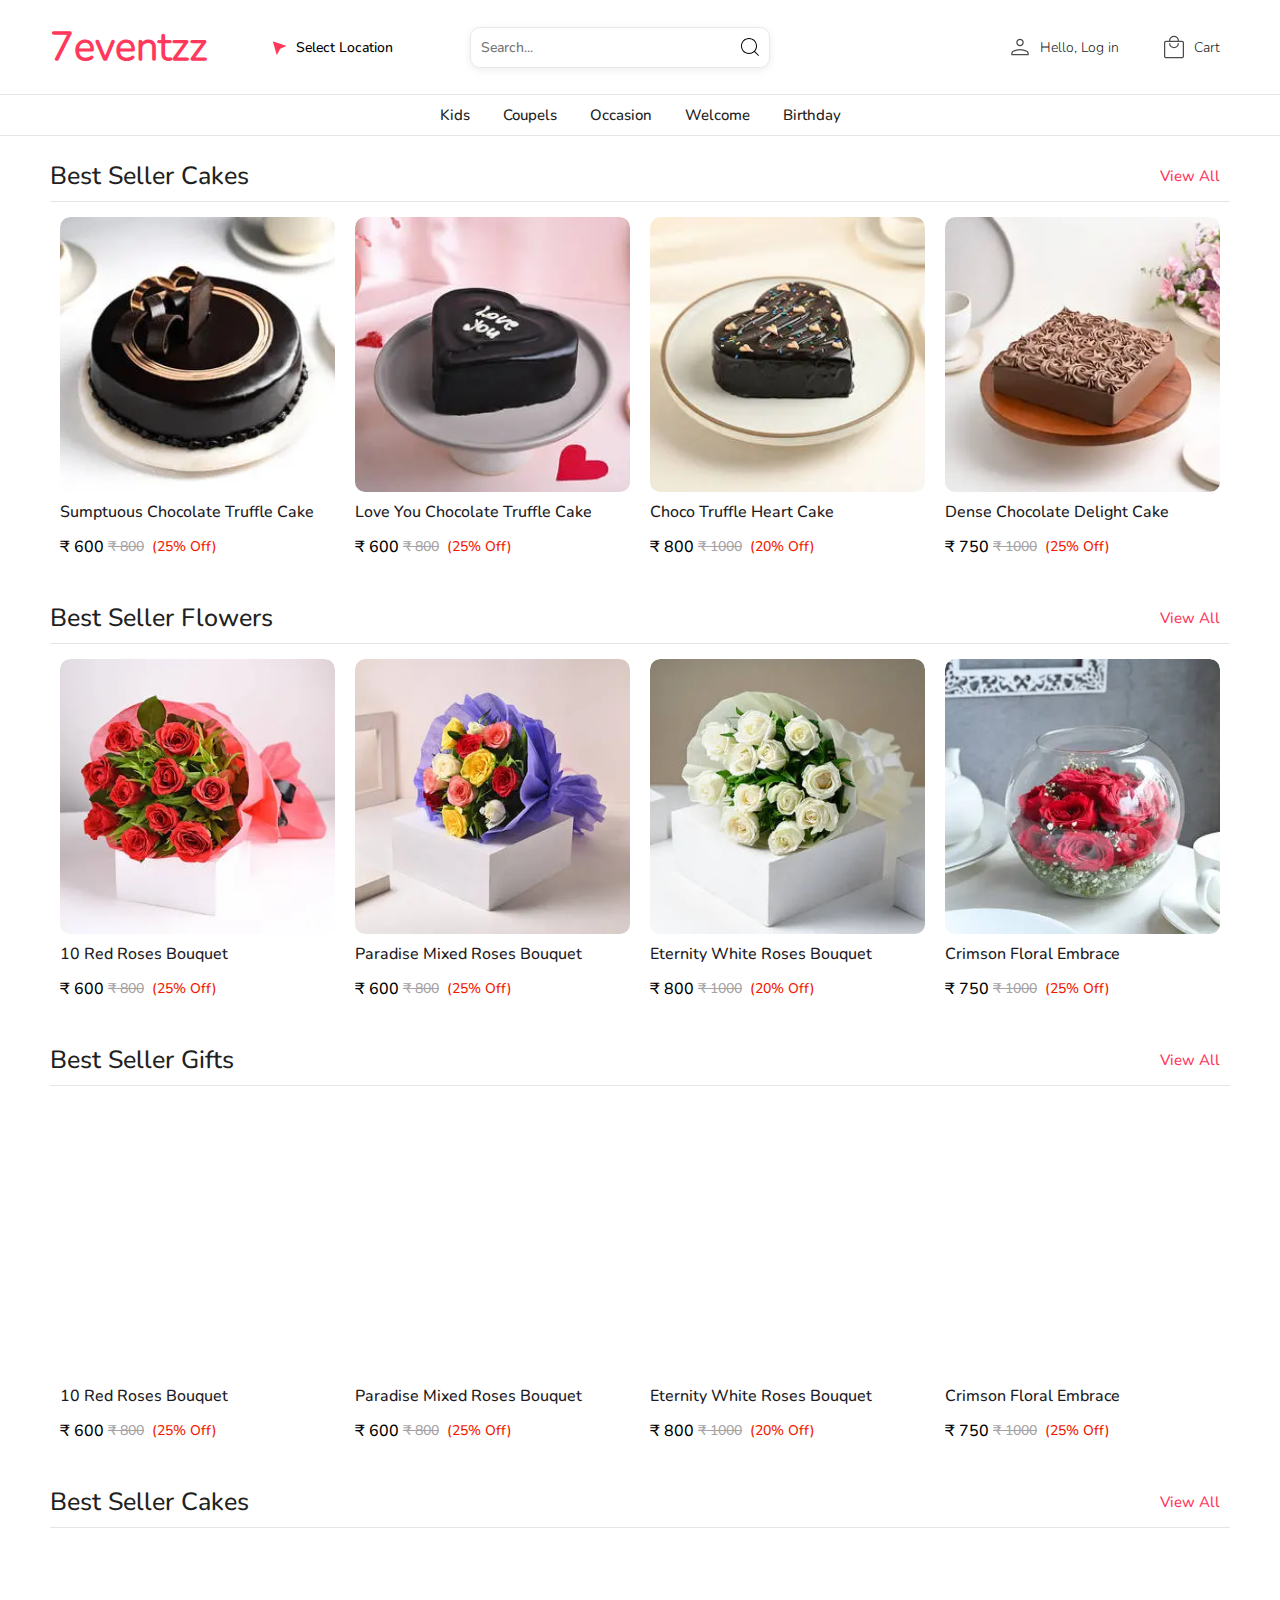
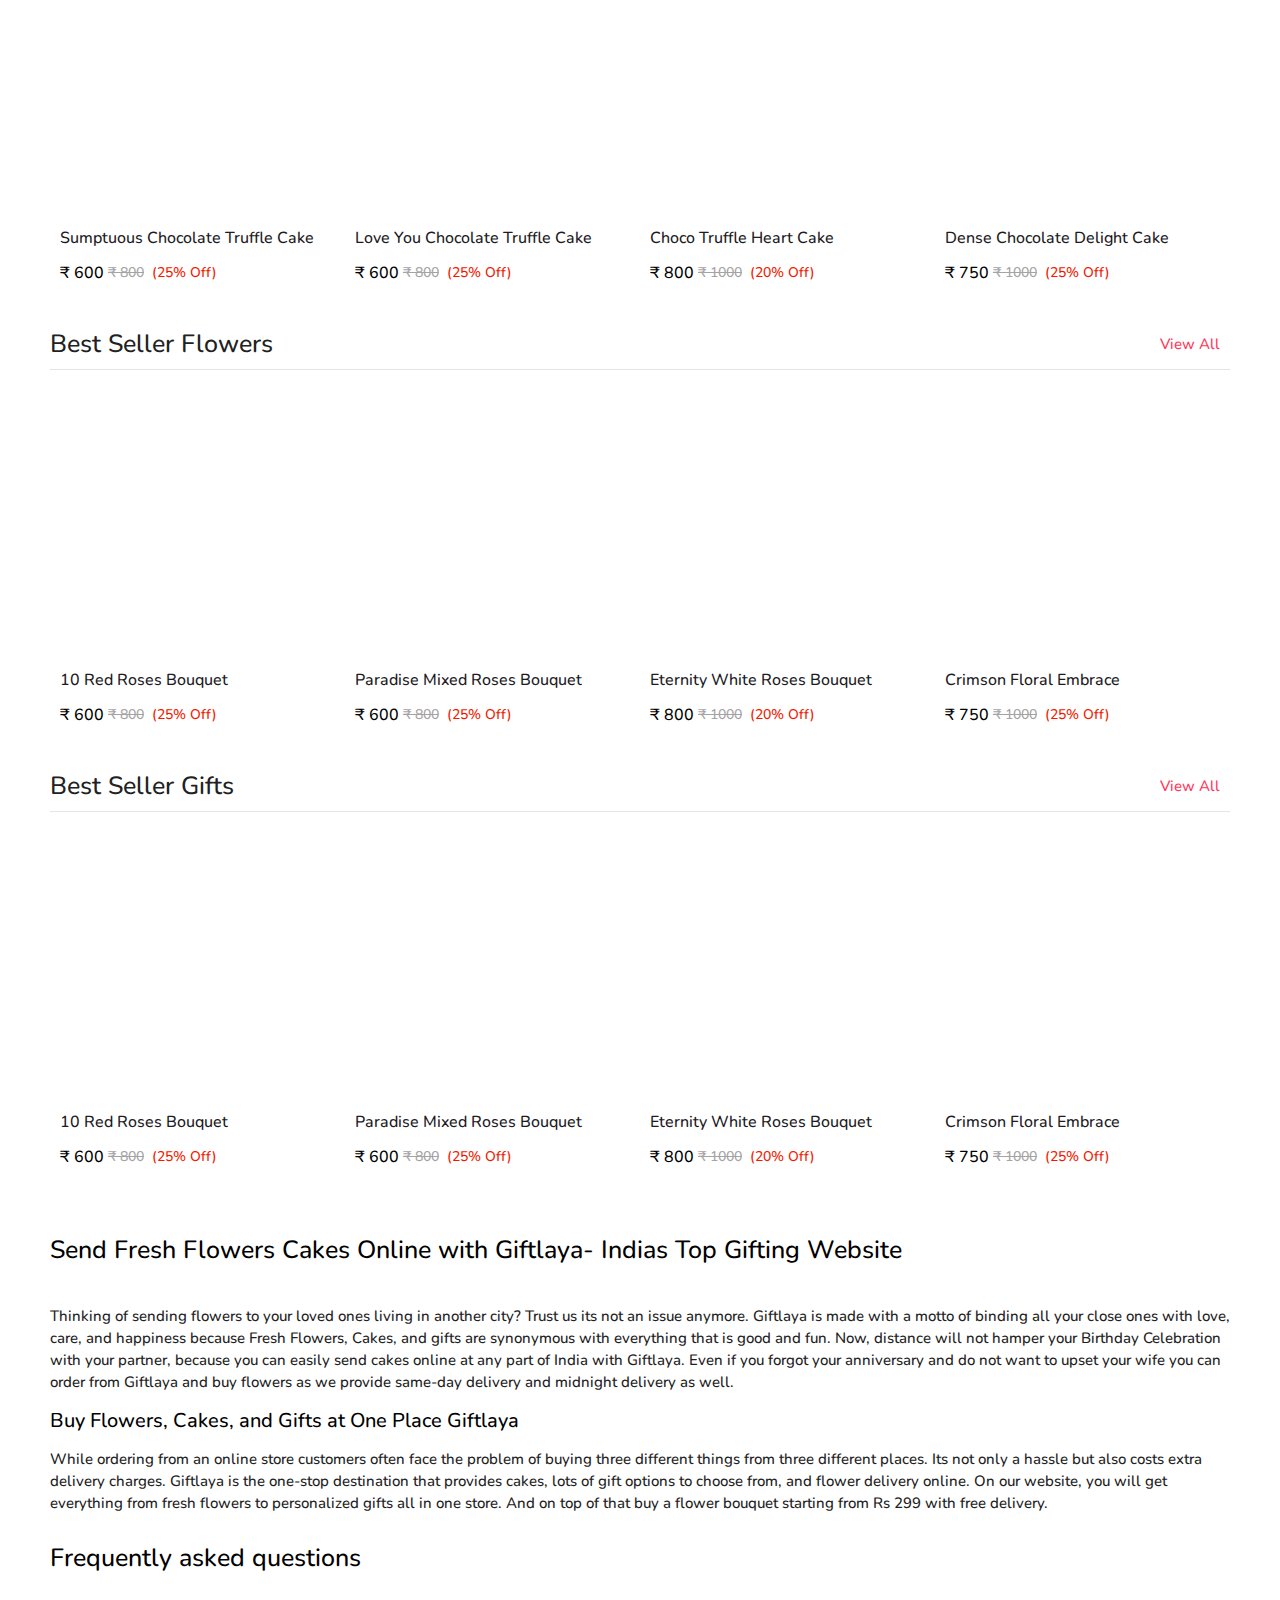
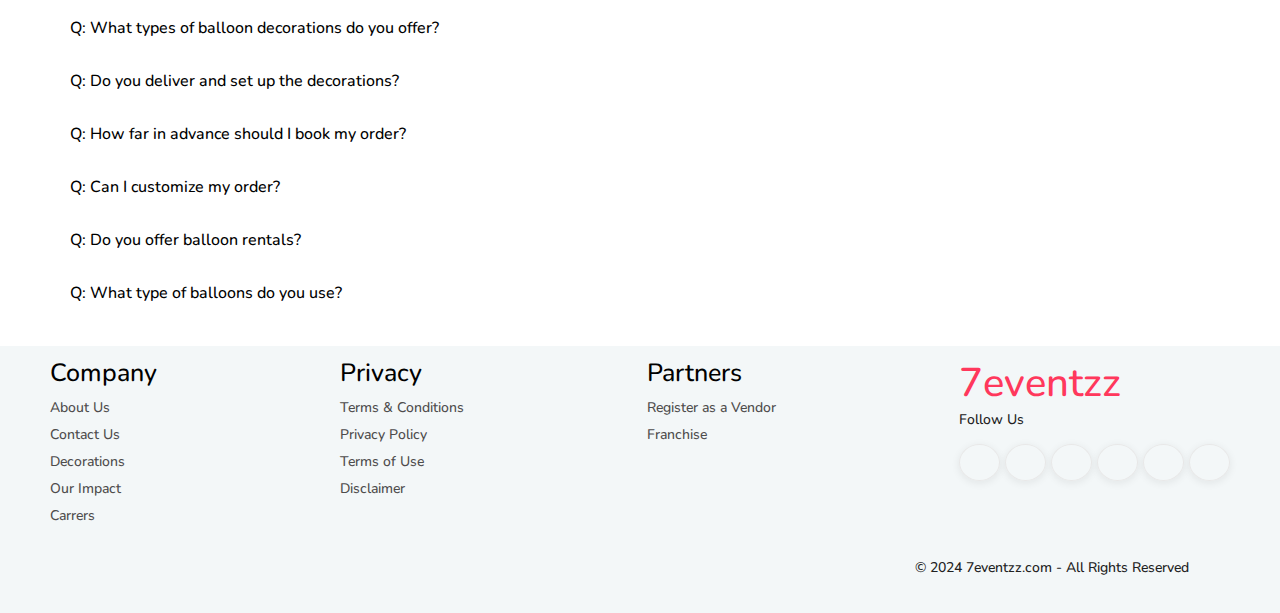
<file: index.html>
<!DOCTYPE html>
<html lang="en">
  <head>
    <meta charset="UTF-8" />
    <meta name="viewport" content="width=device-width, initial-scale=1.0" />
    <title>7eventzz</title>
    <link rel="stylesheet" href="assets/css/style.css" />
    <link rel="stylesheet" href="assets/css/common.css" />
  </head>
  <body>
    <header class="header">
      <nav class="navbar">
        <div class="logo">
          <button class="menuBtn" onclick="viewSidebar()">
            <img
              src="/assets/icons/menu.svg"
              alt="menu icon"
              height="25"
              width="25"
            />
          </button>
          <a href="/">7eventzz</a>
        </div>
        <button class="locationBtn" onclick="viewCityPopup()">
          <image
            src="./assets/icons/navigation.svg"
            alt=" navigation icon"
            height="25"
            width="25"
          />
          Select Location
        </button>
        <div class="searchHolder">
          <input type="text" placeholder="Search..." />
        </div>
        <div class="flex1"></div>
        <div class="navbarLinks">
          <a href="#">
            <img
              src="/assets/icons/user.svg"
              alt="user icon"
              height="20"
              width="20"
            />
            <span>Hello, Log in</span>
          </a>
          <a href="#">
            <img
              src="/assets/icons/cart.svg"
              alt="cart icon"
              height="20"
              width="20"
            />
            <span>Cart</span>
          </a>
        </div>
      </nav>

      <div class="footer-menu">
        <a href="index.html" class="footer-menu-link">
          <img
            src="assets/icons/active-home.svg"
            alt="home image"
            height="40"
            width="40"
            class="footer-menu-icon"
          />
          <img
            src="assets/icons/circle-fill.svg"
            alt="circle fill image"
            height="5"
            width="5"
            class="circle-fill"
          />
        </a>

        <a href="category.html" class="footer-menu-link">
          <img
            src="assets/icons/category.svg"
            alt="category image"
            height="40"
            width="40"
            class="footer-menu-icon"
          />
          <span>Category</span>
        </a>
        <button class="footer-menu-link" onclick="viewSearchbar()">
          <img
            src="assets/icons/search.svg"
            alt="category image"
            height="40"
            width="40"
            class="footer-menu-icon"
          />
          <span>Search</span>
        </button>
        <button class="footer-menu-link" onclick="viewSignin()">
          <img
            src="assets/icons/user.svg"
            alt="category image"
            height="40"
            width="40"
            class="footer-menu-icon"
          />
          <span>Sign In</span>
        </button>
        <a href="cart.html" class="footer-menu-link">
          <img
            src="assets/icons/cart.svg"
            alt="cart image"
            height="40"
            width="40"
            class="footer-menu-icon"
          />
          <span>Cart</span>
        </a>
      </div>
    </header>
    <div class="sidemenu-wrapper">
      <div class="sidemenu-modal" onclick="viewSidebar()"></div>
      <div class="dynamicLinks">
        <div class="user-controlls">
          <img
            src="assets/icons/user.webp"
            alt="user image"
            height="30"
            width="30"
          />
          <span class="close-sidemenu" onclick="viewSidebar()">✕</span>
          <div class="name-sign-options">
            <h2>Tom Holland</h2>
            <p>User</p>
            <div class="supportsignin-holder">
              <button onclick="viewSignin()">Sign In</button>
              <a href="contact.html">Support</a>
            </div>
          </div>
        </div>
        <div class="dynamicLinks-holder">
          <a href="#">Kids</a>
          <a href="#">Coupels</a>
          <a href="#">Occasion</a>
          <a href="#">Welcome</a>
          <a href="#">Birthday</a>
        </div>
      </div>
    </div>

    <main>
      <section class="container">
        <div class="products-heading">
          <h2>Best Seller Cakes</h2>
          <a href="category.html">View All</a>
        </div>
        <div class="products">
          <a href="category.html" class="link">
            <div class="imageHolder">
              <img
                src="/assets/images/p1.webp"
                alt="cake image"
                height="50"
                width="50"
                loading="eager"
              />
            </div>
            <p class="productName">Sumptuous Chocolate Truffle Cake</p>
            <div class="details">
              <span class="price">&#x20B9; 600</span>
              <span class="beforePrice">&#x20B9; 800</span>
              <span class="discount">(25% Off)</span>
            </div>
          </a>
          <a href="category.html" class="link">
            <div class="imageHolder">
              <img
                src="/assets/images/p2.webp"
                alt="cake image"
                height="50"
                width="50"
                loading="eager"
              />
            </div>
            <p class="productName">Love You Chocolate Truffle Cake</p>
            <div class="details">
              <span class="price">&#x20B9; 600</span>
              <span class="beforePrice">&#x20B9; 800</span>
              <span class="discount">(25% Off)</span>
            </div>
          </a>
          <a href="category.html" class="link">
            <div class="imageHolder">
              <img
                src="/assets/images/p3.webp"
                alt="cake image"
                height="50"
                width="50"
                loading="eager"
              />
            </div>
            <p class="productName">Choco Truffle Heart Cake</p>
            <div class="details">
              <span class="price">&#x20B9; 800</span>
              <span class="beforePrice">&#x20B9; 1000</span>
              <span class="discount">(20% Off)</span>
            </div>
          </a>
          <a href="category.html" class="link">
            <div class="imageHolder">
              <img
                src="/assets/images/p4.webp"
                alt="cake image"
                height="50"
                width="50"
                loading="eager"
              />
            </div>
            <p class="productName">Dense Chocolate Delight Cake</p>
            <div class="details">
              <span class="price">&#x20B9; 750</span>
              <span class="beforePrice">&#x20B9; 1000</span>
              <span class="discount">(25% Off)</span>
            </div>
          </a>
        </div>
      </section>
      <section class="container">
        <div class="products-heading">
          <h2>Best Seller Flowers</h2>
          <a href="category.html">View All</a>
        </div>
        <div class="products">
          <a href="category.html" class="link">
            <div class="imageHolder">
              <img
                src="/assets/images/f1.webp"
                alt="Flowers image"
                height="50"
                width="50"
                loading="eager"
              />
            </div>
            <p class="productName">10 Red Roses Bouquet</p>
            <div class="details">
              <span class="price">&#x20B9; 600</span>
              <span class="beforePrice">&#x20B9; 800</span>
              <span class="discount">(25% Off)</span>
            </div>
          </a>
          <a href="category.html" class="link">
            <div class="imageHolder">
              <img
                src="/assets/images/f2.webp"
                alt="Flowers image"
                height="50"
                width="50"
                loading="eager"
              />
            </div>
            <p class="productName">Paradise Mixed Roses Bouquet</p>
            <div class="details">
              <span class="price">&#x20B9; 600</span>
              <span class="beforePrice">&#x20B9; 800</span>
              <span class="discount">(25% Off)</span>
            </div>
          </a>
          <a href="category.html" class="link">
            <div class="imageHolder">
              <img
                src="/assets/images/f3.webp"
                alt="Flowers image"
                height="50"
                width="50"
                loading="eager"
              />
            </div>
            <p class="productName">Eternity White Roses Bouquet</p>
            <div class="details">
              <span class="price">&#x20B9; 800</span>
              <span class="beforePrice">&#x20B9; 1000</span>
              <span class="discount">(20% Off)</span>
            </div>
          </a>
          <a href="category.html" class="link">
            <div class="imageHolder">
              <img
                src="/assets/images/f4.webp"
                alt="Flowers image"
                height="50"
                width="50"
                loading="eager"
              />
            </div>
            <p class="productName">Crimson Floral Embrace</p>
            <div class="details">
              <span class="price">&#x20B9; 750</span>
              <span class="beforePrice">&#x20B9; 1000</span>
              <span class="discount">(25% Off)</span>
            </div>
          </a>
        </div>
      </section>
      <section class="container">
        <div class="products-heading">
          <h2>Best Seller Gifts</h2>
          <a href="category.html">View All</a>
        </div>
        <div class="products">
          <a href="category.html" class="link">
            <div class="imageHolder">
              <img
                src="/assets/images/g1.webp"
                alt="Gift image"
                height="50"
                width="50"
                loading="eager"
              />
            </div>
            <p class="productName">10 Red Roses Bouquet</p>
            <div class="details">
              <span class="price">&#x20B9; 600</span>
              <span class="beforePrice">&#x20B9; 800</span>
              <span class="discount">(25% Off)</span>
            </div>
          </a>
          <a href="category.html" class="link">
            <div class="imageHolder">
              <img
                src="/assets/images/g2.webp"
                alt="Gift image"
                height="50"
                width="50"
                loading="eager"
              />
            </div>
            <p class="productName">Paradise Mixed Roses Bouquet</p>
            <div class="details">
              <span class="price">&#x20B9; 600</span>
              <span class="beforePrice">&#x20B9; 800</span>
              <span class="discount">(25% Off)</span>
            </div>
          </a>
          <a href="category.html" class="link">
            <div class="imageHolder">
              <img
                src="/assets/images/g3.webp"
                alt="Gift image"
                height="50"
                width="50"
                loading="eager"
              />
            </div>
            <p class="productName">Eternity White Roses Bouquet</p>
            <div class="details">
              <span class="price">&#x20B9; 800</span>
              <span class="beforePrice">&#x20B9; 1000</span>
              <span class="discount">(20% Off)</span>
            </div>
          </a>
          <a href="category.html" class="link">
            <div class="imageHolder">
              <img
                src="/assets/images/g4.webp"
                alt="Gift image"
                height="50"
                width="50"
                loading="eager"
              />
            </div>
            <p class="productName">Crimson Floral Embrace</p>
            <div class="details">
              <span class="price">&#x20B9; 750</span>
              <span class="beforePrice">&#x20B9; 1000</span>
              <span class="discount">(25% Off)</span>
            </div>
          </a>
        </div>
      </section>
      <section class="container">
        <div class="products-heading">
          <h2>Best Seller Cakes</h2>
          <a href="category.html">View All</a>
        </div>
        <div class="products">
          <a href="category.html" class="link">
            <div class="imageHolder">
              <img
                src="/assets/images/p1.webp"
                alt="cake image"
                height="50"
                width="50"
                loading="eager"
              />
            </div>
            <p class="productName">Sumptuous Chocolate Truffle Cake</p>
            <div class="details">
              <span class="price">&#x20B9; 600</span>
              <span class="beforePrice">&#x20B9; 800</span>
              <span class="discount">(25% Off)</span>
            </div>
          </a>
          <a href="category.html" class="link">
            <div class="imageHolder">
              <img
                src="/assets/images/p2.webp"
                alt="cake image"
                height="50"
                width="50"
                loading="eager"
              />
            </div>
            <p class="productName">Love You Chocolate Truffle Cake</p>
            <div class="details">
              <span class="price">&#x20B9; 600</span>
              <span class="beforePrice">&#x20B9; 800</span>
              <span class="discount">(25% Off)</span>
            </div>
          </a>
          <a href="category.html" class="link">
            <div class="imageHolder">
              <img
                src="/assets/images/p3.webp"
                alt="cake image"
                height="50"
                width="50"
                loading="eager"
              />
            </div>
            <p class="productName">Choco Truffle Heart Cake</p>
            <div class="details">
              <span class="price">&#x20B9; 800</span>
              <span class="beforePrice">&#x20B9; 1000</span>
              <span class="discount">(20% Off)</span>
            </div>
          </a>
          <a href="category.html" class="link">
            <div class="imageHolder">
              <img
                src="/assets/images/p4.webp"
                alt="cake image"
                height="50"
                width="50"
                loading="eager"
              />
            </div>
            <p class="productName">Dense Chocolate Delight Cake</p>
            <div class="details">
              <span class="price">&#x20B9; 750</span>
              <span class="beforePrice">&#x20B9; 1000</span>
              <span class="discount">(25% Off)</span>
            </div>
          </a>
        </div>
      </section>
      <section class="container">
        <div class="products-heading">
          <h2>Best Seller Flowers</h2>
          <a href="category.html">View All</a>
        </div>
        <div class="products">
          <a href="category.html" class="link">
            <div class="imageHolder">
              <img
                src="/assets/images/f1.webp"
                alt="Flowers image"
                height="50"
                width="50"
                loading="eager"
              />
            </div>
            <p class="productName">10 Red Roses Bouquet</p>
            <div class="details">
              <span class="price">&#x20B9; 600</span>
              <span class="beforePrice">&#x20B9; 800</span>
              <span class="discount">(25% Off)</span>
            </div>
          </a>
          <a href="category.html" class="link">
            <div class="imageHolder">
              <img
                src="/assets/images/f2.webp"
                alt="Flowers image"
                height="50"
                width="50"
                loading="eager"
              />
            </div>
            <p class="productName">Paradise Mixed Roses Bouquet</p>
            <div class="details">
              <span class="price">&#x20B9; 600</span>
              <span class="beforePrice">&#x20B9; 800</span>
              <span class="discount">(25% Off)</span>
            </div>
          </a>
          <a href="category.html" class="link">
            <div class="imageHolder">
              <img
                src="/assets/images/f3.webp"
                alt="Flowers image"
                height="50"
                width="50"
                loading="eager"
              />
            </div>
            <p class="productName">Eternity White Roses Bouquet</p>
            <div class="details">
              <span class="price">&#x20B9; 800</span>
              <span class="beforePrice">&#x20B9; 1000</span>
              <span class="discount">(20% Off)</span>
            </div>
          </a>
          <a href="category.html" class="link">
            <div class="imageHolder">
              <img
                src="/assets/images/f4.webp"
                alt="Flowers image"
                height="50"
                width="50"
                loading="eager"
              />
            </div>
            <p class="productName">Crimson Floral Embrace</p>
            <div class="details">
              <span class="price">&#x20B9; 750</span>
              <span class="beforePrice">&#x20B9; 1000</span>
              <span class="discount">(25% Off)</span>
            </div>
          </a>
        </div>
      </section>
      <section class="container">
        <div class="products-heading">
          <h2>Best Seller Gifts</h2>
          <a href="category.html">View All</a>
        </div>
        <div class="products">
          <a href="category.html" class="link">
            <div class="imageHolder">
              <img
                src="/assets/images/g1.webp"
                alt="Gift image"
                height="50"
                width="50"
                loading="eager"
              />
            </div>
            <p class="productName">10 Red Roses Bouquet</p>
            <div class="details">
              <span class="price">&#x20B9; 600</span>
              <span class="beforePrice">&#x20B9; 800</span>
              <span class="discount">(25% Off)</span>
            </div>
          </a>
          <a href="category.html" class="link">
            <div class="imageHolder">
              <img
                src="/assets/images/g2.webp"
                alt="Gift image"
                height="50"
                width="50"
                loading="eager"
              />
            </div>
            <p class="productName">Paradise Mixed Roses Bouquet</p>
            <div class="details">
              <span class="price">&#x20B9; 600</span>
              <span class="beforePrice">&#x20B9; 800</span>
              <span class="discount">(25% Off)</span>
            </div>
          </a>
          <a href="category.html" class="link">
            <div class="imageHolder">
              <img
                src="/assets/images/g3.webp"
                alt="Gift image"
                height="50"
                width="50"
                loading="eager"
              />
            </div>
            <p class="productName">Eternity White Roses Bouquet</p>
            <div class="details">
              <span class="price">&#x20B9; 800</span>
              <span class="beforePrice">&#x20B9; 1000</span>
              <span class="discount">(20% Off)</span>
            </div>
          </a>
          <a href="category.html" class="link">
            <div class="imageHolder">
              <img
                src="/assets/images/g4.webp"
                alt="Gift image"
                height="50"
                width="50"
                loading="eager"
              />
            </div>
            <p class="productName">Crimson Floral Embrace</p>
            <div class="details">
              <span class="price">&#x20B9; 750</span>
              <span class="beforePrice">&#x20B9; 1000</span>
              <span class="discount">(25% Off)</span>
            </div>
          </a>
        </div>
      </section>
      <section class="seoContent">
        <h1>
          Send Fresh Flowers Cakes Online with Giftlaya- Indias Top Gifting
          Website
        </h1>

        <p>
          Thinking of sending flowers to your loved ones living in another city?
          Trust us its not an issue anymore. Giftlaya is made with a motto of
          binding all your close ones with love, care, and happiness because
          Fresh Flowers, Cakes, and gifts are synonymous with everything that is
          good and fun. Now, distance will not hamper your Birthday Celebration
          with your partner, because you can easily send cakes online at any
          part of India with Giftlaya. Even if you forgot your anniversary and
          do not want to upset your wife you can order from Giftlaya and buy
          flowers as we provide same-day delivery and midnight delivery as well.
        </p>

        <h2>Buy Flowers, Cakes, and Gifts at One Place Giftlaya</h2>

        <p>
          While ordering from an online store customers often face the problem
          of buying three different things from three different places. Its not
          only a hassle but also costs extra delivery charges. Giftlaya is the
          one-stop destination that provides cakes, lots of gift options to
          choose from, and flower delivery online. On our website, you will get
          everything from fresh flowers to personalized gifts all in one store.
          And on top of that buy a flower bouquet starting from Rs 299 with free
          delivery.
        </p>
      </section>
      <section class="faqContainer">
        <h2>
          Frequently asked questions
          <img
            src="/assets/icons/faq-home.svg"
            alt="question icon"
            height="25"
            width="25"
            loading="eager"
          />
        </h2>
        <div class="faqQnAs">
          <p class="questions">
            Q: What types of balloon decorations do you offer?
            <img
              src="/assets/icons/plus.svg"
              alt="plus icon"
              height="20"
              width="20"
            />
          </p>
          <div class="answers">
            We offer a wide variety of balloon decorations, including balloon
            arches, garlands, columns, centerpieces, organic balloon
            installations, balloon sculptures, and more! Browse our website or
            contact us for custom designs.
          </div>
          <p class="questions">
            Q: Do you deliver and set up the decorations?
            <img
              src="/assets/icons/plus.svg"
              alt="plus icon"
              height="20"
              width="20"
            />
          </p>
          <div class="answers">
            Yes, we offer delivery and setup for an additional fee within our
            service area. You can also choose to pick up your order at our
            location.
          </div>
          <p class="questions">
            Q: How far in advance should I book my order?
            <img
              src="/assets/icons/plus.svg"
              alt="plus icon"
              height="20"
              width="20"
            />
          </p>
          <div class="answers">
            We recommend booking at least 2 weeks in advance to ensure
            availability, especially for larger events. However, we can try to
            accommodate last-minute requests depending on our schedule.
          </div>
          <p class="questions">
            Q: Can I customize my order?
            <img
              src="/assets/icons/plus.svg"
              alt="plus icon"
              height="20"
              width="20"
            />
          </p>
          <div class="answers">
            Absolutely! We encourage you to tell us your vision and we will work
            with you to create a personalized balloon decoration that fits your
            theme and budget.
          </div>
          <p class="questions">
            Q: Do you offer balloon rentals?
            <img
              src="/assets/icons/plus.svg"
              alt="plus icon"
              height="20"
              width="20"
            />
          </p>
          <div class="answers">
            Not currently, but we are always looking for ways to improve our
            services.
          </div>
          <p class="questions">
            Q: What type of balloons do you use?
            <img
              src="/assets/icons/plus.svg"
              alt="plus icon"
              height="20"
              width="20"
            />
          </p>
          <div class="answers">
            We use high-quality, biodegradable latex balloons as well as Mylar
            balloons for specific designs.
          </div>
        </div>
      </section>
    </main>
    <footer>
      <div class="nestedFooter">
        <div class="footerLinks">
          <div>
            <h2 class="footerHeading">Company</h2>
            <div class="linkHolder">
              <a href="#" class="footerLink">About Us</a>
            </div>
            <div class="linkHolder">
              <a href="#" class="footerLink">Contact Us</a>
            </div>
            <div class="linkHolder">
              <a href="#" class="footerLink">Decorations</a>
            </div>
            <div class="linkHolder">
              <a href="#" class="footerLink">Our Impact</a>
            </div>
            <div class="linkHolder">
              <a href="#" class="footerLink">Carrers</a>
            </div>
          </div>
          <div>
            <h2 class="footerHeading">Privacy</h2>
            <div class="linkHolder">
              <a href="#" class="footerLink">Terms & Conditions</a>
            </div>
            <div class="linkHolder">
              <a href="#" class="footerLink">Privacy Policy</a>
            </div>
            <div class="linkHolder">
              <a href="#" class="footerLink">Terms of Use</a>
            </div>
            <div class="linkHolder">
              <a href="#" class="footerLink">Disclaimer</a>
            </div>
          </div>
          <div>
            <h2 class="footerHeading">Partners</h2>
            <div class="linkHolder">
              <a href="#" class="footerLink">Register as a Vendor</a>
            </div>
            <div class="linkHolder">
              <a href="#" class="footerLink">Franchise</a>
            </div>
          </div>
          <div>
            <h2 class="logoTxt">7eventzz</h2>
            <p>Follow Us</p>
            <div class="socials">
              <a href="#"
                ><img
                  src="/assets/icons/facebook_logo.webp"
                  alt="facebook"
                  height="25"
                  width="25"
              /></a>
              <a href="#"
                ><img
                  src="/assets/icons/twitter_logo.webp"
                  alt="twitter"
                  height="25"
                  width="25"
              /></a>
              <a href="#"
                ><img
                  src="/assets/icons/instagram_logo.webp"
                  alt="instagram"
                  height="25"
                  width="25"
              /></a>
              <a href="#"
                ><img
                  src="/assets/icons/youtube_logo.webp"
                  alt="youtube"
                  height="25"
                  width="25"
              /></a>
              <a href="#"
                ><img
                  src="/assets/icons/linkdin_logo.webp"
                  alt="linkedin"
                  height="25"
                  width="25"
              /></a>
              <a href="#"
                ><img
                  src="/assets/icons/pinterest_logo.webp"
                  alt="pinterest"
                  height="25"
                  width="25"
              /></a>
            </div>
          </div>
        </div>
        <div class="paymentMethods">
          <div class="paymentPortals">
            <img
              src="/assets/icons/visa.webp"
              alt="Visa"
              height="50"
              width="50"
              loading="eager"
            />
            <img
              src="/assets/icons/mastercard.webp"
              alt="Master Card"
              height="50"
              width="50"
              loading="eager"
            />
            <img
              src="/assets/icons/american_express.webp"
              alt="American Express"
              height="50"
              width="50"
              loading="eager"
            />
            <img
              src="/assets/icons/google_pay.webp"
              alt="Google Pay"
              height="50"
              width="50"
              loading="eager"
            />
          </div>
          <p>&copy; 2024 7eventzz.com - All Rights Reserved</p>
        </div>
      </div>
    </footer>

    <div class="modal-wrapper">
      <div class="modal" onclick="viewCityPopup()"></div>
      <div class="city-popup">
        <div class="city-header">
          <p>
            <img
              src="assets/icons/gps.webp"
              alt="location icon"
              height="25"
              width="25"
            />
            Select your location
          </p>
          <span onclick="viewCityPopup()">✕</span>
        </div>
        <div class="city-search">
          <input type="text" placeholder="Searchg city..." />
        </div>
        <div class="city-search-list">
          <button>
            <span
              ><img
                alt="Navigation image"
                loading="lazy"
                width="20"
                height="20"
                decoding="async"
                data-nimg="1"
                src="./assets/icons/navigation.svg"
                style="color: transparent"
              />Agra</span
            ><img
              alt="trending image"
              loading="lazy"
              width="20"
              height="20"
              decoding="async"
              data-nimg="1"
              src="./assets/icons/trending.svg"
              style="color: transparent"
            /></button
          ><button>
            <span
              ><img
                alt="Navigation image"
                loading="lazy"
                width="20"
                height="20"
                decoding="async"
                data-nimg="1"
                src="./assets/icons/navigation.svg"
                style="color: transparent"
              />Ahmedabad</span
            ><img
              alt="trending image"
              loading="lazy"
              width="20"
              height="20"
              decoding="async"
              data-nimg="1"
              src="./assets/icons/trending.svg"
              style="color: transparent"
            /></button
          ><button>
            <span
              ><img
                alt="Navigation image"
                loading="lazy"
                width="20"
                height="20"
                decoding="async"
                data-nimg="1"
                src="./assets/icons/navigation.svg"
                style="color: transparent"
              />Amritsar</span
            ><img
              alt="trending image"
              loading="lazy"
              width="20"
              height="20"
              decoding="async"
              data-nimg="1"
              src="./assets/icons/trending.svg"
              style="color: transparent"
            /></button
          ><button>
            <span
              ><img
                alt="Navigation image"
                loading="lazy"
                width="20"
                height="20"
                decoding="async"
                data-nimg="1"
                src="./assets/icons/navigation.svg"
                style="color: transparent"
              />Aurangabad</span
            ><img
              alt="trending image"
              loading="lazy"
              width="20"
              height="20"
              decoding="async"
              data-nimg="1"
              src="./assets/icons/trending.svg"
              style="color: transparent"
            /></button
          ><button>
            <span
              ><img
                alt="Navigation image"
                loading="lazy"
                width="20"
                height="20"
                decoding="async"
                data-nimg="1"
                src="./assets/icons/navigation.svg"
                style="color: transparent"
              />Bangalore</span
            ><img
              alt="trending image"
              loading="lazy"
              width="20"
              height="20"
              decoding="async"
              data-nimg="1"
              src="./assets/icons/trending.svg"
              style="color: transparent"
            /></button
          ><button>
            <span
              ><img
                alt="Navigation image"
                loading="lazy"
                width="20"
                height="20"
                decoding="async"
                data-nimg="1"
                src="./assets/icons/navigation.svg"
                style="color: transparent"
              />Bhopal</span
            ><img
              alt="trending image"
              loading="lazy"
              width="20"
              height="20"
              decoding="async"
              data-nimg="1"
              src="./assets/icons/trending.svg"
              style="color: transparent"
            /></button
          ><button>
            <span
              ><img
                alt="Navigation image"
                loading="lazy"
                width="20"
                height="20"
                decoding="async"
                data-nimg="1"
                src="./assets/icons/navigation.svg"
                style="color: transparent"
              />Bhubaneswar</span
            ><img
              alt="trending image"
              loading="lazy"
              width="20"
              height="20"
              decoding="async"
              data-nimg="1"
              src="./assets/icons/trending.svg"
              style="color: transparent"
            /></button
          ><button>
            <span
              ><img
                alt="Navigation image"
                loading="lazy"
                width="20"
                height="20"
                decoding="async"
                data-nimg="1"
                src="./assets/icons/navigation.svg"
                style="color: transparent"
              />Coimbatore</span
            ><img
              alt="trending image"
              loading="lazy"
              width="20"
              height="20"
              decoding="async"
              data-nimg="1"
              src="./assets/icons/trending.svg"
              style="color: transparent"
            /></button
          ><button>
            <span
              ><img
                alt="Navigation image"
                loading="lazy"
                width="20"
                height="20"
                decoding="async"
                data-nimg="1"
                src="./assets/icons/navigation.svg"
                style="color: transparent"
              />Chandigarh</span
            ><img
              alt="trending image"
              loading="lazy"
              width="20"
              height="20"
              decoding="async"
              data-nimg="1"
              src="./assets/icons/trending.svg"
              style="color: transparent"
            /></button
          ><button>
            <span
              ><img
                alt="Navigation image"
                loading="lazy"
                width="20"
                height="20"
                decoding="async"
                data-nimg="1"
                src="./assets/icons/navigation.svg"
                style="color: transparent"
              />Chennai</span
            ><img
              alt="trending image"
              loading="lazy"
              width="20"
              height="20"
              decoding="async"
              data-nimg="1"
              src="./assets/icons/trending.svg"
              style="color: transparent"
            /></button
          ><button>
            <span
              ><img
                alt="Navigation image"
                loading="lazy"
                width="20"
                height="20"
                decoding="async"
                data-nimg="1"
                src="./assets/icons/navigation.svg"
                style="color: transparent"
              />Delhi</span
            ><img
              alt="trending image"
              loading="lazy"
              width="20"
              height="20"
              decoding="async"
              data-nimg="1"
              src="./assets/icons/trending.svg"
              style="color: transparent"
            /></button
          ><button>
            <span
              ><img
                alt="Navigation image"
                loading="lazy"
                width="20"
                height="20"
                decoding="async"
                data-nimg="1"
                src="./assets/icons/navigation.svg"
                style="color: transparent"
              />Dehradun</span
            ><img
              alt="trending image"
              loading="lazy"
              width="20"
              height="20"
              decoding="async"
              data-nimg="1"
              src="./assets/icons/trending.svg"
              style="color: transparent"
            /></button
          ><button>
            <span
              ><img
                alt="Navigation image"
                loading="lazy"
                width="20"
                height="20"
                decoding="async"
                data-nimg="1"
                src="./assets/icons/navigation.svg"
                style="color: transparent"
              />Goa</span
            ><img
              alt="trending image"
              loading="lazy"
              width="20"
              height="20"
              decoding="async"
              data-nimg="1"
              src="./assets/icons/trending.svg"
              style="color: transparent"
            /></button
          ><button>
            <span
              ><img
                alt="Navigation image"
                loading="lazy"
                width="20"
                height="20"
                decoding="async"
                data-nimg="1"
                src="./assets/icons/navigation.svg"
                style="color: transparent"
              />Ghaziabad</span
            ><img
              alt="trending image"
              loading="lazy"
              width="20"
              height="20"
              decoding="async"
              data-nimg="1"
              src="./assets/icons/trending.svg"
              style="color: transparent"
            /></button
          ><button>
            <span
              ><img
                alt="Navigation image"
                loading="lazy"
                width="20"
                height="20"
                decoding="async"
                data-nimg="1"
                src="./assets/icons/navigation.svg"
                style="color: transparent"
              />Guntur</span
            ><img
              alt="trending image"
              loading="lazy"
              width="20"
              height="20"
              decoding="async"
              data-nimg="1"
              src="./assets/icons/trending.svg"
              style="color: transparent"
            /></button
          ><button>
            <span
              ><img
                alt="Navigation image"
                loading="lazy"
                width="20"
                height="20"
                decoding="async"
                data-nimg="1"
                src="./assets/icons/navigation.svg"
                style="color: transparent"
              />Gurugram</span
            ><img
              alt="trending image"
              loading="lazy"
              width="20"
              height="20"
              decoding="async"
              data-nimg="1"
              src="./assets/icons/trending.svg"
              style="color: transparent"
            /></button
          ><button>
            <span
              ><img
                alt="Navigation image"
                loading="lazy"
                width="20"
                height="20"
                decoding="async"
                data-nimg="1"
                src="./assets/icons/navigation.svg"
                style="color: transparent"
              />Indore</span
            ><img
              alt="trending image"
              loading="lazy"
              width="20"
              height="20"
              decoding="async"
              data-nimg="1"
              src="./assets/icons/trending.svg"
              style="color: transparent"
            /></button
          ><button>
            <span
              ><img
                alt="Navigation image"
                loading="lazy"
                width="20"
                height="20"
                decoding="async"
                data-nimg="1"
                src="./assets/icons/navigation.svg"
                style="color: transparent"
              />Jammu</span
            ><img
              alt="trending image"
              loading="lazy"
              width="20"
              height="20"
              decoding="async"
              data-nimg="1"
              src="./assets/icons/trending.svg"
              style="color: transparent"
            /></button
          ><button>
            <span
              ><img
                alt="Navigation image"
                loading="lazy"
                width="20"
                height="20"
                decoding="async"
                data-nimg="1"
                src="./assets/icons/navigation.svg"
                style="color: transparent"
              />Jamshedpur</span
            ><img
              alt="trending image"
              loading="lazy"
              width="20"
              height="20"
              decoding="async"
              data-nimg="1"
              src="./assets/icons/trending.svg"
              style="color: transparent"
            /></button
          ><button>
            <span
              ><img
                alt="Navigation image"
                loading="lazy"
                width="20"
                height="20"
                decoding="async"
                data-nimg="1"
                src="./assets/icons/navigation.svg"
                style="color: transparent"
              />Ludhiana</span
            ><img
              alt="trending image"
              loading="lazy"
              width="20"
              height="20"
              decoding="async"
              data-nimg="1"
              src="./assets/icons/trending.svg"
              style="color: transparent"
            /></button
          ><button>
            <span
              ><img
                alt="Navigation image"
                loading="lazy"
                width="20"
                height="20"
                decoding="async"
                data-nimg="1"
                src="./assets/icons/navigation.svg"
                style="color: transparent"
              />Hydrabad</span
            ><img
              alt="trending image"
              loading="lazy"
              width="20"
              height="20"
              decoding="async"
              data-nimg="1"
              src="./assets/icons/trending.svg"
              style="color: transparent"
            /></button
          ><button>
            <span
              ><img
                alt="Navigation image"
                loading="lazy"
                width="20"
                height="20"
                decoding="async"
                data-nimg="1"
                src="./assets/icons/navigation.svg"
                style="color: transparent"
              />Jaipur</span
            ><img
              alt="trending image"
              loading="lazy"
              width="20"
              height="20"
              decoding="async"
              data-nimg="1"
              src="./assets/icons/trending.svg"
              style="color: transparent"
            /></button
          ><button>
            <span
              ><img
                alt="Navigation image"
                loading="lazy"
                width="20"
                height="20"
                decoding="async"
                data-nimg="1"
                src="./assets/icons/navigation.svg"
                style="color: transparent"
              />Kolkata</span
            ><img
              alt="trending image"
              loading="lazy"
              width="20"
              height="20"
              decoding="async"
              data-nimg="1"
              src="./assets/icons/trending.svg"
              style="color: transparent"
            /></button
          ><button>
            <span
              ><img
                alt="Navigation image"
                loading="lazy"
                width="20"
                height="20"
                decoding="async"
                data-nimg="1"
                src="./assets/icons/navigation.svg"
                style="color: transparent"
              />Lucknow</span
            ><img
              alt="trending image"
              loading="lazy"
              width="20"
              height="20"
              decoding="async"
              data-nimg="1"
              src="./assets/icons/trending.svg"
              style="color: transparent"
            />
          </button>
        </div>
      </div>
    </div>
    <div class="sign-in-modal">
      <div class="modal" onclick="viewSignin()"></div>

      <div class="sign-in-dialogue">
        <h2>Sign up / Sign in</h2>
        <p>
          Enjoy the convenience of a single account across all participating
          brands
        </p>

        <button class="close-signin" onclick="viewSignin()">
          <img
            src="assets/icons/close.svg"
            alt="close icon"
            height="25"
            width
          />
        </button>

        <div class="signin-form-holder">
          <form class="signin-form" id="first-form">
            <label for="name">Name</label>
            <div class="input-fields">
              <input
                type="text"
                placeholder="Enter your name"
                required
                id="name"
                name="name"
              />
              <img
                src="assets/icons/green-check-icon.svg"
                alt="green-check-icon"
                height="20"
                width="20"
                class="input-expressions hidden correct-name"
              />
              <img
                src="assets/icons/red-close-icon.svg"
                alt="green-check-icon"
                height="20"
                width="20"
                class="input-expressions hidden wrong-name"
              />
              <p class="wrong-name hidden">*Incorrect name detected</p>
            </div>
            <label for="number">Mobile Number</label>

            <div class="input-fields">
              <input
                type="tel"
                placeholder="Enter your mobile number"
                required
                id="number"
                name="number"
                maxlength="10"
                class="number"
              />
              <img
                src="assets/icons/green-check-icon.svg"
                alt="green-check-icon"
                height="20"
                width="20"
                class="input-expressions hidden correct-number"
              />
              <img
                src="assets/icons/red-close-icon.svg"
                alt="green-check-icon"
                height="20"
                width="20"
                class="input-expressions hidden wrong-number"
              />
              <p class="wrong-number hidden">*Incorrect number detected</p>
            </div>
            <p>
              By creating your account you agree to our
              <a href="#">Terms & Conditions </a>
            </p>
            <button type="submit">Next</button>
          </form>
          <form class="signin-form hidden" id="second-form">
            <label for="password">Create Password</label>
            <div class="input-fields">
              <input
                type="password"
                placeholder="Enter your password"
                required
                name="password"
                id="password"
              />
              <img
                src="assets/icons/eye-slash.svg"
                alt="eye slash icon"
                height="20"
                width="20"
                class="password-view"
              />
              <img
                src="assets/icons/green-check-icon.svg"
                alt="green-check-icon"
                height="20"
                width="20"
                class="input-expressions hidden correct-password"
              />
              <img
                src="assets/icons/red-close-icon.svg"
                alt="green-check-icon"
                height="20"
                width="20"
                class="input-expressions hidden wrong-number"
              />
              <p class="wrong-password">*Minimum 6 characters required</p>
            </div>
            <button type="submit">Next</button>
          </form>
        </div>
      </div>
    </div>

    <div class="search-container">
      <div class="search-container-heading">
        <h2>Search</h2>
        <button onclick="viewSearchbar()">✕</button>
      </div>
      <form action="" method="post" class="search-holder">
        <input type="text" placeholder="Search decorations..." />
      </form>
      <p class="trending-text">
        Trendings
        <img
          src="assets/icons/fire.svg"
          alt="fire icon"
          height="20"
          width="20"
        />
      </p>

      <div class="trending-container">
        <button class="trending-btn">
          Birthday
          <img
            src="assets/icons/trending.svg"
            alt="trending icon"
            height="20"
            width="20"
          />
        </button>
        <button class="trending-btn">
          Anniversary
          <img
            src="assets/icons/trending.svg"
            alt="trending icon"
            height="20"
            width="20"
          />
        </button>
        <button class="trending-btn">
          Welcome Baby
          <img
            src="assets/icons/trending.svg"
            alt="trending icon"
            height="20"
            width="20"
          />
        </button>
        <button class="trending-btn">
          Car Decor
          <img
            src="assets/icons/trending.svg"
            alt="trending icon"
            height="20"
            width="20"
          />
        </button>
        <button class="trending-btn">
          Cabana
          <img
            src="assets/icons/trending.svg"
            alt="trending icon"
            height="20"
            width="20"
          />
        </button>
      </div>
    </div>

    <script defer src="./assets/js/script.js"></script>
    <script defer src="./assets/js/cart.js"></script>
  </body>
</html>
</file>
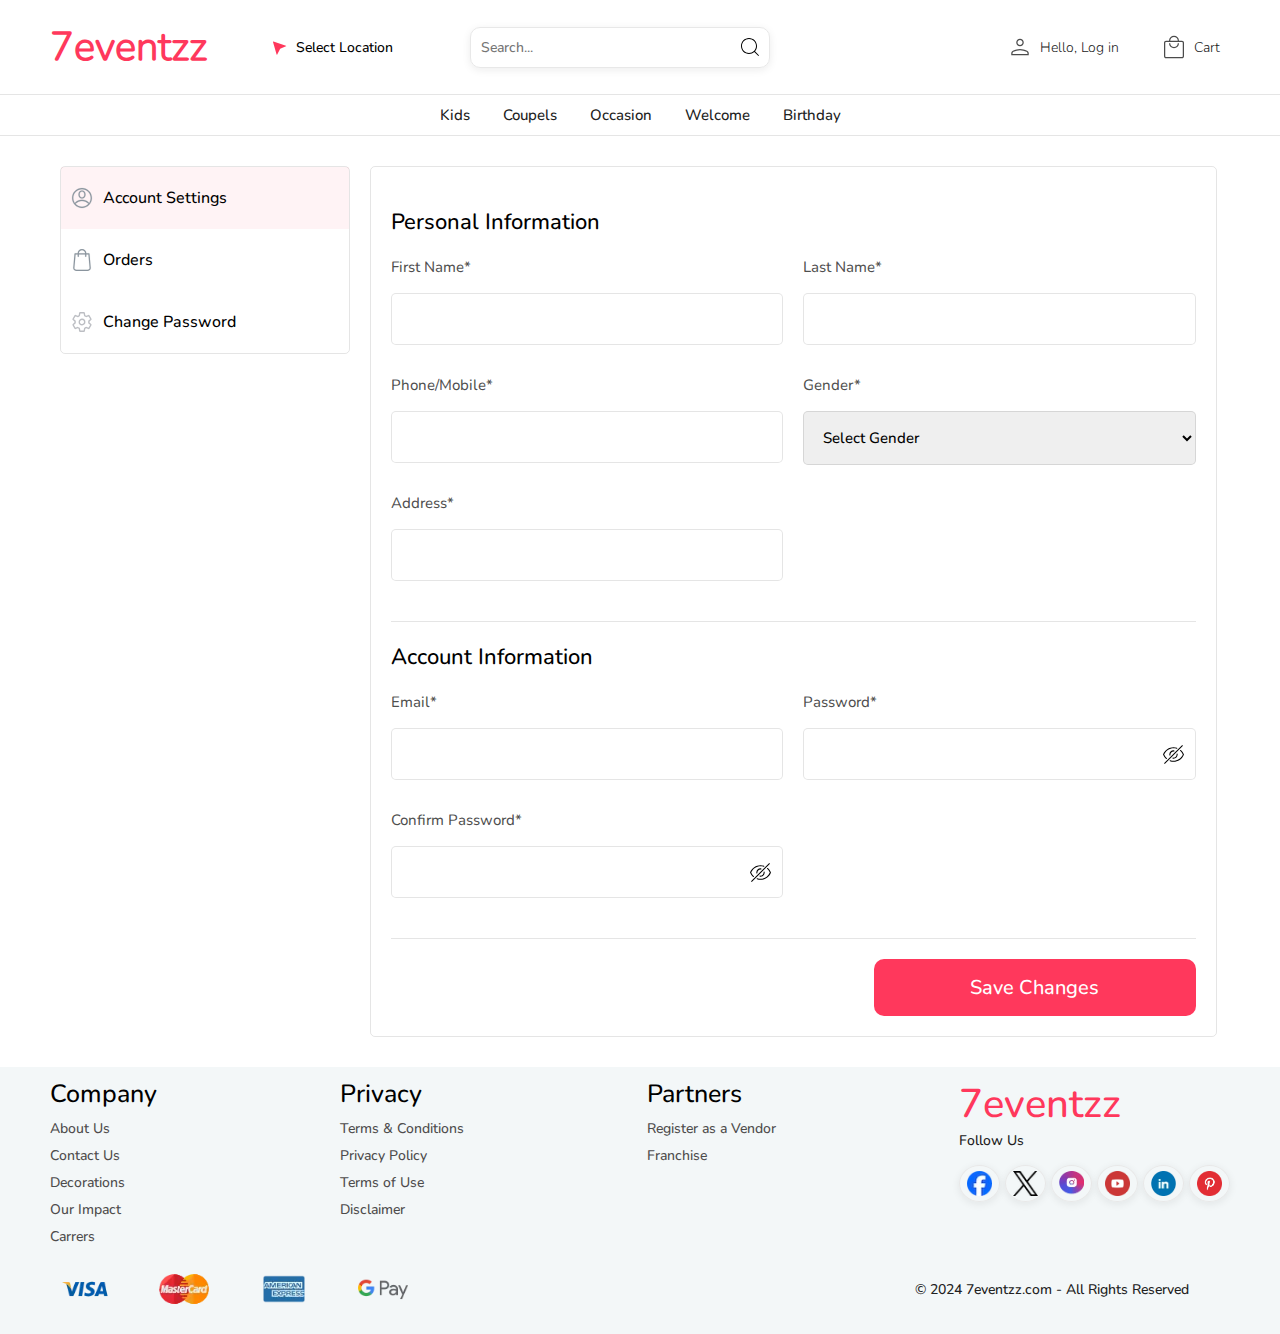
<file: account-settings.html>
<!DOCTYPE html>
<html lang="en">
  <head>
    <meta charset="UTF-8" />
    <meta name="viewport" content="width=device-width, initial-scale=1.0" />
    <title>Account Settings</title>
    <link rel="stylesheet" href="assets/css/common.css" />
    <link rel="stylesheet" href="assets/css/account-settings.css" />
  </head>
  <body>
    <header class="header">
      <nav class="navbar">
        <div class="logo">
          <button class="menuBtn" onclick="viewSidebar()">
            <img
              src="/assets/icons/menu.svg"
              alt="menu icon"
              height="25"
              width="25"
            />
          </button>
          <a href="/">7eventzz</a>
        </div>
        <button class="locationBtn" onclick="viewCityPopup()">
          <image
            src="./assets/icons/navigation.svg"
            alt=" navigation icon"
            height="25"
            width="25"
          />
          Select Location
        </button>
        <div class="searchHolder">
          <input type="text" placeholder="Search..." />
        </div>
        <div class="flex1"></div>
        <div class="navbarLinks">
          <a href="#">
            <img
              src="/assets/icons/user.svg"
              alt="user icon"
              height="20"
              width="20"
            />
            <span>Hello, Log in</span>
          </a>
          <a href="#">
            <img
              src="/assets/icons/cart.svg"
              alt="cart icon"
              height="20"
              width="20"
            />
            <span>Cart</span>
          </a>
        </div>
      </nav>
      <div class="footer-menu">
        <a href="index.html" class="footer-menu-link">
          <img
            src="assets/icons/home.svg"
            alt="home image"
            height="40"
            width="40"
            class="footer-menu-icon"
          />
          <span>Home</span>
        </a>

        <a href="category.html" class="footer-menu-link">
          <img
            src="assets/icons/category.svg"
            alt="category image"
            height="40"
            width="40"
            class="footer-menu-icon"
          />
          <span>Category</span>
        </a>
        <button class="footer-menu-link" onclick="viewSearchbar()">
          <img
            src="assets/icons/search.svg"
            alt="category image"
            height="40"
            width="40"
            class="footer-menu-icon"
          />
          <span>Search</span>
        </button>
        <button class="footer-menu-link" onclick="viewSignin()">
          <img
            src="assets/icons/user.svg"
            alt="category image"
            height="40"
            width="40"
            class="footer-menu-icon"
          />
          <span>Sign In</span>
        </button>
        <a href="cart.html" class="footer-menu-link">
          <img
            src="assets/icons/cart.svg"
            alt="cart image"
            height="40"
            width="40"
            class="footer-menu-icon"
          />
          <span>Cart</span>
        </a>
      </div>
    </header>
    <div class="sidemenu-wrapper">
      <div class="sidemenu-modal" onclick="viewSidebar()"></div>
      <div class="dynamicLinks">
        <div class="user-controlls">
          <img
            src="assets/icons/user.webp"
            alt="user image"
            height="30"
            width="30"
          />
          <span class="close-sidemenu" onclick="viewSidebar()">✕</span>
          <div class="name-sign-options">
            <h2>Tom Holland</h2>
            <p>User</p>
            <div class="supportsignin-holder">
              <button onclick="viewSignin()">Sign In</button>
              <a href="contact.html">Support</a>
            </div>
          </div>
        </div>
        <div class="dynamicLinks-holder">
          <a href="#">Kids</a>
          <a href="#">Coupels</a>
          <a href="#">Occasion</a>
          <a href="#">Welcome</a>
          <a href="#">Birthday</a>
        </div>
      </div>
    </div>

    <main>
      <div class="container">
        <div>
          <div class="menu-links">
            <a href="account-settings.html" class="active-nav">
              <svg
                width="22"
                height="22"
                viewBox="0 0 22 22"
                fill="none"
                xmlns="http://www.w3.org/2000/svg"
                class="w-5 md:w-[22px] h-5 md:h-[22px]"
              >
                <path
                  d="M20.9001 10.9996C20.9001 5.52799 16.4723 1.09961 11.0001 1.09961C5.52848 1.09961 1.1001 5.52739 1.1001 10.9996C1.1001 16.4227 5.49087 20.8996 11.0001 20.8996C16.4867 20.8996 20.9001 16.4477 20.9001 10.9996ZM11.0001 2.25977C15.8193 2.25977 19.7399 6.18043 19.7399 10.9996C19.7399 12.7625 19.2156 14.457 18.2432 15.8922C14.3386 11.6921 7.66873 11.6845 3.75698 15.8922C2.78459 14.457 2.26025 12.7625 2.26025 10.9996C2.26025 6.18043 6.18092 2.25977 11.0001 2.25977ZM4.48056 16.8197C7.95227 12.9256 14.0488 12.9266 17.5195 16.8197C14.0361 20.7168 7.96541 20.718 4.48056 16.8197Z"
                  fill="#8C969F"
                  stroke="#8C969F"
                  stroke-width="0.2"
                ></path>
                <path
                  d="M11 11.5801C12.9191 11.5801 14.4805 10.0187 14.4805 8.09961V6.93945C14.4805 5.02036 12.9191 3.45898 11 3.45898C9.08091 3.45898 7.51953 5.02036 7.51953 6.93945V8.09961C7.51953 10.0187 9.08091 11.5801 11 11.5801ZM8.67969 6.93945C8.67969 5.65996 9.7205 4.61914 11 4.61914C12.2795 4.61914 13.3203 5.65996 13.3203 6.93945V8.09961C13.3203 9.3791 12.2795 10.4199 11 10.4199C9.7205 10.4199 8.67969 9.3791 8.67969 8.09961V6.93945Z"
                  fill="#8C969F"
                  stroke="#8C969F"
                  stroke-width="0.2"
                ></path>
              </svg>
              Account Settings
            </a>
            <a href="orders.html">
              <svg
                width="22"
                height="22"
                viewBox="0 0 22 22"
                fill="none"
                xmlns="http://www.w3.org/2000/svg"
                class="w-5 md:w-[22px] h-5 md:h-[22px]"
              >
                <g clip-path="url(#clip0)">
                  <path
                    d="M19.8001 19.0172L18.5403 4.8319C18.5133 4.51697 18.2479 4.27853 17.9375 4.27853H15.3461C15.3101 1.91207 13.3755 0 11.0001 0C8.6246 0 6.69003 1.91207 6.65404 4.27853H4.06263C3.7477 4.27853 3.48676 4.51697 3.45977 4.8319L2.20006 19.0172C2.20006 19.0352 2.19556 19.0532 2.19556 19.0712C2.19556 20.6863 3.67572 22 5.49781 22H16.5023C18.3244 22 19.8046 20.6863 19.8046 19.0712C19.8046 19.0532 19.8046 19.0352 19.8001 19.0172ZM11.0001 1.21472C12.7052 1.21472 14.0954 2.58241 14.1313 4.27853H7.86877C7.90476 2.58241 9.29494 1.21472 11.0001 1.21472ZM16.5023 20.7853H5.49781C4.35507 20.7853 3.42828 20.0294 3.41028 19.0982L4.61601 5.49775H6.64954V7.34233C6.64954 7.67975 6.91948 7.94969 7.25691 7.94969C7.59433 7.94969 7.86427 7.67975 7.86427 7.34233V5.49775H14.1313V7.34233C14.1313 7.67975 14.4013 7.94969 14.7387 7.94969C15.0761 7.94969 15.3461 7.67975 15.3461 7.34233V5.49775H17.3796L18.5898 19.0982C18.5718 20.0294 17.6405 20.7853 16.5023 20.7853Z"
                    fill="#8C969F"
                    stroke="#8C969F"
                    stroke-width="0.1"
                  ></path>
                </g>
                <defs>
                  <clipPath id="clip0">
                    <rect width="22" height="22" fill="white"></rect>
                  </clipPath>
                </defs>
              </svg>
              Orders
            </a>
            <a href="change-password.html">
              <svg
                stroke="#BCBEC3"
                fill="currentColor"
                stroke-width="0"
                viewBox="0 0 512 512"
                class="w-5 md:w-[22px] h-5 md:h-[22px] text-[#8C969F]"
                height="22"
                width="22"
              >
                <path
                  fill="none"
                  stroke-linecap="round"
                  stroke-linejoin="round"
                  stroke-width="32"
                  d="M262.29 192.31a64 64 0 1 0 57.4 57.4 64.13 64.13 0 0 0-57.4-57.4zM416.39 256a154.34 154.34 0 0 1-1.53 20.79l45.21 35.46a10.81 10.81 0 0 1 2.45 13.75l-42.77 74a10.81 10.81 0 0 1-13.14 4.59l-44.9-18.08a16.11 16.11 0 0 0-15.17 1.75A164.48 164.48 0 0 1 325 400.8a15.94 15.94 0 0 0-8.82 12.14l-6.73 47.89a11.08 11.08 0 0 1-10.68 9.17h-85.54a11.11 11.11 0 0 1-10.69-8.87l-6.72-47.82a16.07 16.07 0 0 0-9-12.22 155.3 155.3 0 0 1-21.46-12.57 16 16 0 0 0-15.11-1.71l-44.89 18.07a10.81 10.81 0 0 1-13.14-4.58l-42.77-74a10.8 10.8 0 0 1 2.45-13.75l38.21-30a16.05 16.05 0 0 0 6-14.08c-.36-4.17-.58-8.33-.58-12.5s.21-8.27.58-12.35a16 16 0 0 0-6.07-13.94l-38.19-30A10.81 10.81 0 0 1 49.48 186l42.77-74a10.81 10.81 0 0 1 13.14-4.59l44.9 18.08a16.11 16.11 0 0 0 15.17-1.75A164.48 164.48 0 0 1 187 111.2a15.94 15.94 0 0 0 8.82-12.14l6.73-47.89A11.08 11.08 0 0 1 213.23 42h85.54a11.11 11.11 0 0 1 10.69 8.87l6.72 47.82a16.07 16.07 0 0 0 9 12.22 155.3 155.3 0 0 1 21.46 12.57 16 16 0 0 0 15.11 1.71l44.89-18.07a10.81 10.81 0 0 1 13.14 4.58l42.77 74a10.8 10.8 0 0 1-2.45 13.75l-38.21 30a16.05 16.05 0 0 0-6.05 14.08c.33 4.14.55 8.3.55 12.47z"
                ></path>
              </svg>
              Change Password
            </a>
          </div>
        </div>
        <div class="details">
          <div class="personal-information">
            <h2>Personal Information</h2>
            <form action="" method="post" class="details-form">
              <div class="input-fields">
                <label for="first-name">First Name*</label>
                <input type="text" />
              </div>
              <div class="input-fields">
                <label for="last-name">Last Name*</label>
                <input type="text" />
              </div>
              <div class="input-fields">
                <label for="mobile">Phone/Mobile*</label>
                <input type="number" />
              </div>
              <div class="input-fields">
                <label for="gender">Gender*</label>
                <select name="gender" id="gender">
                  <option selected disabled>Select Gender</option>
                  <option value="male">Male</option>
                  <option value="female">Female</option>
                  <option value="Other">Other</option>
                </select>
              </div>
              <div class="input-fields">
                <label for="address">Address*</label>
                <input type="text" />
              </div>
            </form>
          </div>
          <div class="personal-information">
            <h2>Account Information</h2>
            <form action="" method="post" class="details-form">
              <div class="input-fields">
                <label for="email">Email*</label>
                <input type="email" />
              </div>
              <div class="input-fields">
                <label for="password">Password*</label>
                <input type="password" class="account-password" />
                <img
                  src="assets/icons/eye-slash.svg"
                  alt="eye icon"
                  height="25"
                  width="25"
                  class="password-icon"
                  onclick="passwordViewer(this)"
                />
              </div>
              <div class="input-fields">
                <label for="conmfirm_password">Confirm Password*</label>
                <input type="password" class="confirm-password" />
                <img
                  src="assets/icons/eye-slash.svg"
                  alt="eye icon"
                  height="25"
                  width="25"
                  class="password-icon"
                  onclick="confirmPasswordViewer(this)"
                />
              </div>
            </form>
          </div>
          <button class="saveBtn">Save Changes</button>
        </div>
      </div>
    </main>

    <footer>
      <div class="nestedFooter">
        <div class="footerLinks">
          <div>
            <h2 class="footerHeading">Company</h2>
            <div class="linkHolder">
              <a href="#" class="footerLink">About Us</a>
            </div>
            <div class="linkHolder">
              <a href="#" class="footerLink">Contact Us</a>
            </div>
            <div class="linkHolder">
              <a href="#" class="footerLink">Decorations</a>
            </div>
            <div class="linkHolder">
              <a href="#" class="footerLink">Our Impact</a>
            </div>
            <div class="linkHolder">
              <a href="#" class="footerLink">Carrers</a>
            </div>
          </div>
          <div>
            <h2 class="footerHeading">Privacy</h2>
            <div class="linkHolder">
              <a href="#" class="footerLink">Terms & Conditions</a>
            </div>
            <div class="linkHolder">
              <a href="#" class="footerLink">Privacy Policy</a>
            </div>
            <div class="linkHolder">
              <a href="#" class="footerLink">Terms of Use</a>
            </div>
            <div class="linkHolder">
              <a href="#" class="footerLink">Disclaimer</a>
            </div>
          </div>
          <div>
            <h2 class="footerHeading">Partners</h2>
            <div class="linkHolder">
              <a href="#" class="footerLink">Register as a Vendor</a>
            </div>
            <div class="linkHolder">
              <a href="#" class="footerLink">Franchise</a>
            </div>
          </div>
          <div>
            <h2 class="logoTxt">7eventzz</h2>
            <p>Follow Us</p>
            <div class="socials">
              <a href="#"
                ><img
                  src="/assets/icons/facebook_logo.webp"
                  alt="facebook"
                  height="25"
                  width="25"
              /></a>
              <a href="#"
                ><img
                  src="/assets/icons/twitter_logo.webp"
                  alt="twitter"
                  height="25"
                  width="25"
              /></a>
              <a href="#"
                ><img
                  src="/assets/icons/instagram_logo.webp"
                  alt="instagram"
                  height="25"
                  width="25"
              /></a>
              <a href="#"
                ><img
                  src="/assets/icons/youtube_logo.webp"
                  alt="youtube"
                  height="25"
                  width="25"
              /></a>
              <a href="#"
                ><img
                  src="/assets/icons/linkdin_logo.webp"
                  alt="linkedin"
                  height="25"
                  width="25"
              /></a>
              <a href="#"
                ><img
                  src="/assets/icons/pinterest_logo.webp"
                  alt="pinterest"
                  height="25"
                  width="25"
              /></a>
            </div>
          </div>
        </div>
        <div class="paymentMethods">
          <div class="paymentPortals">
            <img
              src="/assets/icons/visa.webp"
              alt="Visa"
              height="50"
              width="50"
              loading="eager"
            />
            <img
              src="/assets/icons/mastercard.webp"
              alt="Master Card"
              height="50"
              width="50"
              loading="eager"
            />
            <img
              src="/assets/icons/american_express.webp"
              alt="American Express"
              height="50"
              width="50"
              loading="eager"
            />
            <img
              src="/assets/icons/google_pay.webp"
              alt="Google Pay"
              height="50"
              width="50"
              loading="eager"
            />
          </div>
          <p>&copy; 2024 7eventzz.com - All Rights Reserved</p>
        </div>
      </div>
    </footer>

    <div class="modal-wrapper">
      <div class="modal" onclick="viewCityPopup()"></div>
      <div class="city-popup">
        <div class="city-header">
          <p>
            <img
              src="assets/icons/gps.webp"
              alt="location icon"
              height="25"
              width="25"
            />
            Select your location
          </p>
          <span onclick="viewCityPopup()">✕</span>
        </div>
        <div class="city-search">
          <input type="text" placeholder="Searchg city..." />
        </div>
        <div class="city-search-list">
          <button>
            <span
              ><img
                alt="Navigation image"
                loading="lazy"
                width="20"
                height="20"
                decoding="async"
                data-nimg="1"
                src="./assets/icons/navigation.svg"
                style="color: transparent"
              />Agra</span
            ><img
              alt="trending image"
              loading="lazy"
              width="20"
              height="20"
              decoding="async"
              data-nimg="1"
              src="./assets/icons/trending.svg"
              style="color: transparent"
            /></button
          ><button>
            <span
              ><img
                alt="Navigation image"
                loading="lazy"
                width="20"
                height="20"
                decoding="async"
                data-nimg="1"
                src="./assets/icons/navigation.svg"
                style="color: transparent"
              />Ahmedabad</span
            ><img
              alt="trending image"
              loading="lazy"
              width="20"
              height="20"
              decoding="async"
              data-nimg="1"
              src="./assets/icons/trending.svg"
              style="color: transparent"
            /></button
          ><button>
            <span
              ><img
                alt="Navigation image"
                loading="lazy"
                width="20"
                height="20"
                decoding="async"
                data-nimg="1"
                src="./assets/icons/navigation.svg"
                style="color: transparent"
              />Amritsar</span
            ><img
              alt="trending image"
              loading="lazy"
              width="20"
              height="20"
              decoding="async"
              data-nimg="1"
              src="./assets/icons/trending.svg"
              style="color: transparent"
            /></button
          ><button>
            <span
              ><img
                alt="Navigation image"
                loading="lazy"
                width="20"
                height="20"
                decoding="async"
                data-nimg="1"
                src="./assets/icons/navigation.svg"
                style="color: transparent"
              />Aurangabad</span
            ><img
              alt="trending image"
              loading="lazy"
              width="20"
              height="20"
              decoding="async"
              data-nimg="1"
              src="./assets/icons/trending.svg"
              style="color: transparent"
            /></button
          ><button>
            <span
              ><img
                alt="Navigation image"
                loading="lazy"
                width="20"
                height="20"
                decoding="async"
                data-nimg="1"
                src="./assets/icons/navigation.svg"
                style="color: transparent"
              />Bangalore</span
            ><img
              alt="trending image"
              loading="lazy"
              width="20"
              height="20"
              decoding="async"
              data-nimg="1"
              src="./assets/icons/trending.svg"
              style="color: transparent"
            /></button
          ><button>
            <span
              ><img
                alt="Navigation image"
                loading="lazy"
                width="20"
                height="20"
                decoding="async"
                data-nimg="1"
                src="./assets/icons/navigation.svg"
                style="color: transparent"
              />Bhopal</span
            ><img
              alt="trending image"
              loading="lazy"
              width="20"
              height="20"
              decoding="async"
              data-nimg="1"
              src="./assets/icons/trending.svg"
              style="color: transparent"
            /></button
          ><button>
            <span
              ><img
                alt="Navigation image"
                loading="lazy"
                width="20"
                height="20"
                decoding="async"
                data-nimg="1"
                src="./assets/icons/navigation.svg"
                style="color: transparent"
              />Bhubaneswar</span
            ><img
              alt="trending image"
              loading="lazy"
              width="20"
              height="20"
              decoding="async"
              data-nimg="1"
              src="./assets/icons/trending.svg"
              style="color: transparent"
            /></button
          ><button>
            <span
              ><img
                alt="Navigation image"
                loading="lazy"
                width="20"
                height="20"
                decoding="async"
                data-nimg="1"
                src="./assets/icons/navigation.svg"
                style="color: transparent"
              />Coimbatore</span
            ><img
              alt="trending image"
              loading="lazy"
              width="20"
              height="20"
              decoding="async"
              data-nimg="1"
              src="./assets/icons/trending.svg"
              style="color: transparent"
            /></button
          ><button>
            <span
              ><img
                alt="Navigation image"
                loading="lazy"
                width="20"
                height="20"
                decoding="async"
                data-nimg="1"
                src="./assets/icons/navigation.svg"
                style="color: transparent"
              />Chandigarh</span
            ><img
              alt="trending image"
              loading="lazy"
              width="20"
              height="20"
              decoding="async"
              data-nimg="1"
              src="./assets/icons/trending.svg"
              style="color: transparent"
            /></button
          ><button>
            <span
              ><img
                alt="Navigation image"
                loading="lazy"
                width="20"
                height="20"
                decoding="async"
                data-nimg="1"
                src="./assets/icons/navigation.svg"
                style="color: transparent"
              />Chennai</span
            ><img
              alt="trending image"
              loading="lazy"
              width="20"
              height="20"
              decoding="async"
              data-nimg="1"
              src="./assets/icons/trending.svg"
              style="color: transparent"
            /></button
          ><button>
            <span
              ><img
                alt="Navigation image"
                loading="lazy"
                width="20"
                height="20"
                decoding="async"
                data-nimg="1"
                src="./assets/icons/navigation.svg"
                style="color: transparent"
              />Delhi</span
            ><img
              alt="trending image"
              loading="lazy"
              width="20"
              height="20"
              decoding="async"
              data-nimg="1"
              src="./assets/icons/trending.svg"
              style="color: transparent"
            /></button
          ><button>
            <span
              ><img
                alt="Navigation image"
                loading="lazy"
                width="20"
                height="20"
                decoding="async"
                data-nimg="1"
                src="./assets/icons/navigation.svg"
                style="color: transparent"
              />Dehradun</span
            ><img
              alt="trending image"
              loading="lazy"
              width="20"
              height="20"
              decoding="async"
              data-nimg="1"
              src="./assets/icons/trending.svg"
              style="color: transparent"
            /></button
          ><button>
            <span
              ><img
                alt="Navigation image"
                loading="lazy"
                width="20"
                height="20"
                decoding="async"
                data-nimg="1"
                src="./assets/icons/navigation.svg"
                style="color: transparent"
              />Goa</span
            ><img
              alt="trending image"
              loading="lazy"
              width="20"
              height="20"
              decoding="async"
              data-nimg="1"
              src="./assets/icons/trending.svg"
              style="color: transparent"
            /></button
          ><button>
            <span
              ><img
                alt="Navigation image"
                loading="lazy"
                width="20"
                height="20"
                decoding="async"
                data-nimg="1"
                src="./assets/icons/navigation.svg"
                style="color: transparent"
              />Ghaziabad</span
            ><img
              alt="trending image"
              loading="lazy"
              width="20"
              height="20"
              decoding="async"
              data-nimg="1"
              src="./assets/icons/trending.svg"
              style="color: transparent"
            /></button
          ><button>
            <span
              ><img
                alt="Navigation image"
                loading="lazy"
                width="20"
                height="20"
                decoding="async"
                data-nimg="1"
                src="./assets/icons/navigation.svg"
                style="color: transparent"
              />Guntur</span
            ><img
              alt="trending image"
              loading="lazy"
              width="20"
              height="20"
              decoding="async"
              data-nimg="1"
              src="./assets/icons/trending.svg"
              style="color: transparent"
            /></button
          ><button>
            <span
              ><img
                alt="Navigation image"
                loading="lazy"
                width="20"
                height="20"
                decoding="async"
                data-nimg="1"
                src="./assets/icons/navigation.svg"
                style="color: transparent"
              />Gurugram</span
            ><img
              alt="trending image"
              loading="lazy"
              width="20"
              height="20"
              decoding="async"
              data-nimg="1"
              src="./assets/icons/trending.svg"
              style="color: transparent"
            /></button
          ><button>
            <span
              ><img
                alt="Navigation image"
                loading="lazy"
                width="20"
                height="20"
                decoding="async"
                data-nimg="1"
                src="./assets/icons/navigation.svg"
                style="color: transparent"
              />Indore</span
            ><img
              alt="trending image"
              loading="lazy"
              width="20"
              height="20"
              decoding="async"
              data-nimg="1"
              src="./assets/icons/trending.svg"
              style="color: transparent"
            /></button
          ><button>
            <span
              ><img
                alt="Navigation image"
                loading="lazy"
                width="20"
                height="20"
                decoding="async"
                data-nimg="1"
                src="./assets/icons/navigation.svg"
                style="color: transparent"
              />Jammu</span
            ><img
              alt="trending image"
              loading="lazy"
              width="20"
              height="20"
              decoding="async"
              data-nimg="1"
              src="./assets/icons/trending.svg"
              style="color: transparent"
            /></button
          ><button>
            <span
              ><img
                alt="Navigation image"
                loading="lazy"
                width="20"
                height="20"
                decoding="async"
                data-nimg="1"
                src="./assets/icons/navigation.svg"
                style="color: transparent"
              />Jamshedpur</span
            ><img
              alt="trending image"
              loading="lazy"
              width="20"
              height="20"
              decoding="async"
              data-nimg="1"
              src="./assets/icons/trending.svg"
              style="color: transparent"
            /></button
          ><button>
            <span
              ><img
                alt="Navigation image"
                loading="lazy"
                width="20"
                height="20"
                decoding="async"
                data-nimg="1"
                src="./assets/icons/navigation.svg"
                style="color: transparent"
              />Ludhiana</span
            ><img
              alt="trending image"
              loading="lazy"
              width="20"
              height="20"
              decoding="async"
              data-nimg="1"
              src="./assets/icons/trending.svg"
              style="color: transparent"
            /></button
          ><button>
            <span
              ><img
                alt="Navigation image"
                loading="lazy"
                width="20"
                height="20"
                decoding="async"
                data-nimg="1"
                src="./assets/icons/navigation.svg"
                style="color: transparent"
              />Hydrabad</span
            ><img
              alt="trending image"
              loading="lazy"
              width="20"
              height="20"
              decoding="async"
              data-nimg="1"
              src="./assets/icons/trending.svg"
              style="color: transparent"
            /></button
          ><button>
            <span
              ><img
                alt="Navigation image"
                loading="lazy"
                width="20"
                height="20"
                decoding="async"
                data-nimg="1"
                src="./assets/icons/navigation.svg"
                style="color: transparent"
              />Jaipur</span
            ><img
              alt="trending image"
              loading="lazy"
              width="20"
              height="20"
              decoding="async"
              data-nimg="1"
              src="./assets/icons/trending.svg"
              style="color: transparent"
            /></button
          ><button>
            <span
              ><img
                alt="Navigation image"
                loading="lazy"
                width="20"
                height="20"
                decoding="async"
                data-nimg="1"
                src="./assets/icons/navigation.svg"
                style="color: transparent"
              />Kolkata</span
            ><img
              alt="trending image"
              loading="lazy"
              width="20"
              height="20"
              decoding="async"
              data-nimg="1"
              src="./assets/icons/trending.svg"
              style="color: transparent"
            /></button
          ><button>
            <span
              ><img
                alt="Navigation image"
                loading="lazy"
                width="20"
                height="20"
                decoding="async"
                data-nimg="1"
                src="./assets/icons/navigation.svg"
                style="color: transparent"
              />Lucknow</span
            ><img
              alt="trending image"
              loading="lazy"
              width="20"
              height="20"
              decoding="async"
              data-nimg="1"
              src="./assets/icons/trending.svg"
              style="color: transparent"
            />
          </button>
        </div>
      </div>
    </div>

    <div class="sign-in-modal">
      <div class="modal" onclick="viewSignin()"></div>

      <div class="sign-in-dialogue">
        <h2>Sign up / Sign in</h2>
        <p>
          Enjoy the convenience of a single account across all participating
          brands
        </p>

        <button class="close-signin" onclick="viewSignin()">
          <img
            src="assets/icons/close.svg"
            alt="close icon"
            height="25"
            width
          />
        </button>

        <div class="signin-form-holder">
          <form class="signin-form" id="first-form">
            <label for="name">Name</label>
            <div class="input-fields">
              <input
                type="text"
                placeholder="Enter your name"
                required
                id="name"
                name="name"
              />
              <img
                src="assets/icons/green-check-icon.svg"
                alt="green-check-icon"
                height="20"
                width="20"
                class="input-expressions hidden correct-name"
              />
              <img
                src="assets/icons/red-close-icon.svg"
                alt="green-check-icon"
                height="20"
                width="20"
                class="input-expressions hidden wrong-name"
              />
              <p class="wrong-name hidden">*Incorrect name detected</p>
            </div>
            <label for="number">Mobile Number</label>

            <div class="input-fields">
              <input
                type="tel"
                placeholder="Enter your mobile number"
                required
                id="number"
                name="number"
                maxlength="10"
                class="number"
              />
              <img
                src="assets/icons/green-check-icon.svg"
                alt="green-check-icon"
                height="20"
                width="20"
                class="input-expressions hidden correct-number"
              />
              <img
                src="assets/icons/red-close-icon.svg"
                alt="green-check-icon"
                height="20"
                width="20"
                class="input-expressions hidden wrong-number"
              />
              <p class="wrong-number hidden">*Incorrect number detected</p>
            </div>
            <p>
              By creating your account you agree to our
              <a href="#">Terms & Conditions </a>
            </p>
            <button type="submit">Next</button>
          </form>
          <form class="signin-form hidden" id="second-form">
            <label for="password">Create Password</label>
            <div class="input-fields">
              <input
                type="password"
                placeholder="Enter your password"
                required
                name="password"
                id="password"
              />
              <img
                src="assets/icons/eye-slash.svg"
                alt="eye slash icon"
                height="20"
                width="20"
                class="password-view"
              />
              <img
                src="assets/icons/green-check-icon.svg"
                alt="green-check-icon"
                height="20"
                width="20"
                class="input-expressions hidden correct-password"
              />
              <img
                src="assets/icons/red-close-icon.svg"
                alt="green-check-icon"
                height="20"
                width="20"
                class="input-expressions hidden wrong-number"
              />
              <p class="wrong-password">*Minimum 6 characters required</p>
            </div>
            <button type="submit">Next</button>
          </form>
        </div>
      </div>
    </div>

    <div class="search-container">
      <div class="search-container-heading">
        <h2>Search</h2>
        <button onclick="viewSearchbar()">✕</button>
      </div>
      <form action="" method="post" class="search-holder">
        <input type="text" placeholder="Search decorations..." />
      </form>
      <p class="trending-text">
        Trendings
        <img
          src="assets/icons/fire.svg"
          alt="fire icon"
          height="20"
          width="20"
        />
      </p>

      <div class="trending-container">
        <button class="trending-btn">
          Birthday
          <img
            src="assets/icons/trending.svg"
            alt="trending icon"
            height="20"
            width="20"
          />
        </button>
        <button class="trending-btn">
          Anniversary
          <img
            src="assets/icons/trending.svg"
            alt="trending icon"
            height="20"
            width="20"
          />
        </button>
        <button class="trending-btn">
          Welcome Baby
          <img
            src="assets/icons/trending.svg"
            alt="trending icon"
            height="20"
            width="20"
          />
        </button>
        <button class="trending-btn">
          Car Decor
          <img
            src="assets/icons/trending.svg"
            alt="trending icon"
            height="20"
            width="20"
          />
        </button>
        <button class="trending-btn">
          Cabana
          <img
            src="assets/icons/trending.svg"
            alt="trending icon"
            height="20"
            width="20"
          />
        </button>
      </div>
    </div>
    <script defer src="assets/js/script.js"></script>
    <script defer src="assets/js/cart.js"></script>
  </body>
</html>
</file>
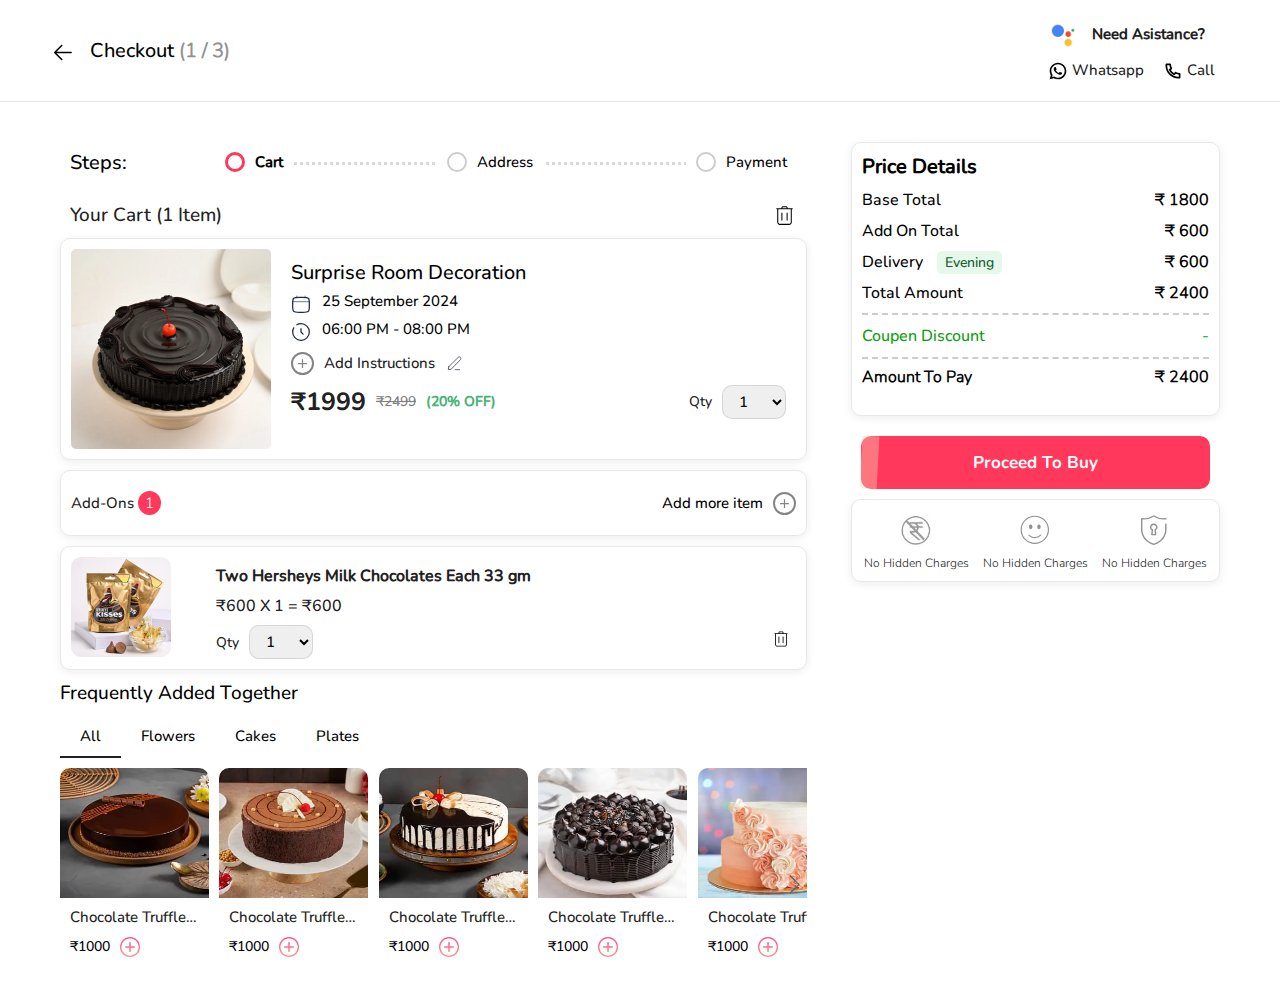
<file: cart.html>
<!DOCTYPE html>
<html lang="en">
  <head>
    <meta charset="UTF-8" />
    <meta name="viewport" content="width=device-width, initial-scale=1.0" />
    <title>7eventzz Cart</title>
    <link rel="stylesheet" href="assets/css/cart.css" />
  </head>
  <body>
    <header class="header">
      <div class="navbar">
        <a href="productdetails.html" class="checkout-text">
          <img
            src="assets/icons/back-icon.svg"
            alt="back icon"
            height="25"
            width="25"
          />
          Checkout <span>(1 / 3)</span>
        </a>
        <div>
          <p class="navbar-text">
            <img
              src="assets/icons/assistant.webp"
              alt="assistant img"
              height="25"
              width="25"
            />
            Need Asistance?
          </p>
          <a href="https://wa.me/8240590169" class="whatsapp-btn">
            <img
              src="assets/icons/whatsapp.svg"
              alt="whatsapp icon"
              height="20"
              width="20"
            />
            Whatsapp
          </a>
          <a href="tel:8240590169" class="whatsapp-btn">
            <img
              src="assets/icons/phone-icon.svg"
              alt="phone icon"
              height="20"
              width="20"
            />
            Call
          </a>
        </div>
      </div>
    </header>
    <main>
      <section class="container">
        <div class="product">
          <div class="steps-container">
            <p>Steps:</p>
            <div class="steps-count">
              <div class="steps-ruler">
                <div class="filler"></div>
              </div>
              <div class="step-box">
                <span class="active-step"></span>
                <p>Cart</p>
              </div>
              <div class="step-box">
                <span></span>
                <p>Address</p>
              </div>
              <div class="step-box">
                <span></span>
                <p>Payment</p>
              </div>
            </div>
          </div>
          <div class="cart-item-heading">
            <p>Your Cart (1 Item)</p>
            <img
              src="assets/icons/trash.svg"
              height="20"
              width="20"
              alt="Trash Icons"
            />
          </div>
          <div class="cart-item-container">
            <div class="product-container">
              <img
                src="/assets/images/pr1.webp"
                alt="product img"
                height="50"
                width="50"
                unoptimized
                priority
              />
              <div class="product-details">
                <div class="p-heading">
                  <h1>Surprise Room Decoration</h1>
                </div>
                <div class="details-holder">
                  <div>
                    <p class="date">
                      <img
                        src="assets/icons/calendar-icon.svg"
                        alt="calendar icon"
                        height="20"
                        width="20"
                      />&nbsp;
                      <span>25 September 2024</span>
                    </p>
                    <p class="date">
                      <img
                        src="assets/icons/clock-icon.svg"
                        alt="clock icon"
                        height="20"
                        width="20"
                      />&nbsp;
                      <span>06:00 PM - 08:00 PM</span>
                    </p>
                    <div class="instructions-box">
                      <button onclick="viewInstructions()">
                        <span class="icon-holder">
                          <img
                            src="assets/icons/grey-plus.svg"
                            alt="grey-plus icon"
                            height="25"
                            width="25"
                          />
                        </span>
                        Add Instructions
                        <img
                          src="assets/icons/pencil-icon.svg"
                          alt="pencil icon"
                          height="20"
                          width="20"
                        />
                      </button>

                      <div>
                        <div class="text-output">hello</div>
                      </div>
                    </div>
                    <div class="price-holder">
                      <div>
                        <p class="additions">₹1999</p>
                        <p class="before-price">₹2499</p>
                        <p class="discount">(20% OFF)</p>
                      </div>

                      <div class="ammount">
                        <p>Qty</p>
                        <select name="quantity" id="  quantity">
                          <option value="1" selected>1</option>
                          <option value="2">2</option>
                          <option value="3">3</option>
                          <option value="4">4</option>
                          <option value="5">5</option>
                          <option value="6">6</option>
                          <option value="7">7</option>
                          <option value="8">8</option>
                          <option value="9">9</option>
                          <option value="10">10</option>
                        </select>
                      </div>
                    </div>
                  </div>
                </div>
              </div>
            </div>
          </div>
          <div class="addon-heading">
            <p class="addon-txt">Add-Ons <span class="addon-count">1</span></p>
            <button class="add-modal-btn" onclick="viewAddon()">
              Add more item
              <span class="btn-icon">
                <img
                  src="assets/icons/grey-plus.svg"
                  alt="grey plus icon"
                  height="20"
                  width="20"
                />
              </span>
            </button>
          </div>
          <div class="added-addon-container">
            <div class="added-addon">
              <div class="added-product">
                <img
                  src="assets/images/addon5.webp"
                  alt="addon img"
                  height="50"
                  width="50"
                />
                <div class="added-product-details">
                  <p>Two Hersheys Milk Chocolates Each 33 gm</p>
                  <div class="price">₹600 X 1 = ₹600</div>
                  <div class="controller">
                    <p>Qty</p>
                    <select name="quantity" id="  quantity">
                      <option value="1" selected>1</option>
                      <option value="2">2</option>
                      <option value="3">3</option>
                      <option value="4">4</option>
                      <option value="5">5</option>
                      <option value="6">6</option>
                      <option value="7">7</option>
                      <option value="8">8</option>
                      <option value="9">9</option>
                      <option value="10">10</option>
                      <option value="11">11</option>
                      <option value="12">12</option>
                      <option value="13">13</option>
                      <option value="14">14</option>
                      <option value="15">15</option>
                      <option value="16">16</option>
                      <option value="17">17</option>
                      <option value="18">18</option>
                      <option value="19">19</option>
                      <option value="20">20</option>
                      <option value="21">21</option>
                      <option value="22">22</option>
                      <option value="23">23</option>
                      <option value="24">24</option>
                      <option value="25">25</option>
                      <option value="26">26</option>
                      <option value="27">27</option>
                      <option value="28">28</option>
                      <option value="29">29</option>
                      <option value="30">30</option>
                    </select>
                  </div>
                  <button class="delete-btn">
                    <img
                      src="assets/icons/trash.svg"
                      alt="trash icon"
                      height="20"
                      width="20"
                    />
                  </button>
                </div>
              </div>
            </div>
          </div>

          <div class="similar-wrappper">
            <p>Frequently Added Together</p>
            <div class="similar-filters">
              <button class="active-similar">All</button>
              <button>Flowers</button>
              <button>Cakes</button>
              <button>Plates</button>
            </div>
            <div class="slider-wrapper">
              <img
                src="assets/icons/chevron-left.svg"
                alt="chevron left"
                height="20"
                width="20"
                class="left-btn"
                onclick="leftClick()"
              />
              <img
                src="assets/icons/chevron-right.svg"
                alt="chevron right"
                height="20"
                width="20"
                class="right-btn"
                onclick="rightClick()"
              />
              <div class="slider">
                <div class="slide">
                  <image
                    alt="add on image"
                    height="50"
                    width="50"
                    src="assets/images/cake1.webp"
                  />
                  <p>Chocolate Truffle Indulgence Cake</p>

                  <div class="similar-price-holder">
                    <span class="similar-price">₹1000</span>

                    <image
                      src="assets/icons/add_plus.webp"
                      alt="plus icon"
                      height="25"
                      width="25"
                      class="plus-img"
                    />
                  </div>
                </div>
                <div class="slide">
                  <image
                    alt="add on image"
                    height="50"
                    width="50"
                    src="assets/images/cake2.webp"
                  />
                  <p>Chocolate Truffle Indulgence Cake</p>

                  <div class="similar-price-holder">
                    <span class="similar-price">₹1000</span>

                    <image
                      src="assets/icons/add_plus.webp"
                      alt="plus icon"
                      height="25"
                      width="25"
                      class="plus-img"
                    />
                  </div>
                </div>
                <div class="slide">
                  <image
                    alt="add on image"
                    height="50"
                    width="50"
                    src="assets/images/cake3.webp"
                  />
                  <p>Chocolate Truffle Indulgence Cake</p>

                  <div class="similar-price-holder">
                    <span class="similar-price">₹1000</span>

                    <image
                      src="assets/icons/add_plus.webp"
                      alt="plus icon"
                      height="25"
                      width="25"
                      class="plus-img"
                    />
                  </div>
                </div>
                <div class="slide">
                  <image
                    alt="add on image"
                    height="50"
                    width="50"
                    src="assets/images/cake4.webp"
                  />
                  <p>Chocolate Truffle Indulgence Cake</p>

                  <div class="similar-price-holder">
                    <span class="similar-price">₹1000</span>

                    <image
                      src="assets/icons/add_plus.webp"
                      alt="plus icon"
                      height="25"
                      width="25"
                      class="plus-img"
                    />
                  </div>
                </div>
                <div class="slide">
                  <image
                    alt="add on image"
                    height="50"
                    width="50"
                    src="assets/images/cake5.webp"
                  />
                  <p>Chocolate Truffle Indulgence Cake</p>

                  <div class="similar-price-holder">
                    <span class="similar-price">₹1000</span>

                    <image
                      src="assets/icons/add_plus.webp"
                      alt="plus icon"
                      height="25"
                      width="25"
                      class="plus-img"
                    />
                  </div>
                </div>
                <div class="slide">
                  <image
                    alt="add on image"
                    height="50"
                    width="50"
                    src="assets/images/cake6.webp"
                  />
                  <p>Chocolate Truffle Indulgence Cake</p>

                  <div class="similar-price-holder">
                    <span class="similar-price">₹1000</span>

                    <image
                      src="assets/icons/add_plus.webp"
                      alt="plus icon"
                      height="25"
                      width="25"
                      class="plus-img"
                    />
                  </div>
                </div>
                <div class="slide">
                  <image
                    alt="add on image"
                    height="50"
                    width="50"
                    src="assets/images/cake1.webp"
                  />
                  <p>Chocolate Truffle Indulgence Cake</p>

                  <div class="similar-price-holder">
                    <span class="similar-price">₹1000</span>

                    <image
                      src="assets/icons/add_plus.webp"
                      alt="plus icon"
                      height="25"
                      width="25"
                      class="plus-img"
                    />
                  </div>
                </div>
              </div>
            </div>
          </div>
        </div>
        <div class="payment">
          <div class="price-details-container">
            <h4>Price Details</h4>
            <p>
              <span>Base Total</span>
              <span>
                <b>₹ 1800</b>
              </span>
            </p>
            <p>
              <span>Add On Total</span>
              <span>
                <b>₹ 600</b>
              </span>
            </p>
            <p>
              <span>
                Delivery
                <samp class="delivery-tag">Evening</samp>
              </span>
              <span>
                <b>₹ 600</b>
              </span>
            </p>
            <p>
              <span>Total Amount</span>
              <span>
                <b>₹ 2400</b>
              </span>
            </p>

            <p>
              <span>Coupen Discount</span>
              <span>-</span>
            </p>
            <p>
              <span>
                <b>Amount To Pay</b>
              </span>
              <span>
                <b>₹ 2400</b>
              </span>
            </p>
          </div>
          <div class="proceed-to-buy">
            <div class="price-bill-holder">
              <p class="price-bill-txt">You Saved <span> ₹ 1000</span></p>
              <p class="total-price">₹ 2400</p>
              <button class="view-bill-btn" onclick="goToBill()">
                View Bill*
              </button>
            </div>

            <button onclick="viewSignin()">Proceed To Buy</button>
          </div>
          <div class="assurance-container">
            <div class="assurance">
              <img
                src="assets/icons/nohidden.webp"
                alt="no hidden charges"
                height="30"
                width="30"
              />
              <p>No Hidden Charges</p>
            </div>
            <div class="assurance">
              <img
                src="assets/icons/smile.svg"
                alt="no hidden charges"
                height="30"
                width="30"
              />
              <p>No Hidden Charges</p>
            </div>
            <div class="assurance">
              <img
                src="assets/icons/secure.svg"
                alt="no hidden charges"
                height="30"
                width="30"
              />
              <p>No Hidden Charges</p>
            </div>
          </div>
        </div>
      </section>

      <div class="addon-modal">
        <div class="modal" onclick="viewAddon()"></div>
        <div class="addon-container">
          <div class="heading-container">
            <p class="addonn-heading">Add on something to make it special!</p>
            <span class="close-addon" onclick="viewAddon()"> &#x2715; </span>
          </div>
          <div class="addon-categories">
            <button class="active-addon">All</button>
            <button>Flowers</button>
            <button>Cakes</button>
            <button>Plates</button>
          </div>
          <div class="addon-items">
            <div class="addon-item">
              <div class="addon-image">
                <img
                  src="assets/images/addon1.webp"
                  alt="add on 1 image"
                  height="50"
                  width="50"
                />
              </div>
              <p class="addon-item-name">Magic Candles</p>
              <p class="addon-item-price">₹59</p>

              <div class="addon-item-controller">
                <div class="addon-item-btns">
                  <button class="addon-item-btn">&#8722;</button>
                  <span class="addon-counting">0</span>
                  <button class="addon-item-btn">&#43;</button>
                </div>
                <button class="add-addon-btn">ADD</button>
              </div>
            </div>
            <div class="addon-item">
              <div class="addon-image">
                <img
                  src="assets/images/addon2.webp"
                  alt="add on 2 image"
                  height="50"
                  width="50"
                />
              </div>
              <p class="addon-item-name">Forever Love Greeting Card</p>
              <p class="addon-item-price">₹129</p>

              <div class="addon-item-controller">
                <div class="addon-item-btns">
                  <button class="addon-item-btn">&#8722;</button>
                  <span class="addon-counting">0</span>
                  <button class="addon-item-btn">&#43;</button>
                </div>
                <button class="add-addon-btn">ADD</button>
              </div>
            </div>
            <div class="addon-item">
              <div class="addon-image">
                <img
                  src="assets/images/addon3.webp"
                  alt="add on 3 image"
                  height="50"
                  width="50"
                />
              </div>
              <p class="addon-item-name">6 Red Roses Bunch</p>
              <p class="addon-item-price">₹385</p>

              <div class="addon-item-controller">
                <div class="addon-item-btns">
                  <button class="addon-item-btn">&#8722;</button>
                  <span class="addon-counting">0</span>
                  <button class="addon-item-btn">&#43;</button>
                </div>
                <button class="add-addon-btn">ADD</button>
              </div>
            </div>
            <div class="addon-item">
              <div class="addon-image">
                <img
                  src="assets/images/addon4.webp"
                  alt="add on 4 image"
                  height="50"
                  width="50"
                />
              </div>
              <p class="addon-item-name">Birthday Card</p>
              <p class="addon-item-price">₹129</p>

              <div class="addon-item-controller">
                <div class="addon-item-btns">
                  <button class="addon-item-btn">&#8722;</button>
                  <span class="addon-counting">0</span>
                  <button class="addon-item-btn">&#43;</button>
                </div>
                <button class="add-addon-btn">ADD</button>
              </div>
            </div>
            <div class="addon-item">
              <div class="addon-image">
                <img
                  src="assets/images/addon5.webp"
                  alt="add on 5 image"
                  height="50"
                  width="50"
                />
              </div>
              <p class="addon-item-name">10 Inch Puppy Love Teddy</p>
              <p class="addon-item-price">₹459</p>

              <div class="addon-item-controller">
                <div class="addon-item-btns">
                  <button class="addon-item-btn">&#8722;</button>
                  <span class="addon-counting">0</span>
                  <button class="addon-item-btn">&#43;</button>
                </div>
                <button class="add-addon-btn">ADD</button>
              </div>
            </div>
            <div class="addon-item">
              <div class="addon-image">
                <img
                  src="assets/images/addon6.webp"
                  alt="add on 6 image"
                  height="50"
                  width="50"
                />
              </div>
              <p class="addon-item-name">
                Two Hersheys Milk Chocolates Each 33 gm
              </p>
              <p class="addon-item-price">₹299</p>

              <div class="addon-item-controller">
                <div class="addon-item-btns">
                  <button class="addon-item-btn">&#8722;</button>
                  <span class="addon-counting">0</span>
                  <button class="addon-item-btn">&#43;</button>
                </div>
                <button class="add-addon-btn">ADD</button>
              </div>
            </div>
            <div class="addon-item">
              <div class="addon-image">
                <img
                  src="assets/images/addon7.webp"
                  alt="add on 7 image"
                  height="50"
                  width="50"
                />
              </div>
              <p class="addon-item-name">Single Red Rose</p>
              <p class="addon-item-price">₹149</p>

              <div class="addon-item-controller">
                <div class="addon-item-btns">
                  <button class="addon-item-btn">&#8722;</button>
                  <span class="addon-counting">0</span>
                  <button class="addon-item-btn">&#43;</button>
                </div>
                <button class="add-addon-btn">ADD</button>
              </div>
            </div>
          </div>
        </div>
      </div>
      <div class="instruction-modal">
        <div class="modal" onclick="viewInstructions()"></div>

        <div class="instruction-dialouge">
          <div class="instruction-headings">
            <div class="instruction-nested-heading">
              <span class="instruction-image-holder">
                <image
                  src="assets/icons/red-info.svg"
                  alt="info icon"
                  height="25"
                  width="25"
                  class="info-icon"
                />
              </span>
              <div>
                <p>Instructions</p>
                <span>Write all the instructions down below</span>
              </div>
            </div>
            <span class="close-icon" onclick="viewInstructions()">
              <image
                src="assets/icons/close.svg"
                alt="close svg"
                height="25"
                width="25"
              />
            </span>
          </div>
          <form action="" method="post">
            <textarea
              name=""
              id=""
              cols="30"
              rows="5"
              placeholder="Type Instructions..."
            ></textarea>
          </form>
          <div class="instruction-controllers">
            <button onClick="instruction-cancle">Cancle</button>
            <button onClick="instruction-save">Save</button>
          </div>
        </div>
      </div>

      <div class="sign-in-modal">
        <div class="modal" onclick="viewSignin()"></div>

        <div class="sign-in-dialogue">
          <h2>Sign up / Sign in</h2>
          <p>
            Enjoy the convenience of a single account across all participating
            brands
          </p>

          <button class="close-signin" onclick="viewSignin()">
            <img
              src="assets/icons/close.svg"
              alt="close icon"
              height="25"
              width
            />
          </button>

          <div class="signin-form-holder">
            <form class="signin-form" id="first-form">
              <label for="name">Name</label>
              <div class="input-fields">
                <input
                  type="text"
                  placeholder="Enter your name"
                  required
                  id="name"
                  name="name"
                />
                <img
                  src="assets/icons/green-check-icon.svg"
                  alt="green-check-icon"
                  height="20"
                  width="20"
                  class="input-expressions hidden correct-name"
                />
                <img
                  src="assets/icons/red-close-icon.svg"
                  alt="green-check-icon"
                  height="20"
                  width="20"
                  class="input-expressions hidden wrong-name"
                />
                <p class="wrong-name hidden">*Incorrect name detected</p>
              </div>
              <label for="number">Mobile Number</label>

              <div class="input-fields">
                <input
                  type="tel"
                  placeholder="Enter your mobile number"
                  required
                  id="number"
                  name="number"
                  maxlength="10"
                  class="number"
                />
                <img
                  src="assets/icons/green-check-icon.svg"
                  alt="green-check-icon"
                  height="20"
                  width="20"
                  class="input-expressions hidden correct-number"
                />
                <img
                  src="assets/icons/red-close-icon.svg"
                  alt="green-check-icon"
                  height="20"
                  width="20"
                  class="input-expressions hidden wrong-number"
                />
                <p class="wrong-number hidden">*Incorrect number detected</p>
              </div>
              <p>
                By creating your account you agree to our
                <a href="#">Terms & Conditions </a>
              </p>
              <button type="submit">Next</button>
            </form>
            <form class="signin-form hidden" id="second-form">
              <label for="password">Create Password</label>
              <div class="input-fields">
                <input
                  type="password"
                  placeholder="Enter your password"
                  required
                  name="password"
                  id="password"
                />
                <img
                  src="assets/icons/eye-slash.svg"
                  alt="eye slash icon"
                  height="20"
                  width="20"
                  class="password-view"
                />
                <img
                  src="assets/icons/green-check-icon.svg"
                  alt="green-check-icon"
                  height="20"
                  width="20"
                  class="input-expressions hidden correct-password"
                />
                <img
                  src="assets/icons/red-close-icon.svg"
                  alt="green-check-icon"
                  height="20"
                  width="20"
                  class="input-expressions hidden wrong-number"
                />
                <p class="wrong-password">*Minimum 6 characters required</p>
              </div>
              <button type="submit">Next</button>
            </form>
          </div>
        </div>
      </div>
    </main>

    <script defer src="assets/js/cart.js"></script>
  </body>
</html>
</file>
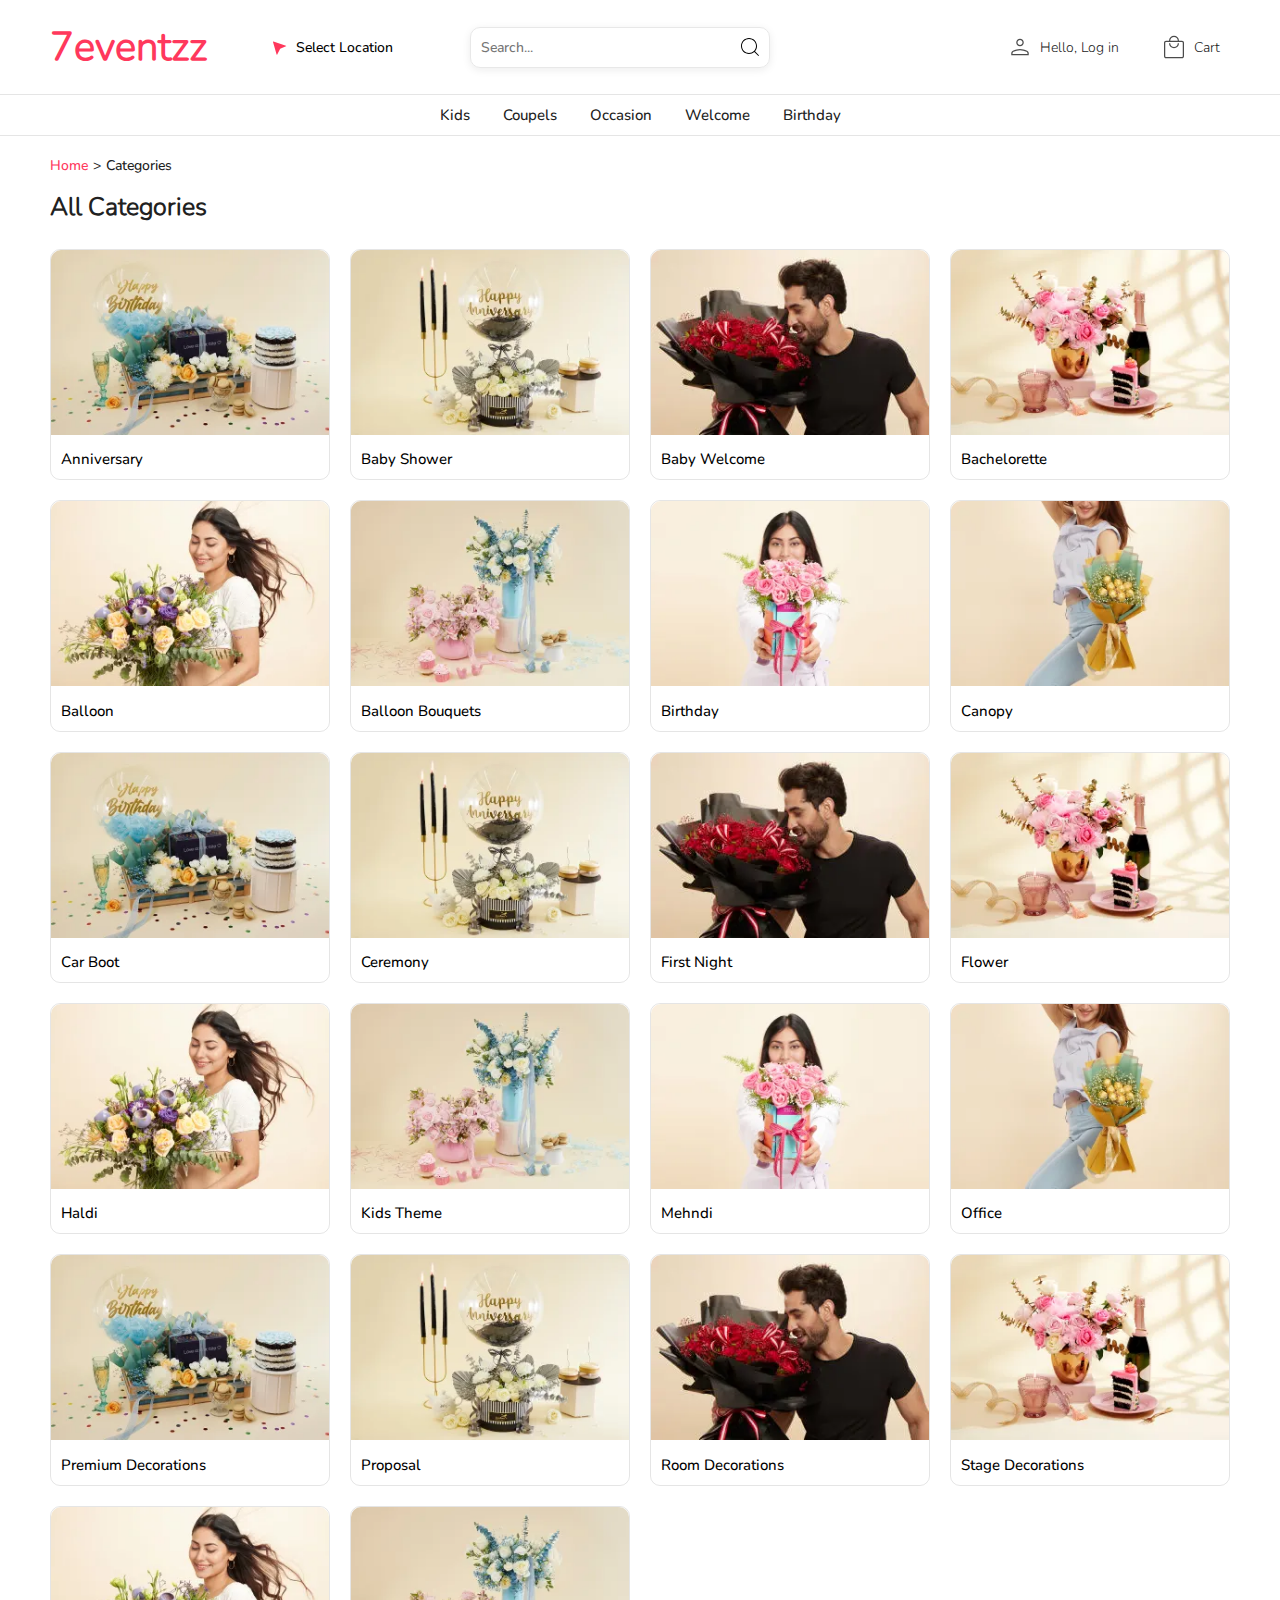
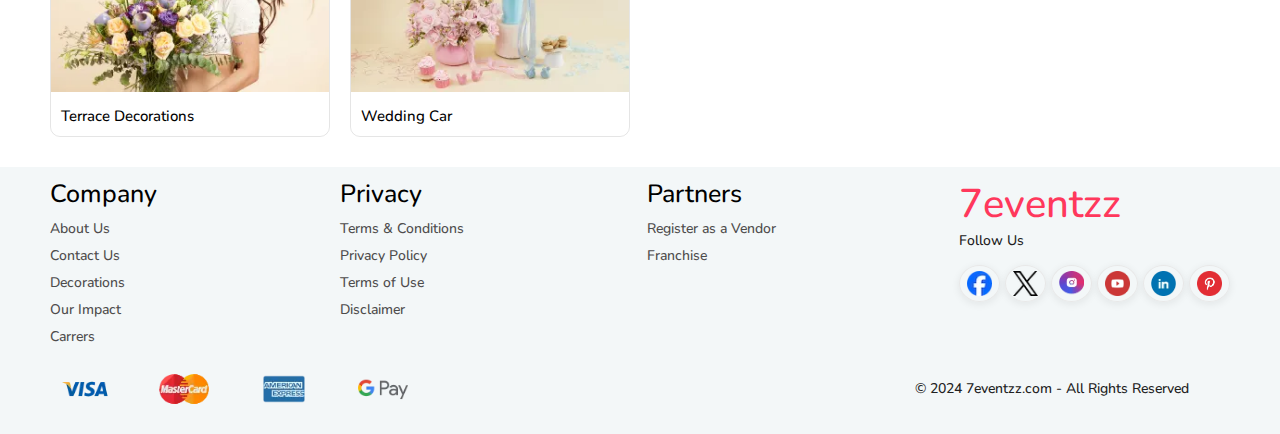
<file: category-routes.html>
<!DOCTYPE html>
<html lang="en">
  <head>
    <meta charset="UTF-8" />
    <meta name="viewport" content="width=device-width, initial-scale=1.0" />
    <title>7eventzz</title>
    <link rel="stylesheet" href="assets/css/category-routes.css" />
    <link rel="stylesheet" href="assets/css/common.css" />
  </head>
  <body>
    <header class="header">
      <nav class="navbar">
        <div class="logo">
          <button class="menuBtn" onclick="viewSidebar()">
            <img
              src="/assets/icons/menu.svg"
              alt="menu icon"
              height="25"
              width="25"
            />
          </button>
          <a href="/">7eventzz</a>
        </div>
        <button class="locationBtn" onclick="viewCityPopup()">
          <image
            src="./assets/icons/navigation.svg"
            alt=" navigation icon"
            height="25"
            width="25"
          />
          Select Location
        </button>
        <div class="searchHolder">
          <input type="text" placeholder="Search..." />
        </div>
        <div class="flex1"></div>
        <div class="navbarLinks">
          <a href="#">
            <img
              src="/assets/icons/user.svg"
              alt="user icon"
              height="20"
              width="20"
            />
            <span>Hello, Log in</span>
          </a>
          <a href="#">
            <img
              src="/assets/icons/cart.svg"
              alt="cart icon"
              height="20"
              width="20"
            />
            <span>Cart</span>
          </a>
        </div>
      </nav>

      <div class="footer-menu">
        <a href="index.html" class="footer-menu-link">
          <img
            src="assets/icons/home.svg"
            alt="home image"
            height="40"
            width="40"
            class="footer-menu-icon"
          />
          <span>Home</span>
        </a>

        <a href="category.html" class="footer-menu-link">
          <img
            src="assets/icons/active-category.svg"
            alt="category image"
            height="40"
            width="40"
            class="footer-menu-icon"
          />
          <img
            src="assets/icons/circle-fill.svg"
            alt="circle fill image"
            height="5"
            width="5"
            class="circle-fill"
          />
        </a>
        <button class="footer-menu-link" onclick="viewSearchbar()">
          <img
            src="assets/icons/search.svg"
            alt="category image"
            height="40"
            width="40"
            class="footer-menu-icon"
          />
          <span>Search</span>
        </button>
        <button class="footer-menu-link" onclick="viewSignin()">
          <img
            src="assets/icons/user.svg"
            alt="category image"
            height="40"
            width="40"
            class="footer-menu-icon"
          />
          <span>Sign In</span>
        </button>
        <a href="cart.html" class="footer-menu-link">
          <img
            src="assets/icons/cart.svg"
            alt="cart image"
            height="40"
            width="40"
            class="footer-menu-icon"
          />
          <span>Cart</span>
        </a>
      </div>
    </header>
    <div class="sidemenu-wrapper">
      <div class="sidemenu-modal" onclick="viewSidebar()"></div>
      <div class="dynamicLinks">
        <div class="user-controlls">
          <img
            src="assets/icons/user.webp"
            alt="user image"
            height="30"
            width="30"
          />
          <span class="close-sidemenu" onclick="viewSidebar()">✕</span>
          <div class="name-sign-options">
            <h2>Tom Holland</h2>
            <p>User</p>
            <div class="supportsignin-holder">
              <button onclick="viewSignin()">Sign In</button>
              <a href="contact.html">Support</a>
            </div>
          </div>
        </div>
        <div class="dynamicLinks-holder">
          <a href="#">Kids</a>
          <a href="#">Coupels</a>
          <a href="#">Occasion</a>
          <a href="#">Welcome</a>
          <a href="#">Birthday</a>
        </div>
      </div>
    </div>
    <main>
      <section class="category-routes-container">
        <div class="breadCrumbs">
          <a href="index.html">Home</a>
          <p>Categories</p>
        </div>
        <h1>All Categories</h1>
        <div class="category-routes">
          <a
            class="category-route"
            href="https://clearlevel.in/anniversary-decorations"
          >
            <img
              src="assets/images/cs1.webp"
              alt="category image"
              height="50"
              width="50"
              decoding="async"
              loading="lazy"
            />
            <p>Anniversary</p>
          </a>
          <a
            class="category-route"
            href="https://clearlevel.in/baby-shower-decorations"
          >
            <img
              src="assets/images/cs2.webp"
              alt="category image"
              height="50"
              width="50"
              decoding="async"
              loading="lazy"
            />
            <p>Baby Shower</p>
          </a>
          <a
            class="category-route"
            href="https://clearlevel.in/baby-welcome-decorations"
          >
            <img
              src="assets/images/cs3.webp"
              alt="category image"
              height="50"
              width="50"
              decoding="async"
              loading="lazy"
            />
            <p>Baby Welcome</p>
          </a>
          <a
            class="category-route"
            href="https://clearlevel.in/bachelorette-decorations"
          >
            <img
              src="assets/images/cs4.webp"
              alt="category image"
              height="50"
              width="50"
              decoding="async"
              loading="lazy"
            />
            <p>Bachelorette</p>
          </a>
          <a
            class="category-route"
            href="https://clearlevel.in/balloon-decorations"
          >
            <img
              src="assets/images/cs5.webp"
              alt="category image"
              height="50"
              width="50"
              decoding="async"
              loading="lazy"
            />
            <p>Balloon</p>
          </a>
          <a
            class="category-route"
            href="https://clearlevel.in/balloon-bouquets"
          >
            <img
              src="assets/images/cs6.webp"
              alt="category image"
              height="50"
              width="50"
              decoding="async"
              loading="lazy"
            />
            <p>Balloon Bouquets</p>
          </a>
          <a
            class="category-route"
            href="https://clearlevel.in/birthday-decorations"
          >
            <img
              src="assets/images/cs7.webp"
              alt="category image"
              height="50"
              width="50"
              decoding="async"
              loading="lazy"
            />
            <p>Birthday</p>
          </a>
          <a
            class="category-route"
            href="https://clearlevel.in/canopy-decorations"
          >
            <img
              src="assets/images/cs8.webp"
              alt="category image"
              height="50"
              width="50"
              decoding="async"
              loading="lazy"
            />
            <p>Canopy</p>
          </a>
          <a
            class="category-route"
            href="https://clearlevel.in/car-boot-decorations"
          >
            <img
              src="assets/images/cs1.webp"
              alt="category image"
              height="50"
              width="50"
              decoding="async"
              loading="lazy"
            />
            <p>Car Boot</p>
          </a>
          <a
            class="category-route"
            href="https://clearlevel.in/ceremony-decorations"
          >
            <img
              src="assets/images/cs2.webp"
              alt="category image"
              height="50"
              width="50"
              decoding="async"
              loading="lazy"
            />
            <p>Ceremony</p>
          </a>
          <a
            class="category-route"
            href="https://clearlevel.in/first-night-decorations"
          >
            <img
              src="assets/images/cs3.webp"
              alt="category image"
              height="50"
              width="50"
              decoding="async"
              loading="lazy"
            />
            <p>First Night</p>
          </a>
          <a
            class="category-route"
            href="https://clearlevel.in/flower-decorations"
          >
            <img
              src="assets/images/cs4.webp"
              alt="category image"
              height="50"
              width="50"
              decoding="async"
              loading="lazy"
            />
            <p>Flower</p>
          </a>
          <a
            class="category-route"
            href="https://clearlevel.in/haldi-decorations"
          >
            <img
              src="assets/images/cs5.webp"
              alt="category image"
              height="50"
              width="50"
              decoding="async"
              loading="lazy"
            />
            <p>Haldi</p>
          </a>
          <a
            class="category-route"
            href="https://clearlevel.in/kids-theme-decorations"
          >
            <img
              src="assets/images/cs6.webp"
              alt="category image"
              height="50"
              width="50"
              decoding="async"
              loading="lazy"
            />
            <p>Kids Theme</p>
          </a>
          <a
            class="category-route"
            href="https://clearlevel.in/mehndi-decorations"
          >
            <img
              src="assets/images/cs7.webp"
              alt="category image"
              height="50"
              width="50"
              decoding="async"
              loading="lazy"
            />
            <p>Mehndi</p>
          </a>
          <a
            class="category-route"
            href="https://clearlevel.in/office-decorations"
          >
            <img
              src="assets/images/cs8.webp"
              alt="category image"
              height="50"
              width="50"
              decoding="async"
              loading="lazy"
            />
            <p>Office</p>
          </a>
          <a
            class="category-route"
            href="https://clearlevel.in/premium-decorations"
          >
            <img
              src="assets/images/cs1.webp"
              alt="category image"
              height="50"
              width="50"
              decoding="async"
              loading="lazy"
            />
            <p>Premium Decorations</p>
          </a>
          <a
            class="category-route"
            href="https://clearlevel.in/proposal-decorations"
          >
            <img
              src="assets/images/cs2.webp"
              alt="category image"
              height="50"
              width="50"
              decoding="async"
              loading="lazy"
            />
            <p>Proposal</p>
          </a>
          <a
            class="category-route"
            href="https://clearlevel.in/room-decorations"
          >
            <img
              src="assets/images/cs3.webp"
              alt="category image"
              height="50"
              width="50"
              decoding="async"
              loading="lazy"
            />
            <p>Room Decorations</p>
          </a>
          <a
            class="category-route"
            href="https://clearlevel.in/stage-decorations"
          >
            <img
              src="assets/images/cs4.webp"
              alt="category image"
              height="50"
              width="50"
              decoding="async"
              loading="lazy"
            />
            <p>Stage Decorations</p>
          </a>
          <a
            class="category-route"
            href="https://clearlevel.in/terrace-decorations"
          >
            <img
              src="assets/images/cs5.webp"
              alt="category image"
              height="50"
              width="50"
              decoding="async"
              loading="lazy"
            />
            <p>Terrace Decorations</p>
          </a>
          <a
            class="category-route"
            href="https://clearlevel.in/wedding-car-decorations"
          >
            <img
              src="assets/images/cs6.webp"
              alt="category image"
              height="50"
              width="50"
              decoding="async"
              loading="lazy"
            />
            <p>Wedding Car</p>
          </a>
        </div>
      </section>
    </main>
    <footer>
      <div class="nestedFooter">
        <div class="footerLinks">
          <div>
            <h2 class="footerHeading">Company</h2>
            <div class="linkHolder">
              <a href="#" class="footerLink">About Us</a>
            </div>
            <div class="linkHolder">
              <a href="#" class="footerLink">Contact Us</a>
            </div>
            <div class="linkHolder">
              <a href="#" class="footerLink">Decorations</a>
            </div>
            <div class="linkHolder">
              <a href="#" class="footerLink">Our Impact</a>
            </div>
            <div class="linkHolder">
              <a href="#" class="footerLink">Carrers</a>
            </div>
          </div>
          <div>
            <h2 class="footerHeading">Privacy</h2>
            <div class="linkHolder">
              <a href="#" class="footerLink">Terms & Conditions</a>
            </div>
            <div class="linkHolder">
              <a href="#" class="footerLink">Privacy Policy</a>
            </div>
            <div class="linkHolder">
              <a href="#" class="footerLink">Terms of Use</a>
            </div>
            <div class="linkHolder">
              <a href="#" class="footerLink">Disclaimer</a>
            </div>
          </div>
          <div>
            <h2 class="footerHeading">Partners</h2>
            <div class="linkHolder">
              <a href="#" class="footerLink">Register as a Vendor</a>
            </div>
            <div class="linkHolder">
              <a href="#" class="footerLink">Franchise</a>
            </div>
          </div>
          <div>
            <h2 class="logoTxt">7eventzz</h2>
            <p>Follow Us</p>
            <div class="socials">
              <a href="#"
                ><img
                  src="/assets/icons/facebook_logo.webp"
                  alt="facebook"
                  height="25"
                  width="25"
              /></a>
              <a href="#"
                ><img
                  src="/assets/icons/twitter_logo.webp"
                  alt="twitter"
                  height="25"
                  width="25"
              /></a>
              <a href="#"
                ><img
                  src="/assets/icons/instagram_logo.webp"
                  alt="instagram"
                  height="25"
                  width="25"
              /></a>
              <a href="#"
                ><img
                  src="/assets/icons/youtube_logo.webp"
                  alt="youtube"
                  height="25"
                  width="25"
              /></a>
              <a href="#"
                ><img
                  src="/assets/icons/linkdin_logo.webp"
                  alt="linkedin"
                  height="25"
                  width="25"
              /></a>
              <a href="#"
                ><img
                  src="/assets/icons/pinterest_logo.webp"
                  alt="pinterest"
                  height="25"
                  width="25"
              /></a>
            </div>
          </div>
        </div>
        <div class="paymentMethods">
          <div class="paymentPortals">
            <img
              src="/assets/icons/visa.webp"
              alt="Visa"
              height="50"
              width="50"
              loading="eager"
            />
            <img
              src="/assets/icons/mastercard.webp"
              alt="Master Card"
              height="50"
              width="50"
              loading="eager"
            />
            <img
              src="/assets/icons/american_express.webp"
              alt="American Express"
              height="50"
              width="50"
              loading="eager"
            />
            <img
              src="/assets/icons/google_pay.webp"
              alt="Google Pay"
              height="50"
              width="50"
              loading="eager"
            />
          </div>
          <p>&copy; 2024 7eventzz.com - All Rights Reserved</p>
        </div>
      </div>
    </footer>

    <div class="modal-wrapper">
      <div class="modal" onclick="viewCityPopup()"></div>
      <div class="city-popup">
        <div class="city-header">
          <p>
            <img
              src="assets/icons/gps.webp"
              alt="location icon"
              height="25"
              width="25"
            />
            Select your location
          </p>
          <span onclick="viewCityPopup()">✕</span>
        </div>
        <div class="city-search">
          <input type="text" placeholder="Searchg city..." />
        </div>
        <div class="city-search-list">
          <button>
            <span
              ><img
                alt="Navigation image"
                loading="lazy"
                width="20"
                height="20"
                decoding="async"
                data-nimg="1"
                src="./assets/icons/navigation.svg"
                style="color: transparent"
              />Agra</span
            ><img
              alt="trending image"
              loading="lazy"
              width="20"
              height="20"
              decoding="async"
              data-nimg="1"
              src="./assets/icons/trending.svg"
              style="color: transparent"
            /></button
          ><button>
            <span
              ><img
                alt="Navigation image"
                loading="lazy"
                width="20"
                height="20"
                decoding="async"
                data-nimg="1"
                src="./assets/icons/navigation.svg"
                style="color: transparent"
              />Ahmedabad</span
            ><img
              alt="trending image"
              loading="lazy"
              width="20"
              height="20"
              decoding="async"
              data-nimg="1"
              src="./assets/icons/trending.svg"
              style="color: transparent"
            /></button
          ><button>
            <span
              ><img
                alt="Navigation image"
                loading="lazy"
                width="20"
                height="20"
                decoding="async"
                data-nimg="1"
                src="./assets/icons/navigation.svg"
                style="color: transparent"
              />Amritsar</span
            ><img
              alt="trending image"
              loading="lazy"
              width="20"
              height="20"
              decoding="async"
              data-nimg="1"
              src="./assets/icons/trending.svg"
              style="color: transparent"
            /></button
          ><button>
            <span
              ><img
                alt="Navigation image"
                loading="lazy"
                width="20"
                height="20"
                decoding="async"
                data-nimg="1"
                src="./assets/icons/navigation.svg"
                style="color: transparent"
              />Aurangabad</span
            ><img
              alt="trending image"
              loading="lazy"
              width="20"
              height="20"
              decoding="async"
              data-nimg="1"
              src="./assets/icons/trending.svg"
              style="color: transparent"
            /></button
          ><button>
            <span
              ><img
                alt="Navigation image"
                loading="lazy"
                width="20"
                height="20"
                decoding="async"
                data-nimg="1"
                src="./assets/icons/navigation.svg"
                style="color: transparent"
              />Bangalore</span
            ><img
              alt="trending image"
              loading="lazy"
              width="20"
              height="20"
              decoding="async"
              data-nimg="1"
              src="./assets/icons/trending.svg"
              style="color: transparent"
            /></button
          ><button>
            <span
              ><img
                alt="Navigation image"
                loading="lazy"
                width="20"
                height="20"
                decoding="async"
                data-nimg="1"
                src="./assets/icons/navigation.svg"
                style="color: transparent"
              />Bhopal</span
            ><img
              alt="trending image"
              loading="lazy"
              width="20"
              height="20"
              decoding="async"
              data-nimg="1"
              src="./assets/icons/trending.svg"
              style="color: transparent"
            /></button
          ><button>
            <span
              ><img
                alt="Navigation image"
                loading="lazy"
                width="20"
                height="20"
                decoding="async"
                data-nimg="1"
                src="./assets/icons/navigation.svg"
                style="color: transparent"
              />Bhubaneswar</span
            ><img
              alt="trending image"
              loading="lazy"
              width="20"
              height="20"
              decoding="async"
              data-nimg="1"
              src="./assets/icons/trending.svg"
              style="color: transparent"
            /></button
          ><button>
            <span
              ><img
                alt="Navigation image"
                loading="lazy"
                width="20"
                height="20"
                decoding="async"
                data-nimg="1"
                src="./assets/icons/navigation.svg"
                style="color: transparent"
              />Coimbatore</span
            ><img
              alt="trending image"
              loading="lazy"
              width="20"
              height="20"
              decoding="async"
              data-nimg="1"
              src="./assets/icons/trending.svg"
              style="color: transparent"
            /></button
          ><button>
            <span
              ><img
                alt="Navigation image"
                loading="lazy"
                width="20"
                height="20"
                decoding="async"
                data-nimg="1"
                src="./assets/icons/navigation.svg"
                style="color: transparent"
              />Chandigarh</span
            ><img
              alt="trending image"
              loading="lazy"
              width="20"
              height="20"
              decoding="async"
              data-nimg="1"
              src="./assets/icons/trending.svg"
              style="color: transparent"
            /></button
          ><button>
            <span
              ><img
                alt="Navigation image"
                loading="lazy"
                width="20"
                height="20"
                decoding="async"
                data-nimg="1"
                src="./assets/icons/navigation.svg"
                style="color: transparent"
              />Chennai</span
            ><img
              alt="trending image"
              loading="lazy"
              width="20"
              height="20"
              decoding="async"
              data-nimg="1"
              src="./assets/icons/trending.svg"
              style="color: transparent"
            /></button
          ><button>
            <span
              ><img
                alt="Navigation image"
                loading="lazy"
                width="20"
                height="20"
                decoding="async"
                data-nimg="1"
                src="./assets/icons/navigation.svg"
                style="color: transparent"
              />Delhi</span
            ><img
              alt="trending image"
              loading="lazy"
              width="20"
              height="20"
              decoding="async"
              data-nimg="1"
              src="./assets/icons/trending.svg"
              style="color: transparent"
            /></button
          ><button>
            <span
              ><img
                alt="Navigation image"
                loading="lazy"
                width="20"
                height="20"
                decoding="async"
                data-nimg="1"
                src="./assets/icons/navigation.svg"
                style="color: transparent"
              />Dehradun</span
            ><img
              alt="trending image"
              loading="lazy"
              width="20"
              height="20"
              decoding="async"
              data-nimg="1"
              src="./assets/icons/trending.svg"
              style="color: transparent"
            /></button
          ><button>
            <span
              ><img
                alt="Navigation image"
                loading="lazy"
                width="20"
                height="20"
                decoding="async"
                data-nimg="1"
                src="./assets/icons/navigation.svg"
                style="color: transparent"
              />Goa</span
            ><img
              alt="trending image"
              loading="lazy"
              width="20"
              height="20"
              decoding="async"
              data-nimg="1"
              src="./assets/icons/trending.svg"
              style="color: transparent"
            /></button
          ><button>
            <span
              ><img
                alt="Navigation image"
                loading="lazy"
                width="20"
                height="20"
                decoding="async"
                data-nimg="1"
                src="./assets/icons/navigation.svg"
                style="color: transparent"
              />Ghaziabad</span
            ><img
              alt="trending image"
              loading="lazy"
              width="20"
              height="20"
              decoding="async"
              data-nimg="1"
              src="./assets/icons/trending.svg"
              style="color: transparent"
            /></button
          ><button>
            <span
              ><img
                alt="Navigation image"
                loading="lazy"
                width="20"
                height="20"
                decoding="async"
                data-nimg="1"
                src="./assets/icons/navigation.svg"
                style="color: transparent"
              />Guntur</span
            ><img
              alt="trending image"
              loading="lazy"
              width="20"
              height="20"
              decoding="async"
              data-nimg="1"
              src="./assets/icons/trending.svg"
              style="color: transparent"
            /></button
          ><button>
            <span
              ><img
                alt="Navigation image"
                loading="lazy"
                width="20"
                height="20"
                decoding="async"
                data-nimg="1"
                src="./assets/icons/navigation.svg"
                style="color: transparent"
              />Gurugram</span
            ><img
              alt="trending image"
              loading="lazy"
              width="20"
              height="20"
              decoding="async"
              data-nimg="1"
              src="./assets/icons/trending.svg"
              style="color: transparent"
            /></button
          ><button>
            <span
              ><img
                alt="Navigation image"
                loading="lazy"
                width="20"
                height="20"
                decoding="async"
                data-nimg="1"
                src="./assets/icons/navigation.svg"
                style="color: transparent"
              />Indore</span
            ><img
              alt="trending image"
              loading="lazy"
              width="20"
              height="20"
              decoding="async"
              data-nimg="1"
              src="./assets/icons/trending.svg"
              style="color: transparent"
            /></button
          ><button>
            <span
              ><img
                alt="Navigation image"
                loading="lazy"
                width="20"
                height="20"
                decoding="async"
                data-nimg="1"
                src="./assets/icons/navigation.svg"
                style="color: transparent"
              />Jammu</span
            ><img
              alt="trending image"
              loading="lazy"
              width="20"
              height="20"
              decoding="async"
              data-nimg="1"
              src="./assets/icons/trending.svg"
              style="color: transparent"
            /></button
          ><button>
            <span
              ><img
                alt="Navigation image"
                loading="lazy"
                width="20"
                height="20"
                decoding="async"
                data-nimg="1"
                src="./assets/icons/navigation.svg"
                style="color: transparent"
              />Jamshedpur</span
            ><img
              alt="trending image"
              loading="lazy"
              width="20"
              height="20"
              decoding="async"
              data-nimg="1"
              src="./assets/icons/trending.svg"
              style="color: transparent"
            /></button
          ><button>
            <span
              ><img
                alt="Navigation image"
                loading="lazy"
                width="20"
                height="20"
                decoding="async"
                data-nimg="1"
                src="./assets/icons/navigation.svg"
                style="color: transparent"
              />Ludhiana</span
            ><img
              alt="trending image"
              loading="lazy"
              width="20"
              height="20"
              decoding="async"
              data-nimg="1"
              src="./assets/icons/trending.svg"
              style="color: transparent"
            /></button
          ><button>
            <span
              ><img
                alt="Navigation image"
                loading="lazy"
                width="20"
                height="20"
                decoding="async"
                data-nimg="1"
                src="./assets/icons/navigation.svg"
                style="color: transparent"
              />Hydrabad</span
            ><img
              alt="trending image"
              loading="lazy"
              width="20"
              height="20"
              decoding="async"
              data-nimg="1"
              src="./assets/icons/trending.svg"
              style="color: transparent"
            /></button
          ><button>
            <span
              ><img
                alt="Navigation image"
                loading="lazy"
                width="20"
                height="20"
                decoding="async"
                data-nimg="1"
                src="./assets/icons/navigation.svg"
                style="color: transparent"
              />Jaipur</span
            ><img
              alt="trending image"
              loading="lazy"
              width="20"
              height="20"
              decoding="async"
              data-nimg="1"
              src="./assets/icons/trending.svg"
              style="color: transparent"
            /></button
          ><button>
            <span
              ><img
                alt="Navigation image"
                loading="lazy"
                width="20"
                height="20"
                decoding="async"
                data-nimg="1"
                src="./assets/icons/navigation.svg"
                style="color: transparent"
              />Kolkata</span
            ><img
              alt="trending image"
              loading="lazy"
              width="20"
              height="20"
              decoding="async"
              data-nimg="1"
              src="./assets/icons/trending.svg"
              style="color: transparent"
            /></button
          ><button>
            <span
              ><img
                alt="Navigation image"
                loading="lazy"
                width="20"
                height="20"
                decoding="async"
                data-nimg="1"
                src="./assets/icons/navigation.svg"
                style="color: transparent"
              />Lucknow</span
            ><img
              alt="trending image"
              loading="lazy"
              width="20"
              height="20"
              decoding="async"
              data-nimg="1"
              src="./assets/icons/trending.svg"
              style="color: transparent"
            />
          </button>
        </div>
      </div>
    </div>
    <div class="sign-in-modal">
      <div class="modal" onclick="viewSignin()"></div>

      <div class="sign-in-dialogue">
        <h2>Sign up / Sign in</h2>
        <p>
          Enjoy the convenience of a single account across all participating
          brands
        </p>

        <button class="close-signin" onclick="viewSignin()">
          <img
            src="assets/icons/close.svg"
            alt="close icon"
            height="25"
            width
          />
        </button>

        <div class="signin-form-holder">
          <form class="signin-form" id="first-form">
            <label for="name">Name</label>
            <div class="input-fields">
              <input
                type="text"
                placeholder="Enter your name"
                required
                id="name"
                name="name"
              />
              <img
                src="assets/icons/green-check-icon.svg"
                alt="green-check-icon"
                height="20"
                width="20"
                class="input-expressions hidden correct-name"
              />
              <img
                src="assets/icons/red-close-icon.svg"
                alt="green-check-icon"
                height="20"
                width="20"
                class="input-expressions hidden wrong-name"
              />
              <p class="wrong-name hidden">*Incorrect name detected</p>
            </div>
            <label for="number">Mobile Number</label>

            <div class="input-fields">
              <input
                type="tel"
                placeholder="Enter your mobile number"
                required
                id="number"
                name="number"
                maxlength="10"
                class="number"
              />
              <img
                src="assets/icons/green-check-icon.svg"
                alt="green-check-icon"
                height="20"
                width="20"
                class="input-expressions hidden correct-number"
              />
              <img
                src="assets/icons/red-close-icon.svg"
                alt="green-check-icon"
                height="20"
                width="20"
                class="input-expressions hidden wrong-number"
              />
              <p class="wrong-number hidden">*Incorrect number detected</p>
            </div>
            <p>
              By creating your account you agree to our
              <a href="#">Terms & Conditions </a>
            </p>
            <button type="submit">Next</button>
          </form>
          <form class="signin-form hidden" id="second-form">
            <label for="password">Create Password</label>
            <div class="input-fields">
              <input
                type="password"
                placeholder="Enter your password"
                required
                name="password"
                id="password"
              />
              <img
                src="assets/icons/eye-slash.svg"
                alt="eye slash icon"
                height="20"
                width="20"
                class="password-view"
              />
              <img
                src="assets/icons/green-check-icon.svg"
                alt="green-check-icon"
                height="20"
                width="20"
                class="input-expressions hidden correct-password"
              />
              <img
                src="assets/icons/red-close-icon.svg"
                alt="green-check-icon"
                height="20"
                width="20"
                class="input-expressions hidden wrong-number"
              />
              <p class="wrong-password">*Minimum 6 characters required</p>
            </div>
            <button type="submit">Next</button>
          </form>
        </div>
      </div>
    </div>

    <div class="search-container">
      <div class="search-container-heading">
        <h2>Search</h2>
        <button onclick="viewSearchbar()">✕</button>
      </div>
      <form action="" method="post" class="search-holder">
        <input type="text" placeholder="Search decorations..." />
      </form>
      <p class="trending-text">
        Trendings
        <img
          src="assets/icons/fire.svg"
          alt="fire icon"
          height="20"
          width="20"
        />
      </p>

      <div class="trending-container">
        <button class="trending-btn">
          Birthday
          <img
            src="assets/icons/trending.svg"
            alt="trending icon"
            height="20"
            width="20"
          />
        </button>
        <button class="trending-btn">
          Anniversary
          <img
            src="assets/icons/trending.svg"
            alt="trending icon"
            height="20"
            width="20"
          />
        </button>
        <button class="trending-btn">
          Welcome Baby
          <img
            src="assets/icons/trending.svg"
            alt="trending icon"
            height="20"
            width="20"
          />
        </button>
        <button class="trending-btn">
          Car Decor
          <img
            src="assets/icons/trending.svg"
            alt="trending icon"
            height="20"
            width="20"
          />
        </button>
        <button class="trending-btn">
          Cabana
          <img
            src="assets/icons/trending.svg"
            alt="trending icon"
            height="20"
            width="20"
          />
        </button>
      </div>
    </div>

    <script defer src="./assets/js/script.js"></script>
    <script defer src="./assets/js/cart.js"></script>
  </body>
</html>
</file>
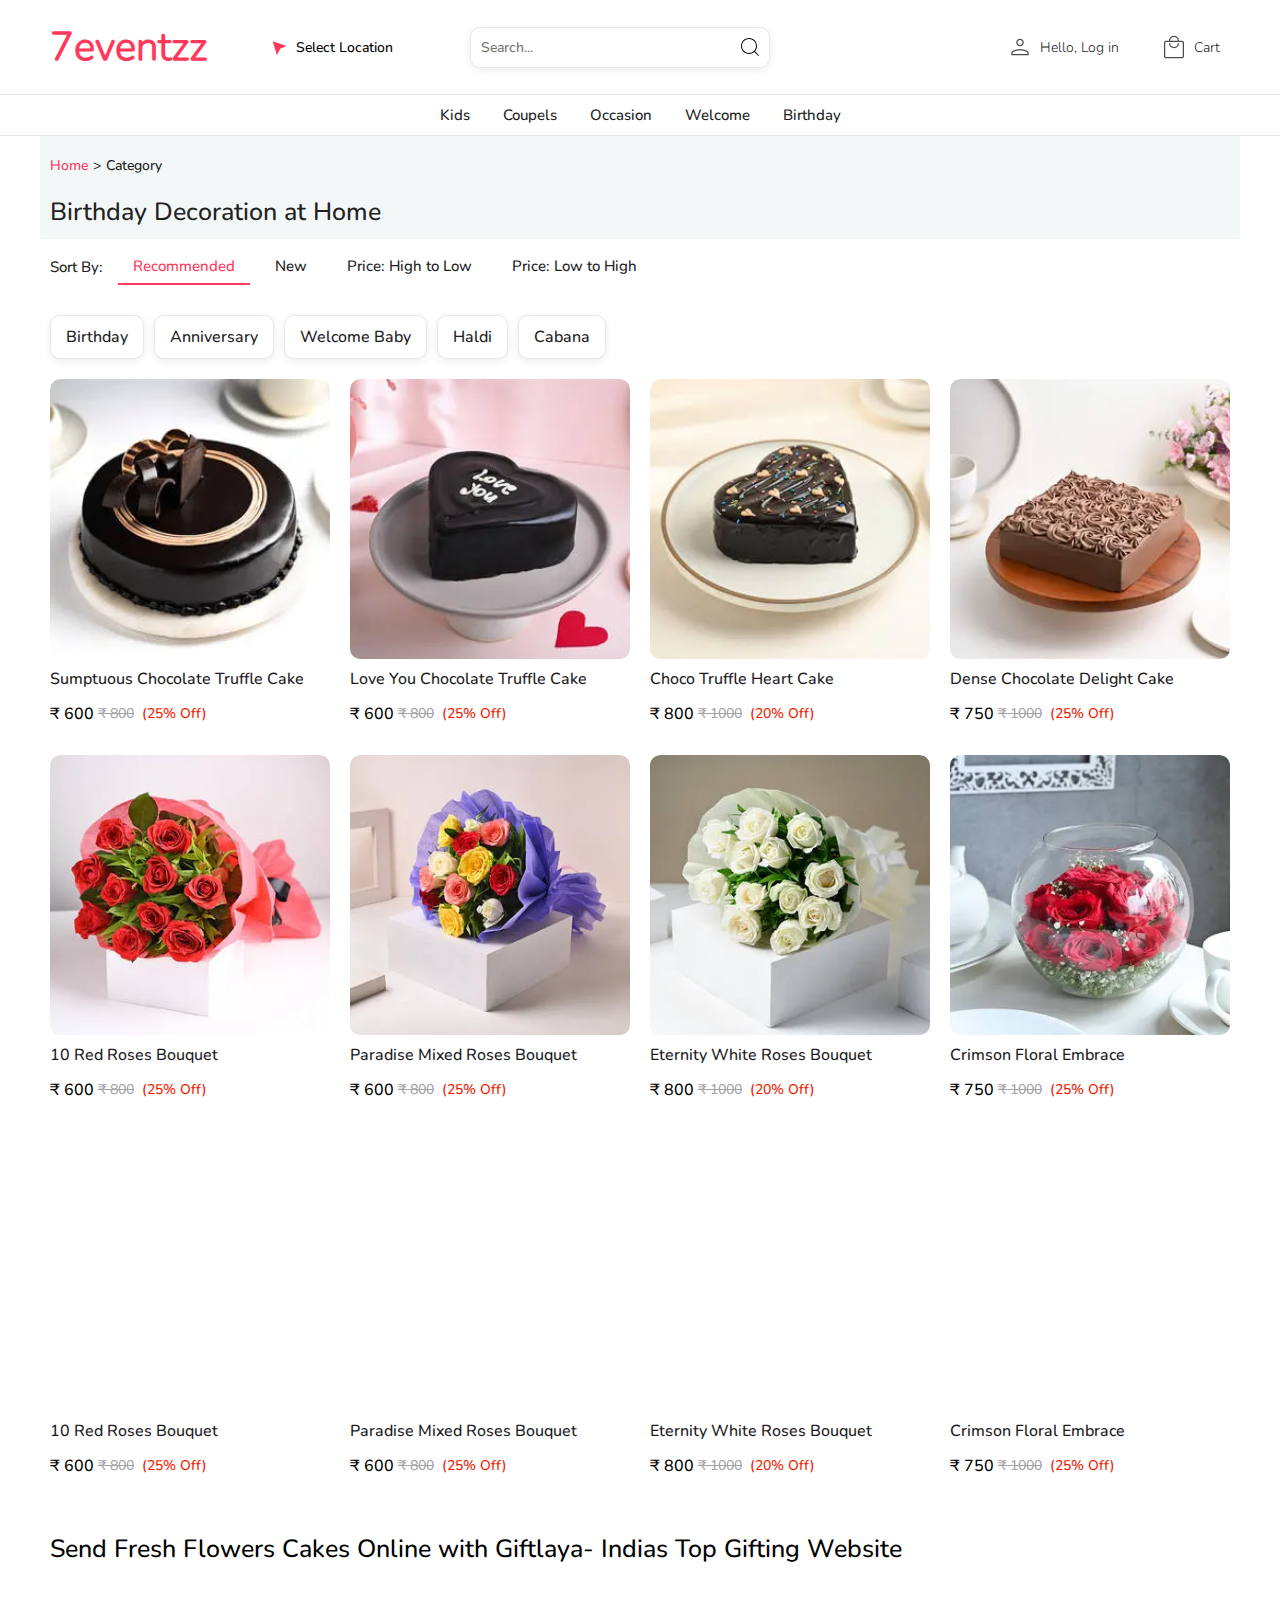
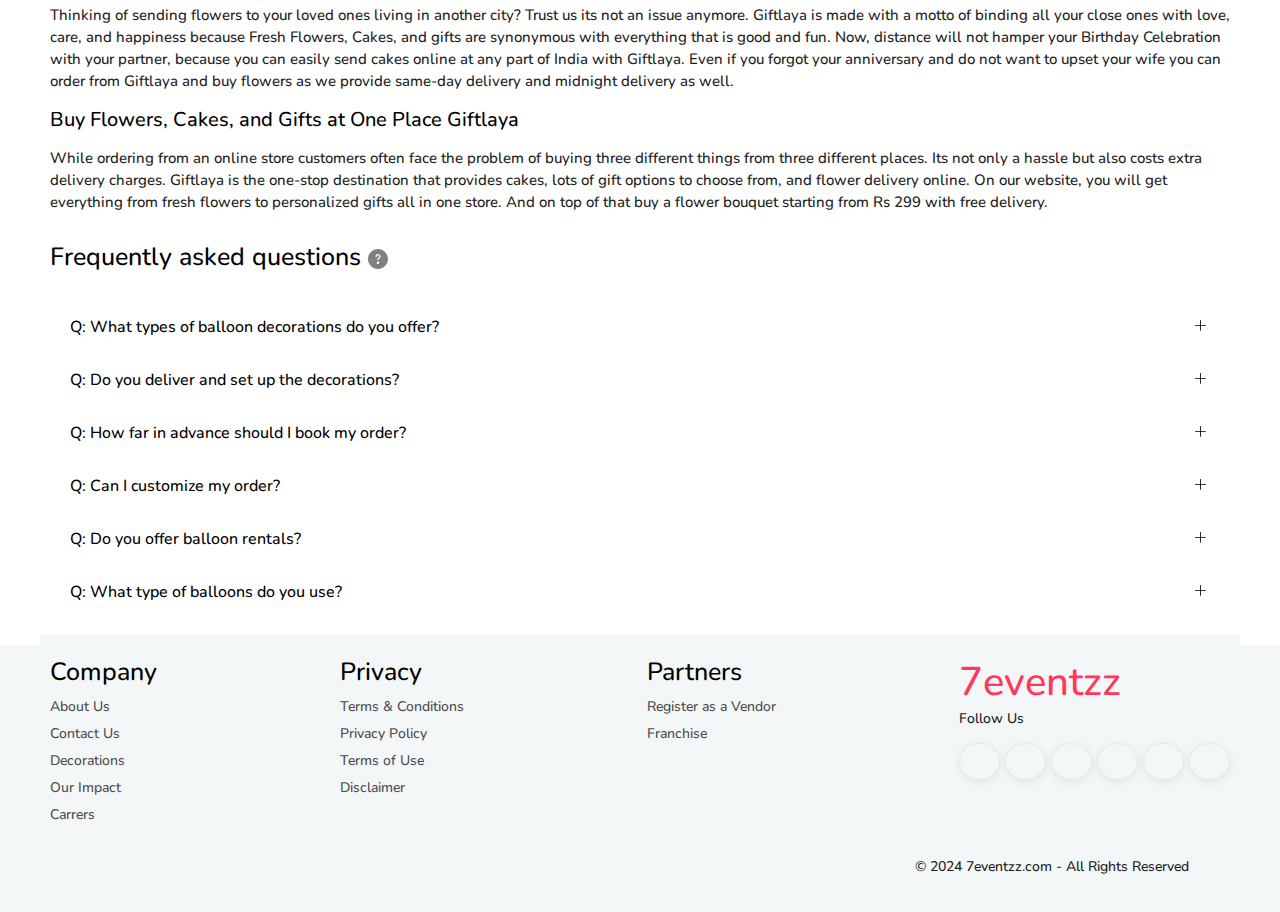
<file: category.html>
<!DOCTYPE html>
<html lang="en">
  <head>
    <meta charset="UTF-8" />
    <meta name="viewport" content="width=device-width, initial-scale=1.0" />
    <title>7eventzz Category</title>
    <link rel="stylesheet" href="assets/css/category.css" />
    <link rel="stylesheet" href="assets/css/common.css" />
  </head>
  <body>
    <header class="header">
      <nav class="navbar">
        <div class="logo">
          <button class="menuBtn" onclick="viewSidebar()">
            <img
              src="/assets/icons/menu.svg"
              alt="menu icon"
              height="25"
              width="25"
            />
          </button>
          <a href="/">7eventzz</a>
        </div>
        <button class="locationBtn" onclick="viewCityPopup()">
          <image
            src="/assets/icons/navigation.svg"
            alt=" navigation icon"
            height="25"
            width="25"
          />
          Select Location
        </button>
        <div class="searchHolder">
          <input type="text" placeholder="Search..." />
        </div>
        <div class="flex1"></div>
        <div class="navbarLinks">
          <a href="#">
            <img
              src="/assets/icons/user.svg"
              alt="user icon"
              height="20"
              width="20"
            />
            <span>Hello, Log in</span>
          </a>
          <a href="#">
            <img
              src="/assets/icons/cart.svg"
              alt="cart icon"
              height="20"
              width="20"
            />
            <span>Cart</span>
          </a>
        </div>
      </nav>
      <div class="footer-menu">
        <a href="index.html" class="footer-menu-link">
          <img
            src="assets/icons/home.svg"
            alt="home image"
            height="40"
            width="40"
            class="footer-menu-icon"
          />
          <span>Home</span>
        </a>

        <a href="category.html" class="footer-menu-link">
          <img
            src="assets/icons/active-category.svg"
            alt="category image"
            height="40"
            width="40"
            class="footer-menu-icon"
          />
          <img
            src="assets/icons/circle-fill.svg"
            alt="circle fill image"
            height="5"
            width="5"
            class="circle-fill"
          />
        </a>
        <button class="footer-menu-link" onclick="viewSearchbar()">
          <img
            src="assets/icons/search.svg"
            alt="category image"
            height="40"
            width="40"
            class="footer-menu-icon"
          />
          <span>Search</span>
        </button>
        <button class="footer-menu-link" onclick="viewSignin()">
          <img
            src="assets/icons/user.svg"
            alt="category image"
            height="40"
            width="40"
            class="footer-menu-icon"
          />
          <span>Sign In</span>
        </button>
        <a href="cart.html" class="footer-menu-link">
          <img
            src="assets/icons/cart.svg"
            alt="cart image"
            height="40"
            width="40"
            class="footer-menu-icon"
          />
          <span>Cart</span>
        </a>
      </div>
    </header>
    <div class="sidemenu-wrapper">
      <div class="footer-menu">
        <a href="index.html" class="footer-menu-link">
          <img
            src="assets/icons/home.svg"
            alt="home image"
            height="40"
            width="40"
          />
        </a>

        <a href="category.html" class="footer-menu-link">
          <img
            src="assets/icons/category.svg"
            alt="category image"
            height="40"
            width="40"
          />
        </a>

        <button class="footer-menu-link" onclick="viewSignin()">
          <img
            src="assets/icons/user.svg"
            alt="category image"
            height="40"
            width="40"
          />
        </button>
        <a href="cart.html" class="footer-menu-link">
          <img
            src="assets/icons/cart.svg"
            alt="cart image"
            height="40"
            width="40"
          />
        </a>
      </div>
      <div class="sidemenu-modal" onclick="viewSidebar()"></div>
      <div class="dynamicLinks">
        <div class="user-controlls">
          <img
            src="assets/icons/user.webp"
            alt="user image"
            height="30"
            width="30"
          />
          <span class="close-sidemenu" onclick="viewSidebar()">✕</span>
          <div class="name-sign-options">
            <h2>Tom Holland</h2>
            <p>User</p>
            <div class="supportsignin-holder">
              <button onclick="viewSignin()">Sign In</button>
              <a href="contact.html">Support</a>
            </div>
          </div>
        </div>
        <div class="dynamicLinks-holder">
          <a href="#">Kids</a>
          <a href="#">Coupels</a>
          <a href="#">Occasion</a>
          <a href="#">Welcome</a>
          <a href="#">Birthday</a>
        </div>
      </div>
    </div>
    <main>
      <div class="breadCrumbs">
        <a href="index.html">Home</a>
        <p>Category</p>
      </div>
      <div class="categoryName">
        <h1>Birthday Decoration at Home</h1>
      </div>
      <section class="sorting">
        <p>Sort By:</p>
        <div class="optionSlider">
          <button class="activeSort">Recommended</button>
          <button>New</button>
          <button>Price: High to Low</button>
          <button>Price: Low to High</button>
        </div>
      </section>
      <section class="quickLinks">
        <a href="index.html">Birthday</a>
        <a href="index.html">Anniversary</a>
        <a href="index.html">Welcome Baby</a>
        <a href="index.html">Haldi</a>
        <a href="index.html">Cabana</a>
      </section>

      <section class="container">
        <a href="productdetails.html" class="link">
          <div class="imageHolder">
            <img
              src="/assets/images/p1.webp"
              alt="cake image"
              height="50"
              width="50"
              loading="eager"
            />
          </div>
          <p class="productName">Sumptuous Chocolate Truffle Cake</p>
          <div class="details">
            <span class="price">&#x20B9; 600</span>
            <span class="beforePrice">&#x20B9; 800</span>
            <span class="discount">(25% Off)</span>
          </div>
        </a>
        <a href="productdetails.html" class="link">
          <div class="imageHolder">
            <img
              src="/assets/images/p2.webp"
              alt="cake image"
              height="50"
              width="50"
              loading="eager"
            />
          </div>
          <p class="productName">Love You Chocolate Truffle Cake</p>
          <div class="details">
            <span class="price">&#x20B9; 600</span>
            <span class="beforePrice">&#x20B9; 800</span>
            <span class="discount">(25% Off)</span>
          </div>
        </a>
        <a href="productdetails.html" class="link">
          <div class="imageHolder">
            <img
              src="/assets/images/p3.webp"
              alt="cake image"
              height="50"
              width="50"
              loading="eager"
            />
          </div>
          <p class="productName">Choco Truffle Heart Cake</p>
          <div class="details">
            <span class="price">&#x20B9; 800</span>
            <span class="beforePrice">&#x20B9; 1000</span>
            <span class="discount">(20% Off)</span>
          </div>
        </a>
        <a href="productdetails.html" class="link">
          <div class="imageHolder">
            <img
              src="/assets/images/p4.webp"
              alt="cake image"
              height="50"
              width="50"
              loading="eager"
            />
          </div>
          <p class="productName">Dense Chocolate Delight Cake</p>
          <div class="details">
            <span class="price">&#x20B9; 750</span>
            <span class="beforePrice">&#x20B9; 1000</span>
            <span class="discount">(25% Off)</span>
          </div>
        </a>

        <a href="productdetails.html" class="link">
          <div class="imageHolder">
            <img
              src="/assets/images/f1.webp"
              alt="Flowers image"
              height="50"
              width="50"
              loading="eager"
            />
          </div>
          <p class="productName">10 Red Roses Bouquet</p>
          <div class="details">
            <span class="price">&#x20B9; 600</span>
            <span class="beforePrice">&#x20B9; 800</span>
            <span class="discount">(25% Off)</span>
          </div>
        </a>
        <a href="productdetails.html" class="link">
          <div class="imageHolder">
            <img
              src="/assets/images/f2.webp"
              alt="Flowers image"
              height="50"
              width="50"
              loading="eager"
            />
          </div>
          <p class="productName">Paradise Mixed Roses Bouquet</p>
          <div class="details">
            <span class="price">&#x20B9; 600</span>
            <span class="beforePrice">&#x20B9; 800</span>
            <span class="discount">(25% Off)</span>
          </div>
        </a>
        <a href="productdetails.html" class="link">
          <div class="imageHolder">
            <img
              src="/assets/images/f3.webp"
              alt="Flowers image"
              height="50"
              width="50"
              loading="eager"
            />
          </div>
          <p class="productName">Eternity White Roses Bouquet</p>
          <div class="details">
            <span class="price">&#x20B9; 800</span>
            <span class="beforePrice">&#x20B9; 1000</span>
            <span class="discount">(20% Off)</span>
          </div>
        </a>
        <a href="productdetails.html" class="link">
          <div class="imageHolder">
            <img
              src="/assets/images/f4.webp"
              alt="Flowers image"
              height="50"
              width="50"
              loading="eager"
            />
          </div>
          <p class="productName">Crimson Floral Embrace</p>
          <div class="details">
            <span class="price">&#x20B9; 750</span>
            <span class="beforePrice">&#x20B9; 1000</span>
            <span class="discount">(25% Off)</span>
          </div>
        </a>

        <a href="productdetails.html" class="link">
          <div class="imageHolder">
            <img
              src="/assets/images/g1.webp"
              alt="Gift image"
              height="50"
              width="50"
              loading="eager"
            />
          </div>
          <p class="productName">10 Red Roses Bouquet</p>
          <div class="details">
            <span class="price">&#x20B9; 600</span>
            <span class="beforePrice">&#x20B9; 800</span>
            <span class="discount">(25% Off)</span>
          </div>
        </a>
        <a href="productdetails.html" class="link">
          <div class="imageHolder">
            <img
              src="/assets/images/g2.webp"
              alt="Gift image"
              height="50"
              width="50"
              loading="eager"
            />
          </div>
          <p class="productName">Paradise Mixed Roses Bouquet</p>
          <div class="details">
            <span class="price">&#x20B9; 600</span>
            <span class="beforePrice">&#x20B9; 800</span>
            <span class="discount">(25% Off)</span>
          </div>
        </a>
        <a href="productdetails.html" class="link">
          <div class="imageHolder">
            <img
              src="/assets/images/g3.webp"
              alt="Gift image"
              height="50"
              width="50"
              loading="eager"
            />
          </div>
          <p class="productName">Eternity White Roses Bouquet</p>
          <div class="details">
            <span class="price">&#x20B9; 800</span>
            <span class="beforePrice">&#x20B9; 1000</span>
            <span class="discount">(20% Off)</span>
          </div>
        </a>
        <a href="productdetails.html" class="link">
          <div class="imageHolder">
            <img
              src="/assets/images/g4.webp"
              alt="Gift image"
              height="50"
              width="50"
              loading="eager"
            />
          </div>
          <p class="productName">Crimson Floral Embrace</p>
          <div class="details">
            <span class="price">&#x20B9; 750</span>
            <span class="beforePrice">&#x20B9; 1000</span>
            <span class="discount">(25% Off)</span>
          </div>
        </a>
      </section>
      <section class="seoContent">
        <h1>
          Send Fresh Flowers Cakes Online with Giftlaya- Indias Top Gifting
          Website
        </h1>

        <p>
          Thinking of sending flowers to your loved ones living in another city?
          Trust us its not an issue anymore. Giftlaya is made with a motto of
          binding all your close ones with love, care, and happiness because
          Fresh Flowers, Cakes, and gifts are synonymous with everything that is
          good and fun. Now, distance will not hamper your Birthday Celebration
          with your partner, because you can easily send cakes online at any
          part of India with Giftlaya. Even if you forgot your anniversary and
          do not want to upset your wife you can order from Giftlaya and buy
          flowers as we provide same-day delivery and midnight delivery as well.
        </p>

        <h2>Buy Flowers, Cakes, and Gifts at One Place Giftlaya</h2>

        <p>
          While ordering from an online store customers often face the problem
          of buying three different things from three different places. Its not
          only a hassle but also costs extra delivery charges. Giftlaya is the
          one-stop destination that provides cakes, lots of gift options to
          choose from, and flower delivery online. On our website, you will get
          everything from fresh flowers to personalized gifts all in one store.
          And on top of that buy a flower bouquet starting from Rs 299 with free
          delivery.
        </p>
      </section>
      <section class="faqContainer">
        <h2>
          Frequently asked questions
          <img
            src="/assets/icons/faq-home.svg"
            alt="question icon"
            height="25"
            width="25"
            loading="eager"
          />
        </h2>
        <div class="faqQnAs">
          <p class="questions">
            Q: What types of balloon decorations do you offer?
            <img
              src="/assets/icons/plus.svg"
              alt="plus icon"
              height="20"
              width="20"
            />
          </p>
          <div class="answers">
            We offer a wide variety of balloon decorations, including balloon
            arches, garlands, columns, centerpieces, organic balloon
            installations, balloon sculptures, and more! Browse our website or
            contact us for custom designs.
          </div>
          <p class="questions">
            Q: Do you deliver and set up the decorations?
            <img
              src="/assets/icons/plus.svg"
              alt="plus icon"
              height="20"
              width="20"
            />
          </p>
          <div class="answers">
            Yes, we offer delivery and setup for an additional fee within our
            service area. You can also choose to pick up your order at our
            location.
          </div>
          <p class="questions">
            Q: How far in advance should I book my order?
            <img
              src="/assets/icons/plus.svg"
              alt="plus icon"
              height="20"
              width="20"
            />
          </p>
          <div class="answers">
            We recommend booking at least 2 weeks in advance to ensure
            availability, especially for larger events. However, we can try to
            accommodate last-minute requests depending on our schedule.
          </div>
          <p class="questions">
            Q: Can I customize my order?
            <img
              src="/assets/icons/plus.svg"
              alt="plus icon"
              height="20"
              width="20"
            />
          </p>
          <div class="answers">
            Absolutely! We encourage you to tell us your vision and we will work
            with you to create a personalized balloon decoration that fits your
            theme and budget.
          </div>
          <p class="questions">
            Q: Do you offer balloon rentals?
            <img
              src="/assets/icons/plus.svg"
              alt="plus icon"
              height="20"
              width="20"
            />
          </p>
          <div class="answers">
            Not currently, but we are always looking for ways to improve our
            services.
          </div>
          <p class="questions">
            Q: What type of balloons do you use?
            <img
              src="/assets/icons/plus.svg"
              alt="plus icon"
              height="20"
              width="20"
            />
          </p>
          <div class="answers">
            We use high-quality, biodegradable latex balloons as well as Mylar
            balloons for specific designs.
          </div>
        </div>
      </section>
    </main>

    <footer>
      <div class="nestedFooter">
        <div class="footerLinks">
          <div>
            <h2 class="footerHeading">Company</h2>
            <div class="linkHolder">
              <a href="#" class="footerLink">About Us</a>
            </div>
            <div class="linkHolder">
              <a href="#" class="footerLink">Contact Us</a>
            </div>
            <div class="linkHolder">
              <a href="#" class="footerLink">Decorations</a>
            </div>
            <div class="linkHolder">
              <a href="#" class="footerLink">Our Impact</a>
            </div>
            <div class="linkHolder">
              <a href="#" class="footerLink">Carrers</a>
            </div>
          </div>
          <div>
            <h2 class="footerHeading">Privacy</h2>
            <div class="linkHolder">
              <a href="#" class="footerLink">Terms & Conditions</a>
            </div>
            <div class="linkHolder">
              <a href="#" class="footerLink">Privacy Policy</a>
            </div>
            <div class="linkHolder">
              <a href="#" class="footerLink">Terms of Use</a>
            </div>
            <div class="linkHolder">
              <a href="#" class="footerLink">Disclaimer</a>
            </div>
          </div>
          <div>
            <h2 class="footerHeading">Partners</h2>
            <div class="linkHolder">
              <a href="#" class="footerLink">Register as a Vendor</a>
            </div>
            <div class="linkHolder">
              <a href="#" class="footerLink">Franchise</a>
            </div>
          </div>
          <div>
            <h2 class="logoTxt">7eventzz</h2>
            <p>Follow Us</p>
            <div class="socials">
              <a href="#"
                ><img
                  src="/assets/icons/facebook_logo.webp"
                  alt="facebook"
                  height="25"
                  width="25"
              /></a>
              <a href="#"
                ><img
                  src="/assets/icons/twitter_logo.webp"
                  alt="twitter"
                  height="25"
                  width="25"
              /></a>
              <a href="#"
                ><img
                  src="/assets/icons/instagram_logo.webp"
                  alt="instagram"
                  height="25"
                  width="25"
              /></a>
              <a href="#"
                ><img
                  src="/assets/icons/youtube_logo.webp"
                  alt="youtube"
                  height="25"
                  width="25"
              /></a>
              <a href="#"
                ><img
                  src="/assets/icons/linkdin_logo.webp"
                  alt="linkedin"
                  height="25"
                  width="25"
              /></a>
              <a href="#"
                ><img
                  src="/assets/icons/pinterest_logo.webp"
                  alt="pinterest"
                  height="25"
                  width="25"
              /></a>
            </div>
          </div>
        </div>
        <div class="paymentMethods">
          <div class="paymentPortals">
            <img
              src="/assets/icons/visa.webp"
              alt="Visa"
              height="50"
              width="50"
              loading="eager"
            />
            <img
              src="/assets/icons/mastercard.webp"
              alt="Master Card"
              height="50"
              width="50"
              loading="eager"
            />
            <img
              src="/assets/icons/american_express.webp"
              alt="American Express"
              height="50"
              width="50"
              loading="eager"
            />
            <img
              src="/assets/icons/google_pay.webp"
              alt="Google Pay"
              height="50"
              width="50"
              loading="eager"
            />
          </div>
          <p>&copy; 2024 7eventzz.com - All Rights Reserved</p>
        </div>
      </div>
    </footer>

    <div class="modal-wrapper">
      <div class="modal" onclick="viewCityPopup()"></div>
      <div class="city-popup">
        <div class="city-header">
          <p>
            <img
              src="assets/icons/gps.webp"
              alt="location icon"
              height="25"
              width="25"
            />
            Select your location
          </p>
          <span onclick="viewCityPopup()">✕</span>
        </div>
        <div class="city-search">
          <input type="text" placeholder="Searchg city..." />
        </div>
        <div class="city-search-list">
          <button>
            <span
              ><img
                alt="Navigation image"
                loading="lazy"
                width="20"
                height="20"
                decoding="async"
                data-nimg="1"
                src="./assets/icons/navigation.svg"
                style="color: transparent"
              />Agra</span
            ><img
              alt="trending image"
              loading="lazy"
              width="20"
              height="20"
              decoding="async"
              data-nimg="1"
              src="./assets/icons/trending.svg"
              style="color: transparent"
            /></button
          ><button>
            <span
              ><img
                alt="Navigation image"
                loading="lazy"
                width="20"
                height="20"
                decoding="async"
                data-nimg="1"
                src="./assets/icons/navigation.svg"
                style="color: transparent"
              />Ahmedabad</span
            ><img
              alt="trending image"
              loading="lazy"
              width="20"
              height="20"
              decoding="async"
              data-nimg="1"
              src="./assets/icons/trending.svg"
              style="color: transparent"
            /></button
          ><button>
            <span
              ><img
                alt="Navigation image"
                loading="lazy"
                width="20"
                height="20"
                decoding="async"
                data-nimg="1"
                src="./assets/icons/navigation.svg"
                style="color: transparent"
              />Amritsar</span
            ><img
              alt="trending image"
              loading="lazy"
              width="20"
              height="20"
              decoding="async"
              data-nimg="1"
              src="./assets/icons/trending.svg"
              style="color: transparent"
            /></button
          ><button>
            <span
              ><img
                alt="Navigation image"
                loading="lazy"
                width="20"
                height="20"
                decoding="async"
                data-nimg="1"
                src="./assets/icons/navigation.svg"
                style="color: transparent"
              />Aurangabad</span
            ><img
              alt="trending image"
              loading="lazy"
              width="20"
              height="20"
              decoding="async"
              data-nimg="1"
              src="./assets/icons/trending.svg"
              style="color: transparent"
            /></button
          ><button>
            <span
              ><img
                alt="Navigation image"
                loading="lazy"
                width="20"
                height="20"
                decoding="async"
                data-nimg="1"
                src="./assets/icons/navigation.svg"
                style="color: transparent"
              />Bangalore</span
            ><img
              alt="trending image"
              loading="lazy"
              width="20"
              height="20"
              decoding="async"
              data-nimg="1"
              src="./assets/icons/trending.svg"
              style="color: transparent"
            /></button
          ><button>
            <span
              ><img
                alt="Navigation image"
                loading="lazy"
                width="20"
                height="20"
                decoding="async"
                data-nimg="1"
                src="./assets/icons/navigation.svg"
                style="color: transparent"
              />Bhopal</span
            ><img
              alt="trending image"
              loading="lazy"
              width="20"
              height="20"
              decoding="async"
              data-nimg="1"
              src="./assets/icons/trending.svg"
              style="color: transparent"
            /></button
          ><button>
            <span
              ><img
                alt="Navigation image"
                loading="lazy"
                width="20"
                height="20"
                decoding="async"
                data-nimg="1"
                src="./assets/icons/navigation.svg"
                style="color: transparent"
              />Bhubaneswar</span
            ><img
              alt="trending image"
              loading="lazy"
              width="20"
              height="20"
              decoding="async"
              data-nimg="1"
              src="./assets/icons/trending.svg"
              style="color: transparent"
            /></button
          ><button>
            <span
              ><img
                alt="Navigation image"
                loading="lazy"
                width="20"
                height="20"
                decoding="async"
                data-nimg="1"
                src="./assets/icons/navigation.svg"
                style="color: transparent"
              />Coimbatore</span
            ><img
              alt="trending image"
              loading="lazy"
              width="20"
              height="20"
              decoding="async"
              data-nimg="1"
              src="./assets/icons/trending.svg"
              style="color: transparent"
            /></button
          ><button>
            <span
              ><img
                alt="Navigation image"
                loading="lazy"
                width="20"
                height="20"
                decoding="async"
                data-nimg="1"
                src="./assets/icons/navigation.svg"
                style="color: transparent"
              />Chandigarh</span
            ><img
              alt="trending image"
              loading="lazy"
              width="20"
              height="20"
              decoding="async"
              data-nimg="1"
              src="./assets/icons/trending.svg"
              style="color: transparent"
            /></button
          ><button>
            <span
              ><img
                alt="Navigation image"
                loading="lazy"
                width="20"
                height="20"
                decoding="async"
                data-nimg="1"
                src="./assets/icons/navigation.svg"
                style="color: transparent"
              />Chennai</span
            ><img
              alt="trending image"
              loading="lazy"
              width="20"
              height="20"
              decoding="async"
              data-nimg="1"
              src="./assets/icons/trending.svg"
              style="color: transparent"
            /></button
          ><button>
            <span
              ><img
                alt="Navigation image"
                loading="lazy"
                width="20"
                height="20"
                decoding="async"
                data-nimg="1"
                src="./assets/icons/navigation.svg"
                style="color: transparent"
              />Delhi</span
            ><img
              alt="trending image"
              loading="lazy"
              width="20"
              height="20"
              decoding="async"
              data-nimg="1"
              src="./assets/icons/trending.svg"
              style="color: transparent"
            /></button
          ><button>
            <span
              ><img
                alt="Navigation image"
                loading="lazy"
                width="20"
                height="20"
                decoding="async"
                data-nimg="1"
                src="./assets/icons/navigation.svg"
                style="color: transparent"
              />Dehradun</span
            ><img
              alt="trending image"
              loading="lazy"
              width="20"
              height="20"
              decoding="async"
              data-nimg="1"
              src="./assets/icons/trending.svg"
              style="color: transparent"
            /></button
          ><button>
            <span
              ><img
                alt="Navigation image"
                loading="lazy"
                width="20"
                height="20"
                decoding="async"
                data-nimg="1"
                src="./assets/icons/navigation.svg"
                style="color: transparent"
              />Goa</span
            ><img
              alt="trending image"
              loading="lazy"
              width="20"
              height="20"
              decoding="async"
              data-nimg="1"
              src="./assets/icons/trending.svg"
              style="color: transparent"
            /></button
          ><button>
            <span
              ><img
                alt="Navigation image"
                loading="lazy"
                width="20"
                height="20"
                decoding="async"
                data-nimg="1"
                src="./assets/icons/navigation.svg"
                style="color: transparent"
              />Ghaziabad</span
            ><img
              alt="trending image"
              loading="lazy"
              width="20"
              height="20"
              decoding="async"
              data-nimg="1"
              src="./assets/icons/trending.svg"
              style="color: transparent"
            /></button
          ><button>
            <span
              ><img
                alt="Navigation image"
                loading="lazy"
                width="20"
                height="20"
                decoding="async"
                data-nimg="1"
                src="./assets/icons/navigation.svg"
                style="color: transparent"
              />Guntur</span
            ><img
              alt="trending image"
              loading="lazy"
              width="20"
              height="20"
              decoding="async"
              data-nimg="1"
              src="./assets/icons/trending.svg"
              style="color: transparent"
            /></button
          ><button>
            <span
              ><img
                alt="Navigation image"
                loading="lazy"
                width="20"
                height="20"
                decoding="async"
                data-nimg="1"
                src="./assets/icons/navigation.svg"
                style="color: transparent"
              />Gurugram</span
            ><img
              alt="trending image"
              loading="lazy"
              width="20"
              height="20"
              decoding="async"
              data-nimg="1"
              src="./assets/icons/trending.svg"
              style="color: transparent"
            /></button
          ><button>
            <span
              ><img
                alt="Navigation image"
                loading="lazy"
                width="20"
                height="20"
                decoding="async"
                data-nimg="1"
                src="./assets/icons/navigation.svg"
                style="color: transparent"
              />Indore</span
            ><img
              alt="trending image"
              loading="lazy"
              width="20"
              height="20"
              decoding="async"
              data-nimg="1"
              src="./assets/icons/trending.svg"
              style="color: transparent"
            /></button
          ><button>
            <span
              ><img
                alt="Navigation image"
                loading="lazy"
                width="20"
                height="20"
                decoding="async"
                data-nimg="1"
                src="./assets/icons/navigation.svg"
                style="color: transparent"
              />Jammu</span
            ><img
              alt="trending image"
              loading="lazy"
              width="20"
              height="20"
              decoding="async"
              data-nimg="1"
              src="./assets/icons/trending.svg"
              style="color: transparent"
            /></button
          ><button>
            <span
              ><img
                alt="Navigation image"
                loading="lazy"
                width="20"
                height="20"
                decoding="async"
                data-nimg="1"
                src="./assets/icons/navigation.svg"
                style="color: transparent"
              />Jamshedpur</span
            ><img
              alt="trending image"
              loading="lazy"
              width="20"
              height="20"
              decoding="async"
              data-nimg="1"
              src="./assets/icons/trending.svg"
              style="color: transparent"
            /></button
          ><button>
            <span
              ><img
                alt="Navigation image"
                loading="lazy"
                width="20"
                height="20"
                decoding="async"
                data-nimg="1"
                src="./assets/icons/navigation.svg"
                style="color: transparent"
              />Ludhiana</span
            ><img
              alt="trending image"
              loading="lazy"
              width="20"
              height="20"
              decoding="async"
              data-nimg="1"
              src="./assets/icons/trending.svg"
              style="color: transparent"
            /></button
          ><button>
            <span
              ><img
                alt="Navigation image"
                loading="lazy"
                width="20"
                height="20"
                decoding="async"
                data-nimg="1"
                src="./assets/icons/navigation.svg"
                style="color: transparent"
              />Hydrabad</span
            ><img
              alt="trending image"
              loading="lazy"
              width="20"
              height="20"
              decoding="async"
              data-nimg="1"
              src="./assets/icons/trending.svg"
              style="color: transparent"
            /></button
          ><button>
            <span
              ><img
                alt="Navigation image"
                loading="lazy"
                width="20"
                height="20"
                decoding="async"
                data-nimg="1"
                src="./assets/icons/navigation.svg"
                style="color: transparent"
              />Jaipur</span
            ><img
              alt="trending image"
              loading="lazy"
              width="20"
              height="20"
              decoding="async"
              data-nimg="1"
              src="./assets/icons/trending.svg"
              style="color: transparent"
            /></button
          ><button>
            <span
              ><img
                alt="Navigation image"
                loading="lazy"
                width="20"
                height="20"
                decoding="async"
                data-nimg="1"
                src="./assets/icons/navigation.svg"
                style="color: transparent"
              />Kolkata</span
            ><img
              alt="trending image"
              loading="lazy"
              width="20"
              height="20"
              decoding="async"
              data-nimg="1"
              src="./assets/icons/trending.svg"
              style="color: transparent"
            /></button
          ><button>
            <span
              ><img
                alt="Navigation image"
                loading="lazy"
                width="20"
                height="20"
                decoding="async"
                data-nimg="1"
                src="./assets/icons/navigation.svg"
                style="color: transparent"
              />Lucknow</span
            ><img
              alt="trending image"
              loading="lazy"
              width="20"
              height="20"
              decoding="async"
              data-nimg="1"
              src="./assets/icons/trending.svg"
              style="color: transparent"
            />
          </button>
        </div>
      </div>
    </div>

    <div class="sign-in-modal">
      <div class="modal" onclick="viewSignin()"></div>

      <div class="sign-in-dialogue">
        <h2>Sign up / Sign in</h2>
        <p>
          Enjoy the convenience of a single account across all participating
          brands
        </p>

        <button class="close-signin" onclick="viewSignin()">
          <img
            src="assets/icons/close.svg"
            alt="close icon"
            height="25"
            width
          />
        </button>

        <div class="signin-form-holder">
          <form class="signin-form" id="first-form">
            <label for="name">Name</label>
            <div class="input-fields">
              <input
                type="text"
                placeholder="Enter your name"
                required
                id="name"
                name="name"
              />
              <img
                src="assets/icons/green-check-icon.svg"
                alt="green-check-icon"
                height="20"
                width="20"
                class="input-expressions hidden correct-name"
              />
              <img
                src="assets/icons/red-close-icon.svg"
                alt="green-check-icon"
                height="20"
                width="20"
                class="input-expressions hidden wrong-name"
              />
              <p class="wrong-name hidden">*Incorrect name detected</p>
            </div>
            <label for="number">Mobile Number</label>

            <div class="input-fields">
              <input
                type="tel"
                placeholder="Enter your mobile number"
                required
                id="number"
                name="number"
                maxlength="10"
                class="number"
              />
              <img
                src="assets/icons/green-check-icon.svg"
                alt="green-check-icon"
                height="20"
                width="20"
                class="input-expressions hidden correct-number"
              />
              <img
                src="assets/icons/red-close-icon.svg"
                alt="green-check-icon"
                height="20"
                width="20"
                class="input-expressions hidden wrong-number"
              />
              <p class="wrong-number hidden">*Incorrect number detected</p>
            </div>
            <p>
              By creating your account you agree to our
              <a href="#">Terms & Conditions </a>
            </p>
            <button type="submit">Next</button>
          </form>
          <form class="signin-form hidden" id="second-form">
            <label for="password">Create Password</label>
            <div class="input-fields">
              <input
                type="password"
                placeholder="Enter your password"
                required
                name="password"
                id="password"
              />
              <img
                src="assets/icons/eye-slash.svg"
                alt="eye slash icon"
                height="20"
                width="20"
                class="password-view"
              />
              <img
                src="assets/icons/green-check-icon.svg"
                alt="green-check-icon"
                height="20"
                width="20"
                class="input-expressions hidden correct-password"
              />
              <img
                src="assets/icons/red-close-icon.svg"
                alt="green-check-icon"
                height="20"
                width="20"
                class="input-expressions hidden wrong-number"
              />
              <p class="wrong-password">*Minimum 6 characters required</p>
            </div>
            <button type="submit">Next</button>
          </form>
        </div>
      </div>
    </div>

    <div class="search-container">
      <div class="search-container-heading">
        <h2>Search</h2>
        <button onclick="viewSearchbar()">✕</button>
      </div>
      <form action="" method="post" class="search-holder">
        <input type="text" placeholder="Search decorations..." />
      </form>
      <p class="trending-text">
        Trendings
        <img
          src="assets/icons/fire.svg"
          alt="fire icon"
          height="20"
          width="20"
        />
      </p>

      <div class="trending-container">
        <button class="trending-btn">
          Birthday
          <img
            src="assets/icons/trending.svg"
            alt="trending icon"
            height="20"
            width="20"
          />
        </button>
        <button class="trending-btn">
          Anniversary
          <img
            src="assets/icons/trending.svg"
            alt="trending icon"
            height="20"
            width="20"
          />
        </button>
        <button class="trending-btn">
          Welcome Baby
          <img
            src="assets/icons/trending.svg"
            alt="trending icon"
            height="20"
            width="20"
          />
        </button>
        <button class="trending-btn">
          Car Decor
          <img
            src="assets/icons/trending.svg"
            alt="trending icon"
            height="20"
            width="20"
          />
        </button>
        <button class="trending-btn">
          Cabana
          <img
            src="assets/icons/trending.svg"
            alt="trending icon"
            height="20"
            width="20"
          />
        </button>
      </div>
    </div>
    <script defer src="./assets/js/script.js"></script>
    <script defer src="./assets/js/cart.js"></script>
  </body>
</html>
</file>
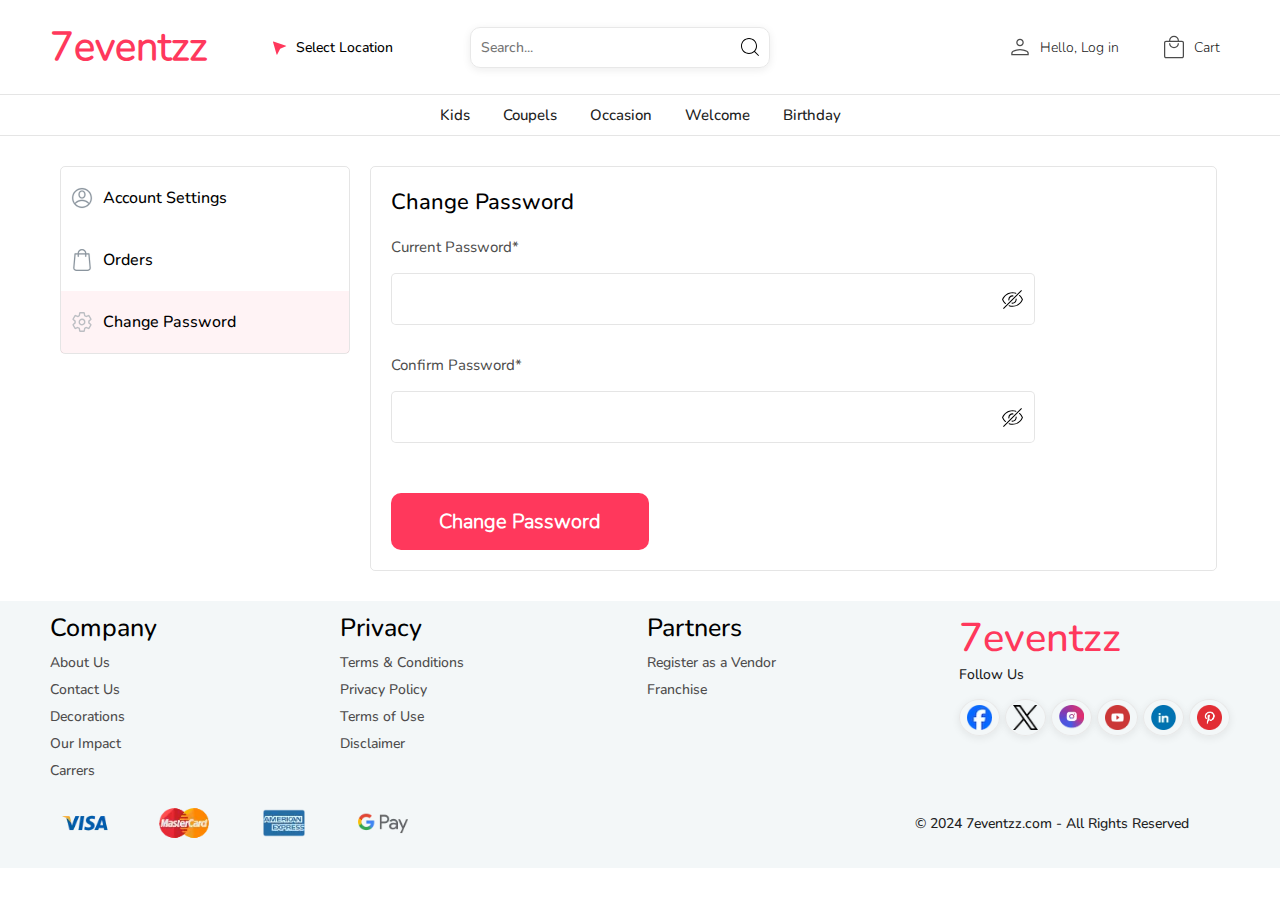
<file: change-password.html>
<!DOCTYPE html>
<html lang="en">
  <head>
    <meta charset="UTF-8" />
    <meta name="viewport" content="width=device-width, initial-scale=1.0" />
    <title>Change Password</title>
    <link rel="stylesheet" href="assets/css/common.css" />
    <link rel="stylesheet" href="assets/css/change-password.css" />
  </head>
  <body>
    <header class="header">
      <nav class="navbar">
        <div class="logo">
          <button class="menuBtn" onclick="viewSidebar()">
            <img
              src="/assets/icons/menu.svg"
              alt="menu icon"
              height="25"
              width="25"
            />
          </button>
          <a href="/">7eventzz</a>
        </div>
        <button class="locationBtn" onclick="viewCityPopup()">
          <image
            src="./assets/icons/navigation.svg"
            alt=" navigation icon"
            height="25"
            width="25"
          />
          Select Location
        </button>
        <div class="searchHolder">
          <input type="text" placeholder="Search..." />
        </div>
        <div class="flex1"></div>
        <div class="navbarLinks">
          <a href="#">
            <img
              src="/assets/icons/user.svg"
              alt="user icon"
              height="20"
              width="20"
            />
            <span>Hello, Log in</span>
          </a>
          <a href="#">
            <img
              src="/assets/icons/cart.svg"
              alt="cart icon"
              height="20"
              width="20"
            />
            <span>Cart</span>
          </a>
        </div>
      </nav>
      <div class="footer-menu">
        <a href="index.html" class="footer-menu-link">
          <img
            src="assets/icons/home.svg"
            alt="home image"
            height="40"
            width="40"
            class="footer-menu-icon"
          />
          <span>Home</span>
        </a>

        <a href="category.html" class="footer-menu-link">
          <img
            src="assets/icons/category.svg"
            alt="category image"
            height="40"
            width="40"
            class="footer-menu-icon"
          />
          <span>Category</span>
        </a>
        <button class="footer-menu-link" onclick="viewSearchbar()">
          <img
            src="assets/icons/search.svg"
            alt="category image"
            height="40"
            width="40"
            class="footer-menu-icon"
          />
          <span>Search</span>
        </button>
        <button class="footer-menu-link" onclick="viewSignin()">
          <img
            src="assets/icons/user.svg"
            alt="category image"
            height="40"
            width="40"
            class="footer-menu-icon"
          />
          <span>Sign In</span>
        </button>
        <a href="cart.html" class="footer-menu-link">
          <img
            src="assets/icons/cart.svg"
            alt="cart image"
            height="40"
            width="40"
            class="footer-menu-icon"
          />
          <span>Cart</span>
        </a>
      </div>
    </header>
    <div class="sidemenu-wrapper">
      <div class="sidemenu-modal" onclick="viewSidebar()"></div>
      <div class="dynamicLinks">
        <div class="user-controlls">
          <img
            src="assets/icons/user.webp"
            alt="user image"
            height="30"
            width="30"
          />
          <span class="close-sidemenu" onclick="viewSidebar()">✕</span>
          <div class="name-sign-options">
            <h2>Tom Holland</h2>
            <p>User</p>
            <div class="supportsignin-holder">
              <button onclick="viewSignin()">Sign In</button>
              <a href="contact.html">Support</a>
            </div>
          </div>
        </div>
        <div class="dynamicLinks-holder">
          <a href="#">Kids</a>
          <a href="#">Coupels</a>
          <a href="#">Occasion</a>
          <a href="#">Welcome</a>
          <a href="#">Birthday</a>
        </div>
      </div>
    </div>

    <main>
      <section class="container">
        <div>
          <div class="menu-links">
            <a href="account-settings.html">
              <svg
                width="22"
                height="22"
                viewBox="0 0 22 22"
                fill="none"
                xmlns="http://www.w3.org/2000/svg"
                class="w-5 md:w-[22px] h-5 md:h-[22px]"
              >
                <path
                  d="M20.9001 10.9996C20.9001 5.52799 16.4723 1.09961 11.0001 1.09961C5.52848 1.09961 1.1001 5.52739 1.1001 10.9996C1.1001 16.4227 5.49087 20.8996 11.0001 20.8996C16.4867 20.8996 20.9001 16.4477 20.9001 10.9996ZM11.0001 2.25977C15.8193 2.25977 19.7399 6.18043 19.7399 10.9996C19.7399 12.7625 19.2156 14.457 18.2432 15.8922C14.3386 11.6921 7.66873 11.6845 3.75698 15.8922C2.78459 14.457 2.26025 12.7625 2.26025 10.9996C2.26025 6.18043 6.18092 2.25977 11.0001 2.25977ZM4.48056 16.8197C7.95227 12.9256 14.0488 12.9266 17.5195 16.8197C14.0361 20.7168 7.96541 20.718 4.48056 16.8197Z"
                  fill="#8C969F"
                  stroke="#8C969F"
                  stroke-width="0.2"
                ></path>
                <path
                  d="M11 11.5801C12.9191 11.5801 14.4805 10.0187 14.4805 8.09961V6.93945C14.4805 5.02036 12.9191 3.45898 11 3.45898C9.08091 3.45898 7.51953 5.02036 7.51953 6.93945V8.09961C7.51953 10.0187 9.08091 11.5801 11 11.5801ZM8.67969 6.93945C8.67969 5.65996 9.7205 4.61914 11 4.61914C12.2795 4.61914 13.3203 5.65996 13.3203 6.93945V8.09961C13.3203 9.3791 12.2795 10.4199 11 10.4199C9.7205 10.4199 8.67969 9.3791 8.67969 8.09961V6.93945Z"
                  fill="#8C969F"
                  stroke="#8C969F"
                  stroke-width="0.2"
                ></path>
              </svg>
              Account Settings
            </a>
            <a href="orders.html">
              <svg
                width="22"
                height="22"
                viewBox="0 0 22 22"
                fill="none"
                xmlns="http://www.w3.org/2000/svg"
                class="w-5 md:w-[22px] h-5 md:h-[22px]"
              >
                <g clip-path="url(#clip0)">
                  <path
                    d="M19.8001 19.0172L18.5403 4.8319C18.5133 4.51697 18.2479 4.27853 17.9375 4.27853H15.3461C15.3101 1.91207 13.3755 0 11.0001 0C8.6246 0 6.69003 1.91207 6.65404 4.27853H4.06263C3.7477 4.27853 3.48676 4.51697 3.45977 4.8319L2.20006 19.0172C2.20006 19.0352 2.19556 19.0532 2.19556 19.0712C2.19556 20.6863 3.67572 22 5.49781 22H16.5023C18.3244 22 19.8046 20.6863 19.8046 19.0712C19.8046 19.0532 19.8046 19.0352 19.8001 19.0172ZM11.0001 1.21472C12.7052 1.21472 14.0954 2.58241 14.1313 4.27853H7.86877C7.90476 2.58241 9.29494 1.21472 11.0001 1.21472ZM16.5023 20.7853H5.49781C4.35507 20.7853 3.42828 20.0294 3.41028 19.0982L4.61601 5.49775H6.64954V7.34233C6.64954 7.67975 6.91948 7.94969 7.25691 7.94969C7.59433 7.94969 7.86427 7.67975 7.86427 7.34233V5.49775H14.1313V7.34233C14.1313 7.67975 14.4013 7.94969 14.7387 7.94969C15.0761 7.94969 15.3461 7.67975 15.3461 7.34233V5.49775H17.3796L18.5898 19.0982C18.5718 20.0294 17.6405 20.7853 16.5023 20.7853Z"
                    fill="#8C969F"
                    stroke="#8C969F"
                    stroke-width="0.1"
                  ></path>
                </g>
                <defs>
                  <clipPath id="clip0">
                    <rect width="22" height="22" fill="white"></rect>
                  </clipPath>
                </defs>
              </svg>
              Orders
            </a>
            <a href="change-password.html" class="active-nav">
              <svg
                stroke="#BCBEC3"
                fill="currentColor"
                stroke-width="0"
                viewBox="0 0 512 512"
                class="w-5 md:w-[22px] h-5 md:h-[22px] text-[#8C969F]"
                height="22"
                width="22"
              >
                <path
                  fill="none"
                  stroke-linecap="round"
                  stroke-linejoin="round"
                  stroke-width="32"
                  d="M262.29 192.31a64 64 0 1 0 57.4 57.4 64.13 64.13 0 0 0-57.4-57.4zM416.39 256a154.34 154.34 0 0 1-1.53 20.79l45.21 35.46a10.81 10.81 0 0 1 2.45 13.75l-42.77 74a10.81 10.81 0 0 1-13.14 4.59l-44.9-18.08a16.11 16.11 0 0 0-15.17 1.75A164.48 164.48 0 0 1 325 400.8a15.94 15.94 0 0 0-8.82 12.14l-6.73 47.89a11.08 11.08 0 0 1-10.68 9.17h-85.54a11.11 11.11 0 0 1-10.69-8.87l-6.72-47.82a16.07 16.07 0 0 0-9-12.22 155.3 155.3 0 0 1-21.46-12.57 16 16 0 0 0-15.11-1.71l-44.89 18.07a10.81 10.81 0 0 1-13.14-4.58l-42.77-74a10.8 10.8 0 0 1 2.45-13.75l38.21-30a16.05 16.05 0 0 0 6-14.08c-.36-4.17-.58-8.33-.58-12.5s.21-8.27.58-12.35a16 16 0 0 0-6.07-13.94l-38.19-30A10.81 10.81 0 0 1 49.48 186l42.77-74a10.81 10.81 0 0 1 13.14-4.59l44.9 18.08a16.11 16.11 0 0 0 15.17-1.75A164.48 164.48 0 0 1 187 111.2a15.94 15.94 0 0 0 8.82-12.14l6.73-47.89A11.08 11.08 0 0 1 213.23 42h85.54a11.11 11.11 0 0 1 10.69 8.87l6.72 47.82a16.07 16.07 0 0 0 9 12.22 155.3 155.3 0 0 1 21.46 12.57 16 16 0 0 0 15.11 1.71l44.89-18.07a10.81 10.81 0 0 1 13.14 4.58l42.77 74a10.8 10.8 0 0 1-2.45 13.75l-38.21 30a16.05 16.05 0 0 0-6.05 14.08c.33 4.14.55 8.3.55 12.47z"
                ></path>
              </svg>
              Change Password
            </a>
          </div>
        </div>
        <div class="password-container">
          <h1>Change Password</h1>
          <form action="" method="post" class="password-form">
            <div class="input-fields">
              <label for="password">Current Password*</label>
              <input type="password" class="account-password" />
              <img
                src="assets/icons/eye-slash.svg"
                alt="eye icon"
                height="25"
                width="25"
                class="password-icon"
                onclick="passwordViewer(this)"
              />
            </div>
            <div class="input-fields">
              <label for="conmfirm_password">Confirm Password*</label>
              <input type="password" class="confirm-password" />
              <img
                src="assets/icons/eye-slash.svg"
                alt="eye icon"
                height="25"
                width="25"
                class="password-icon"
                onclick="confirmPasswordViewer(this)"
              />
            </div>
            <button>Change Password</button>
          </form>
        </div>
      </section>
    </main>

    <footer>
      <div class="nestedFooter">
        <div class="footerLinks">
          <div>
            <h2 class="footerHeading">Company</h2>
            <div class="linkHolder">
              <a href="#" class="footerLink">About Us</a>
            </div>
            <div class="linkHolder">
              <a href="#" class="footerLink">Contact Us</a>
            </div>
            <div class="linkHolder">
              <a href="#" class="footerLink">Decorations</a>
            </div>
            <div class="linkHolder">
              <a href="#" class="footerLink">Our Impact</a>
            </div>
            <div class="linkHolder">
              <a href="#" class="footerLink">Carrers</a>
            </div>
          </div>
          <div>
            <h2 class="footerHeading">Privacy</h2>
            <div class="linkHolder">
              <a href="#" class="footerLink">Terms & Conditions</a>
            </div>
            <div class="linkHolder">
              <a href="#" class="footerLink">Privacy Policy</a>
            </div>
            <div class="linkHolder">
              <a href="#" class="footerLink">Terms of Use</a>
            </div>
            <div class="linkHolder">
              <a href="#" class="footerLink">Disclaimer</a>
            </div>
          </div>
          <div>
            <h2 class="footerHeading">Partners</h2>
            <div class="linkHolder">
              <a href="#" class="footerLink">Register as a Vendor</a>
            </div>
            <div class="linkHolder">
              <a href="#" class="footerLink">Franchise</a>
            </div>
          </div>
          <div>
            <h2 class="logoTxt">7eventzz</h2>
            <p>Follow Us</p>
            <div class="socials">
              <a href="#"
                ><img
                  src="/assets/icons/facebook_logo.webp"
                  alt="facebook"
                  height="25"
                  width="25"
              /></a>
              <a href="#"
                ><img
                  src="/assets/icons/twitter_logo.webp"
                  alt="twitter"
                  height="25"
                  width="25"
              /></a>
              <a href="#"
                ><img
                  src="/assets/icons/instagram_logo.webp"
                  alt="instagram"
                  height="25"
                  width="25"
              /></a>
              <a href="#"
                ><img
                  src="/assets/icons/youtube_logo.webp"
                  alt="youtube"
                  height="25"
                  width="25"
              /></a>
              <a href="#"
                ><img
                  src="/assets/icons/linkdin_logo.webp"
                  alt="linkedin"
                  height="25"
                  width="25"
              /></a>
              <a href="#"
                ><img
                  src="/assets/icons/pinterest_logo.webp"
                  alt="pinterest"
                  height="25"
                  width="25"
              /></a>
            </div>
          </div>
        </div>
        <div class="paymentMethods">
          <div class="paymentPortals">
            <img
              src="/assets/icons/visa.webp"
              alt="Visa"
              height="50"
              width="50"
              loading="eager"
            />
            <img
              src="/assets/icons/mastercard.webp"
              alt="Master Card"
              height="50"
              width="50"
              loading="eager"
            />
            <img
              src="/assets/icons/american_express.webp"
              alt="American Express"
              height="50"
              width="50"
              loading="eager"
            />
            <img
              src="/assets/icons/google_pay.webp"
              alt="Google Pay"
              height="50"
              width="50"
              loading="eager"
            />
          </div>
          <p>&copy; 2024 7eventzz.com - All Rights Reserved</p>
        </div>
      </div>
    </footer>
    <div class="modal-wrapper">
      <div class="modal" onclick="viewCityPopup()"></div>
      <div class="city-popup">
        <div class="city-header">
          <p>
            <img
              src="assets/icons/gps.webp"
              alt="location icon"
              height="25"
              width="25"
            />
            Select your location
          </p>
          <span onclick="viewCityPopup()">✕</span>
        </div>
        <div class="city-search">
          <input type="text" placeholder="Searchg city..." />
        </div>
        <div class="city-search-list">
          <button>
            <span
              ><img
                alt="Navigation image"
                loading="lazy"
                width="20"
                height="20"
                decoding="async"
                data-nimg="1"
                src="./assets/icons/navigation.svg"
                style="color: transparent"
              />Agra</span
            ><img
              alt="trending image"
              loading="lazy"
              width="20"
              height="20"
              decoding="async"
              data-nimg="1"
              src="./assets/icons/trending.svg"
              style="color: transparent"
            /></button
          ><button>
            <span
              ><img
                alt="Navigation image"
                loading="lazy"
                width="20"
                height="20"
                decoding="async"
                data-nimg="1"
                src="./assets/icons/navigation.svg"
                style="color: transparent"
              />Ahmedabad</span
            ><img
              alt="trending image"
              loading="lazy"
              width="20"
              height="20"
              decoding="async"
              data-nimg="1"
              src="./assets/icons/trending.svg"
              style="color: transparent"
            /></button
          ><button>
            <span
              ><img
                alt="Navigation image"
                loading="lazy"
                width="20"
                height="20"
                decoding="async"
                data-nimg="1"
                src="./assets/icons/navigation.svg"
                style="color: transparent"
              />Amritsar</span
            ><img
              alt="trending image"
              loading="lazy"
              width="20"
              height="20"
              decoding="async"
              data-nimg="1"
              src="./assets/icons/trending.svg"
              style="color: transparent"
            /></button
          ><button>
            <span
              ><img
                alt="Navigation image"
                loading="lazy"
                width="20"
                height="20"
                decoding="async"
                data-nimg="1"
                src="./assets/icons/navigation.svg"
                style="color: transparent"
              />Aurangabad</span
            ><img
              alt="trending image"
              loading="lazy"
              width="20"
              height="20"
              decoding="async"
              data-nimg="1"
              src="./assets/icons/trending.svg"
              style="color: transparent"
            /></button
          ><button>
            <span
              ><img
                alt="Navigation image"
                loading="lazy"
                width="20"
                height="20"
                decoding="async"
                data-nimg="1"
                src="./assets/icons/navigation.svg"
                style="color: transparent"
              />Bangalore</span
            ><img
              alt="trending image"
              loading="lazy"
              width="20"
              height="20"
              decoding="async"
              data-nimg="1"
              src="./assets/icons/trending.svg"
              style="color: transparent"
            /></button
          ><button>
            <span
              ><img
                alt="Navigation image"
                loading="lazy"
                width="20"
                height="20"
                decoding="async"
                data-nimg="1"
                src="./assets/icons/navigation.svg"
                style="color: transparent"
              />Bhopal</span
            ><img
              alt="trending image"
              loading="lazy"
              width="20"
              height="20"
              decoding="async"
              data-nimg="1"
              src="./assets/icons/trending.svg"
              style="color: transparent"
            /></button
          ><button>
            <span
              ><img
                alt="Navigation image"
                loading="lazy"
                width="20"
                height="20"
                decoding="async"
                data-nimg="1"
                src="./assets/icons/navigation.svg"
                style="color: transparent"
              />Bhubaneswar</span
            ><img
              alt="trending image"
              loading="lazy"
              width="20"
              height="20"
              decoding="async"
              data-nimg="1"
              src="./assets/icons/trending.svg"
              style="color: transparent"
            /></button
          ><button>
            <span
              ><img
                alt="Navigation image"
                loading="lazy"
                width="20"
                height="20"
                decoding="async"
                data-nimg="1"
                src="./assets/icons/navigation.svg"
                style="color: transparent"
              />Coimbatore</span
            ><img
              alt="trending image"
              loading="lazy"
              width="20"
              height="20"
              decoding="async"
              data-nimg="1"
              src="./assets/icons/trending.svg"
              style="color: transparent"
            /></button
          ><button>
            <span
              ><img
                alt="Navigation image"
                loading="lazy"
                width="20"
                height="20"
                decoding="async"
                data-nimg="1"
                src="./assets/icons/navigation.svg"
                style="color: transparent"
              />Chandigarh</span
            ><img
              alt="trending image"
              loading="lazy"
              width="20"
              height="20"
              decoding="async"
              data-nimg="1"
              src="./assets/icons/trending.svg"
              style="color: transparent"
            /></button
          ><button>
            <span
              ><img
                alt="Navigation image"
                loading="lazy"
                width="20"
                height="20"
                decoding="async"
                data-nimg="1"
                src="./assets/icons/navigation.svg"
                style="color: transparent"
              />Chennai</span
            ><img
              alt="trending image"
              loading="lazy"
              width="20"
              height="20"
              decoding="async"
              data-nimg="1"
              src="./assets/icons/trending.svg"
              style="color: transparent"
            /></button
          ><button>
            <span
              ><img
                alt="Navigation image"
                loading="lazy"
                width="20"
                height="20"
                decoding="async"
                data-nimg="1"
                src="./assets/icons/navigation.svg"
                style="color: transparent"
              />Delhi</span
            ><img
              alt="trending image"
              loading="lazy"
              width="20"
              height="20"
              decoding="async"
              data-nimg="1"
              src="./assets/icons/trending.svg"
              style="color: transparent"
            /></button
          ><button>
            <span
              ><img
                alt="Navigation image"
                loading="lazy"
                width="20"
                height="20"
                decoding="async"
                data-nimg="1"
                src="./assets/icons/navigation.svg"
                style="color: transparent"
              />Dehradun</span
            ><img
              alt="trending image"
              loading="lazy"
              width="20"
              height="20"
              decoding="async"
              data-nimg="1"
              src="./assets/icons/trending.svg"
              style="color: transparent"
            /></button
          ><button>
            <span
              ><img
                alt="Navigation image"
                loading="lazy"
                width="20"
                height="20"
                decoding="async"
                data-nimg="1"
                src="./assets/icons/navigation.svg"
                style="color: transparent"
              />Goa</span
            ><img
              alt="trending image"
              loading="lazy"
              width="20"
              height="20"
              decoding="async"
              data-nimg="1"
              src="./assets/icons/trending.svg"
              style="color: transparent"
            /></button
          ><button>
            <span
              ><img
                alt="Navigation image"
                loading="lazy"
                width="20"
                height="20"
                decoding="async"
                data-nimg="1"
                src="./assets/icons/navigation.svg"
                style="color: transparent"
              />Ghaziabad</span
            ><img
              alt="trending image"
              loading="lazy"
              width="20"
              height="20"
              decoding="async"
              data-nimg="1"
              src="./assets/icons/trending.svg"
              style="color: transparent"
            /></button
          ><button>
            <span
              ><img
                alt="Navigation image"
                loading="lazy"
                width="20"
                height="20"
                decoding="async"
                data-nimg="1"
                src="./assets/icons/navigation.svg"
                style="color: transparent"
              />Guntur</span
            ><img
              alt="trending image"
              loading="lazy"
              width="20"
              height="20"
              decoding="async"
              data-nimg="1"
              src="./assets/icons/trending.svg"
              style="color: transparent"
            /></button
          ><button>
            <span
              ><img
                alt="Navigation image"
                loading="lazy"
                width="20"
                height="20"
                decoding="async"
                data-nimg="1"
                src="./assets/icons/navigation.svg"
                style="color: transparent"
              />Gurugram</span
            ><img
              alt="trending image"
              loading="lazy"
              width="20"
              height="20"
              decoding="async"
              data-nimg="1"
              src="./assets/icons/trending.svg"
              style="color: transparent"
            /></button
          ><button>
            <span
              ><img
                alt="Navigation image"
                loading="lazy"
                width="20"
                height="20"
                decoding="async"
                data-nimg="1"
                src="./assets/icons/navigation.svg"
                style="color: transparent"
              />Indore</span
            ><img
              alt="trending image"
              loading="lazy"
              width="20"
              height="20"
              decoding="async"
              data-nimg="1"
              src="./assets/icons/trending.svg"
              style="color: transparent"
            /></button
          ><button>
            <span
              ><img
                alt="Navigation image"
                loading="lazy"
                width="20"
                height="20"
                decoding="async"
                data-nimg="1"
                src="./assets/icons/navigation.svg"
                style="color: transparent"
              />Jammu</span
            ><img
              alt="trending image"
              loading="lazy"
              width="20"
              height="20"
              decoding="async"
              data-nimg="1"
              src="./assets/icons/trending.svg"
              style="color: transparent"
            /></button
          ><button>
            <span
              ><img
                alt="Navigation image"
                loading="lazy"
                width="20"
                height="20"
                decoding="async"
                data-nimg="1"
                src="./assets/icons/navigation.svg"
                style="color: transparent"
              />Jamshedpur</span
            ><img
              alt="trending image"
              loading="lazy"
              width="20"
              height="20"
              decoding="async"
              data-nimg="1"
              src="./assets/icons/trending.svg"
              style="color: transparent"
            /></button
          ><button>
            <span
              ><img
                alt="Navigation image"
                loading="lazy"
                width="20"
                height="20"
                decoding="async"
                data-nimg="1"
                src="./assets/icons/navigation.svg"
                style="color: transparent"
              />Ludhiana</span
            ><img
              alt="trending image"
              loading="lazy"
              width="20"
              height="20"
              decoding="async"
              data-nimg="1"
              src="./assets/icons/trending.svg"
              style="color: transparent"
            /></button
          ><button>
            <span
              ><img
                alt="Navigation image"
                loading="lazy"
                width="20"
                height="20"
                decoding="async"
                data-nimg="1"
                src="./assets/icons/navigation.svg"
                style="color: transparent"
              />Hydrabad</span
            ><img
              alt="trending image"
              loading="lazy"
              width="20"
              height="20"
              decoding="async"
              data-nimg="1"
              src="./assets/icons/trending.svg"
              style="color: transparent"
            /></button
          ><button>
            <span
              ><img
                alt="Navigation image"
                loading="lazy"
                width="20"
                height="20"
                decoding="async"
                data-nimg="1"
                src="./assets/icons/navigation.svg"
                style="color: transparent"
              />Jaipur</span
            ><img
              alt="trending image"
              loading="lazy"
              width="20"
              height="20"
              decoding="async"
              data-nimg="1"
              src="./assets/icons/trending.svg"
              style="color: transparent"
            /></button
          ><button>
            <span
              ><img
                alt="Navigation image"
                loading="lazy"
                width="20"
                height="20"
                decoding="async"
                data-nimg="1"
                src="./assets/icons/navigation.svg"
                style="color: transparent"
              />Kolkata</span
            ><img
              alt="trending image"
              loading="lazy"
              width="20"
              height="20"
              decoding="async"
              data-nimg="1"
              src="./assets/icons/trending.svg"
              style="color: transparent"
            /></button
          ><button>
            <span
              ><img
                alt="Navigation image"
                loading="lazy"
                width="20"
                height="20"
                decoding="async"
                data-nimg="1"
                src="./assets/icons/navigation.svg"
                style="color: transparent"
              />Lucknow</span
            ><img
              alt="trending image"
              loading="lazy"
              width="20"
              height="20"
              decoding="async"
              data-nimg="1"
              src="./assets/icons/trending.svg"
              style="color: transparent"
            />
          </button>
        </div>
      </div>
    </div>

    <div class="sign-in-modal">
      <div class="modal" onclick="viewSignin()"></div>

      <div class="sign-in-dialogue">
        <h2>Sign up / Sign in</h2>
        <p>
          Enjoy the convenience of a single account across all participating
          brands
        </p>

        <button class="close-signin" onclick="viewSignin()">
          <img
            src="assets/icons/close.svg"
            alt="close icon"
            height="25"
            width
          />
        </button>

        <div class="signin-form-holder">
          <form class="signin-form" id="first-form">
            <label for="name">Name</label>
            <div class="input-fields">
              <input
                type="text"
                placeholder="Enter your name"
                required
                id="name"
                name="name"
              />
              <img
                src="assets/icons/green-check-icon.svg"
                alt="green-check-icon"
                height="20"
                width="20"
                class="input-expressions hidden correct-name"
              />
              <img
                src="assets/icons/red-close-icon.svg"
                alt="green-check-icon"
                height="20"
                width="20"
                class="input-expressions hidden wrong-name"
              />
              <p class="wrong-name hidden">*Incorrect name detected</p>
            </div>
            <label for="number">Mobile Number</label>

            <div class="input-fields">
              <input
                type="tel"
                placeholder="Enter your mobile number"
                required
                id="number"
                name="number"
                maxlength="10"
                class="number"
              />
              <img
                src="assets/icons/green-check-icon.svg"
                alt="green-check-icon"
                height="20"
                width="20"
                class="input-expressions hidden correct-number"
              />
              <img
                src="assets/icons/red-close-icon.svg"
                alt="green-check-icon"
                height="20"
                width="20"
                class="input-expressions hidden wrong-number"
              />
              <p class="wrong-number hidden">*Incorrect number detected</p>
            </div>
            <p>
              By creating your account you agree to our
              <a href="#">Terms & Conditions </a>
            </p>
            <button type="submit">Next</button>
          </form>
          <form class="signin-form hidden" id="second-form">
            <label for="password">Create Password</label>
            <div class="input-fields">
              <input
                type="password"
                placeholder="Enter your password"
                required
                name="password"
                id="password"
              />
              <img
                src="assets/icons/eye-slash.svg"
                alt="eye slash icon"
                height="20"
                width="20"
                class="password-view"
              />
              <img
                src="assets/icons/green-check-icon.svg"
                alt="green-check-icon"
                height="20"
                width="20"
                class="input-expressions hidden correct-password"
              />
              <img
                src="assets/icons/red-close-icon.svg"
                alt="green-check-icon"
                height="20"
                width="20"
                class="input-expressions hidden wrong-number"
              />
              <p class="wrong-password">*Minimum 6 characters required</p>
            </div>
            <button type="submit">Next</button>
          </form>
        </div>
      </div>
    </div>
    <div class="search-container">
      <div class="search-container-heading">
        <h2>Search</h2>
        <button onclick="viewSearchbar()">✕</button>
      </div>
      <form action="" method="post" class="search-holder">
        <input type="text" placeholder="Search decorations..." />
      </form>
      <p class="trending-text">
        Trendings
        <img
          src="assets/icons/fire.svg"
          alt="fire icon"
          height="20"
          width="20"
        />
      </p>

      <div class="trending-container">
        <button class="trending-btn">
          Birthday
          <img
            src="assets/icons/trending.svg"
            alt="trending icon"
            height="20"
            width="20"
          />
        </button>
        <button class="trending-btn">
          Anniversary
          <img
            src="assets/icons/trending.svg"
            alt="trending icon"
            height="20"
            width="20"
          />
        </button>
        <button class="trending-btn">
          Welcome Baby
          <img
            src="assets/icons/trending.svg"
            alt="trending icon"
            height="20"
            width="20"
          />
        </button>
        <button class="trending-btn">
          Car Decor
          <img
            src="assets/icons/trending.svg"
            alt="trending icon"
            height="20"
            width="20"
          />
        </button>
        <button class="trending-btn">
          Cabana
          <img
            src="assets/icons/trending.svg"
            alt="trending icon"
            height="20"
            width="20"
          />
        </button>
      </div>
    </div>
    <script defer src="assets/js/script.js"></script>
    <script defer src="assets/js/cart.js"></script>
  </body>
</html>
</file>
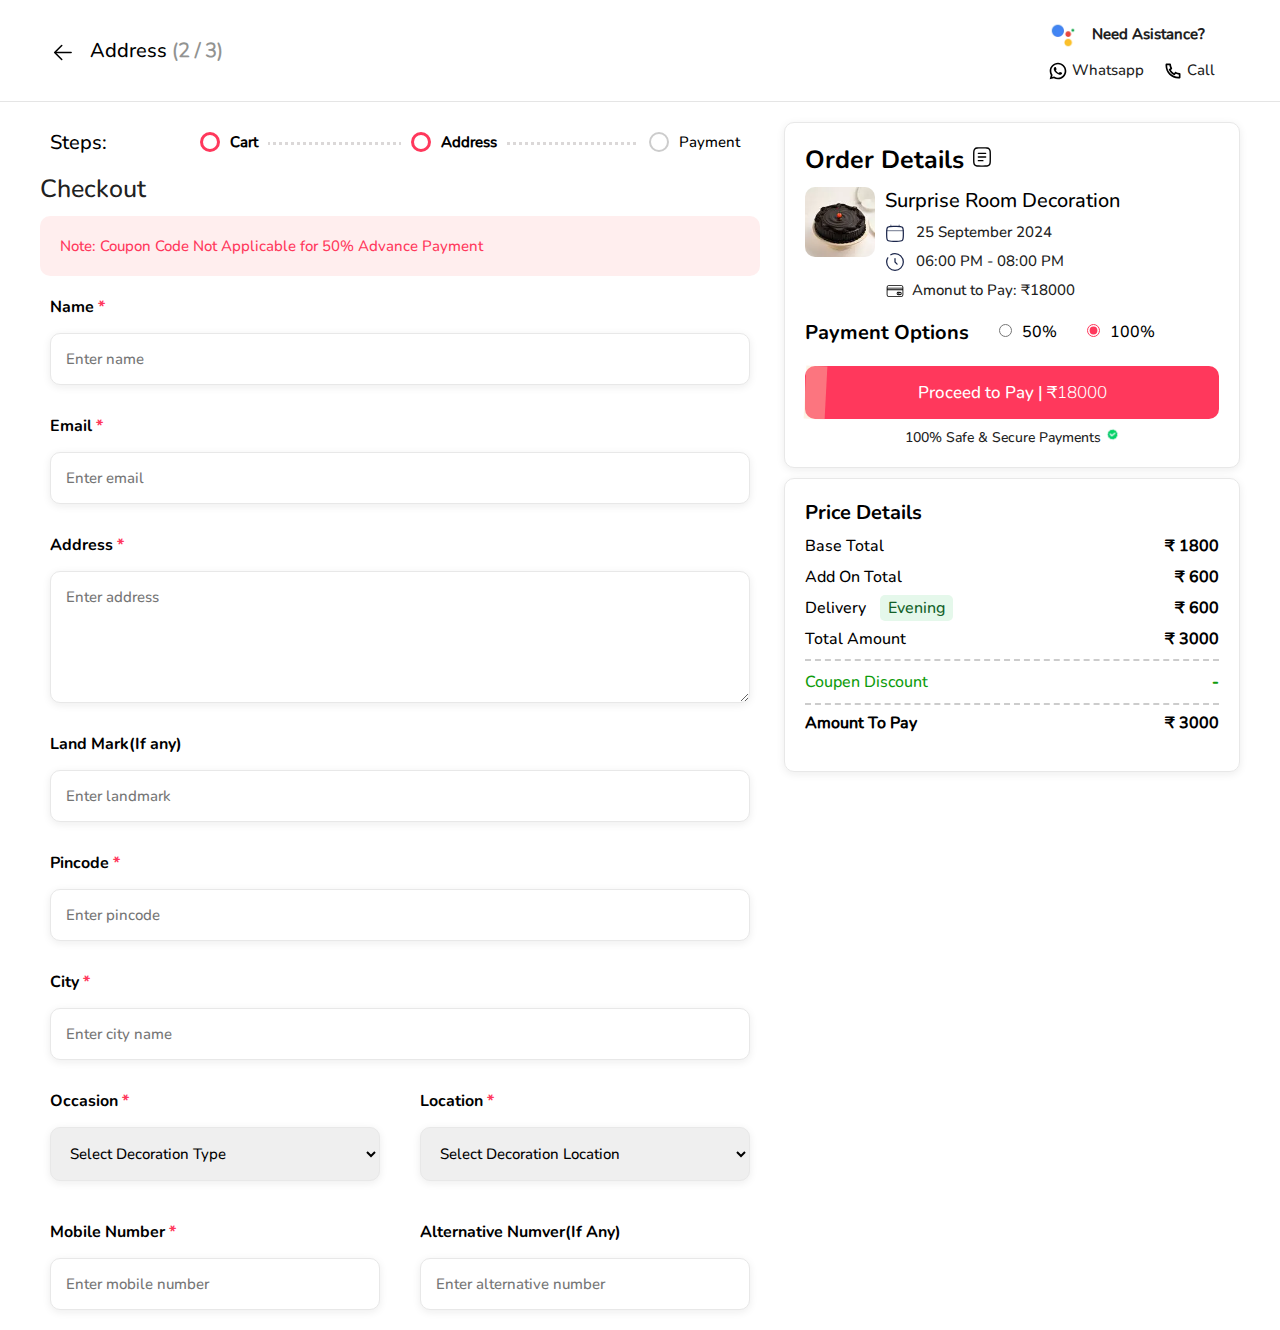
<file: checkout.html>
<!DOCTYPE html>
<html lang="en">
  <head>
    <meta charset="UTF-8" />
    <meta name="viewport" content="width=device-width, initial-scale=1.0" />
    <title>7eventzz Checkout</title>
    <link rel="stylesheet" href="assets/css/checkout.css" />
  </head>
  <body>
    <header class="header">
      <div class="navbar">
        <a href="cart.html" class="checkout-text">
          <img
            src="assets/icons/back-icon.svg"
            alt="back icon"
            height="25"
            width="25"
          />
          Address <span>(2 / 3)</span>
        </a>
        <div>
          <p class="navbar-text">
            <img
              src="assets/icons/assistant.webp"
              alt="assistant img"
              height="25"
              width="25"
            />
            Need Asistance?
          </p>
          <a href="https://wa.me/8240590169" class="whatsapp-btn">
            <img
              src="assets/icons/whatsapp.svg"
              alt="whatsapp icon"
              height="20"
              width="20"
            />
            Whatsapp
          </a>
          <a href="tel:8240590169" class="whatsapp-btn">
            <img
              src="assets/icons/phone-icon.svg"
              alt="phone icon"
              height="20"
              width="20"
            />
            Call
          </a>
        </div>
      </div>
    </header>
    <main>
      <div class="container">
        <div class="input-fields">
          <div class="steps-container">
            <p>Steps:</p>
            <div class="steps-count">
              <div class="steps-ruler">
                <div class="filler"></div>
              </div>
              <div class="step-box">
                <span class="active-step"></span>
                <p>Cart</p>
              </div>
              <div class="step-box">
                <span class="active-step"></span>
                <p>Address</p>
              </div>
              <div class="step-box">
                <span></span>
                <p>Payment</p>
              </div>
            </div>
          </div>
          <form action="" method="post" class="checkout-fields">
            <h2>Checkout</h2>
            <p>Note: Coupon Code Not Applicable for 50% Advance Payment</p>
            <div class="input_wrapper">
              <label for="username">Name <span>*</span></label>
              <input
                type="text"
                placeholder="Enter name"
                required
                id="username"
                name="name"
              />
              <img
                src="assets/icons/green-check-icon.svg"
                alt="green-check-icon"
                height="20"
                width="20"
                class="hidden"
              />
              <p class="hidden">Invalid Name</p>
            </div>
            <div class="input_wrapper">
              <label for="email_id">Email <span>*</span></label>
              <input
                type="text"
                placeholder="Enter email"
                required
                id="email_id"
                name="email_id"
              />
              <img
                src="assets/icons/green-check-icon.svg"
                alt="green-check-icon"
                height="20"
                width="20"
                class="hidden"
              />
              <p class="hidden">Invalid Email</p>
            </div>
            <div class="input_wrapper">
              <label for="address">Address <span>*</span></label>
              <textarea
                name="address"
                id="address"
                cols="30"
                rows="5"
                placeholder="Enter address"
                required
              ></textarea>
              <img
                src="assets/icons/green-check-icon.svg"
                alt="green-check-icon"
                height="20"
                width="20"
                class="hidden"
              />
              <p class="hidden">Invalid Address</p>
            </div>
            <div class="input_wrapper">
              <label for="land_mark">Land Mark(If any)</label>
              <input
                type="text"
                placeholder="Enter landmark"
                id="land_mark"
                name="land_mark"
              />
              <img
                src="assets/icons/green-check-icon.svg"
                alt="green-check-icon"
                height="20"
                width="20"
                class="hidden"
              />
            </div>
            <div class="input_wrapper">
              <label for="pincode">Pincode <span>*</span></label>
              <input
                type="tel"
                placeholder="Enter pincode"
                required
                id="pincode"
                maxlength="6"
                name="pincode"
              />
              <img
                src="assets/icons/green-check-icon.svg"
                alt="green-check-icon"
                height="20"
                width="20"
                class="hidden"
              />
              <p class="hidden">Invalid Pincode</p>
            </div>
            <div class="input_wrapper">
              <label for="city">City <span>*</span></label>
              <input
                type="text"
                placeholder="Enter city name"
                required
                id="city"
                name="city_name"
              />
              <img
                src="assets/icons/green-check-icon.svg"
                alt="green-check-icon"
                height="20"
                width="20"
                class="hidden"
              />
              <p class="hidden">Invalid City Name</p>
            </div>
            <div class="other-details">
              <div class="input_wrapper">
                <label for="occasion">Occasion <span>*</span></label>
                <select name="occasion" id="occasion" required>
                  <option selected disabled>Select Decoration Type</option>
                  <option value="birthday">Birthday</option>
                  <option value="anniversary">Anniversary</option>
                  <option value="baby_shower">Baby Shower</option>
                  <option value="haldi">Haldi</option>
                  <option value="welcome_baby">Welcome baby</option>
                </select>
              </div>
              <div class="input_wrapper">
                <label for="location">Location <span>*</span></label>
                <select name="location" id="location" required>
                  <option selected disabled>Select Decoration Location</option>
                  <option value="home">Home</option>
                  <option value="building">Building</option>
                  <option value="office">Office</option>
                </select>
              </div>
              <div class="input_wrapper">
                <label for="mobile_number">Mobile Number <span>*</span></label>
                <input
                  type="tel"
                  placeholder="Enter mobile number"
                  required
                  id="mobile_number"
                  maxlength="10"
                  name="mobile_number"
                />
                <img
                  src="assets/icons/green-check-icon.svg"
                  alt="green-check-icon"
                  height="20"
                  width="20"
                  class="hidden"
                />
                <p class="hidden">Invalid Number</p>
              </div>
              <div class="input_wrapper">
                <label for="alternative_number"
                  >Alternative Numver(If Any)</label
                >
                <input
                  type="tel"
                  placeholder="Enter alternative number"
                  id="alternative_number"
                  maxlength="10"
                  name="alternative_number"
                />
                <img
                  src="assets/icons/green-check-icon.svg"
                  alt="green-check-icon"
                  height="20"
                  width="20"
                  class="hidden"
                />
                <p class="hidden">Invalid Number</p>
              </div>
            </div>
          </form>
        </div>
        <div class="checkout-payment">
          <div class="order-details">
            <h2>
              Order Details
              <img
                src="assets/icons/order-details-icon.svg"
                alt="Order details icon"
                height="25"
                width="25"
              />
            </h2>
            <div class="all-details">
              <div class="img-holder">
                <img
                  src="assets/images/extra.webp"
                  alt="product small image"
                  height="70"
                  width="70"
                />
              </div>
              <div class="list-details">
                <h4>Surprise Room Decoration</h4>
                <p>
                  <img
                    src="assets/icons/calendar-icon.svg"
                    alt="calendar icon"
                    height="20"
                    width="20"
                  />&nbsp; 25 September 2024
                </p>
                <p>
                  <img
                    src="assets/icons/clock-icon.svg"
                    alt="clock icon"
                    height="20"
                    width="20"
                  />&nbsp; 06:00 PM - 08:00 PM
                </p>
                <p>
                  <img
                    src="assets/icons/credit-card.svg"
                    alt="credit card"
                    height="20"
                    width="20"
                  />&nbsp;Amonut to Pay: ₹18000
                </p>
              </div>
            </div>
            <div class="payment-controller-wrapper">
              <div class="payment-options">
                <p>Payment Options</p>
                <div>
                  <input
                    type="radio"
                    id="half"
                    name="payment_option"
                    onchange="halfPrice()"
                  />
                  <label for="half">50%</label>
                </div>
                <div>
                  <input
                    type="radio"
                    id="full"
                    name="payment_option"
                    checked
                    onchange="fullPrice()"
                  />
                  <label for="full">100%</label>
                </div>
              </div>
              <a href="index.html"
                >Proceed to Pay | ₹<span id="total_ammount">18000</span>
              </a>
              <p>
                100% Safe & Secure Payments
                <img
                  src="assets/icons/verified-payment.webp"
                  alt="verified payments"
                  height="15"
                  width="15"
                />
              </p>
            </div>
          </div>
          <div class="payment-details">
            <h2>Price Details</h2>
            <p><span>Base Total</span> <b>₹ 1800</b></p>
            <p><span>Add On Total</span> <b>₹ 600</b></p>
            <p>
              <span>Delivery <samp class="delivery-type">Evening</samp></span>
              <b>₹ 600</b>
            </p>
            <p><span>Total Amount</span> <b>₹ 3000</b></p>
            <p><span>Coupen Discount</span> <b>-</b></p>
            <p><b>Amount To Pay</b> <b>₹ 3000</b></p>
          </div>
        </div>
      </div>
    </main>

    <script defer src="assets/js/checkout.js"></script>
  </body>
</html>
</file>
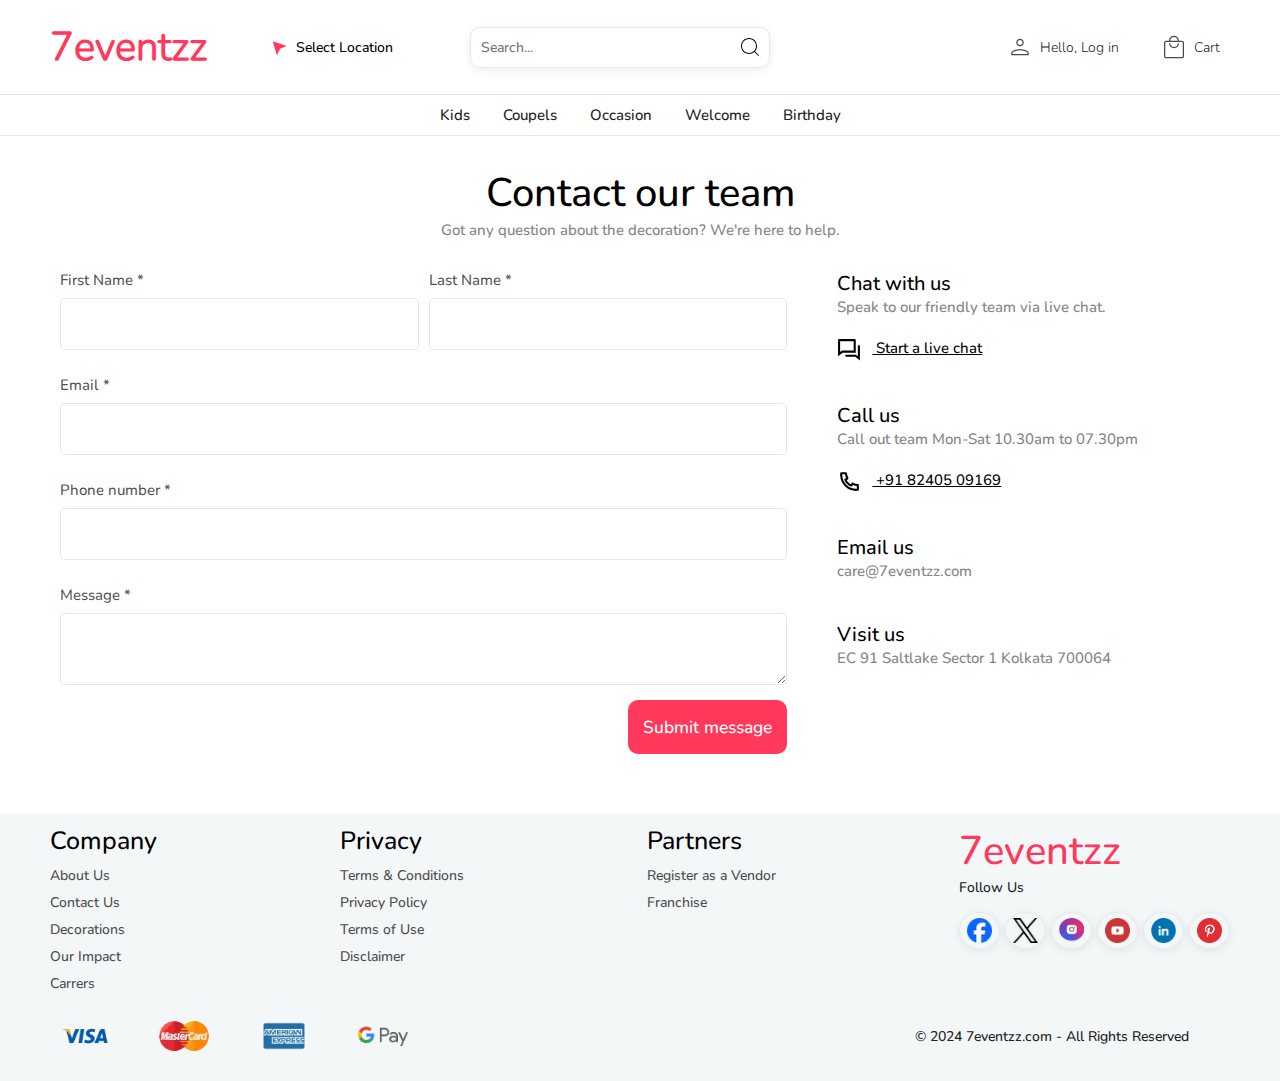
<file: contact.html>
<!DOCTYPE html>
<html lang="en">
  <head>
    <meta charset="UTF-8" />
    <meta name="viewport" content="width=device-width, initial-scale=1.0" />
    <title>Contact</title>
    <link rel="stylesheet" href="assets/css/common.css" />
    <link rel="stylesheet" href="assets/css/contact.css" />
  </head>
  <body>
    <header class="header">
      <nav class="navbar">
        <div class="logo">
          <button class="menuBtn" onclick="viewSidebar()">
            <img
              src="/assets/icons/menu.svg"
              alt="menu icon"
              height="25"
              width="25"
            />
          </button>
          <a href="/">7eventzz</a>
        </div>
        <button class="locationBtn" onclick="viewCityPopup()">
          <image
            src="./assets/icons/navigation.svg"
            alt=" navigation icon"
            height="25"
            width="25"
          />
          Select Location
        </button>
        <div class="searchHolder">
          <input type="text" placeholder="Search..." />
        </div>
        <div class="flex1"></div>
        <div class="navbarLinks">
          <a href="#">
            <img
              src="/assets/icons/user.svg"
              alt="user icon"
              height="20"
              width="20"
            />
            <span>Hello, Log in</span>
          </a>
          <a href="#">
            <img
              src="/assets/icons/cart.svg"
              alt="cart icon"
              height="20"
              width="20"
            />
            <span>Cart</span>
          </a>
        </div>
      </nav>
      <div class="footer-menu">
        <a href="index.html" class="footer-menu-link">
          <img
            src="assets/icons/home.svg"
            alt="home image"
            height="40"
            width="40"
            class="footer-menu-icon"
          />
          <span>Home</span>
        </a>

        <a href="category.html" class="footer-menu-link">
          <img
            src="assets/icons/category.svg"
            alt="category image"
            height="40"
            width="40"
            class="footer-menu-icon"
          />
          <span>Category</span>
        </a>
        <button class="footer-menu-link" onclick="viewSearchbar()">
          <img
            src="assets/icons/search.svg"
            alt="category image"
            height="40"
            width="40"
            class="footer-menu-icon"
          />
          <span>Search</span>
        </button>
        <button class="footer-menu-link" onclick="viewSignin()">
          <img
            src="assets/icons/user.svg"
            alt="category image"
            height="40"
            width="40"
            class="footer-menu-icon"
          />
          <span>Sign In</span>
        </button>
        <a href="cart.html" class="footer-menu-link">
          <img
            src="assets/icons/cart.svg"
            alt="cart image"
            height="40"
            width="40"
            class="footer-menu-icon"
          />
          <span>Cart</span>
        </a>
      </div>
    </header>
    <div class="sidemenu-wrapper">
      <div class="sidemenu-modal" onclick="viewSidebar()"></div>
      <div class="dynamicLinks">
        <div class="user-controlls">
          <img
            src="assets/icons/user.webp"
            alt="user image"
            height="30"
            width="30"
          />
          <span class="close-sidemenu" onclick="viewSidebar()">✕</span>
          <div class="name-sign-options">
            <h2>Tom Holland</h2>
            <p>User</p>
            <div class="supportsignin-holder">
              <button onclick="viewSignin()">Sign In</button>
              <a href="contact.html">Support</a>
            </div>
          </div>
        </div>
        <div class="dynamicLinks-holder">
          <a href="#">Kids</a>
          <a href="#">Coupels</a>
          <a href="#">Occasion</a>
          <a href="#">Welcome</a>
          <a href="#">Birthday</a>
        </div>
      </div>
    </div>

    <main>
      <section class="container">
        <h1>Contact our team</h1>
        <p>Got any question about the decoration? We're here to help.</p>
        <div class="nested-container">
          <form class="user-details">
            <div class="name-holder">
              <div class="input-fields">
                <label for="first-name">First Name *</label>
                <input type="text" />
              </div>
              <div class="input-fields">
                <label for="last-name">Last Name *</label>
                <input type="text" />
              </div>
            </div>
            <div class="input-fields">
              <label for="email">Email *</label>
              <input type="email" />
            </div>
            <div class="input-fields">
              <label for="number">Phone number *</label>
              <input type="number" />
            </div>
            <div class="input-fields">
              <label for="message">Message *</label>
              <textarea name="message" id="message"></textarea>
            </div>
            <button class="submit-btn">Submit message</button>
          </form>
          <div class="contact-details">
            <h2 class="h2">Chat with us</h2>
            <p class="para">Speak to our friendly team via live chat.</p>
            <a href="https:/wa.me/8240590169" class="chat-link">
              <img
                src="assets/icons/question-answer.svg"
                alt="question answer"
                height="25"
                width="25"
                decoding="async"
                loading="lazy"
              />
              Start a live chat
            </a>

            <div class="details-box">
              <h2 class="h2">Call us</h2>
              <p class="para">Call out team Mon-Sat 10.30am to 07.30pm</p>

              <a href="tel:8240590169" class="chat-link">
                <img
                  src="assets/icons/phone.svg"
                  alt="phone"
                  height="25"
                  width="25"
                  decoding="async"
                  loading="lazy"
                />
                +91 82405 09169
              </a>
            </div>
            <div class="details-box">
              <h2 class="h2">Email us</h2>
              <p class="para">care@7eventzz.com</p>
            </div>
            <div class="details-box">
              <h2 class="h2">Visit us</h2>
              <p class="para">EC 91 Saltlake Sector 1 Kolkata 700064</p>
            </div>
          </div>
        </div>
      </section>
    </main>

    <footer>
      <div class="nestedFooter">
        <div class="footerLinks">
          <div>
            <h2 class="footerHeading">Company</h2>
            <div class="linkHolder">
              <a href="#" class="footerLink">About Us</a>
            </div>
            <div class="linkHolder">
              <a href="#" class="footerLink">Contact Us</a>
            </div>
            <div class="linkHolder">
              <a href="#" class="footerLink">Decorations</a>
            </div>
            <div class="linkHolder">
              <a href="#" class="footerLink">Our Impact</a>
            </div>
            <div class="linkHolder">
              <a href="#" class="footerLink">Carrers</a>
            </div>
          </div>
          <div>
            <h2 class="footerHeading">Privacy</h2>
            <div class="linkHolder">
              <a href="#" class="footerLink">Terms & Conditions</a>
            </div>
            <div class="linkHolder">
              <a href="#" class="footerLink">Privacy Policy</a>
            </div>
            <div class="linkHolder">
              <a href="#" class="footerLink">Terms of Use</a>
            </div>
            <div class="linkHolder">
              <a href="#" class="footerLink">Disclaimer</a>
            </div>
          </div>
          <div>
            <h2 class="footerHeading">Partners</h2>
            <div class="linkHolder">
              <a href="#" class="footerLink">Register as a Vendor</a>
            </div>
            <div class="linkHolder">
              <a href="#" class="footerLink">Franchise</a>
            </div>
          </div>
          <div>
            <h2 class="logoTxt">7eventzz</h2>
            <p>Follow Us</p>
            <div class="socials">
              <a href="#"
                ><img
                  src="/assets/icons/facebook_logo.webp"
                  alt="facebook"
                  height="25"
                  width="25"
              /></a>
              <a href="#"
                ><img
                  src="/assets/icons/twitter_logo.webp"
                  alt="twitter"
                  height="25"
                  width="25"
              /></a>
              <a href="#"
                ><img
                  src="/assets/icons/instagram_logo.webp"
                  alt="instagram"
                  height="25"
                  width="25"
              /></a>
              <a href="#"
                ><img
                  src="/assets/icons/youtube_logo.webp"
                  alt="youtube"
                  height="25"
                  width="25"
              /></a>
              <a href="#"
                ><img
                  src="/assets/icons/linkdin_logo.webp"
                  alt="linkedin"
                  height="25"
                  width="25"
              /></a>
              <a href="#"
                ><img
                  src="/assets/icons/pinterest_logo.webp"
                  alt="pinterest"
                  height="25"
                  width="25"
              /></a>
            </div>
          </div>
        </div>
        <div class="paymentMethods">
          <div class="paymentPortals">
            <img
              src="/assets/icons/visa.webp"
              alt="Visa"
              height="50"
              width="50"
              loading="eager"
            />
            <img
              src="/assets/icons/mastercard.webp"
              alt="Master Card"
              height="50"
              width="50"
              loading="eager"
            />
            <img
              src="/assets/icons/american_express.webp"
              alt="American Express"
              height="50"
              width="50"
              loading="eager"
            />
            <img
              src="/assets/icons/google_pay.webp"
              alt="Google Pay"
              height="50"
              width="50"
              loading="eager"
            />
          </div>
          <p>&copy; 2024 7eventzz.com - All Rights Reserved</p>
        </div>
      </div>
    </footer>

    <div class="modal-wrapper">
      <div class="modal" onclick="viewCityPopup()"></div>
      <div class="city-popup">
        <div class="city-header">
          <p>
            <img
              src="assets/icons/gps.webp"
              alt="location icon"
              height="25"
              width="25"
            />
            Select your location
          </p>
          <span onclick="viewCityPopup()">✕</span>
        </div>
        <div class="city-search">
          <input type="text" placeholder="Searchg city..." />
        </div>
        <div class="city-search-list">
          <button>
            <span
              ><img
                alt="Navigation image"
                loading="lazy"
                width="20"
                height="20"
                decoding="async"
                data-nimg="1"
                src="./assets/icons/navigation.svg"
                style="color: transparent"
              />Agra</span
            ><img
              alt="trending image"
              loading="lazy"
              width="20"
              height="20"
              decoding="async"
              data-nimg="1"
              src="./assets/icons/trending.svg"
              style="color: transparent"
            /></button
          ><button>
            <span
              ><img
                alt="Navigation image"
                loading="lazy"
                width="20"
                height="20"
                decoding="async"
                data-nimg="1"
                src="./assets/icons/navigation.svg"
                style="color: transparent"
              />Ahmedabad</span
            ><img
              alt="trending image"
              loading="lazy"
              width="20"
              height="20"
              decoding="async"
              data-nimg="1"
              src="./assets/icons/trending.svg"
              style="color: transparent"
            /></button
          ><button>
            <span
              ><img
                alt="Navigation image"
                loading="lazy"
                width="20"
                height="20"
                decoding="async"
                data-nimg="1"
                src="./assets/icons/navigation.svg"
                style="color: transparent"
              />Amritsar</span
            ><img
              alt="trending image"
              loading="lazy"
              width="20"
              height="20"
              decoding="async"
              data-nimg="1"
              src="./assets/icons/trending.svg"
              style="color: transparent"
            /></button
          ><button>
            <span
              ><img
                alt="Navigation image"
                loading="lazy"
                width="20"
                height="20"
                decoding="async"
                data-nimg="1"
                src="./assets/icons/navigation.svg"
                style="color: transparent"
              />Aurangabad</span
            ><img
              alt="trending image"
              loading="lazy"
              width="20"
              height="20"
              decoding="async"
              data-nimg="1"
              src="./assets/icons/trending.svg"
              style="color: transparent"
            /></button
          ><button>
            <span
              ><img
                alt="Navigation image"
                loading="lazy"
                width="20"
                height="20"
                decoding="async"
                data-nimg="1"
                src="./assets/icons/navigation.svg"
                style="color: transparent"
              />Bangalore</span
            ><img
              alt="trending image"
              loading="lazy"
              width="20"
              height="20"
              decoding="async"
              data-nimg="1"
              src="./assets/icons/trending.svg"
              style="color: transparent"
            /></button
          ><button>
            <span
              ><img
                alt="Navigation image"
                loading="lazy"
                width="20"
                height="20"
                decoding="async"
                data-nimg="1"
                src="./assets/icons/navigation.svg"
                style="color: transparent"
              />Bhopal</span
            ><img
              alt="trending image"
              loading="lazy"
              width="20"
              height="20"
              decoding="async"
              data-nimg="1"
              src="./assets/icons/trending.svg"
              style="color: transparent"
            /></button
          ><button>
            <span
              ><img
                alt="Navigation image"
                loading="lazy"
                width="20"
                height="20"
                decoding="async"
                data-nimg="1"
                src="./assets/icons/navigation.svg"
                style="color: transparent"
              />Bhubaneswar</span
            ><img
              alt="trending image"
              loading="lazy"
              width="20"
              height="20"
              decoding="async"
              data-nimg="1"
              src="./assets/icons/trending.svg"
              style="color: transparent"
            /></button
          ><button>
            <span
              ><img
                alt="Navigation image"
                loading="lazy"
                width="20"
                height="20"
                decoding="async"
                data-nimg="1"
                src="./assets/icons/navigation.svg"
                style="color: transparent"
              />Coimbatore</span
            ><img
              alt="trending image"
              loading="lazy"
              width="20"
              height="20"
              decoding="async"
              data-nimg="1"
              src="./assets/icons/trending.svg"
              style="color: transparent"
            /></button
          ><button>
            <span
              ><img
                alt="Navigation image"
                loading="lazy"
                width="20"
                height="20"
                decoding="async"
                data-nimg="1"
                src="./assets/icons/navigation.svg"
                style="color: transparent"
              />Chandigarh</span
            ><img
              alt="trending image"
              loading="lazy"
              width="20"
              height="20"
              decoding="async"
              data-nimg="1"
              src="./assets/icons/trending.svg"
              style="color: transparent"
            /></button
          ><button>
            <span
              ><img
                alt="Navigation image"
                loading="lazy"
                width="20"
                height="20"
                decoding="async"
                data-nimg="1"
                src="./assets/icons/navigation.svg"
                style="color: transparent"
              />Chennai</span
            ><img
              alt="trending image"
              loading="lazy"
              width="20"
              height="20"
              decoding="async"
              data-nimg="1"
              src="./assets/icons/trending.svg"
              style="color: transparent"
            /></button
          ><button>
            <span
              ><img
                alt="Navigation image"
                loading="lazy"
                width="20"
                height="20"
                decoding="async"
                data-nimg="1"
                src="./assets/icons/navigation.svg"
                style="color: transparent"
              />Delhi</span
            ><img
              alt="trending image"
              loading="lazy"
              width="20"
              height="20"
              decoding="async"
              data-nimg="1"
              src="./assets/icons/trending.svg"
              style="color: transparent"
            /></button
          ><button>
            <span
              ><img
                alt="Navigation image"
                loading="lazy"
                width="20"
                height="20"
                decoding="async"
                data-nimg="1"
                src="./assets/icons/navigation.svg"
                style="color: transparent"
              />Dehradun</span
            ><img
              alt="trending image"
              loading="lazy"
              width="20"
              height="20"
              decoding="async"
              data-nimg="1"
              src="./assets/icons/trending.svg"
              style="color: transparent"
            /></button
          ><button>
            <span
              ><img
                alt="Navigation image"
                loading="lazy"
                width="20"
                height="20"
                decoding="async"
                data-nimg="1"
                src="./assets/icons/navigation.svg"
                style="color: transparent"
              />Goa</span
            ><img
              alt="trending image"
              loading="lazy"
              width="20"
              height="20"
              decoding="async"
              data-nimg="1"
              src="./assets/icons/trending.svg"
              style="color: transparent"
            /></button
          ><button>
            <span
              ><img
                alt="Navigation image"
                loading="lazy"
                width="20"
                height="20"
                decoding="async"
                data-nimg="1"
                src="./assets/icons/navigation.svg"
                style="color: transparent"
              />Ghaziabad</span
            ><img
              alt="trending image"
              loading="lazy"
              width="20"
              height="20"
              decoding="async"
              data-nimg="1"
              src="./assets/icons/trending.svg"
              style="color: transparent"
            /></button
          ><button>
            <span
              ><img
                alt="Navigation image"
                loading="lazy"
                width="20"
                height="20"
                decoding="async"
                data-nimg="1"
                src="./assets/icons/navigation.svg"
                style="color: transparent"
              />Guntur</span
            ><img
              alt="trending image"
              loading="lazy"
              width="20"
              height="20"
              decoding="async"
              data-nimg="1"
              src="./assets/icons/trending.svg"
              style="color: transparent"
            /></button
          ><button>
            <span
              ><img
                alt="Navigation image"
                loading="lazy"
                width="20"
                height="20"
                decoding="async"
                data-nimg="1"
                src="./assets/icons/navigation.svg"
                style="color: transparent"
              />Gurugram</span
            ><img
              alt="trending image"
              loading="lazy"
              width="20"
              height="20"
              decoding="async"
              data-nimg="1"
              src="./assets/icons/trending.svg"
              style="color: transparent"
            /></button
          ><button>
            <span
              ><img
                alt="Navigation image"
                loading="lazy"
                width="20"
                height="20"
                decoding="async"
                data-nimg="1"
                src="./assets/icons/navigation.svg"
                style="color: transparent"
              />Indore</span
            ><img
              alt="trending image"
              loading="lazy"
              width="20"
              height="20"
              decoding="async"
              data-nimg="1"
              src="./assets/icons/trending.svg"
              style="color: transparent"
            /></button
          ><button>
            <span
              ><img
                alt="Navigation image"
                loading="lazy"
                width="20"
                height="20"
                decoding="async"
                data-nimg="1"
                src="./assets/icons/navigation.svg"
                style="color: transparent"
              />Jammu</span
            ><img
              alt="trending image"
              loading="lazy"
              width="20"
              height="20"
              decoding="async"
              data-nimg="1"
              src="./assets/icons/trending.svg"
              style="color: transparent"
            /></button
          ><button>
            <span
              ><img
                alt="Navigation image"
                loading="lazy"
                width="20"
                height="20"
                decoding="async"
                data-nimg="1"
                src="./assets/icons/navigation.svg"
                style="color: transparent"
              />Jamshedpur</span
            ><img
              alt="trending image"
              loading="lazy"
              width="20"
              height="20"
              decoding="async"
              data-nimg="1"
              src="./assets/icons/trending.svg"
              style="color: transparent"
            /></button
          ><button>
            <span
              ><img
                alt="Navigation image"
                loading="lazy"
                width="20"
                height="20"
                decoding="async"
                data-nimg="1"
                src="./assets/icons/navigation.svg"
                style="color: transparent"
              />Ludhiana</span
            ><img
              alt="trending image"
              loading="lazy"
              width="20"
              height="20"
              decoding="async"
              data-nimg="1"
              src="./assets/icons/trending.svg"
              style="color: transparent"
            /></button
          ><button>
            <span
              ><img
                alt="Navigation image"
                loading="lazy"
                width="20"
                height="20"
                decoding="async"
                data-nimg="1"
                src="./assets/icons/navigation.svg"
                style="color: transparent"
              />Hydrabad</span
            ><img
              alt="trending image"
              loading="lazy"
              width="20"
              height="20"
              decoding="async"
              data-nimg="1"
              src="./assets/icons/trending.svg"
              style="color: transparent"
            /></button
          ><button>
            <span
              ><img
                alt="Navigation image"
                loading="lazy"
                width="20"
                height="20"
                decoding="async"
                data-nimg="1"
                src="./assets/icons/navigation.svg"
                style="color: transparent"
              />Jaipur</span
            ><img
              alt="trending image"
              loading="lazy"
              width="20"
              height="20"
              decoding="async"
              data-nimg="1"
              src="./assets/icons/trending.svg"
              style="color: transparent"
            /></button
          ><button>
            <span
              ><img
                alt="Navigation image"
                loading="lazy"
                width="20"
                height="20"
                decoding="async"
                data-nimg="1"
                src="./assets/icons/navigation.svg"
                style="color: transparent"
              />Kolkata</span
            ><img
              alt="trending image"
              loading="lazy"
              width="20"
              height="20"
              decoding="async"
              data-nimg="1"
              src="./assets/icons/trending.svg"
              style="color: transparent"
            /></button
          ><button>
            <span
              ><img
                alt="Navigation image"
                loading="lazy"
                width="20"
                height="20"
                decoding="async"
                data-nimg="1"
                src="./assets/icons/navigation.svg"
                style="color: transparent"
              />Lucknow</span
            ><img
              alt="trending image"
              loading="lazy"
              width="20"
              height="20"
              decoding="async"
              data-nimg="1"
              src="./assets/icons/trending.svg"
              style="color: transparent"
            />
          </button>
        </div>
      </div>
    </div>

    <div class="sign-in-modal">
      <div class="modal" onclick="viewSignin()"></div>

      <div class="sign-in-dialogue">
        <h2>Sign up / Sign in</h2>
        <p>
          Enjoy the convenience of a single account across all participating
          brands
        </p>

        <button class="close-signin" onclick="viewSignin()">
          <img
            src="assets/icons/close.svg"
            alt="close icon"
            height="25"
            width
          />
        </button>

        <div class="signin-form-holder">
          <form class="signin-form" id="first-form">
            <label for="name">Name</label>
            <div class="input-fields">
              <input
                type="text"
                placeholder="Enter your name"
                required
                id="name"
                name="name"
              />
              <img
                src="assets/icons/green-check-icon.svg"
                alt="green-check-icon"
                height="20"
                width="20"
                class="input-expressions hidden correct-name"
              />
              <img
                src="assets/icons/red-close-icon.svg"
                alt="green-check-icon"
                height="20"
                width="20"
                class="input-expressions hidden wrong-name"
              />
              <p class="wrong-name hidden">*Incorrect name detected</p>
            </div>
            <label for="number">Mobile Number</label>

            <div class="input-fields">
              <input
                type="tel"
                placeholder="Enter your mobile number"
                required
                id="number"
                name="number"
                maxlength="10"
                class="number"
              />
              <img
                src="assets/icons/green-check-icon.svg"
                alt="green-check-icon"
                height="20"
                width="20"
                class="input-expressions hidden correct-number"
              />
              <img
                src="assets/icons/red-close-icon.svg"
                alt="green-check-icon"
                height="20"
                width="20"
                class="input-expressions hidden wrong-number"
              />
              <p class="wrong-number hidden">*Incorrect number detected</p>
            </div>
            <p>
              By creating your account you agree to our
              <a href="#">Terms & Conditions </a>
            </p>
            <button type="submit">Next</button>
          </form>
          <form class="signin-form hidden" id="second-form">
            <label for="password">Create Password</label>
            <div class="input-fields">
              <input
                type="password"
                placeholder="Enter your password"
                required
                name="password"
                id="password"
              />
              <img
                src="assets/icons/eye-slash.svg"
                alt="eye slash icon"
                height="20"
                width="20"
                class="password-view"
              />
              <img
                src="assets/icons/green-check-icon.svg"
                alt="green-check-icon"
                height="20"
                width="20"
                class="input-expressions hidden correct-password"
              />
              <img
                src="assets/icons/red-close-icon.svg"
                alt="green-check-icon"
                height="20"
                width="20"
                class="input-expressions hidden wrong-number"
              />
              <p class="wrong-password">*Minimum 6 characters required</p>
            </div>
            <button type="submit">Next</button>
          </form>
        </div>
      </div>
    </div>
    <div class="search-container">
      <div class="search-container-heading">
        <h2>Search</h2>
        <button onclick="viewSearchbar()">✕</button>
      </div>
      <form action="" method="post" class="search-holder">
        <input type="text" placeholder="Search decorations..." />
      </form>
      <p class="trending-text">
        Trendings
        <img
          src="assets/icons/fire.svg"
          alt="fire icon"
          height="20"
          width="20"
        />
      </p>

      <div class="trending-container">
        <button class="trending-btn">
          Birthday
          <img
            src="assets/icons/trending.svg"
            alt="trending icon"
            height="20"
            width="20"
          />
        </button>
        <button class="trending-btn">
          Anniversary
          <img
            src="assets/icons/trending.svg"
            alt="trending icon"
            height="20"
            width="20"
          />
        </button>
        <button class="trending-btn">
          Welcome Baby
          <img
            src="assets/icons/trending.svg"
            alt="trending icon"
            height="20"
            width="20"
          />
        </button>
        <button class="trending-btn">
          Car Decor
          <img
            src="assets/icons/trending.svg"
            alt="trending icon"
            height="20"
            width="20"
          />
        </button>
        <button class="trending-btn">
          Cabana
          <img
            src="assets/icons/trending.svg"
            alt="trending icon"
            height="20"
            width="20"
          />
        </button>
      </div>
    </div>
    <script defer src="assets/js/script.js"></script>
    <script defer src="assets/js/cart.js"></script>
  </body>
</html>
</file>
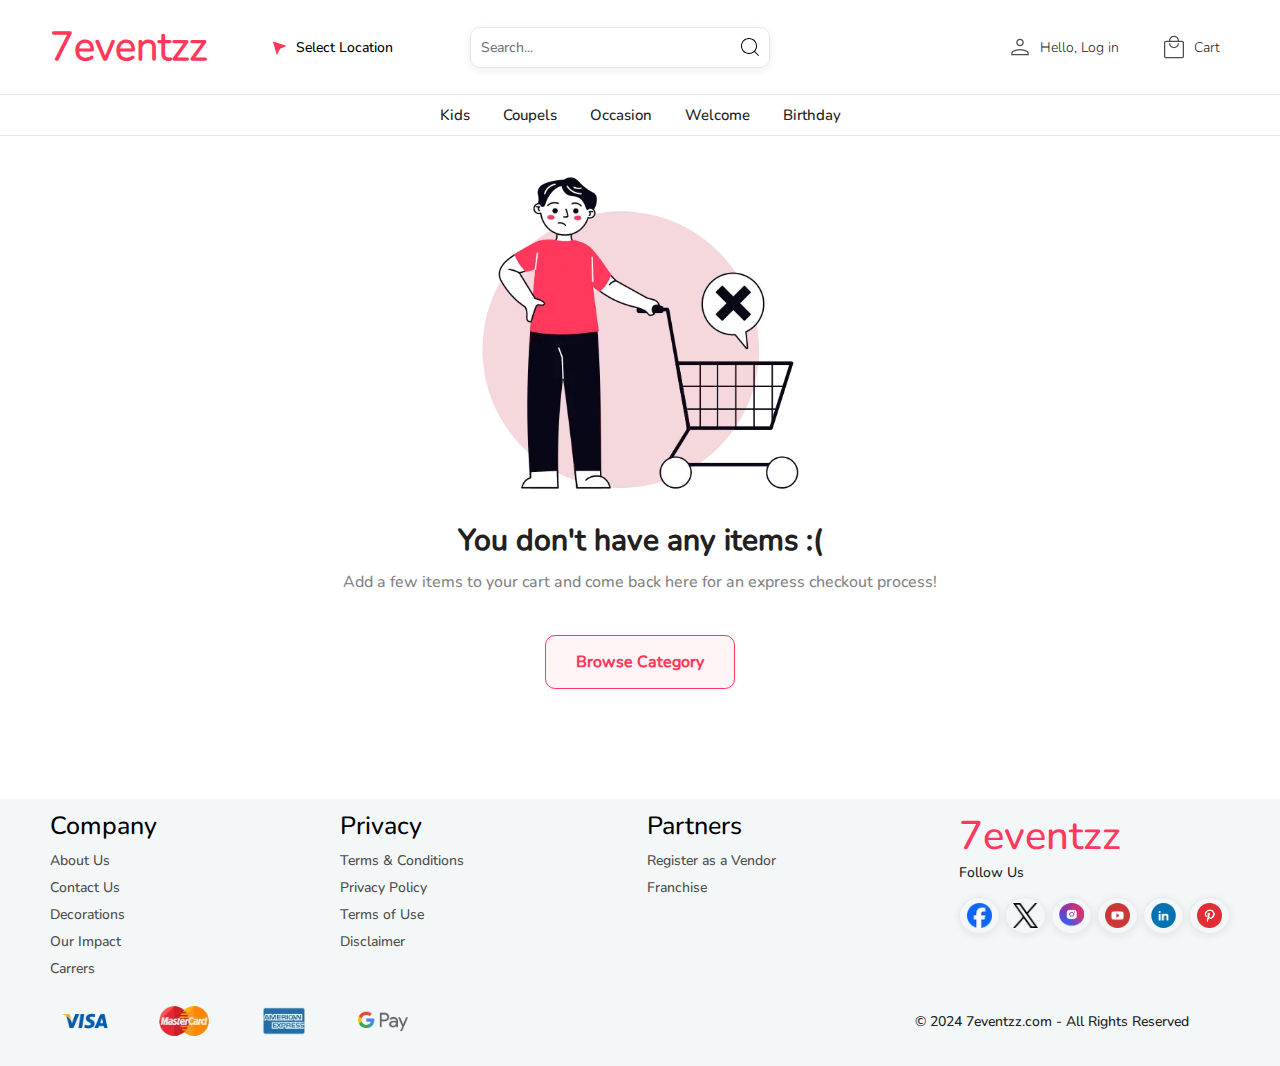
<file: empty-cart.html>
<!DOCTYPE html>
<html lang="en">
  <head>
    <meta charset="UTF-8" />
    <meta name="viewport" content="width=device-width, initial-scale=1.0" />
    <title>Cart</title>
    <link rel="stylesheet" href="assets/css/common.css" />
    <link rel="stylesheet" href="assets/css/empty-cart.css" />
  </head>
  <body>
    <header class="header">
      <nav class="navbar">
        <div class="logo">
          <button class="menuBtn" onclick="viewSidebar()">
            <img
              src="/assets/icons/menu.svg"
              alt="menu icon"
              height="25"
              width="25"
            />
          </button>
          <a href="/">7eventzz</a>
        </div>
        <button class="locationBtn" onclick="viewCityPopup()">
          <image
            src="./assets/icons/navigation.svg"
            alt=" navigation icon"
            height="25"
            width="25"
          />
          Select Location
        </button>
        <div class="searchHolder">
          <input type="text" placeholder="Search..." />
        </div>
        <div class="flex1"></div>
        <div class="navbarLinks">
          <a href="#">
            <img
              src="/assets/icons/user.svg"
              alt="user icon"
              height="20"
              width="20"
            />
            <span>Hello, Log in</span>
          </a>
          <a href="#">
            <img
              src="/assets/icons/cart.svg"
              alt="cart icon"
              height="20"
              width="20"
            />
            <span>Cart</span>
          </a>
        </div>
      </nav>

      <div class="footer-menu">
        <a href="index.html" class="footer-menu-link">
          <img
            src="assets/icons/home.svg"
            alt="home image"
            height="40"
            width="40"
            class="footer-menu-icon"
          />
          <span>Home</span>
        </a>

        <a href="category.html" class="footer-menu-link">
          <img
            src="assets/icons/category.svg"
            alt="category image"
            height="40"
            width="40"
            class="footer-menu-icon"
          />
          <span>Category</span>
        </a>
        <button class="footer-menu-link" onclick="viewSearchbar()">
          <img
            src="assets/icons/search.svg"
            alt="category image"
            height="40"
            width="40"
            class="footer-menu-icon"
          />
          <span>Search</span>
        </button>
        <button class="footer-menu-link" onclick="viewSignin()">
          <img
            src="assets/icons/user.svg"
            alt="category image"
            height="40"
            width="40"
            class="footer-menu-icon"
          />
          <span>Sign In</span>
        </button>
        <a href="cart.html" class="footer-menu-link">
          <img
            src="assets/icons/cart.svg"
            alt="cart image"
            height="40"
            width="40"
            class="footer-menu-icon"
          />
          <span>Cart</span>
        </a>
      </div>
    </header>
    <div class="sidemenu-wrapper">
      <div class="sidemenu-modal" onclick="viewSidebar()"></div>
      <div class="dynamicLinks">
        <div class="user-controlls">
          <img
            src="assets/icons/user.webp"
            alt="user image"
            height="30"
            width="30"
          />
          <span class="close-sidemenu" onclick="viewSidebar()">✕</span>
          <div class="name-sign-options">
            <h2>Tom Holland</h2>
            <p>User</p>
            <div class="supportsignin-holder">
              <button onclick="viewSignin()">Sign In</button>
              <a href="contact.html">Support</a>
            </div>
          </div>
        </div>
        <div class="dynamicLinks-holder">
          <a href="#">Kids</a>
          <a href="#">Coupels</a>
          <a href="#">Occasion</a>
          <a href="#">Welcome</a>
          <a href="#">Birthday</a>
        </div>
      </div>
    </div>

    <main>
      <div class="empty-container">
        <img
          src="assets/images/empty-cart.webp"
          alt="empty cart image"
          height="50"
          width="50"
          decoding="async"
          loading="lazy"
        />
        <h1>You don't have any items :&#40;</h1>
        <p>
          Add a few items to your cart and come back here for an express
          checkout process!
        </p>
        <a href="category.html">Browse Category</a>
      </div>
    </main>

    <footer>
      <div class="nestedFooter">
        <div class="footerLinks">
          <div>
            <h2 class="footerHeading">Company</h2>
            <div class="linkHolder">
              <a href="#" class="footerLink">About Us</a>
            </div>
            <div class="linkHolder">
              <a href="#" class="footerLink">Contact Us</a>
            </div>
            <div class="linkHolder">
              <a href="#" class="footerLink">Decorations</a>
            </div>
            <div class="linkHolder">
              <a href="#" class="footerLink">Our Impact</a>
            </div>
            <div class="linkHolder">
              <a href="#" class="footerLink">Carrers</a>
            </div>
          </div>
          <div>
            <h2 class="footerHeading">Privacy</h2>
            <div class="linkHolder">
              <a href="#" class="footerLink">Terms & Conditions</a>
            </div>
            <div class="linkHolder">
              <a href="#" class="footerLink">Privacy Policy</a>
            </div>
            <div class="linkHolder">
              <a href="#" class="footerLink">Terms of Use</a>
            </div>
            <div class="linkHolder">
              <a href="#" class="footerLink">Disclaimer</a>
            </div>
          </div>
          <div>
            <h2 class="footerHeading">Partners</h2>
            <div class="linkHolder">
              <a href="#" class="footerLink">Register as a Vendor</a>
            </div>
            <div class="linkHolder">
              <a href="#" class="footerLink">Franchise</a>
            </div>
          </div>
          <div>
            <h2 class="logoTxt">7eventzz</h2>
            <p>Follow Us</p>
            <div class="socials">
              <a href="#"
                ><img
                  src="/assets/icons/facebook_logo.webp"
                  alt="facebook"
                  height="25"
                  width="25"
              /></a>
              <a href="#"
                ><img
                  src="/assets/icons/twitter_logo.webp"
                  alt="twitter"
                  height="25"
                  width="25"
              /></a>
              <a href="#"
                ><img
                  src="/assets/icons/instagram_logo.webp"
                  alt="instagram"
                  height="25"
                  width="25"
              /></a>
              <a href="#"
                ><img
                  src="/assets/icons/youtube_logo.webp"
                  alt="youtube"
                  height="25"
                  width="25"
              /></a>
              <a href="#"
                ><img
                  src="/assets/icons/linkdin_logo.webp"
                  alt="linkedin"
                  height="25"
                  width="25"
              /></a>
              <a href="#"
                ><img
                  src="/assets/icons/pinterest_logo.webp"
                  alt="pinterest"
                  height="25"
                  width="25"
              /></a>
            </div>
          </div>
        </div>
        <div class="paymentMethods">
          <div class="paymentPortals">
            <img
              src="/assets/icons/visa.webp"
              alt="Visa"
              height="50"
              width="50"
              loading="eager"
            />
            <img
              src="/assets/icons/mastercard.webp"
              alt="Master Card"
              height="50"
              width="50"
              loading="eager"
            />
            <img
              src="/assets/icons/american_express.webp"
              alt="American Express"
              height="50"
              width="50"
              loading="eager"
            />
            <img
              src="/assets/icons/google_pay.webp"
              alt="Google Pay"
              height="50"
              width="50"
              loading="eager"
            />
          </div>
          <p>&copy; 2024 7eventzz.com - All Rights Reserved</p>
        </div>
      </div>
    </footer>

    <div class="modal-wrapper">
      <div class="modal" onclick="viewCityPopup()"></div>
      <div class="city-popup">
        <div class="city-header">
          <p>
            <img
              src="assets/icons/gps.webp"
              alt="location icon"
              height="25"
              width="25"
            />
            Select your location
          </p>
          <span onclick="viewCityPopup()">✕</span>
        </div>
        <div class="city-search">
          <input type="text" placeholder="Searchg city..." />
        </div>
        <div class="city-search-list">
          <button>
            <span
              ><img
                alt="Navigation image"
                loading="lazy"
                width="20"
                height="20"
                decoding="async"
                data-nimg="1"
                src="./assets/icons/navigation.svg"
                style="color: transparent"
              />Agra</span
            ><img
              alt="trending image"
              loading="lazy"
              width="20"
              height="20"
              decoding="async"
              data-nimg="1"
              src="./assets/icons/trending.svg"
              style="color: transparent"
            /></button
          ><button>
            <span
              ><img
                alt="Navigation image"
                loading="lazy"
                width="20"
                height="20"
                decoding="async"
                data-nimg="1"
                src="./assets/icons/navigation.svg"
                style="color: transparent"
              />Ahmedabad</span
            ><img
              alt="trending image"
              loading="lazy"
              width="20"
              height="20"
              decoding="async"
              data-nimg="1"
              src="./assets/icons/trending.svg"
              style="color: transparent"
            /></button
          ><button>
            <span
              ><img
                alt="Navigation image"
                loading="lazy"
                width="20"
                height="20"
                decoding="async"
                data-nimg="1"
                src="./assets/icons/navigation.svg"
                style="color: transparent"
              />Amritsar</span
            ><img
              alt="trending image"
              loading="lazy"
              width="20"
              height="20"
              decoding="async"
              data-nimg="1"
              src="./assets/icons/trending.svg"
              style="color: transparent"
            /></button
          ><button>
            <span
              ><img
                alt="Navigation image"
                loading="lazy"
                width="20"
                height="20"
                decoding="async"
                data-nimg="1"
                src="./assets/icons/navigation.svg"
                style="color: transparent"
              />Aurangabad</span
            ><img
              alt="trending image"
              loading="lazy"
              width="20"
              height="20"
              decoding="async"
              data-nimg="1"
              src="./assets/icons/trending.svg"
              style="color: transparent"
            /></button
          ><button>
            <span
              ><img
                alt="Navigation image"
                loading="lazy"
                width="20"
                height="20"
                decoding="async"
                data-nimg="1"
                src="./assets/icons/navigation.svg"
                style="color: transparent"
              />Bangalore</span
            ><img
              alt="trending image"
              loading="lazy"
              width="20"
              height="20"
              decoding="async"
              data-nimg="1"
              src="./assets/icons/trending.svg"
              style="color: transparent"
            /></button
          ><button>
            <span
              ><img
                alt="Navigation image"
                loading="lazy"
                width="20"
                height="20"
                decoding="async"
                data-nimg="1"
                src="./assets/icons/navigation.svg"
                style="color: transparent"
              />Bhopal</span
            ><img
              alt="trending image"
              loading="lazy"
              width="20"
              height="20"
              decoding="async"
              data-nimg="1"
              src="./assets/icons/trending.svg"
              style="color: transparent"
            /></button
          ><button>
            <span
              ><img
                alt="Navigation image"
                loading="lazy"
                width="20"
                height="20"
                decoding="async"
                data-nimg="1"
                src="./assets/icons/navigation.svg"
                style="color: transparent"
              />Bhubaneswar</span
            ><img
              alt="trending image"
              loading="lazy"
              width="20"
              height="20"
              decoding="async"
              data-nimg="1"
              src="./assets/icons/trending.svg"
              style="color: transparent"
            /></button
          ><button>
            <span
              ><img
                alt="Navigation image"
                loading="lazy"
                width="20"
                height="20"
                decoding="async"
                data-nimg="1"
                src="./assets/icons/navigation.svg"
                style="color: transparent"
              />Coimbatore</span
            ><img
              alt="trending image"
              loading="lazy"
              width="20"
              height="20"
              decoding="async"
              data-nimg="1"
              src="./assets/icons/trending.svg"
              style="color: transparent"
            /></button
          ><button>
            <span
              ><img
                alt="Navigation image"
                loading="lazy"
                width="20"
                height="20"
                decoding="async"
                data-nimg="1"
                src="./assets/icons/navigation.svg"
                style="color: transparent"
              />Chandigarh</span
            ><img
              alt="trending image"
              loading="lazy"
              width="20"
              height="20"
              decoding="async"
              data-nimg="1"
              src="./assets/icons/trending.svg"
              style="color: transparent"
            /></button
          ><button>
            <span
              ><img
                alt="Navigation image"
                loading="lazy"
                width="20"
                height="20"
                decoding="async"
                data-nimg="1"
                src="./assets/icons/navigation.svg"
                style="color: transparent"
              />Chennai</span
            ><img
              alt="trending image"
              loading="lazy"
              width="20"
              height="20"
              decoding="async"
              data-nimg="1"
              src="./assets/icons/trending.svg"
              style="color: transparent"
            /></button
          ><button>
            <span
              ><img
                alt="Navigation image"
                loading="lazy"
                width="20"
                height="20"
                decoding="async"
                data-nimg="1"
                src="./assets/icons/navigation.svg"
                style="color: transparent"
              />Delhi</span
            ><img
              alt="trending image"
              loading="lazy"
              width="20"
              height="20"
              decoding="async"
              data-nimg="1"
              src="./assets/icons/trending.svg"
              style="color: transparent"
            /></button
          ><button>
            <span
              ><img
                alt="Navigation image"
                loading="lazy"
                width="20"
                height="20"
                decoding="async"
                data-nimg="1"
                src="./assets/icons/navigation.svg"
                style="color: transparent"
              />Dehradun</span
            ><img
              alt="trending image"
              loading="lazy"
              width="20"
              height="20"
              decoding="async"
              data-nimg="1"
              src="./assets/icons/trending.svg"
              style="color: transparent"
            /></button
          ><button>
            <span
              ><img
                alt="Navigation image"
                loading="lazy"
                width="20"
                height="20"
                decoding="async"
                data-nimg="1"
                src="./assets/icons/navigation.svg"
                style="color: transparent"
              />Goa</span
            ><img
              alt="trending image"
              loading="lazy"
              width="20"
              height="20"
              decoding="async"
              data-nimg="1"
              src="./assets/icons/trending.svg"
              style="color: transparent"
            /></button
          ><button>
            <span
              ><img
                alt="Navigation image"
                loading="lazy"
                width="20"
                height="20"
                decoding="async"
                data-nimg="1"
                src="./assets/icons/navigation.svg"
                style="color: transparent"
              />Ghaziabad</span
            ><img
              alt="trending image"
              loading="lazy"
              width="20"
              height="20"
              decoding="async"
              data-nimg="1"
              src="./assets/icons/trending.svg"
              style="color: transparent"
            /></button
          ><button>
            <span
              ><img
                alt="Navigation image"
                loading="lazy"
                width="20"
                height="20"
                decoding="async"
                data-nimg="1"
                src="./assets/icons/navigation.svg"
                style="color: transparent"
              />Guntur</span
            ><img
              alt="trending image"
              loading="lazy"
              width="20"
              height="20"
              decoding="async"
              data-nimg="1"
              src="./assets/icons/trending.svg"
              style="color: transparent"
            /></button
          ><button>
            <span
              ><img
                alt="Navigation image"
                loading="lazy"
                width="20"
                height="20"
                decoding="async"
                data-nimg="1"
                src="./assets/icons/navigation.svg"
                style="color: transparent"
              />Gurugram</span
            ><img
              alt="trending image"
              loading="lazy"
              width="20"
              height="20"
              decoding="async"
              data-nimg="1"
              src="./assets/icons/trending.svg"
              style="color: transparent"
            /></button
          ><button>
            <span
              ><img
                alt="Navigation image"
                loading="lazy"
                width="20"
                height="20"
                decoding="async"
                data-nimg="1"
                src="./assets/icons/navigation.svg"
                style="color: transparent"
              />Indore</span
            ><img
              alt="trending image"
              loading="lazy"
              width="20"
              height="20"
              decoding="async"
              data-nimg="1"
              src="./assets/icons/trending.svg"
              style="color: transparent"
            /></button
          ><button>
            <span
              ><img
                alt="Navigation image"
                loading="lazy"
                width="20"
                height="20"
                decoding="async"
                data-nimg="1"
                src="./assets/icons/navigation.svg"
                style="color: transparent"
              />Jammu</span
            ><img
              alt="trending image"
              loading="lazy"
              width="20"
              height="20"
              decoding="async"
              data-nimg="1"
              src="./assets/icons/trending.svg"
              style="color: transparent"
            /></button
          ><button>
            <span
              ><img
                alt="Navigation image"
                loading="lazy"
                width="20"
                height="20"
                decoding="async"
                data-nimg="1"
                src="./assets/icons/navigation.svg"
                style="color: transparent"
              />Jamshedpur</span
            ><img
              alt="trending image"
              loading="lazy"
              width="20"
              height="20"
              decoding="async"
              data-nimg="1"
              src="./assets/icons/trending.svg"
              style="color: transparent"
            /></button
          ><button>
            <span
              ><img
                alt="Navigation image"
                loading="lazy"
                width="20"
                height="20"
                decoding="async"
                data-nimg="1"
                src="./assets/icons/navigation.svg"
                style="color: transparent"
              />Ludhiana</span
            ><img
              alt="trending image"
              loading="lazy"
              width="20"
              height="20"
              decoding="async"
              data-nimg="1"
              src="./assets/icons/trending.svg"
              style="color: transparent"
            /></button
          ><button>
            <span
              ><img
                alt="Navigation image"
                loading="lazy"
                width="20"
                height="20"
                decoding="async"
                data-nimg="1"
                src="./assets/icons/navigation.svg"
                style="color: transparent"
              />Hydrabad</span
            ><img
              alt="trending image"
              loading="lazy"
              width="20"
              height="20"
              decoding="async"
              data-nimg="1"
              src="./assets/icons/trending.svg"
              style="color: transparent"
            /></button
          ><button>
            <span
              ><img
                alt="Navigation image"
                loading="lazy"
                width="20"
                height="20"
                decoding="async"
                data-nimg="1"
                src="./assets/icons/navigation.svg"
                style="color: transparent"
              />Jaipur</span
            ><img
              alt="trending image"
              loading="lazy"
              width="20"
              height="20"
              decoding="async"
              data-nimg="1"
              src="./assets/icons/trending.svg"
              style="color: transparent"
            /></button
          ><button>
            <span
              ><img
                alt="Navigation image"
                loading="lazy"
                width="20"
                height="20"
                decoding="async"
                data-nimg="1"
                src="./assets/icons/navigation.svg"
                style="color: transparent"
              />Kolkata</span
            ><img
              alt="trending image"
              loading="lazy"
              width="20"
              height="20"
              decoding="async"
              data-nimg="1"
              src="./assets/icons/trending.svg"
              style="color: transparent"
            /></button
          ><button>
            <span
              ><img
                alt="Navigation image"
                loading="lazy"
                width="20"
                height="20"
                decoding="async"
                data-nimg="1"
                src="./assets/icons/navigation.svg"
                style="color: transparent"
              />Lucknow</span
            ><img
              alt="trending image"
              loading="lazy"
              width="20"
              height="20"
              decoding="async"
              data-nimg="1"
              src="./assets/icons/trending.svg"
              style="color: transparent"
            />
          </button>
        </div>
      </div>
    </div>

    <div class="sign-in-modal">
      <div class="modal" onclick="viewSignin()"></div>

      <div class="sign-in-dialogue">
        <h2>Sign up / Sign in</h2>
        <p>
          Enjoy the convenience of a single account across all participating
          brands
        </p>

        <button class="close-signin" onclick="viewSignin()">
          <img
            src="assets/icons/close.svg"
            alt="close icon"
            height="25"
            width
          />
        </button>

        <div class="signin-form-holder">
          <form class="signin-form" id="first-form">
            <label for="name">Name</label>
            <div class="input-fields">
              <input
                type="text"
                placeholder="Enter your name"
                required
                id="name"
                name="name"
              />
              <img
                src="assets/icons/green-check-icon.svg"
                alt="green-check-icon"
                height="20"
                width="20"
                class="input-expressions hidden correct-name"
              />
              <img
                src="assets/icons/red-close-icon.svg"
                alt="green-check-icon"
                height="20"
                width="20"
                class="input-expressions hidden wrong-name"
              />
              <p class="wrong-name hidden">*Incorrect name detected</p>
            </div>
            <label for="number">Mobile Number</label>

            <div class="input-fields">
              <input
                type="tel"
                placeholder="Enter your mobile number"
                required
                id="number"
                name="number"
                maxlength="10"
                class="number"
              />
              <img
                src="assets/icons/green-check-icon.svg"
                alt="green-check-icon"
                height="20"
                width="20"
                class="input-expressions hidden correct-number"
              />
              <img
                src="assets/icons/red-close-icon.svg"
                alt="green-check-icon"
                height="20"
                width="20"
                class="input-expressions hidden wrong-number"
              />
              <p class="wrong-number hidden">*Incorrect number detected</p>
            </div>
            <p>
              By creating your account you agree to our
              <a href="#">Terms & Conditions </a>
            </p>
            <button type="submit">Next</button>
          </form>
          <form class="signin-form hidden" id="second-form">
            <label for="password">Create Password</label>
            <div class="input-fields">
              <input
                type="password"
                placeholder="Enter your password"
                required
                name="password"
                id="password"
              />
              <img
                src="assets/icons/eye-slash.svg"
                alt="eye slash icon"
                height="20"
                width="20"
                class="password-view"
              />
              <img
                src="assets/icons/green-check-icon.svg"
                alt="green-check-icon"
                height="20"
                width="20"
                class="input-expressions hidden correct-password"
              />
              <img
                src="assets/icons/red-close-icon.svg"
                alt="green-check-icon"
                height="20"
                width="20"
                class="input-expressions hidden wrong-number"
              />
              <p class="wrong-password">*Minimum 6 characters required</p>
            </div>
            <button type="submit">Next</button>
          </form>
        </div>
      </div>
    </div>

    <div class="search-container">
      <div class="search-container-heading">
        <h2>Search</h2>
        <button onclick="viewSearchbar()">✕</button>
      </div>
      <form action="" method="post" class="search-holder">
        <input type="text" placeholder="Search decorations..." />
      </form>
      <p class="trending-text">
        Trendings
        <img
          src="assets/icons/fire.svg"
          alt="fire icon"
          height="20"
          width="20"
        />
      </p>

      <div class="trending-container">
        <button class="trending-btn">
          Birthday
          <img
            src="assets/icons/trending.svg"
            alt="trending icon"
            height="20"
            width="20"
          />
        </button>
        <button class="trending-btn">
          Anniversary
          <img
            src="assets/icons/trending.svg"
            alt="trending icon"
            height="20"
            width="20"
          />
        </button>
        <button class="trending-btn">
          Welcome Baby
          <img
            src="assets/icons/trending.svg"
            alt="trending icon"
            height="20"
            width="20"
          />
        </button>
        <button class="trending-btn">
          Car Decor
          <img
            src="assets/icons/trending.svg"
            alt="trending icon"
            height="20"
            width="20"
          />
        </button>
        <button class="trending-btn">
          Cabana
          <img
            src="assets/icons/trending.svg"
            alt="trending icon"
            height="20"
            width="20"
          />
        </button>
      </div>
    </div>
    <script defer src="assets/js/script.js"></script>
    <script defer src="assets/js/cart.js"></script>
  </body>
</html>
</file>
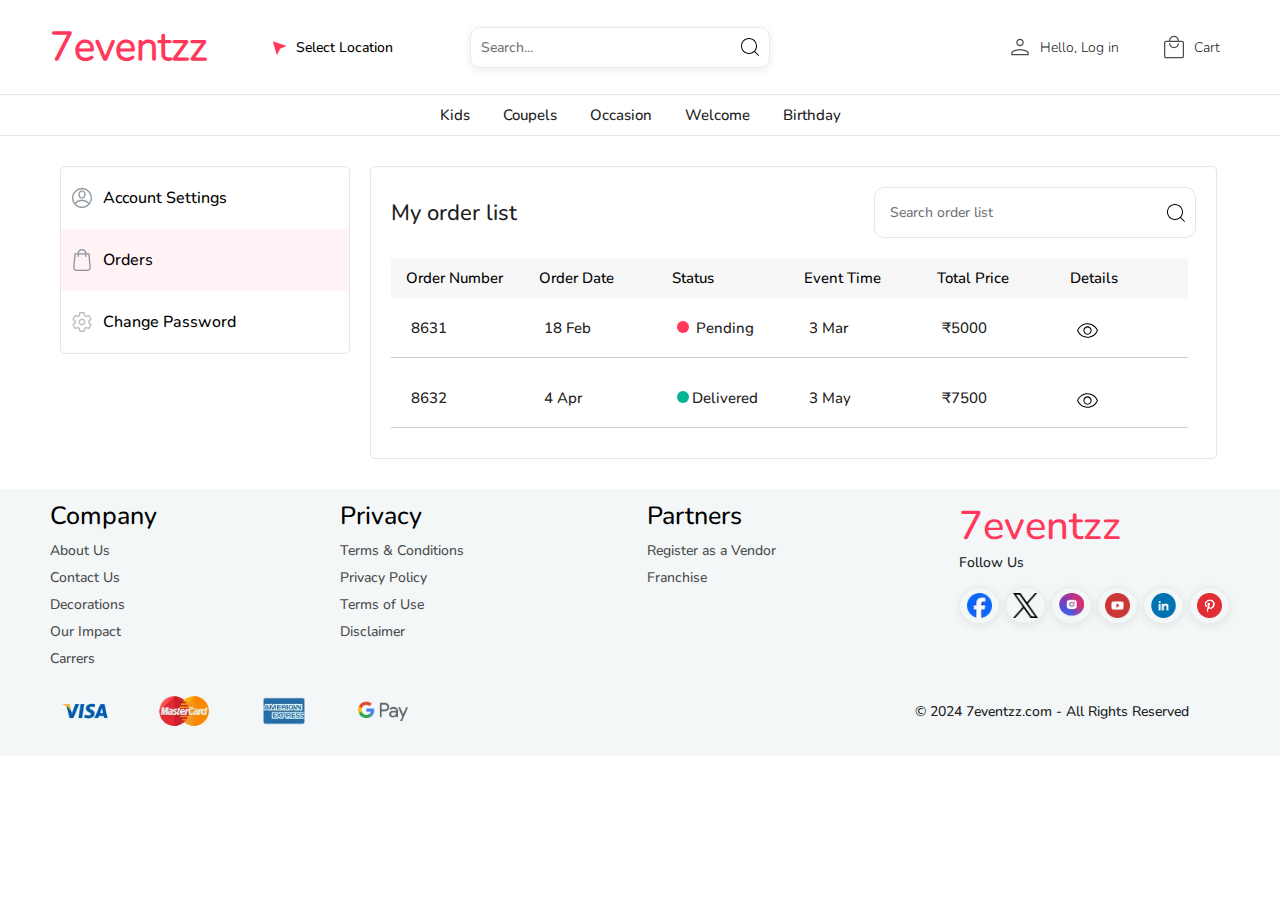
<file: orders.html>
<!DOCTYPE html>
<html lang="en">
  <head>
    <meta charset="UTF-8" />
    <meta name="viewport" content="width=device-width, initial-scale=1.0" />
    <title>Orders</title>
    <link rel="stylesheet" href="assets/css/common.css" />
    <link rel="stylesheet" href="assets/css/order.css" />
  </head>
  <body>
    <header class="header">
      <nav class="navbar">
        <div class="logo">
          <button class="menuBtn" onclick="viewSidebar()">
            <img
              src="/assets/icons/menu.svg"
              alt="menu icon"
              height="25"
              width="25"
            />
          </button>
          <a href="/">7eventzz</a>
        </div>
        <button class="locationBtn" onclick="viewCityPopup()">
          <image
            src="./assets/icons/navigation.svg"
            alt=" navigation icon"
            height="25"
            width="25"
          />
          Select Location
        </button>
        <div class="searchHolder">
          <input type="text" placeholder="Search..." />
        </div>
        <div class="flex1"></div>
        <div class="navbarLinks">
          <a href="#">
            <img
              src="/assets/icons/user.svg"
              alt="user icon"
              height="20"
              width="20"
            />
            <span>Hello, Log in</span>
          </a>
          <a href="#">
            <img
              src="/assets/icons/cart.svg"
              alt="cart icon"
              height="20"
              width="20"
            />
            <span>Cart</span>
          </a>
        </div>
      </nav>
      <div class="footer-menu">
        <a href="index.html" class="footer-menu-link">
          <img
            src="assets/icons/home.svg"
            alt="home image"
            height="40"
            width="40"
            class="footer-menu-icon"
          />
          <span>Home</span>
        </a>

        <a href="category.html" class="footer-menu-link">
          <img
            src="assets/icons/category.svg"
            alt="category image"
            height="40"
            width="40"
            class="footer-menu-icon"
          />
          <span>Category</span>
        </a>
        <button class="footer-menu-link" onclick="viewSearchbar()">
          <img
            src="assets/icons/search.svg"
            alt="category image"
            height="40"
            width="40"
            class="footer-menu-icon"
          />
          <span>Search</span>
        </button>
        <button class="footer-menu-link" onclick="viewSignin()">
          <img
            src="assets/icons/user.svg"
            alt="category image"
            height="40"
            width="40"
            class="footer-menu-icon"
          />
          <span>Sign In</span>
        </button>
        <a href="cart.html" class="footer-menu-link">
          <img
            src="assets/icons/cart.svg"
            alt="cart image"
            height="40"
            width="40"
            class="footer-menu-icon"
          />
          <span>Cart</span>
        </a>
      </div>
    </header>
    <div class="sidemenu-wrapper">
      <div class="sidemenu-modal" onclick="viewSidebar()"></div>
      <div class="dynamicLinks">
        <div class="user-controlls">
          <img
            src="assets/icons/user.webp"
            alt="user image"
            height="30"
            width="30"
          />
          <span class="close-sidemenu" onclick="viewSidebar()">✕</span>
          <div class="name-sign-options">
            <h2>Tom Holland</h2>
            <p>User</p>
            <div class="supportsignin-holder">
              <button onclick="viewSignin()">Sign In</button>
              <a href="contact.html">Support</a>
            </div>
          </div>
        </div>
        <div class="dynamicLinks-holder">
          <a href="#">Kids</a>
          <a href="#">Coupels</a>
          <a href="#">Occasion</a>
          <a href="#">Welcome</a>
          <a href="#">Birthday</a>
        </div>
      </div>
    </div>
    <main>
      <section class="container">
        <div>
          <div class="menu-btn"></div>
          <div class="menu-links">
            <a href="account-settings.html">
              <svg
                width="22"
                height="22"
                viewBox="0 0 22 22"
                fill="none"
                xmlns="http://www.w3.org/2000/svg"
                class="w-5 md:w-[22px] h-5 md:h-[22px]"
              >
                <path
                  d="M20.9001 10.9996C20.9001 5.52799 16.4723 1.09961 11.0001 1.09961C5.52848 1.09961 1.1001 5.52739 1.1001 10.9996C1.1001 16.4227 5.49087 20.8996 11.0001 20.8996C16.4867 20.8996 20.9001 16.4477 20.9001 10.9996ZM11.0001 2.25977C15.8193 2.25977 19.7399 6.18043 19.7399 10.9996C19.7399 12.7625 19.2156 14.457 18.2432 15.8922C14.3386 11.6921 7.66873 11.6845 3.75698 15.8922C2.78459 14.457 2.26025 12.7625 2.26025 10.9996C2.26025 6.18043 6.18092 2.25977 11.0001 2.25977ZM4.48056 16.8197C7.95227 12.9256 14.0488 12.9266 17.5195 16.8197C14.0361 20.7168 7.96541 20.718 4.48056 16.8197Z"
                  fill="#8C969F"
                  stroke="#8C969F"
                  stroke-width="0.2"
                ></path>
                <path
                  d="M11 11.5801C12.9191 11.5801 14.4805 10.0187 14.4805 8.09961V6.93945C14.4805 5.02036 12.9191 3.45898 11 3.45898C9.08091 3.45898 7.51953 5.02036 7.51953 6.93945V8.09961C7.51953 10.0187 9.08091 11.5801 11 11.5801ZM8.67969 6.93945C8.67969 5.65996 9.7205 4.61914 11 4.61914C12.2795 4.61914 13.3203 5.65996 13.3203 6.93945V8.09961C13.3203 9.3791 12.2795 10.4199 11 10.4199C9.7205 10.4199 8.67969 9.3791 8.67969 8.09961V6.93945Z"
                  fill="#8C969F"
                  stroke="#8C969F"
                  stroke-width="0.2"
                ></path>
              </svg>
              Account Settings
            </a>
            <a href="orders.html" class="active-nav">
              <svg
                width="22"
                height="22"
                viewBox="0 0 22 22"
                fill="none"
                xmlns="http://www.w3.org/2000/svg"
                class="w-5 md:w-[22px] h-5 md:h-[22px]"
              >
                <g clip-path="url(#clip0)">
                  <path
                    d="M19.8001 19.0172L18.5403 4.8319C18.5133 4.51697 18.2479 4.27853 17.9375 4.27853H15.3461C15.3101 1.91207 13.3755 0 11.0001 0C8.6246 0 6.69003 1.91207 6.65404 4.27853H4.06263C3.7477 4.27853 3.48676 4.51697 3.45977 4.8319L2.20006 19.0172C2.20006 19.0352 2.19556 19.0532 2.19556 19.0712C2.19556 20.6863 3.67572 22 5.49781 22H16.5023C18.3244 22 19.8046 20.6863 19.8046 19.0712C19.8046 19.0532 19.8046 19.0352 19.8001 19.0172ZM11.0001 1.21472C12.7052 1.21472 14.0954 2.58241 14.1313 4.27853H7.86877C7.90476 2.58241 9.29494 1.21472 11.0001 1.21472ZM16.5023 20.7853H5.49781C4.35507 20.7853 3.42828 20.0294 3.41028 19.0982L4.61601 5.49775H6.64954V7.34233C6.64954 7.67975 6.91948 7.94969 7.25691 7.94969C7.59433 7.94969 7.86427 7.67975 7.86427 7.34233V5.49775H14.1313V7.34233C14.1313 7.67975 14.4013 7.94969 14.7387 7.94969C15.0761 7.94969 15.3461 7.67975 15.3461 7.34233V5.49775H17.3796L18.5898 19.0982C18.5718 20.0294 17.6405 20.7853 16.5023 20.7853Z"
                    fill="#8C969F"
                    stroke="#8C969F"
                    stroke-width="0.1"
                  ></path>
                </g>
                <defs>
                  <clipPath id="clip0">
                    <rect width="22" height="22" fill="white"></rect>
                  </clipPath>
                </defs>
              </svg>
              Orders
            </a>
            <a href="change-password.html">
              <svg
                stroke="#BCBEC3"
                fill="currentColor"
                stroke-width="0"
                viewBox="0 0 512 512"
                class="w-5 md:w-[22px] h-5 md:h-[22px] text-[#8C969F]"
                height="22"
                width="22"
              >
                <path
                  fill="none"
                  stroke-linecap="round"
                  stroke-linejoin="round"
                  stroke-width="32"
                  d="M262.29 192.31a64 64 0 1 0 57.4 57.4 64.13 64.13 0 0 0-57.4-57.4zM416.39 256a154.34 154.34 0 0 1-1.53 20.79l45.21 35.46a10.81 10.81 0 0 1 2.45 13.75l-42.77 74a10.81 10.81 0 0 1-13.14 4.59l-44.9-18.08a16.11 16.11 0 0 0-15.17 1.75A164.48 164.48 0 0 1 325 400.8a15.94 15.94 0 0 0-8.82 12.14l-6.73 47.89a11.08 11.08 0 0 1-10.68 9.17h-85.54a11.11 11.11 0 0 1-10.69-8.87l-6.72-47.82a16.07 16.07 0 0 0-9-12.22 155.3 155.3 0 0 1-21.46-12.57 16 16 0 0 0-15.11-1.71l-44.89 18.07a10.81 10.81 0 0 1-13.14-4.58l-42.77-74a10.8 10.8 0 0 1 2.45-13.75l38.21-30a16.05 16.05 0 0 0 6-14.08c-.36-4.17-.58-8.33-.58-12.5s.21-8.27.58-12.35a16 16 0 0 0-6.07-13.94l-38.19-30A10.81 10.81 0 0 1 49.48 186l42.77-74a10.81 10.81 0 0 1 13.14-4.59l44.9 18.08a16.11 16.11 0 0 0 15.17-1.75A164.48 164.48 0 0 1 187 111.2a15.94 15.94 0 0 0 8.82-12.14l6.73-47.89A11.08 11.08 0 0 1 213.23 42h85.54a11.11 11.11 0 0 1 10.69 8.87l6.72 47.82a16.07 16.07 0 0 0 9 12.22 155.3 155.3 0 0 1 21.46 12.57 16 16 0 0 0 15.11 1.71l44.89-18.07a10.81 10.81 0 0 1 13.14 4.58l42.77 74a10.8 10.8 0 0 1-2.45 13.75l-38.21 30a16.05 16.05 0 0 0-6.05 14.08c.33 4.14.55 8.3.55 12.47z"
                ></path>
              </svg>
              Change Password
            </a>
          </div>
        </div>
        <div class="tabel-details">
          <div class="table-heading">
            <h1>My order list</h1>
            <form action="" method="post">
              <input type="text" placeholder="Search order list" />
            </form>
          </div>
          <div class="table-container">
            <table class="tabel-data">
              <thead class="th-holder">
                <tr>
                  <th class="th">Order Number</th>
                  <th class="th">Order Date</th>
                  <th class="th">Status</th>
                  <th class="th">Event Time</th>
                  <th class="th">Total Price</th>
                  <th class="th">Details</th>
                </tr>
              </thead>
              <tbody class="td-holder">
                <tr>
                  <td class="td">8631</td>
                  <td class="td">18 Feb</td>
                  <td class="td">
                    <span class="pending-circle"></span>
                    Pending
                  </td>
                  <td class="td">3 Mar</td>
                  <td class="td">₹5000</td>
                  <td class="td">
                    <img
                      src="assets/icons/eye.svg"
                      alt="eye image"
                      height="25"
                      width="25"
                      onclick="viewOrderSummary()"
                    />
                  </td>
                </tr>
                <tr>
                  <td class="td">8632</td>
                  <td class="td">4 Apr</td>
                  <td class="td">
                    <span class="delivered-circle"></span>Delivered
                  </td>
                  <td class="td">3 May</td>
                  <td class="td">₹7500</td>
                  <td class="td">
                    <img
                      src="assets/icons/eye.svg"
                      alt="eye image"
                      height="25"
                      width="25"
                      onclick="viewOrderSummary()"
                    />
                  </td>
                </tr>
              </tbody>
            </table>
          </div>
        </div>
      </section>
    </main>
    <footer>
      <div class="nestedFooter">
        <div class="footerLinks">
          <div>
            <h2 class="footerHeading">Company</h2>
            <div class="linkHolder">
              <a href="#" class="footerLink">About Us</a>
            </div>
            <div class="linkHolder">
              <a href="#" class="footerLink">Contact Us</a>
            </div>
            <div class="linkHolder">
              <a href="#" class="footerLink">Decorations</a>
            </div>
            <div class="linkHolder">
              <a href="#" class="footerLink">Our Impact</a>
            </div>
            <div class="linkHolder">
              <a href="#" class="footerLink">Carrers</a>
            </div>
          </div>
          <div>
            <h2 class="footerHeading">Privacy</h2>
            <div class="linkHolder">
              <a href="#" class="footerLink">Terms & Conditions</a>
            </div>
            <div class="linkHolder">
              <a href="#" class="footerLink">Privacy Policy</a>
            </div>
            <div class="linkHolder">
              <a href="#" class="footerLink">Terms of Use</a>
            </div>
            <div class="linkHolder">
              <a href="#" class="footerLink">Disclaimer</a>
            </div>
          </div>
          <div>
            <h2 class="footerHeading">Partners</h2>
            <div class="linkHolder">
              <a href="#" class="footerLink">Register as a Vendor</a>
            </div>
            <div class="linkHolder">
              <a href="#" class="footerLink">Franchise</a>
            </div>
          </div>
          <div>
            <h2 class="logoTxt">7eventzz</h2>
            <p>Follow Us</p>
            <div class="socials">
              <a href="#"
                ><img
                  src="/assets/icons/facebook_logo.webp"
                  alt="facebook"
                  height="25"
                  width="25"
              /></a>
              <a href="#"
                ><img
                  src="/assets/icons/twitter_logo.webp"
                  alt="twitter"
                  height="25"
                  width="25"
              /></a>
              <a href="#"
                ><img
                  src="/assets/icons/instagram_logo.webp"
                  alt="instagram"
                  height="25"
                  width="25"
              /></a>
              <a href="#"
                ><img
                  src="/assets/icons/youtube_logo.webp"
                  alt="youtube"
                  height="25"
                  width="25"
              /></a>
              <a href="#"
                ><img
                  src="/assets/icons/linkdin_logo.webp"
                  alt="linkedin"
                  height="25"
                  width="25"
              /></a>
              <a href="#"
                ><img
                  src="/assets/icons/pinterest_logo.webp"
                  alt="pinterest"
                  height="25"
                  width="25"
              /></a>
            </div>
          </div>
        </div>
        <div class="paymentMethods">
          <div class="paymentPortals">
            <img
              src="/assets/icons/visa.webp"
              alt="Visa"
              height="50"
              width="50"
              loading="eager"
            />
            <img
              src="/assets/icons/mastercard.webp"
              alt="Master Card"
              height="50"
              width="50"
              loading="eager"
            />
            <img
              src="/assets/icons/american_express.webp"
              alt="American Express"
              height="50"
              width="50"
              loading="eager"
            />
            <img
              src="/assets/icons/google_pay.webp"
              alt="Google Pay"
              height="50"
              width="50"
              loading="eager"
            />
          </div>
          <p>&copy; 2024 7eventzz.com - All Rights Reserved</p>
        </div>
      </div>
    </footer>
    <div class="modal-wrapper">
      <div class="modal" onclick="viewCityPopup()"></div>
      <div class="city-popup">
        <div class="city-header">
          <p>
            <img
              src="assets/icons/gps.webp"
              alt="location icon"
              height="25"
              width="25"
            />
            Select your location
          </p>
          <span onclick="viewCityPopup()">✕</span>
        </div>
        <div class="city-search">
          <input type="text" placeholder="Searchg city..." />
        </div>
        <div class="city-search-list">
          <button>
            <span
              ><img
                alt="Navigation image"
                loading="lazy"
                width="20"
                height="20"
                decoding="async"
                data-nimg="1"
                src="./assets/icons/navigation.svg"
                style="color: transparent"
              />Agra</span
            ><img
              alt="trending image"
              loading="lazy"
              width="20"
              height="20"
              decoding="async"
              data-nimg="1"
              src="./assets/icons/trending.svg"
              style="color: transparent"
            /></button
          ><button>
            <span
              ><img
                alt="Navigation image"
                loading="lazy"
                width="20"
                height="20"
                decoding="async"
                data-nimg="1"
                src="./assets/icons/navigation.svg"
                style="color: transparent"
              />Ahmedabad</span
            ><img
              alt="trending image"
              loading="lazy"
              width="20"
              height="20"
              decoding="async"
              data-nimg="1"
              src="./assets/icons/trending.svg"
              style="color: transparent"
            /></button
          ><button>
            <span
              ><img
                alt="Navigation image"
                loading="lazy"
                width="20"
                height="20"
                decoding="async"
                data-nimg="1"
                src="./assets/icons/navigation.svg"
                style="color: transparent"
              />Amritsar</span
            ><img
              alt="trending image"
              loading="lazy"
              width="20"
              height="20"
              decoding="async"
              data-nimg="1"
              src="./assets/icons/trending.svg"
              style="color: transparent"
            /></button
          ><button>
            <span
              ><img
                alt="Navigation image"
                loading="lazy"
                width="20"
                height="20"
                decoding="async"
                data-nimg="1"
                src="./assets/icons/navigation.svg"
                style="color: transparent"
              />Aurangabad</span
            ><img
              alt="trending image"
              loading="lazy"
              width="20"
              height="20"
              decoding="async"
              data-nimg="1"
              src="./assets/icons/trending.svg"
              style="color: transparent"
            /></button
          ><button>
            <span
              ><img
                alt="Navigation image"
                loading="lazy"
                width="20"
                height="20"
                decoding="async"
                data-nimg="1"
                src="./assets/icons/navigation.svg"
                style="color: transparent"
              />Bangalore</span
            ><img
              alt="trending image"
              loading="lazy"
              width="20"
              height="20"
              decoding="async"
              data-nimg="1"
              src="./assets/icons/trending.svg"
              style="color: transparent"
            /></button
          ><button>
            <span
              ><img
                alt="Navigation image"
                loading="lazy"
                width="20"
                height="20"
                decoding="async"
                data-nimg="1"
                src="./assets/icons/navigation.svg"
                style="color: transparent"
              />Bhopal</span
            ><img
              alt="trending image"
              loading="lazy"
              width="20"
              height="20"
              decoding="async"
              data-nimg="1"
              src="./assets/icons/trending.svg"
              style="color: transparent"
            /></button
          ><button>
            <span
              ><img
                alt="Navigation image"
                loading="lazy"
                width="20"
                height="20"
                decoding="async"
                data-nimg="1"
                src="./assets/icons/navigation.svg"
                style="color: transparent"
              />Bhubaneswar</span
            ><img
              alt="trending image"
              loading="lazy"
              width="20"
              height="20"
              decoding="async"
              data-nimg="1"
              src="./assets/icons/trending.svg"
              style="color: transparent"
            /></button
          ><button>
            <span
              ><img
                alt="Navigation image"
                loading="lazy"
                width="20"
                height="20"
                decoding="async"
                data-nimg="1"
                src="./assets/icons/navigation.svg"
                style="color: transparent"
              />Coimbatore</span
            ><img
              alt="trending image"
              loading="lazy"
              width="20"
              height="20"
              decoding="async"
              data-nimg="1"
              src="./assets/icons/trending.svg"
              style="color: transparent"
            /></button
          ><button>
            <span
              ><img
                alt="Navigation image"
                loading="lazy"
                width="20"
                height="20"
                decoding="async"
                data-nimg="1"
                src="./assets/icons/navigation.svg"
                style="color: transparent"
              />Chandigarh</span
            ><img
              alt="trending image"
              loading="lazy"
              width="20"
              height="20"
              decoding="async"
              data-nimg="1"
              src="./assets/icons/trending.svg"
              style="color: transparent"
            /></button
          ><button>
            <span
              ><img
                alt="Navigation image"
                loading="lazy"
                width="20"
                height="20"
                decoding="async"
                data-nimg="1"
                src="./assets/icons/navigation.svg"
                style="color: transparent"
              />Chennai</span
            ><img
              alt="trending image"
              loading="lazy"
              width="20"
              height="20"
              decoding="async"
              data-nimg="1"
              src="./assets/icons/trending.svg"
              style="color: transparent"
            /></button
          ><button>
            <span
              ><img
                alt="Navigation image"
                loading="lazy"
                width="20"
                height="20"
                decoding="async"
                data-nimg="1"
                src="./assets/icons/navigation.svg"
                style="color: transparent"
              />Delhi</span
            ><img
              alt="trending image"
              loading="lazy"
              width="20"
              height="20"
              decoding="async"
              data-nimg="1"
              src="./assets/icons/trending.svg"
              style="color: transparent"
            /></button
          ><button>
            <span
              ><img
                alt="Navigation image"
                loading="lazy"
                width="20"
                height="20"
                decoding="async"
                data-nimg="1"
                src="./assets/icons/navigation.svg"
                style="color: transparent"
              />Dehradun</span
            ><img
              alt="trending image"
              loading="lazy"
              width="20"
              height="20"
              decoding="async"
              data-nimg="1"
              src="./assets/icons/trending.svg"
              style="color: transparent"
            /></button
          ><button>
            <span
              ><img
                alt="Navigation image"
                loading="lazy"
                width="20"
                height="20"
                decoding="async"
                data-nimg="1"
                src="./assets/icons/navigation.svg"
                style="color: transparent"
              />Goa</span
            ><img
              alt="trending image"
              loading="lazy"
              width="20"
              height="20"
              decoding="async"
              data-nimg="1"
              src="./assets/icons/trending.svg"
              style="color: transparent"
            /></button
          ><button>
            <span
              ><img
                alt="Navigation image"
                loading="lazy"
                width="20"
                height="20"
                decoding="async"
                data-nimg="1"
                src="./assets/icons/navigation.svg"
                style="color: transparent"
              />Ghaziabad</span
            ><img
              alt="trending image"
              loading="lazy"
              width="20"
              height="20"
              decoding="async"
              data-nimg="1"
              src="./assets/icons/trending.svg"
              style="color: transparent"
            /></button
          ><button>
            <span
              ><img
                alt="Navigation image"
                loading="lazy"
                width="20"
                height="20"
                decoding="async"
                data-nimg="1"
                src="./assets/icons/navigation.svg"
                style="color: transparent"
              />Guntur</span
            ><img
              alt="trending image"
              loading="lazy"
              width="20"
              height="20"
              decoding="async"
              data-nimg="1"
              src="./assets/icons/trending.svg"
              style="color: transparent"
            /></button
          ><button>
            <span
              ><img
                alt="Navigation image"
                loading="lazy"
                width="20"
                height="20"
                decoding="async"
                data-nimg="1"
                src="./assets/icons/navigation.svg"
                style="color: transparent"
              />Gurugram</span
            ><img
              alt="trending image"
              loading="lazy"
              width="20"
              height="20"
              decoding="async"
              data-nimg="1"
              src="./assets/icons/trending.svg"
              style="color: transparent"
            /></button
          ><button>
            <span
              ><img
                alt="Navigation image"
                loading="lazy"
                width="20"
                height="20"
                decoding="async"
                data-nimg="1"
                src="./assets/icons/navigation.svg"
                style="color: transparent"
              />Indore</span
            ><img
              alt="trending image"
              loading="lazy"
              width="20"
              height="20"
              decoding="async"
              data-nimg="1"
              src="./assets/icons/trending.svg"
              style="color: transparent"
            /></button
          ><button>
            <span
              ><img
                alt="Navigation image"
                loading="lazy"
                width="20"
                height="20"
                decoding="async"
                data-nimg="1"
                src="./assets/icons/navigation.svg"
                style="color: transparent"
              />Jammu</span
            ><img
              alt="trending image"
              loading="lazy"
              width="20"
              height="20"
              decoding="async"
              data-nimg="1"
              src="./assets/icons/trending.svg"
              style="color: transparent"
            /></button
          ><button>
            <span
              ><img
                alt="Navigation image"
                loading="lazy"
                width="20"
                height="20"
                decoding="async"
                data-nimg="1"
                src="./assets/icons/navigation.svg"
                style="color: transparent"
              />Jamshedpur</span
            ><img
              alt="trending image"
              loading="lazy"
              width="20"
              height="20"
              decoding="async"
              data-nimg="1"
              src="./assets/icons/trending.svg"
              style="color: transparent"
            /></button
          ><button>
            <span
              ><img
                alt="Navigation image"
                loading="lazy"
                width="20"
                height="20"
                decoding="async"
                data-nimg="1"
                src="./assets/icons/navigation.svg"
                style="color: transparent"
              />Ludhiana</span
            ><img
              alt="trending image"
              loading="lazy"
              width="20"
              height="20"
              decoding="async"
              data-nimg="1"
              src="./assets/icons/trending.svg"
              style="color: transparent"
            /></button
          ><button>
            <span
              ><img
                alt="Navigation image"
                loading="lazy"
                width="20"
                height="20"
                decoding="async"
                data-nimg="1"
                src="./assets/icons/navigation.svg"
                style="color: transparent"
              />Hydrabad</span
            ><img
              alt="trending image"
              loading="lazy"
              width="20"
              height="20"
              decoding="async"
              data-nimg="1"
              src="./assets/icons/trending.svg"
              style="color: transparent"
            /></button
          ><button>
            <span
              ><img
                alt="Navigation image"
                loading="lazy"
                width="20"
                height="20"
                decoding="async"
                data-nimg="1"
                src="./assets/icons/navigation.svg"
                style="color: transparent"
              />Jaipur</span
            ><img
              alt="trending image"
              loading="lazy"
              width="20"
              height="20"
              decoding="async"
              data-nimg="1"
              src="./assets/icons/trending.svg"
              style="color: transparent"
            /></button
          ><button>
            <span
              ><img
                alt="Navigation image"
                loading="lazy"
                width="20"
                height="20"
                decoding="async"
                data-nimg="1"
                src="./assets/icons/navigation.svg"
                style="color: transparent"
              />Kolkata</span
            ><img
              alt="trending image"
              loading="lazy"
              width="20"
              height="20"
              decoding="async"
              data-nimg="1"
              src="./assets/icons/trending.svg"
              style="color: transparent"
            /></button
          ><button>
            <span
              ><img
                alt="Navigation image"
                loading="lazy"
                width="20"
                height="20"
                decoding="async"
                data-nimg="1"
                src="./assets/icons/navigation.svg"
                style="color: transparent"
              />Lucknow</span
            ><img
              alt="trending image"
              loading="lazy"
              width="20"
              height="20"
              decoding="async"
              data-nimg="1"
              src="./assets/icons/trending.svg"
              style="color: transparent"
            />
          </button>
        </div>
      </div>
    </div>

    <div class="order-details-modal">
      <div class="modal" onclick="viewOrderSummary()"></div>
      <div class="order-modal">
        <div class="order-heading">
          <h2>Order Details</h2>
          <button onclick="viewOrderSummary()">✕</button>
        </div>

        <div class="order-summary">
          <div class="summary-heading">
            <div>Image</div>
            <div>Items Name</div>
            <div>Quantity</div>
            <div>Price</div>
          </div>
          <div class="order-summary-holder">
            <div class="order-tabel-data">
              <div>
                <img
                  alt="extra image"
                  loading="lazy"
                  width="20"
                  height="20"
                  decoding="async"
                  data-nimg="1"
                  src="assets/images/extra.webp"
                  style="color: transparent"
                />
              </div>
              <div>
                Surprise Room Decoration
                <p>Time: (04:00 AM - 06.00 AM)</p>
              </div>
              <div>1</div>
              <div>₹1999</div>
            </div>
            <div class="order-tabel-data">
              <div>
                <img
                  alt="addon image"
                  loading="lazy"
                  width="20"
                  height="20"
                  decoding="async"
                  src="assets/images/addon5.webp"
                />
              </div>
              <div>Two Hersheys Milk Chocolates Each 33 gm</div>
              <div>1</div>
              <div>₹600</div>
            </div>
          </div>
        </div>
        <div class="order-summary-bill">
          <h2>Price Details</h2>
          <p>
            <span>Base Total</span><span><b>₹ 1800</b></span>
          </p>
          <p>
            <span>Add On Total</span><span><b>₹ 600</b></span>
          </p>
          <p>
            <span>Delivery<samp class="order-delivery">Evening</samp></span
            ><span><b>₹ 600</b></span>
          </p>
          <p>
            <span>Total Amount</span><span><b>₹ 2400</b></span>
          </p>
          <p><span>Coupen Discount</span><span>-</span></p>
          <p>
            <span><b>Amount To Pay</b></span
            ><span><b>₹ 2400</b></span>
          </p>
          <button class="Orders_invoiceBtn__QsBXD">Download Invoice</button
          ><a href="/">Cancle Order</a>
        </div>
      </div>
    </div>

    <div class="sign-in-modal">
      <div class="modal" onclick="viewSignin()"></div>

      <div class="sign-in-dialogue">
        <h2>Sign up / Sign in</h2>
        <p>
          Enjoy the convenience of a single account across all participating
          brands
        </p>

        <button class="close-signin" onclick="viewSignin()">
          <img
            src="assets/icons/close.svg"
            alt="close icon"
            height="25"
            width
          />
        </button>

        <div class="signin-form-holder">
          <form class="signin-form" id="first-form">
            <label for="name">Name</label>
            <div class="input-fields">
              <input
                type="text"
                placeholder="Enter your name"
                required
                id="name"
                name="name"
              />
              <img
                src="assets/icons/green-check-icon.svg"
                alt="green-check-icon"
                height="20"
                width="20"
                class="input-expressions hidden correct-name"
              />
              <img
                src="assets/icons/red-close-icon.svg"
                alt="green-check-icon"
                height="20"
                width="20"
                class="input-expressions hidden wrong-name"
              />
              <p class="wrong-name hidden">*Incorrect name detected</p>
            </div>
            <label for="number">Mobile Number</label>

            <div class="input-fields">
              <input
                type="tel"
                placeholder="Enter your mobile number"
                required
                id="number"
                name="number"
                maxlength="10"
                class="number"
              />
              <img
                src="assets/icons/green-check-icon.svg"
                alt="green-check-icon"
                height="20"
                width="20"
                class="input-expressions hidden correct-number"
              />
              <img
                src="assets/icons/red-close-icon.svg"
                alt="green-check-icon"
                height="20"
                width="20"
                class="input-expressions hidden wrong-number"
              />
              <p class="wrong-number hidden">*Incorrect number detected</p>
            </div>
            <p>
              By creating your account you agree to our
              <a href="#">Terms & Conditions </a>
            </p>
            <button type="submit">Next</button>
          </form>
          <form class="signin-form hidden" id="second-form">
            <label for="password">Create Password</label>
            <div class="input-fields">
              <input
                type="password"
                placeholder="Enter your password"
                required
                name="password"
                id="password"
              />
              <img
                src="assets/icons/eye-slash.svg"
                alt="eye slash icon"
                height="20"
                width="20"
                class="password-view"
              />
              <img
                src="assets/icons/green-check-icon.svg"
                alt="green-check-icon"
                height="20"
                width="20"
                class="input-expressions hidden correct-password"
              />
              <img
                src="assets/icons/red-close-icon.svg"
                alt="green-check-icon"
                height="20"
                width="20"
                class="input-expressions hidden wrong-number"
              />
              <p class="wrong-password">*Minimum 6 characters required</p>
            </div>
            <button type="submit">Next</button>
          </form>
        </div>
      </div>
    </div>
    <div class="search-container">
      <div class="search-container-heading">
        <h2>Search</h2>
        <button onclick="viewSearchbar()">✕</button>
      </div>
      <form action="" method="post" class="search-holder">
        <input type="text" placeholder="Search decorations..." />
      </form>
      <p class="trending-text">
        Trendings
        <img
          src="assets/icons/fire.svg"
          alt="fire icon"
          height="20"
          width="20"
        />
      </p>

      <div class="trending-container">
        <button class="trending-btn">
          Birthday
          <img
            src="assets/icons/trending.svg"
            alt="trending icon"
            height="20"
            width="20"
          />
        </button>
        <button class="trending-btn">
          Anniversary
          <img
            src="assets/icons/trending.svg"
            alt="trending icon"
            height="20"
            width="20"
          />
        </button>
        <button class="trending-btn">
          Welcome Baby
          <img
            src="assets/icons/trending.svg"
            alt="trending icon"
            height="20"
            width="20"
          />
        </button>
        <button class="trending-btn">
          Car Decor
          <img
            src="assets/icons/trending.svg"
            alt="trending icon"
            height="20"
            width="20"
          />
        </button>
        <button class="trending-btn">
          Cabana
          <img
            src="assets/icons/trending.svg"
            alt="trending icon"
            height="20"
            width="20"
          />
        </button>
      </div>
    </div>
    <script src="assets/js/script.js"></script>
    <script defer src="assets/js/cart.js"></script>
  </body>
</html>
</file>
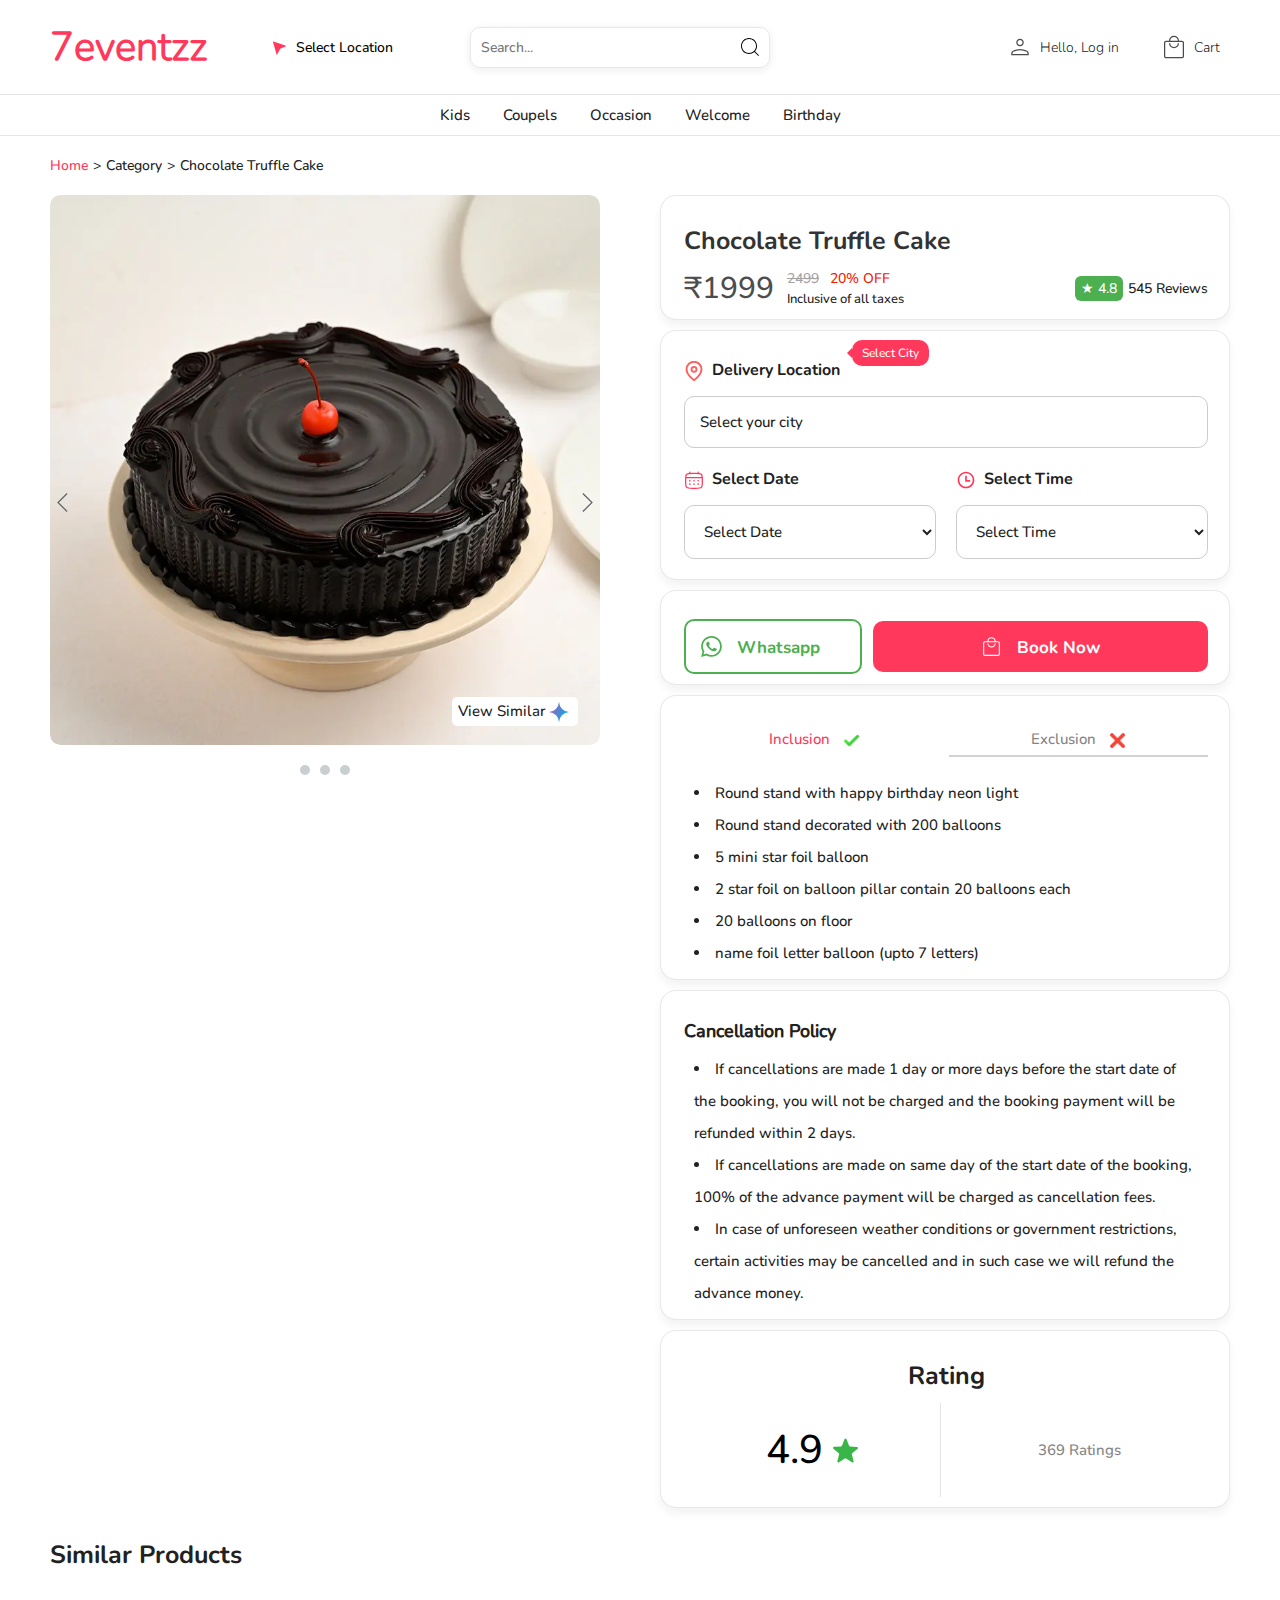
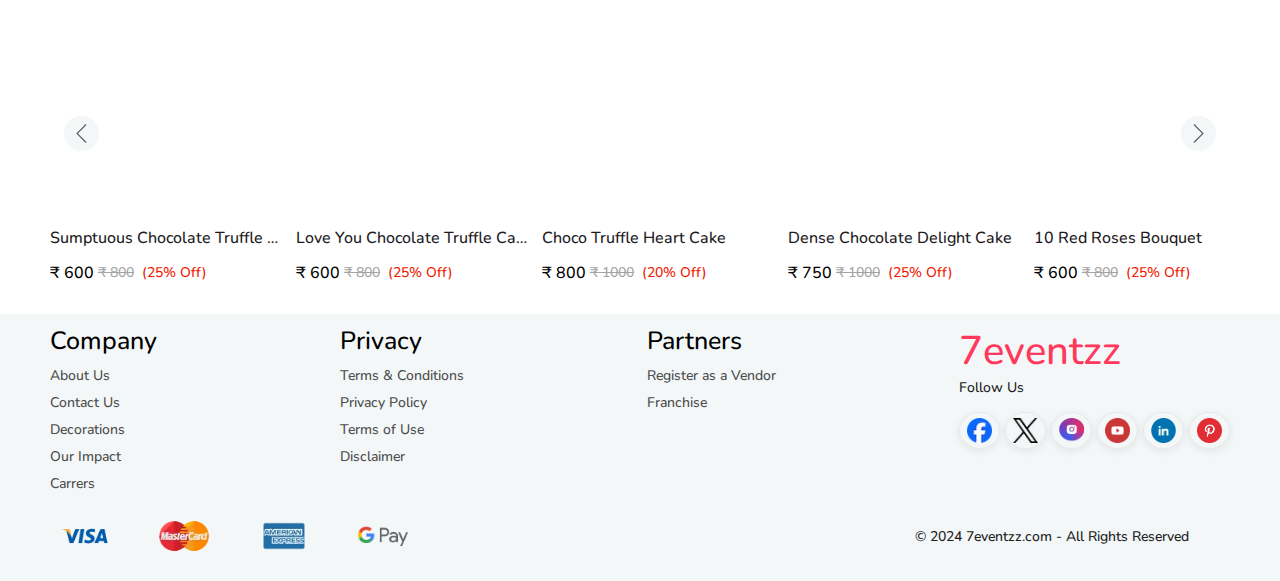
<file: productdetails.html>
<!DOCTYPE html>
<html lang="en">
  <head>
    <meta charset="UTF-8" />
    <meta name="viewport" content="width=device-width, initial-scale=1.0" />
    <title>7eventzz Product Details</title>
    <link rel="stylesheet" href="/assets/css/common.css" />
    <link rel="stylesheet" href="assets/css/productdetails.css" />
  </head>
  <body>
    <header class="header">
      <nav class="navbar">
        <div class="logo">
          <button class="menuBtn" onclick="viewSidebar()">
            <img
              src="/assets/icons/menu.svg"
              alt="menu icon"
              height="25"
              width="25"
            />
          </button>
          <a href="/">7eventzz</a>
        </div>
        <button class="locationBtn" onclick="viewCityPopup()">
          <image
            src="/assets/icons/navigation.svg"
            alt=" navigation icon"
            height="25"
            width="25"
          />
          Select Location
        </button>
        <div class="searchHolder">
          <input type="text" placeholder="Search..." />
        </div>
        <div class="flex1"></div>
        <div class="navbarLinks">
          <a href="#">
            <img
              src="/assets/icons/user.svg"
              alt="user icon"
              height="20"
              width="20"
            />
            <span>Hello, Log in</span>
          </a>
          <a href="#">
            <img
              src="/assets/icons/cart.svg"
              alt="cart icon"
              height="20"
              width="20"
            />
            <span>Cart</span>
          </a>
        </div>
      </nav>
    </header>
    <div class="sidemenu-wrapper">
      <div class="sidemenu-modal" onclick="viewSidebar()"></div>
      <div class="dynamicLinks">
        <div class="user-controlls">
          <img
            src="assets/icons/user.webp"
            alt="user image"
            height="30"
            width="30"
          />
          <span class="close-sidemenu" onclick="viewSidebar()">✕</span>
          <div class="name-sign-options">
            <h2>Tom Holland</h2>
            <p>User</p>
            <div class="supportsignin-holder">
              <button onclick="viewSignin()">Sign In</button>
              <a href="contact.html">Support</a>
            </div>
          </div>
        </div>
        <div class="dynamicLinks-holder">
          <a href="#">Kids</a>
          <a href="#">Coupels</a>
          <a href="#">Occasion</a>
          <a href="#">Welcome</a>
          <a href="#">Birthday</a>
        </div>
      </div>
    </div>
    <main>
      <div class="breadCrumbs">
        <a href="index.html">Home</a>
        <p>Category</p>
        <p>Chocolate Truffle Cake</p>
      </div>
      <section class="container">
        <div class="productImages">
          <div id="slider" class="slider">
            <div class="wrapper">
              <div class="slides" id="slides">
                <span class="slide">
                  <img
                    src="assets/images/pr1.webp"
                    alt="product image"
                    height="50"
                    width="50" /></span
                ><span class="slide"
                  ><img
                    src="assets/images/pr2.webp"
                    alt="product image"
                    height="50"
                    width="50" /></span
                ><span class="slide"
                  ><img
                    src="assets/images/pr3.webp"
                    alt="product image"
                    height="50"
                    width="50"
                /></span>
              </div>
            </div>
            <div class="pagination" id="pagination"></div>
            <button class="view-similar-btn" onclick="viewSimilar()">
              View Similar
              <img
                src="assets/icons/ai_suggest.svg"
                alt="ai search icon"
                height="20"
                width="20"
              />
            </button>
            <a id="prev" class="prev">
              <img
                src="/assets/icons/chevron-left.svg"
                alt="chevron prev "
                height="25"
                width="25"
              />
            </a>
            <a id="next" class="next">
              <img
                src="/assets/icons/chevron-right.svg"
                alt="chevron right"
                height="25"
                width="25"
              />
            </a>
          </div>
        </div>
        <div class="product-details">
          <div class="detailsContainer">
            <h1 class="product-name">Chocolate Truffle Cake</h1>
            <div class="priceContainer">
              <div class="priceContain">
                <p class="product-price">₹1999</p>
                <div>
                  <span class="prevPrice">2499</span>
                  <span class="discount">20% OFF</span>
                  <p>Inclusive of all taxes</p>
                </div>
              </div>
              <p class="text">
                <span class="rating">&#9733; 4.8</span>
                <span class="reviews">545 Reviews</span>
              </p>
            </div>
          </div>
          <div class="detailsContainer">
            <div class="inputController">
              <p class="controller-heading">
                <img
                  src="assets/icons/red_location.svg"
                  alt="location icon"
                  height="25"
                  width="25"
                />Delivery Location <span class="animate">Select City</span>
              </p>
              <button class="btn" onclick="viewCityPopup()">
                Select your city
              </button>
              <div class="dateNtime">
                <div>
                  <p class="controller-heading">
                    <img
                      src="assets/icons/red_calendar.svg"
                      alt="location icon"
                      height="25"
                      width="25"
                    />Select Date
                  </p>
                  <select name="booking-dates" id="booking-dates" class="btn">
                    <option selected disabled>Select Date</option>
                  </select>
                </div>
                <div>
                  <p class="controller-heading">
                    <img
                      src="assets/icons/clock.svg"
                      alt="clock icon"
                      height="25"
                      width="25"
                    />Select Time
                  </p>
                  <select name="time-slots" id="time-slots" class="btn">
                    <option selected disabled>Select Time</option>
                    <option value="6amto8am">06:00 AM - 08:00 AM</option>
                    <option value="8amto10am">08:00 AM - 10:00 AM</option>
                    <option value="10amto12pm">10:00 AM - 12:00 PM</option>
                    <option value="12pmto2pm">12:00 AM - 02:00 PM</option>
                    <option value="2pmto4pm">02:00 AM - 04:00 PM</option>
                    <option value="4pmto6pm">04:00 AM - 06:00 PM</option>
                    <option value="6pmto8pm">06:00 AM - 08:00 PM</option>
                    <option value="8pmto10pm">08:00 AM - 10:00 PM</option>
                  </select>
                </div>
              </div>
            </div>
          </div>
          <div class="detailsContainer stick-bottom">
            <div class="bookings">
              <a href="https://wa.me/8240590169" class="whatsapp-btn"
                ><img
                  src="/assets/icons/whatsapp-icon.svg"
                  alt="whatsapp-icon"
                  height="25"
                  width="25"
                />
                Whatsapp</a
              >

              <div class="floating-price">
                <span class="floating-before-price">₹2499</span>
                <span class="floating-current-price">₹1999</span>
                <button id="go-inclusion">
                  View Package Inclusion <span>*</span>
                </button>
              </div>

              <button class="booknow-btn" onclick="viewAddon()">
                <img
                  src="/assets/icons/white-cart-icon.svg"
                  alt="cart-icon"
                  height="25"
                  width="25"
                />
                Book Now
              </button>
            </div>
          </div>
          <div class="detailsContainer">
            <div class="inclusion-exclusion-holder">
              <button
                class="inclusion active"
                onclick="activeInclusion(`inclusion`)"
              >
                Inclusion
                <img
                  src="assets/icons/included.webp"
                  alt="included icon"
                  height="25"
                  width="25"
                />
              </button>
              <button class="exclusion" onclick="activeInclusion(`exclusion`)">
                Exclusion
                <img
                  src="assets/icons/excluded.webp"
                  alt="excluded icon"
                  height="25"
                  width="25"
                />
              </button>
            </div>
            <div class="inclusion-exclusion-container">
              <ul class="inclusion-content">
                <li>Round stand with happy birthday neon light</li>
                <li>Round stand decorated with 200 balloons</li>
                <li>5 mini star foil balloon</li>
                <li>2 star foil on balloon pillar contain 20 balloons each</li>
                <li>20 balloons on floor</li>
                <li>name foil letter balloon (upto 7 letters)</li>
              </ul>
              <ul class="exclusion-content">
                <li>Ring Light</li>
                <li>Table</li>
                <li>Chair</li>
              </ul>
            </div>
          </div>
          <div class="detailsContainer">
            <div class="cancellation-policy">
              <p>Cancellation Policy</p>
            </div>
            <div class="inclusion-exclusion-container">
              <ul>
                <li>
                  If cancellations are made 1 day or more days before the start
                  date of the booking, you will not be charged and the booking
                  payment will be refunded within 2 days.
                </li>
                <li>
                  If cancellations are made on same day of the start date of the
                  booking, 100% of the advance payment will be charged as
                  cancellation fees.
                </li>
                <li>
                  In case of unforeseen weather conditions or government
                  restrictions, certain activities may be cancelled and in such
                  case we will refund the advance money.
                </li>
              </ul>
            </div>
          </div>
          <div class="detailsContainer">
            <h2 class="rating-header">Rating</h2>
            <div class="reviews-content">
              <div class="ratingPoint">
                <p>
                  4.9
                  <img
                    src="/assets/icons/green-star.svg"
                    alt="green star icon"
                    height="25"
                    width="25"
                  />
                </p>
              </div>
              <div class="ratingNumbers">
                <p>369 Ratings</p>
              </div>
            </div>
          </div>
        </div>
      </section>
      <section class="similar-products">
        <h2>Similar Products</h2>
        <button onclick="movePrev()" class="similar-prev">
          <img
            src="/assets/icons/chevron-left.svg"
            alt="chevron icon"
            height="25"
            width="25"
          />
        </button>
        <button onclick="moveNext()" class="similar-next">
          <img
            src="/assets/icons/chevron-right.svg"
            alt="chevron icon"
            height="25"
            width="25"
          />
        </button>
        <div class="similar-products-slider">
          <a href="productdetails.html" class="link">
            <div class="imageHolder">
              <img
                src="/assets/images/p1.webp"
                alt="cake image"
                height="50"
                width="50"
                loading="eager"
              />
            </div>
            <p class="productName">Sumptuous Chocolate Truffle Cake</p>
            <div class="details">
              <span class="price">&#x20B9; 600</span>
              <span class="beforePrice">&#x20B9; 800</span>
              <span class="discount">(25% Off)</span>
            </div>
          </a>
          <a href="productdetails.html" class="link">
            <div class="imageHolder">
              <img
                src="/assets/images/p2.webp"
                alt="cake image"
                height="50"
                width="50"
                loading="eager"
              />
            </div>
            <p class="productName">Love You Chocolate Truffle Cake</p>
            <div class="details">
              <span class="price">&#x20B9; 600</span>
              <span class="beforePrice">&#x20B9; 800</span>
              <span class="discount">(25% Off)</span>
            </div>
          </a>
          <a href="productdetails.html" class="link">
            <div class="imageHolder">
              <img
                src="/assets/images/p3.webp"
                alt="cake image"
                height="50"
                width="50"
                loading="eager"
              />
            </div>
            <p class="productName">Choco Truffle Heart Cake</p>
            <div class="details">
              <span class="price">&#x20B9; 800</span>
              <span class="beforePrice">&#x20B9; 1000</span>
              <span class="discount">(20% Off)</span>
            </div>
          </a>
          <a href="productdetails.html" class="link">
            <div class="imageHolder">
              <img
                src="/assets/images/p4.webp"
                alt="cake image"
                height="50"
                width="50"
                loading="eager"
              />
            </div>
            <p class="productName">Dense Chocolate Delight Cake</p>
            <div class="details">
              <span class="price">&#x20B9; 750</span>
              <span class="beforePrice">&#x20B9; 1000</span>
              <span class="discount">(25% Off)</span>
            </div>
          </a>

          <a href="productdetails.html" class="link">
            <div class="imageHolder">
              <img
                src="/assets/images/f1.webp"
                alt="Flowers image"
                height="50"
                width="50"
                loading="eager"
              />
            </div>
            <p class="productName">10 Red Roses Bouquet</p>
            <div class="details">
              <span class="price">&#x20B9; 600</span>
              <span class="beforePrice">&#x20B9; 800</span>
              <span class="discount">(25% Off)</span>
            </div>
          </a>
          <a href="productdetails.html" class="link">
            <div class="imageHolder">
              <img
                src="/assets/images/f2.webp"
                alt="Flowers image"
                height="50"
                width="50"
                loading="eager"
              />
            </div>
            <p class="productName">Paradise Mixed Roses Bouquet</p>
            <div class="details">
              <span class="price">&#x20B9; 600</span>
              <span class="beforePrice">&#x20B9; 800</span>
              <span class="discount">(25% Off)</span>
            </div>
          </a>
          <a href="productdetails.html" class="link">
            <div class="imageHolder">
              <img
                src="/assets/images/f3.webp"
                alt="Flowers image"
                height="50"
                width="50"
                loading="eager"
              />
            </div>
            <p class="productName">Eternity White Roses Bouquet</p>
            <div class="details">
              <span class="price">&#x20B9; 800</span>
              <span class="beforePrice">&#x20B9; 1000</span>
              <span class="discount">(20% Off)</span>
            </div>
          </a>
          <a href="productdetails.html" class="link">
            <div class="imageHolder">
              <img
                src="/assets/images/f4.webp"
                alt="Flowers image"
                height="50"
                width="50"
                loading="eager"
              />
            </div>
            <p class="productName">Crimson Floral Embrace</p>
            <div class="details">
              <span class="price">&#x20B9; 750</span>
              <span class="beforePrice">&#x20B9; 1000</span>
              <span class="discount">(25% Off)</span>
            </div>
          </a>

          <a href="productdetails.html" class="link">
            <div class="imageHolder">
              <img
                src="/assets/images/g1.webp"
                alt="Gift image"
                height="50"
                width="50"
                loading="eager"
              />
            </div>
            <p class="productName">10 Red Roses Bouquet</p>
            <div class="details">
              <span class="price">&#x20B9; 600</span>
              <span class="beforePrice">&#x20B9; 800</span>
              <span class="discount">(25% Off)</span>
            </div>
          </a>
          <a href="productdetails.html" class="link">
            <div class="imageHolder">
              <img
                src="/assets/images/g2.webp"
                alt="Gift image"
                height="50"
                width="50"
                loading="eager"
              />
            </div>
            <p class="productName">Paradise Mixed Roses Bouquet</p>
            <div class="details">
              <span class="price">&#x20B9; 600</span>
              <span class="beforePrice">&#x20B9; 800</span>
              <span class="discount">(25% Off)</span>
            </div>
          </a>
          <a href="productdetails.html" class="link">
            <div class="imageHolder">
              <img
                src="/assets/images/g3.webp"
                alt="Gift image"
                height="50"
                width="50"
                loading="eager"
              />
            </div>
            <p class="productName">Eternity White Roses Bouquet</p>
            <div class="details">
              <span class="price">&#x20B9; 800</span>
              <span class="beforePrice">&#x20B9; 1000</span>
              <span class="discount">(20% Off)</span>
            </div>
          </a>
          <a href="productdetails.html" class="link">
            <div class="imageHolder">
              <img
                src="/assets/images/g4.webp"
                alt="Gift image"
                height="50"
                width="50"
                loading="eager"
              />
            </div>
            <p class="productName">Crimson Floral Embrace</p>
            <div class="details">
              <span class="price">&#x20B9; 750</span>
              <span class="beforePrice">&#x20B9; 1000</span>
              <span class="discount">(25% Off)</span>
            </div>
          </a>
        </div>
      </section>
      <div class="modal-holder">
        <div class="modal" onclick="viewSimilar()"></div>
        <div class="view-similar-container">
          <div class="view-similar-heading">
            <h2>
              <img
                src="/assets/icons/ai_suggest.svg"
                alt="ai image"
                height="30"
                width="30"
              />
              Similar To
            </h2>
            <p>Similar to your selected Products</p>
          </div>
          <button class="close-view-similar" onclick="viewSimilar()">✕</button>
          <div class="view-similar-products">
            <a href="productdetails.html" class="link">
              <div class="imageHolder">
                <img
                  src="/assets/images/p1.webp"
                  alt="cake image"
                  height="50"
                  width="50"
                  loading="eager"
                />
              </div>
              <p class="productName">Sumptuous Chocolate Truffle Cake</p>
              <div class="details">
                <span class="price">&#x20B9; 600</span>
                <span class="beforePrice">&#x20B9; 800</span>
                <span class="discount">(25% Off)</span>
              </div>
            </a>
            <a href="productdetails.html" class="link">
              <div class="imageHolder">
                <img
                  src="/assets/images/p2.webp"
                  alt="cake image"
                  height="50"
                  width="50"
                  loading="eager"
                />
              </div>
              <p class="productName">Love You Chocolate Truffle Cake</p>
              <div class="details">
                <span class="price">&#x20B9; 600</span>
                <span class="beforePrice">&#x20B9; 800</span>
                <span class="discount">(25% Off)</span>
              </div>
            </a>
            <a href="productdetails.html" class="link">
              <div class="imageHolder">
                <img
                  src="/assets/images/p3.webp"
                  alt="cake image"
                  height="50"
                  width="50"
                  loading="eager"
                />
              </div>
              <p class="productName">Choco Truffle Heart Cake</p>
              <div class="details">
                <span class="price">&#x20B9; 800</span>
                <span class="beforePrice">&#x20B9; 1000</span>
                <span class="discount">(20% Off)</span>
              </div>
            </a>
            <a href="productdetails.html" class="link">
              <div class="imageHolder">
                <img
                  src="/assets/images/p4.webp"
                  alt="cake image"
                  height="50"
                  width="50"
                  loading="eager"
                />
              </div>
              <p class="productName">Dense Chocolate Delight Cake</p>
              <div class="details">
                <span class="price">&#x20B9; 750</span>
                <span class="beforePrice">&#x20B9; 1000</span>
                <span class="discount">(25% Off)</span>
              </div>
            </a>

            <a href="productdetails.html" class="link">
              <div class="imageHolder">
                <img
                  src="/assets/images/f1.webp"
                  alt="Flowers image"
                  height="50"
                  width="50"
                  loading="eager"
                />
              </div>
              <p class="productName">10 Red Roses Bouquet</p>
              <div class="details">
                <span class="price">&#x20B9; 600</span>
                <span class="beforePrice">&#x20B9; 800</span>
                <span class="discount">(25% Off)</span>
              </div>
            </a>
            <a href="productdetails.html" class="link">
              <div class="imageHolder">
                <img
                  src="/assets/images/f2.webp"
                  alt="Flowers image"
                  height="50"
                  width="50"
                  loading="eager"
                />
              </div>
              <p class="productName">Paradise Mixed Roses Bouquet</p>
              <div class="details">
                <span class="price">&#x20B9; 600</span>
                <span class="beforePrice">&#x20B9; 800</span>
                <span class="discount">(25% Off)</span>
              </div>
            </a>
            <a href="productdetails.html" class="link">
              <div class="imageHolder">
                <img
                  src="/assets/images/f3.webp"
                  alt="Flowers image"
                  height="50"
                  width="50"
                  loading="eager"
                />
              </div>
              <p class="productName">Eternity White Roses Bouquet</p>
              <div class="details">
                <span class="price">&#x20B9; 800</span>
                <span class="beforePrice">&#x20B9; 1000</span>
                <span class="discount">(20% Off)</span>
              </div>
            </a>
            <a href="productdetails.html" class="link">
              <div class="imageHolder">
                <img
                  src="/assets/images/f4.webp"
                  alt="Flowers image"
                  height="50"
                  width="50"
                  loading="eager"
                />
              </div>
              <p class="productName">Crimson Floral Embrace</p>
              <div class="details">
                <span class="price">&#x20B9; 750</span>
                <span class="beforePrice">&#x20B9; 1000</span>
                <span class="discount">(25% Off)</span>
              </div>
            </a>

            <a href="productdetails.html" class="link">
              <div class="imageHolder">
                <img
                  src="/assets/images/g1.webp"
                  alt="Gift image"
                  height="50"
                  width="50"
                  loading="eager"
                />
              </div>
              <p class="productName">10 Red Roses Bouquet</p>
              <div class="details">
                <span class="price">&#x20B9; 600</span>
                <span class="beforePrice">&#x20B9; 800</span>
                <span class="discount">(25% Off)</span>
              </div>
            </a>
            <a href="productdetails.html" class="link">
              <div class="imageHolder">
                <img
                  src="/assets/images/g2.webp"
                  alt="Gift image"
                  height="50"
                  width="50"
                  loading="eager"
                />
              </div>
              <p class="productName">Paradise Mixed Roses Bouquet</p>
              <div class="details">
                <span class="price">&#x20B9; 600</span>
                <span class="beforePrice">&#x20B9; 800</span>
                <span class="discount">(25% Off)</span>
              </div>
            </a>
            <a href="productdetails.html" class="link">
              <div class="imageHolder">
                <img
                  src="/assets/images/g3.webp"
                  alt="Gift image"
                  height="50"
                  width="50"
                  loading="eager"
                />
              </div>
              <p class="productName">Eternity White Roses Bouquet</p>
              <div class="details">
                <span class="price">&#x20B9; 800</span>
                <span class="beforePrice">&#x20B9; 1000</span>
                <span class="discount">(20% Off)</span>
              </div>
            </a>
            <a href="productdetails.html" class="link">
              <div class="imageHolder">
                <img
                  src="/assets/images/g4.webp"
                  alt="Gift image"
                  height="50"
                  width="50"
                  loading="eager"
                />
              </div>
              <p class="productName">Crimson Floral Embrace</p>
              <div class="details">
                <span class="price">&#x20B9; 750</span>
                <span class="beforePrice">&#x20B9; 1000</span>
                <span class="discount">(25% Off)</span>
              </div>
            </a>
          </div>
        </div>
      </div>

      <div class="addon-modal">
        <div class="modal" onclick="viewAddon()"></div>
        <div class="addon-container">
          <div class="heading-container">
            <p class="addon-heading">Add on something to make it special!</p>
            <span class="close-addon" onclick="viewAddon()"> &#x2715; </span>
          </div>
          <div class="addon-categories">
            <button class="active-addon">All</button>
            <button>Flowers</button>
            <button>Cakes</button>
            <button>Plates</button>
          </div>
          <div class="addon-items">
            <div class="addon-item">
              <div class="addon-image">
                <img
                  src="assets/images/addon1.webp"
                  alt="add on 1 image"
                  height="50"
                  width="50"
                />
              </div>
              <p class="addon-item-name">Magic Candles</p>
              <p class="addon-item-price">₹59</p>

              <div class="addon-item-controller">
                <div class="addon-item-btns">
                  <button class="addon-item-btn">&#8722;</button>
                  <span class="addon-count">0</span>
                  <button class="addon-item-btn">&#43;</button>
                </div>
                <button class="add-addon-btn">ADD</button>
              </div>
            </div>
            <div class="addon-item">
              <div class="addon-image">
                <img
                  src="assets/images/addon2.webp"
                  alt="add on 2 image"
                  height="50"
                  width="50"
                />
              </div>
              <p class="addon-item-name">Forever Love Greeting Card</p>
              <p class="addon-item-price">₹129</p>

              <div class="addon-item-controller">
                <div class="addon-item-btns">
                  <button class="addon-item-btn">&#8722;</button>
                  <span class="addon-count">0</span>
                  <button class="addon-item-btn">&#43;</button>
                </div>
                <button class="add-addon-btn">ADD</button>
              </div>
            </div>
            <div class="addon-item">
              <div class="addon-image">
                <img
                  src="assets/images/addon3.webp"
                  alt="add on 3 image"
                  height="50"
                  width="50"
                />
              </div>
              <p class="addon-item-name">6 Red Roses Bunch</p>
              <p class="addon-item-price">₹385</p>

              <div class="addon-item-controller">
                <div class="addon-item-btns">
                  <button class="addon-item-btn">&#8722;</button>
                  <span class="addon-count">0</span>
                  <button class="addon-item-btn">&#43;</button>
                </div>
                <button class="add-addon-btn">ADD</button>
              </div>
            </div>
            <div class="addon-item">
              <div class="addon-image">
                <img
                  src="assets/images/addon4.webp"
                  alt="add on 4 image"
                  height="50"
                  width="50"
                />
              </div>
              <p class="addon-item-name">Birthday Card</p>
              <p class="addon-item-price">₹129</p>

              <div class="addon-item-controller">
                <div class="addon-item-btns">
                  <button class="addon-item-btn">&#8722;</button>
                  <span class="addon-count">0</span>
                  <button class="addon-item-btn">&#43;</button>
                </div>
                <button class="add-addon-btn">ADD</button>
              </div>
            </div>
            <div class="addon-item">
              <div class="addon-image">
                <img
                  src="assets/images/addon5.webp"
                  alt="add on 5 image"
                  height="50"
                  width="50"
                />
              </div>
              <p class="addon-item-name">10 Inch Puppy Love Teddy</p>
              <p class="addon-item-price">₹459</p>

              <div class="addon-item-controller">
                <div class="addon-item-btns">
                  <button class="addon-item-btn">&#8722;</button>
                  <span class="addon-count">0</span>
                  <button class="addon-item-btn">&#43;</button>
                </div>
                <button class="add-addon-btn">ADD</button>
              </div>
            </div>
            <div class="addon-item">
              <div class="addon-image">
                <img
                  src="assets/images/addon6.webp"
                  alt="add on 6 image"
                  height="50"
                  width="50"
                />
              </div>
              <p class="addon-item-name">
                Two Hersheys Milk Chocolates Each 33 gm
              </p>
              <p class="addon-item-price">₹299</p>

              <div class="addon-item-controller">
                <div class="addon-item-btns">
                  <button class="addon-item-btn">&#8722;</button>
                  <span class="addon-count">0</span>
                  <button class="addon-item-btn">&#43;</button>
                </div>
                <button class="add-addon-btn">ADD</button>
              </div>
            </div>
            <div class="addon-item">
              <div class="addon-image">
                <img
                  src="assets/images/addon7.webp"
                  alt="add on 7 image"
                  height="50"
                  width="50"
                />
              </div>
              <p class="addon-item-name">Single Red Rose</p>
              <p class="addon-item-price">₹149</p>

              <div class="addon-item-controller">
                <div class="addon-item-btns">
                  <button class="addon-item-btn">&#8722;</button>
                  <span class="addon-count">0</span>
                  <button class="addon-item-btn">&#43;</button>
                </div>
                <button class="add-addon-btn">ADD</button>
              </div>
            </div>
          </div>
          <div class="addon-pricing">
            <div class="all-prices">
              <p class="price-text"><b>Base Price:</b> ₹770</p>
              <p class="price-text"><b>Addon Price:</b> ₹0</p>
              <p class="price-text"><b>Total Price:</b> ₹770</p>
            </div>
            <div class="addon-controllers">
              <a href="cart.html" class="skip-btn"> Skip </a>
              <a href="cart.html" class="proceed-btn"> Proceed </a>
            </div>
          </div>
        </div>
      </div>
    </main>

    <footer>
      <div class="nestedFooter">
        <div class="footerLinks">
          <div>
            <h2 class="footerHeading">Company</h2>
            <div class="linkHolder">
              <a href="#" class="footerLink">About Us</a>
            </div>
            <div class="linkHolder">
              <a href="#" class="footerLink">Contact Us</a>
            </div>
            <div class="linkHolder">
              <a href="#" class="footerLink">Decorations</a>
            </div>
            <div class="linkHolder">
              <a href="#" class="footerLink">Our Impact</a>
            </div>
            <div class="linkHolder">
              <a href="#" class="footerLink">Carrers</a>
            </div>
          </div>
          <div>
            <h2 class="footerHeading">Privacy</h2>
            <div class="linkHolder">
              <a href="#" class="footerLink">Terms & Conditions</a>
            </div>
            <div class="linkHolder">
              <a href="#" class="footerLink">Privacy Policy</a>
            </div>
            <div class="linkHolder">
              <a href="#" class="footerLink">Terms of Use</a>
            </div>
            <div class="linkHolder">
              <a href="#" class="footerLink">Disclaimer</a>
            </div>
          </div>
          <div>
            <h2 class="footerHeading">Partners</h2>
            <div class="linkHolder">
              <a href="#" class="footerLink">Register as a Vendor</a>
            </div>
            <div class="linkHolder">
              <a href="#" class="footerLink">Franchise</a>
            </div>
          </div>
          <div>
            <h2 class="logoTxt">7eventzz</h2>
            <p>Follow Us</p>
            <div class="socials">
              <a href="#"
                ><img
                  src="/assets/icons/facebook_logo.webp"
                  alt="facebook"
                  height="25"
                  width="25"
              /></a>
              <a href="#"
                ><img
                  src="/assets/icons/twitter_logo.webp"
                  alt="twitter"
                  height="25"
                  width="25"
              /></a>
              <a href="#"
                ><img
                  src="/assets/icons/instagram_logo.webp"
                  alt="instagram"
                  height="25"
                  width="25"
              /></a>
              <a href="#"
                ><img
                  src="/assets/icons/youtube_logo.webp"
                  alt="youtube"
                  height="25"
                  width="25"
              /></a>
              <a href="#"
                ><img
                  src="/assets/icons/linkdin_logo.webp"
                  alt="linkedin"
                  height="25"
                  width="25"
              /></a>
              <a href="#"
                ><img
                  src="/assets/icons/pinterest_logo.webp"
                  alt="pinterest"
                  height="25"
                  width="25"
              /></a>
            </div>
          </div>
        </div>
        <div class="paymentMethods">
          <div class="paymentPortals">
            <img
              src="/assets/icons/visa.webp"
              alt="Visa"
              height="50"
              width="50"
              loading="eager"
            />
            <img
              src="/assets/icons/mastercard.webp"
              alt="Master Card"
              height="50"
              width="50"
              loading="eager"
            />
            <img
              src="/assets/icons/american_express.webp"
              alt="American Express"
              height="50"
              width="50"
              loading="eager"
            />
            <img
              src="/assets/icons/google_pay.webp"
              alt="Google Pay"
              height="50"
              width="50"
              loading="eager"
            />
          </div>
          <p>&copy; 2024 7eventzz.com - All Rights Reserved</p>
        </div>
      </div>
    </footer>

    <div class="modal-wrapper">
      <div class="modal" onclick="viewCityPopup()"></div>
      <div class="city-popup">
        <div class="city-header">
          <p>
            <img
              src="assets/icons/gps.webp"
              alt="location icon"
              height="25"
              width="25"
            />
            Select your location
          </p>
          <span onclick="viewCityPopup()">✕</span>
        </div>
        <div class="city-search">
          <input type="text" placeholder="Searchg city..." />
        </div>
        <div class="city-search-list">
          <button>
            <span
              ><img
                alt="Navigation image"
                loading="lazy"
                width="20"
                height="20"
                decoding="async"
                data-nimg="1"
                src="./assets/icons/navigation.svg"
                style="color: transparent"
              />Agra</span
            ><img
              alt="trending image"
              loading="lazy"
              width="20"
              height="20"
              decoding="async"
              data-nimg="1"
              src="./assets/icons/trending.svg"
              style="color: transparent"
            /></button
          ><button>
            <span
              ><img
                alt="Navigation image"
                loading="lazy"
                width="20"
                height="20"
                decoding="async"
                data-nimg="1"
                src="./assets/icons/navigation.svg"
                style="color: transparent"
              />Ahmedabad</span
            ><img
              alt="trending image"
              loading="lazy"
              width="20"
              height="20"
              decoding="async"
              data-nimg="1"
              src="./assets/icons/trending.svg"
              style="color: transparent"
            /></button
          ><button>
            <span
              ><img
                alt="Navigation image"
                loading="lazy"
                width="20"
                height="20"
                decoding="async"
                data-nimg="1"
                src="./assets/icons/navigation.svg"
                style="color: transparent"
              />Amritsar</span
            ><img
              alt="trending image"
              loading="lazy"
              width="20"
              height="20"
              decoding="async"
              data-nimg="1"
              src="./assets/icons/trending.svg"
              style="color: transparent"
            /></button
          ><button>
            <span
              ><img
                alt="Navigation image"
                loading="lazy"
                width="20"
                height="20"
                decoding="async"
                data-nimg="1"
                src="./assets/icons/navigation.svg"
                style="color: transparent"
              />Aurangabad</span
            ><img
              alt="trending image"
              loading="lazy"
              width="20"
              height="20"
              decoding="async"
              data-nimg="1"
              src="./assets/icons/trending.svg"
              style="color: transparent"
            /></button
          ><button>
            <span
              ><img
                alt="Navigation image"
                loading="lazy"
                width="20"
                height="20"
                decoding="async"
                data-nimg="1"
                src="./assets/icons/navigation.svg"
                style="color: transparent"
              />Bangalore</span
            ><img
              alt="trending image"
              loading="lazy"
              width="20"
              height="20"
              decoding="async"
              data-nimg="1"
              src="./assets/icons/trending.svg"
              style="color: transparent"
            /></button
          ><button>
            <span
              ><img
                alt="Navigation image"
                loading="lazy"
                width="20"
                height="20"
                decoding="async"
                data-nimg="1"
                src="./assets/icons/navigation.svg"
                style="color: transparent"
              />Bhopal</span
            ><img
              alt="trending image"
              loading="lazy"
              width="20"
              height="20"
              decoding="async"
              data-nimg="1"
              src="./assets/icons/trending.svg"
              style="color: transparent"
            /></button
          ><button>
            <span
              ><img
                alt="Navigation image"
                loading="lazy"
                width="20"
                height="20"
                decoding="async"
                data-nimg="1"
                src="./assets/icons/navigation.svg"
                style="color: transparent"
              />Bhubaneswar</span
            ><img
              alt="trending image"
              loading="lazy"
              width="20"
              height="20"
              decoding="async"
              data-nimg="1"
              src="./assets/icons/trending.svg"
              style="color: transparent"
            /></button
          ><button>
            <span
              ><img
                alt="Navigation image"
                loading="lazy"
                width="20"
                height="20"
                decoding="async"
                data-nimg="1"
                src="./assets/icons/navigation.svg"
                style="color: transparent"
              />Coimbatore</span
            ><img
              alt="trending image"
              loading="lazy"
              width="20"
              height="20"
              decoding="async"
              data-nimg="1"
              src="./assets/icons/trending.svg"
              style="color: transparent"
            /></button
          ><button>
            <span
              ><img
                alt="Navigation image"
                loading="lazy"
                width="20"
                height="20"
                decoding="async"
                data-nimg="1"
                src="./assets/icons/navigation.svg"
                style="color: transparent"
              />Chandigarh</span
            ><img
              alt="trending image"
              loading="lazy"
              width="20"
              height="20"
              decoding="async"
              data-nimg="1"
              src="./assets/icons/trending.svg"
              style="color: transparent"
            /></button
          ><button>
            <span
              ><img
                alt="Navigation image"
                loading="lazy"
                width="20"
                height="20"
                decoding="async"
                data-nimg="1"
                src="./assets/icons/navigation.svg"
                style="color: transparent"
              />Chennai</span
            ><img
              alt="trending image"
              loading="lazy"
              width="20"
              height="20"
              decoding="async"
              data-nimg="1"
              src="./assets/icons/trending.svg"
              style="color: transparent"
            /></button
          ><button>
            <span
              ><img
                alt="Navigation image"
                loading="lazy"
                width="20"
                height="20"
                decoding="async"
                data-nimg="1"
                src="./assets/icons/navigation.svg"
                style="color: transparent"
              />Delhi</span
            ><img
              alt="trending image"
              loading="lazy"
              width="20"
              height="20"
              decoding="async"
              data-nimg="1"
              src="./assets/icons/trending.svg"
              style="color: transparent"
            /></button
          ><button>
            <span
              ><img
                alt="Navigation image"
                loading="lazy"
                width="20"
                height="20"
                decoding="async"
                data-nimg="1"
                src="./assets/icons/navigation.svg"
                style="color: transparent"
              />Dehradun</span
            ><img
              alt="trending image"
              loading="lazy"
              width="20"
              height="20"
              decoding="async"
              data-nimg="1"
              src="./assets/icons/trending.svg"
              style="color: transparent"
            /></button
          ><button>
            <span
              ><img
                alt="Navigation image"
                loading="lazy"
                width="20"
                height="20"
                decoding="async"
                data-nimg="1"
                src="./assets/icons/navigation.svg"
                style="color: transparent"
              />Goa</span
            ><img
              alt="trending image"
              loading="lazy"
              width="20"
              height="20"
              decoding="async"
              data-nimg="1"
              src="./assets/icons/trending.svg"
              style="color: transparent"
            /></button
          ><button>
            <span
              ><img
                alt="Navigation image"
                loading="lazy"
                width="20"
                height="20"
                decoding="async"
                data-nimg="1"
                src="./assets/icons/navigation.svg"
                style="color: transparent"
              />Ghaziabad</span
            ><img
              alt="trending image"
              loading="lazy"
              width="20"
              height="20"
              decoding="async"
              data-nimg="1"
              src="./assets/icons/trending.svg"
              style="color: transparent"
            /></button
          ><button>
            <span
              ><img
                alt="Navigation image"
                loading="lazy"
                width="20"
                height="20"
                decoding="async"
                data-nimg="1"
                src="./assets/icons/navigation.svg"
                style="color: transparent"
              />Guntur</span
            ><img
              alt="trending image"
              loading="lazy"
              width="20"
              height="20"
              decoding="async"
              data-nimg="1"
              src="./assets/icons/trending.svg"
              style="color: transparent"
            /></button
          ><button>
            <span
              ><img
                alt="Navigation image"
                loading="lazy"
                width="20"
                height="20"
                decoding="async"
                data-nimg="1"
                src="./assets/icons/navigation.svg"
                style="color: transparent"
              />Gurugram</span
            ><img
              alt="trending image"
              loading="lazy"
              width="20"
              height="20"
              decoding="async"
              data-nimg="1"
              src="./assets/icons/trending.svg"
              style="color: transparent"
            /></button
          ><button>
            <span
              ><img
                alt="Navigation image"
                loading="lazy"
                width="20"
                height="20"
                decoding="async"
                data-nimg="1"
                src="./assets/icons/navigation.svg"
                style="color: transparent"
              />Indore</span
            ><img
              alt="trending image"
              loading="lazy"
              width="20"
              height="20"
              decoding="async"
              data-nimg="1"
              src="./assets/icons/trending.svg"
              style="color: transparent"
            /></button
          ><button>
            <span
              ><img
                alt="Navigation image"
                loading="lazy"
                width="20"
                height="20"
                decoding="async"
                data-nimg="1"
                src="./assets/icons/navigation.svg"
                style="color: transparent"
              />Jammu</span
            ><img
              alt="trending image"
              loading="lazy"
              width="20"
              height="20"
              decoding="async"
              data-nimg="1"
              src="./assets/icons/trending.svg"
              style="color: transparent"
            /></button
          ><button>
            <span
              ><img
                alt="Navigation image"
                loading="lazy"
                width="20"
                height="20"
                decoding="async"
                data-nimg="1"
                src="./assets/icons/navigation.svg"
                style="color: transparent"
              />Jamshedpur</span
            ><img
              alt="trending image"
              loading="lazy"
              width="20"
              height="20"
              decoding="async"
              data-nimg="1"
              src="./assets/icons/trending.svg"
              style="color: transparent"
            /></button
          ><button>
            <span
              ><img
                alt="Navigation image"
                loading="lazy"
                width="20"
                height="20"
                decoding="async"
                data-nimg="1"
                src="./assets/icons/navigation.svg"
                style="color: transparent"
              />Ludhiana</span
            ><img
              alt="trending image"
              loading="lazy"
              width="20"
              height="20"
              decoding="async"
              data-nimg="1"
              src="./assets/icons/trending.svg"
              style="color: transparent"
            /></button
          ><button>
            <span
              ><img
                alt="Navigation image"
                loading="lazy"
                width="20"
                height="20"
                decoding="async"
                data-nimg="1"
                src="./assets/icons/navigation.svg"
                style="color: transparent"
              />Hydrabad</span
            ><img
              alt="trending image"
              loading="lazy"
              width="20"
              height="20"
              decoding="async"
              data-nimg="1"
              src="./assets/icons/trending.svg"
              style="color: transparent"
            /></button
          ><button>
            <span
              ><img
                alt="Navigation image"
                loading="lazy"
                width="20"
                height="20"
                decoding="async"
                data-nimg="1"
                src="./assets/icons/navigation.svg"
                style="color: transparent"
              />Jaipur</span
            ><img
              alt="trending image"
              loading="lazy"
              width="20"
              height="20"
              decoding="async"
              data-nimg="1"
              src="./assets/icons/trending.svg"
              style="color: transparent"
            /></button
          ><button>
            <span
              ><img
                alt="Navigation image"
                loading="lazy"
                width="20"
                height="20"
                decoding="async"
                data-nimg="1"
                src="./assets/icons/navigation.svg"
                style="color: transparent"
              />Kolkata</span
            ><img
              alt="trending image"
              loading="lazy"
              width="20"
              height="20"
              decoding="async"
              data-nimg="1"
              src="./assets/icons/trending.svg"
              style="color: transparent"
            /></button
          ><button>
            <span
              ><img
                alt="Navigation image"
                loading="lazy"
                width="20"
                height="20"
                decoding="async"
                data-nimg="1"
                src="./assets/icons/navigation.svg"
                style="color: transparent"
              />Lucknow</span
            ><img
              alt="trending image"
              loading="lazy"
              width="20"
              height="20"
              decoding="async"
              data-nimg="1"
              src="./assets/icons/trending.svg"
              style="color: transparent"
            />
          </button>
        </div>
      </div>
    </div>

    <div class="sign-in-modal">
      <div class="modal" onclick="viewSignin()"></div>

      <div class="sign-in-dialogue">
        <h2>Sign up / Sign in</h2>
        <p>
          Enjoy the convenience of a single account across all participating
          brands
        </p>

        <button class="close-signin" onclick="viewSignin()">
          <img
            src="assets/icons/close.svg"
            alt="close icon"
            height="25"
            width
          />
        </button>

        <div class="signin-form-holder">
          <form class="signin-form" id="first-form">
            <label for="name">Name</label>
            <div class="input-fields">
              <input
                type="text"
                placeholder="Enter your name"
                required
                id="name"
                name="name"
              />
              <img
                src="assets/icons/green-check-icon.svg"
                alt="green-check-icon"
                height="20"
                width="20"
                class="input-expressions hidden correct-name"
              />
              <img
                src="assets/icons/red-close-icon.svg"
                alt="green-check-icon"
                height="20"
                width="20"
                class="input-expressions hidden wrong-name"
              />
              <p class="wrong-name hidden">*Incorrect name detected</p>
            </div>
            <label for="number">Mobile Number</label>

            <div class="input-fields">
              <input
                type="tel"
                placeholder="Enter your mobile number"
                required
                id="number"
                name="number"
                maxlength="10"
                class="number"
              />
              <img
                src="assets/icons/green-check-icon.svg"
                alt="green-check-icon"
                height="20"
                width="20"
                class="input-expressions hidden correct-number"
              />
              <img
                src="assets/icons/red-close-icon.svg"
                alt="green-check-icon"
                height="20"
                width="20"
                class="input-expressions hidden wrong-number"
              />
              <p class="wrong-number hidden">*Incorrect number detected</p>
            </div>
            <p>
              By creating your account you agree to our
              <a href="#">Terms & Conditions </a>
            </p>
            <button type="submit">Next</button>
          </form>
          <form class="signin-form hidden" id="second-form">
            <label for="password">Create Password</label>
            <div class="input-fields">
              <input
                type="password"
                placeholder="Enter your password"
                required
                name="password"
                id="password"
              />
              <img
                src="assets/icons/eye-slash.svg"
                alt="eye slash icon"
                height="20"
                width="20"
                class="password-view"
              />
              <img
                src="assets/icons/green-check-icon.svg"
                alt="green-check-icon"
                height="20"
                width="20"
                class="input-expressions hidden correct-password"
              />
              <img
                src="assets/icons/red-close-icon.svg"
                alt="green-check-icon"
                height="20"
                width="20"
                class="input-expressions hidden wrong-number"
              />
              <p class="wrong-password">*Minimum 6 characters required</p>
            </div>
            <button type="submit">Next</button>
          </form>
        </div>
      </div>
    </div>
    <script defer src="/assets/js/script.js"></script>
  </body>
</html>
</file>
<file: assets/css/style.css>
/* HomePage */
.container {
  height: auto;
  width: 100%;
  padding: 1rem;
}

.products-heading {
  width: 100%;
  display: flex;
  justify-content: space-between;
  align-items: center;

  padding-bottom: 0.5rem;
  margin-bottom: 0.5rem;
  border-bottom: 0.1rem solid rgba(0, 0, 0, 0.1);
}

.products-heading > h2 {
  color: var(--light-black);
  font: 500 2.5em var(--medium);
}

.products-heading > a {
  position: relative;
  font: 500 1.5rem var(--medium);
  color: var(--website);
  padding: 1rem;
  border-radius: 1rem;
}

.products-heading > a::before {
  content: "";
  position: absolute;
  height: 0.1rem;
  width: 0;
  background-color: var(--website);
  bottom: 0;
  left: 0;
  transition: all 0.5s ease;
}
.products-heading > a:hover:before {
  width: 100%;
}

.products {
  display: grid;
  grid-template-columns: repeat(auto-fit, minmax(22%, 2fr));
  gap: 2rem;

  height: auto;
  width: 100%;

  padding: 1rem;
}
@media only screen and (max-width: 992px) {
  .products {
    grid-template-columns: repeat(auto-fit, minmax(45%, 2fr));
    gap: 1rem;
    padding: 1rem 0rem;
  }
}
</file>
<file: assets/css/common.css>
* {
  margin: 0;
  padding: 0;
  box-sizing: border-box;
  font-family: var(--light);
}

html {
  font-size: 62.5%;
}

body {
  height: 100%;
  width: 100%;
}

a {
  text-decoration: none;
}

img {
  content-visibility: auto;
}

:root {
  --website: #ff385c;
  --discount: #f11a00;
  --white: #ffffff;
  --black: #000000;
  --grey: #848484;
  --light-black: #212121;
  --light: "Nunito-Light", sans-serif;
  --medium: "Nunito-Medium", sans-serif;
  --bold: "Nunito-Bold", sans-serif;
}

@font-face {
  font-family: "Nunito-Light";
  src: url("../fonts/Nunito-Light.ttf");
}

@font-face {
  font-family: "Nunito-Medium";
  src: url("../fonts/Nunito-Medium.ttf");
}

@font-face {
  font-family: "Nunito-Bold";
  src: url("../fonts/Nunito-Bold.ttf");
}

main {
  max-width: 120rem;
  margin: 0 auto;
  padding: 1rem 0rem;
}
.header {
  border-bottom: 0.1rem solid rgba(0, 0, 0, 0.1);
}
/* Navbar */
.navbar {
  max-width: 120rem;
  margin: 0 auto;
  display: flex;
  align-items: center;
  padding: 2rem 1rem;
}
.logo {
  font: 600 4em var(--bold);

  margin-right: 1.5em;
  display: flex;
}

.logo > a {
  color: var(--website);
}

.menuBtn {
  display: none;
  background-color: transparent;
  cursor: pointer;
  border: none;
  margin-right: 1em;
}
.menuBtn > img {
  height: 2rem;
  width: 2rem;
  vertical-align: middle;
}

.locationBtn {
  display: inline-block;
  font-family: inherit;
  background-color: #fff;
  border: none;
  cursor: pointer;
  margin-right: 5.5em;
  font: 400 1.4rem var(--medium);
}

.locationBtn > img {
  height: 1.6rem;
  left: 1.6rem;
  vertical-align: middle;
}

.searchHolder {
  width: 30rem;
}

.searchHolder > input,
.search-holder > input {
  display: block;

  width: 100%;
  padding: 1rem;
  font: 400 1.4rem var(--medium);
  color: #212121;
  box-shadow: 0 0.2rem 0.8rem rgba(28, 28, 28, 0.08);
  border: 0.1rem solid #e8e8e8;
  background: url("../icons/search.svg") center right 0.7rem no-repeat,
    transparent;
  border-radius: 1rem;
}
.search-holder > input {
  padding: 1.5rem;
}

.flex1 {
  flex: 1;
}

.navbarLinks {
  display: flex;
  align-items: center;
  gap: 2rem;
}

.navbarLinks > a {
  display: flex;
  align-items: center;

  padding: 1rem;
  color: var(--light-black);

  font: 500 1.4rem var(--medium);
  gap: 0.5rem;
  background-color: transparent;
}

.navbarLinks > a > img {
  height: 3rem;
  width: 3rem;

  vertical-align: middle;
  opacity: 0.7;
}

/* Dynamic Links */
.sidemenu-wrapper {
  position: relative;
}
.dynamicLinks {
  position: relative;
  z-index: 99;
  border-bottom: 0.1rem solid rgba(0, 0, 0, 0.1);
  background-color: #fff;
}
.user-controlls {
  position: relative;

  display: none;
  gap: 1.5rem;

  height: auto;
  width: 100%;
  padding: 2rem;
  border-bottom: 0.1rem solid rgba(0, 0, 0, 0.1);
}

.user-controlls > img {
  height: 5rem;
  width: 5rem;
  opacity: 0.7;
}
.close-sidemenu,
.search-container-heading > button {
  font-size: 2rem;
  padding: 0.3rem 0.8rem;
  border: 0.1rem solid rgba(0, 0, 0, 0.1);
  border-radius: 50%;
  position: absolute;
  right: 1rem;
  top: 1rem;
  cursor: pointer;
}

.close-sidemenu:active {
  transform: scale(0.96);
}
.dynamicLinks-holder {
  padding: 1rem;
  width: fit-content;
  margin: 0 auto;
}
.dynamicLinks-holder > a {
  padding: 0.8rem 1.5rem;

  font: 500 1.5em var(--medium);
  border-bottom: 0.2rem solid #fff;
  color: var(--light-black);

  transition: all 0.5s ease;
}

.dynamicLinks-holder > a:hover {
  color: var(--website);
  border-color: var(--website);
}

.name-sign-options > h2 {
  color: var(--light-black);
  font: 600 2rem var(--light);
}

.name-sign-options > p {
  color: #828282;
  font-size: 1.4em;
  font-weight: 400;
  margin: 0 0 0.6rem 0.3rem;
}

.supportsignin-holder > button,
.supportsignin-holder > a {
  background-color: #fff;
  color: var(--website);
  margin: 1em 0.5em 1em 0.3em;
  font: 400 1.5rem var(--medium);
  padding: 0.4rem 1.5rem;
  border: 0.1rem solid var(--website);
  border-radius: 0.5rem;
  transition: all 0.5s ease;
}

.supportsignin-holder > a {
  background-color: var(--website);
  color: #fff;
}

/* Breadcrumbs */
.breadCrumbs {
  display: flex;
  align-items: center;
  flex-wrap: nowrap;
  gap: 0.5rem;

  padding: 1rem;
}

.breadCrumbs > a {
  color: var(--website);
  font: 400 1.4rem var(--medium);
}

.breadCrumbs > p {
  color: var(--light-black);
  font: 400 1.4rem var(--medium);
}

.breadCrumbs > p::before {
  content: ">";
  margin-right: 0.5rem;
}

/* Product */
.link {
  height: auto;
  width: 100%;
}
.imageHolder {
  height: auto;
  width: 100%;
  position: relative;
  overflow: hidden;
  border-radius: 1rem;
}
.imageHolder > img {
  height: 100%;
  width: 100%;
  border-radius: 1rem;
}
.imageHolder > img::before {
  content: "";
  position: absolute;
  top: 0;
  left: 0;
  padding-top: 100%;
  height: 0;
}
.productName {
  color: #211a1e;
  font: 500 1.6rem var(--medium);
  line-height: 160%;
  margin-top: 0.4rem;
  overflow: hidden;
  white-space: nowrap;
  text-wrap: nowrap;
  text-overflow: ellipsis;
}
.details {
  padding: 1rem 0rem;
  display: flex;
  align-items: center;
}
.price {
  color: var(--black);
  font: 500 1.6rem var(--medium);
  white-space: nowrap;
}
.beforePrice {
  color: #a6a3a5;
  font: 400 1.4em var(--medium);
  line-height: 160%;
  text-decoration: line-through;
  white-space: nowrap;
  margin-left: 0.4rem;
}
.discount {
  color: var(--discount);
  font: 400 1.4rem var(--medium);
  line-height: 160%;
  white-space: nowrap;
  margin-left: 0.8rem;
  text-transform: capitalize;
}

/* SEO content */
.seoContent,
.faqContainer {
  height: auto;
  width: 100%;
  padding: 1rem;

  background-color: var(--white);
}

.seoContent > h1 {
  color: var(--black);

  font: 500 2.5rem var(--medium);
  margin: 1em 0 1.5em;
}
.seoContent > h2 {
  color: var(--black);
  font: 500 2rem var(--medium);
  margin: 0.7em 0;
}
.seoContent > p {
  color: var(--light-black);

  font: 500 1.5rem var(--medium);
  line-height: 2.2rem;
  margin: 0.5em 0;
}

/* Faq */
.faqContainer > h2 {
  color: var(--black);
  font: 500 2.5rem var(--medium);
  margin-bottom: 0.5em;
}

.faqContainer > h2 > img {
  height: 2rem;
  width: 2rem;
  vertical-align: middle;
}

.faqQnAs {
  padding: 1rem;
}

.questions {
  display: flex;
  justify-content: space-between;
  flex-wrap: nowrap;
  gap: 2rem;
  padding: 1rem;

  font: 500 1.6rem var(--medium);
  color: var(--black);

  margin-top: 0.5em;
  cursor: pointer;
  line-height: 2.5rem;
}

.questions > img {
  height: 2rem;
  width: 2rem;
}

.answers {
  display: none;
  color: var(--grey);
  height: auto;
  width: 100%;

  padding: 1rem 2rem;
  font: 400 1.5rem var(--light);
}

.visible {
  display: block !important;
  animation: TextAnimation 0.5s ease 0s 1 forwards;
}

.blocked,
.block {
  display: block !important;
}

@keyframes TextAnimation {
  from {
    opacity: 0;
    transform: translateY(10%);
  }
  to {
    opacity: 1;
    transform: translateY(0%);
  }
}

/* Footer */
footer {
  height: auto;
  width: 100%;
  background-color: #f3f7f8;
}

.nestedFooter {
  max-width: 120rem;
  margin: 0 auto;
  padding: 1rem;
}

.footerLinks {
  display: flex;
  justify-content: space-between;
  gap: 2rem;
  height: auto;
  width: 100%;
}

.footerHeading {
  color: var(--black);
  font-size: 2.5em;
  font-weight: 600;
  font: 500 2.5rem var(--medium);
  margin-bottom: 0.3em;
}

.linkHolder {
  margin: 0.8em 0;
}

.footerLink {
  position: relative;

  color: #4e4c4c;

  font: 500 1.4rem var(--medium);
  padding: 0.2rem 0rem;
}

.footerLink::before {
  content: "";
  position: absolute;
  bottom: 0;
  left: 0;
  height: 1px;
  width: 0;
  background-color: #4e4c4c;
  transition: all 0.5s ease;
}

.footerLink:hover::before {
  width: 100%;
}

.logoTxt {
  font: 500 4rem var(--medium);
  color: var(--website);
}

.logoTxt + p {
  color: var(--light-black);

  font: 400 1.4rem var(--medium);
}

.socials {
  display: flex;
  align-items: center;
  flex-wrap: wrap;
  gap: 0.5rem;

  padding: 1.5rem 0rem;
}

.socials > a {
  position: relative;
  padding: 0.5rem 0.7rem;
  border-radius: 50%;
  box-shadow: 0 0.2rem 0.8rem rgba(28, 28, 28, 0.08);
  border: 0.1rem solid #e8e8e8;
  transition: all 0.5s ease;
}

.socials > a > img {
  height: 2.5rem;
  width: 2.5rem;

  vertical-align: middle;
}

.socials > a:hover {
  transform: translateY(-50%);
}

.paymentMethods,
.paymentPortals {
  display: flex;
  align-items: center;
  justify-content: space-between;
}
.paymentMethods > p {
  color: var(--light-black);
  font: 400 1.4rem var(--medium);
  margin-right: 2.2em;
}
.paymentMethods {
  width: 100%;
  padding: 1rem;
}

.paymentPortals {
  width: 30%;
}

.paymentPortals > img {
  height: 5rem;
  width: 5rem;
}

/* Navigation bar */
.modal-wrapper {
  position: fixed;
  top: 0;
  left: 0;
  z-index: 9999;

  display: none;

  height: 100vh;
  width: 100vw;
}

.modal {
  position: absolute;
  top: 0;
  left: 0;
  height: 100%;
  width: 100%;
  background: rgba(0, 0, 0, 0.5);
  cursor: pointer;
  z-index: 15;
}

.city-popup {
  position: fixed;
  top: 50%;
  left: 50%;
  transform: translate(-50%, -50%);
  height: auto;
  width: 35%;
  background-color: #fff;
  z-index: 99;
  border-radius: 20px;
  padding: 20px;
  animation: cityFadein 0.5s ease 0s 1 forwards;
}

@keyframes cityFadein {
  0% {
    top: 150%;
  }

  to {
    top: 50%;
  }
}

.city-header {
  display: flex;
  justify-content: space-between;
  align-items: center;
}

.city-header > p {
  color: var(--light-black);
  font: 500 2.2rem var(--medium);
}

.city-header > p > img {
  height: 3rem;
  width: 3rem;
  vertical-align: middle;
  margin-right: 0.5em;
  opacity: 0.7;
}

.city-header > span {
  font-size: 2.5em;
  cursor: pointer;
}

.city-search {
  padding: 2rem 0rem;
}
.city-search > input {
  display: block;
  width: 100%;
  padding: 1.5rem;

  color: var(--light-black);
  font: 400 1.4rem var(--medium);
  box-shadow: 0 0.2rem 0.8rem rgba(28, 28, 28, 0.08);
  border: 0.1rem solid #e8e8e8;
  background: url("../icons/search.svg") center right 7px no-repeat, transparent;
  border-radius: 1rem;
}

.city-search-list {
  height: 40vh;
  display: flex;
  flex-direction: column;
  gap: 10px;
  overflow-y: auto;
  scroll-behavior: smooth;
  transition: all 0.5s ease;
}

.city-search-list::-webkit-scrollbar {
  width: 1rem;
}

.city-search-list::-webkit-scrollbar-thumb {
  background-color: #2121212d;
  border-radius: 2rem;
}

.city-search-list > button {
  display: flex;
  align-items: center;
  justify-content: space-between;
  margin: 0 1rem;
  padding: 1rem 0;
  background-color: transparent;
  font: 500 1.5rem var(--medium);
  border: none;
  border-bottom: 0.1rem dashed rgba(0, 0, 0, 0.5);
  cursor: pointer;
  opacity: 0.7;
}

.city-search-list > button > span > img {
  height: 1.5rem;
  width: 1.5rem;
  margin-right: 0.8em;
  vertical-align: middle;
}

/* footer menu*/
.footer-menu {
  display: none;
  align-items: center;
  justify-content: space-between;
  position: fixed;
  z-index: 1;
  height: auto;
  width: 100%;
  padding: 1.5rem;
  bottom: 0rem;
  left: 0rem;
  background-color: #fff;
  box-shadow: 0rem -0.7rem 5.8rem 0rem rgba(0, 0, 0, 0.404);
  -webkit-box-shadow: 0rem -0.7rem 5.8rem 0rem rgba(0, 0, 0, 0.404);
  -moz-box-shadow: 0rem -0.7rem 5.8rem 0rem rgba(0, 0, 0, 0.404);
}
.footer-menu-link {
  background-color: transparent;
  border: none;
}

.footer-menu-link > span {
  color: var(--light-black);
  font: 400 1.3rem var(--medium);
}
.footer-menu-icon {
  display: block;
  margin: auto;
  height: 3rem;
  width: 3rem;
  opacity: 0.6;
  vertical-align: middle;
}
.circle-fill {
  display: block;
  margin: auto;
  margin-top: 1rem;
}

.search-container {
  display: none;
  position: fixed;
  top: 0;
  left: 0;
  z-index: 9999;
  height: 100vh;
  width: 100%;
  background-color: #fff;
  padding: 2rem;
  animation: signupFadein 0.5s ease 0s 1 forwards;
}

.search-container-heading {
  display: flex;
  align-items: center;
  justify-content: space-between;

  margin-bottom: 2rem;
}

.search-container-heading > h2 {
  color: var(--light-black);
  font: 500 2.5rem var(--medium);
}

.trending-text {
  margin: 2rem 0rem;
  color: var(--light-black);
  font: 500 1.7rem var(--medium);
}
.trending-text > img {
  height: 2.5rem;
  width: 2.5rem;
  vertical-align: middle;
}

.trending-container {
  display: flex;
  align-items: center;
  flex-wrap: wrap;
  gap: 1rem;
}

.trending-btn {
  background-color: #fff;
  padding: 0 1.6rem;
  margin-right: 1.2rem;
  font-style: normal;
  font: 700 1.4rem var(--medium);
  line-height: 2rem;
  height: 4rem;
  box-sizing: border-box;
  white-space: nowrap;
  cursor: pointer;
  color: #212121;
  border: 0.1rem solid rgba(0, 0, 0, 0.11);
  border-radius: 1rem;
  display: flex;
  align-items: center;
}
/* sign up popup */
.sign-in-modal {
  display: none;
  position: fixed;
  top: 0;
  left: 0;
  z-index: 9999;
  height: 100vh;
  width: 100vw;
}
.sign-in-dialogue {
  position: fixed;
  top: 50%;
  left: 50%;
  transform: translate(-50%, -50%);
  z-index: 99;
  height: auto;
  width: 35%;
  padding: 4rem 2rem;
  background-color: #fff;
  border-radius: 2rem;
  overflow: hidden;
  animation: signupFadein 0.5s ease 0s 1 forwards;
}

@keyframes signupFadein {
  0% {
    top: 150%;
  }

  to {
    top: 50%;
  }
}

.sign-in-dialogue > h2 {
  color: var(--light-black);
  font: 500 3rem var(--medium);
}

.sign-in-dialogue > p {
  color: var(--grey);
  font: 400 1.5rem var(--medium);
}

.signin-form-holder {
  display: flex;
  align-items: center;
  flex-wrap: nowrap;
  gap: 2rem;
  overflow-x: hidden;
}

.signin-form {
  min-width: 100%;
  display: flex;
  flex-direction: column;
  gap: 0.7rem;
  padding: 2rem 0 1rem;
}

.signin-form > label {
  color: var(--black);
  font: 500 1.6rem var(--medium);
}
.input-fields {
  position: relative;
}
.input-fields > input {
  display: block;
  width: 100%;
  padding: 1.5rem;
  margin-bottom: 1rem;

  font: 400 1.5rem var(--medium);
  border: 0.1rem solid rgba(0, 0, 0, 0.3);
  border-radius: 0.4rem;
  outline: none;
}
.input-fields > input[type="number"]::-webkit-inner-spin-button,
.input-fields > input[type="number"]::-webkit-outer-spin-button {
  display: none;
  -webkit-appearance: none;
}

.input-expressions {
  position: absolute;
  right: 1.5rem;
  top: 1.5rem;
}

.hidden {
  display: none;
}

.signin-form > p {
  color: var(--black);
  font: 400 1.4rem var(--medium);
  margin-bottom: 1rem;
}

.signin-form > p > a {
  color: var(--website);
  font-weight: 600;
}

.signin-form > button {
  width: 30%;
  align-self: flex-end;
  padding: 1rem;
  color: var(--white);
  background-color: var(--website);

  font: 400 1.8rem var(--bold);
  text-align: center;
  border: none;
  border-radius: 1rem;
  cursor: pointer;
}

.wrong-number,
.wrong-name {
  color: var(--discount);
  font: 400 1.4rem var(--medium);
}

.wrong-password {
  color: var(--light-black);
  font: 400 1.4rem var(--medium);
}

.wrong-input {
  border: 0.1rem solid var(--discount) !important;
  animation: errorEffect 0.5s linear 0s 1 forwards;
}

.correct-input {
  border: 0.1rem solid #47b376 !important;
}

@keyframes errorEffect {
  0% {
    transform: translateX(0);
  }

  25% {
    transform: translateX(5px);
  }

  50% {
    transform: translateX(-5px);
  }

  75% {
    transform: translateX(5px);
  }

  to {
    transform: translateX(0);
  }
}
.close-signin {
  position: absolute;
  top: 1rem;
  right: 1rem;
  background-color: transparent;
  border: 0.1rem solid rgba(0, 0, 0, 0.5);
  border-radius: 50%;
  cursor: pointer;
}
.close-signin > img {
  height: 3rem;
  width: 3rem;
  vertical-align: middle;
}

.signup-fadeout {
  animation: signup-fadeout 0.5s ease 0s 1 forwards;
}

.password-view {
  position: absolute;
  right: 4rem;
  top: 1.3rem;
  height: 2.5rem;
  width: 2.5rem;
  cursor: pointer;
}

@keyframes signup-fadeout {
  0% {
    transform: translateX(0);
  }
  100% {
    transform: translateX(-150%);
    display: none;
  }
}

@media only screen and (max-width: 1250px) {
  .navbar,
  .nestedFooter,
  main {
    max-width: 114rem;
  }
}
@media only screen and (max-width: 1140px) {
  .navbar,
  .nestedFooter,
  main {
    max-width: 96rem;
  }
}

@media only screen and (max-width: 992px) {
  html {
    font-size: 55%;
  }
  .navbar,
  .nestedFooter,
  main {
    max-width: 72rem;
  }
  .searchHolder {
    display: none;
  }
  .footerLinks,
  .paymentMethods {
    gap: 1rem;
    flex-wrap: wrap;
  }

  .footerLinks > div {
    width: 45%;
  }
  .paymentPortals {
    width: 100%;
  }

  .questions {
    padding: 1rem 0rem;
  }

  .answers {
    padding: 1rem;
  }
  .city-popup {
    width: 45%;
  }

  .sign-in-dialogue {
    width: 50%;
  }
}

@media only screen and (max-width: 768px) {
  main {
    max-width: 54rem;
  }
  .navbar,
  .nestedFooter {
    max-width: 54rem;
    padding: 1rem 1rem 0rem;
  }

  .search > div {
    width: 100%;
  }
  .navbarLinks a,
  /* .dynamicLinks, */
  .navbarLinks,
  .flex1 {
    display: none;
  }
  .menuBtn {
    display: block;
  }

  .locationBtn,
  .logo {
    margin-right: 0em;
  }
  .navbar {
    justify-content: space-between;
  }
  .city-popup {
    width: 55%;
  }

  .footer-menu,
  .user-controlls {
    display: flex;
  }

  .sign-in-dialogue {
    width: 60%;
  }

  .sidemenu-wrapper {
    position: fixed;
    top: 0;
    left: 0;
    z-index: 9999;
    display: none;
    height: 100vh;
    width: 100vw;
  }

  .sidemenu-modal {
    position: absolute;
    top: 0;
    left: 0;
    height: 100%;
    width: 100%;
    background: rgba(0, 0, 0, 0.5);
    cursor: pointer;
    z-index: 15;
  }
  .dynamicLinks {
    position: absolute;
    top: 0;
    left: -90%;
    height: 100vh;
    width: 90%;
    animation: sidemenuFade 0.5s ease 0s forwards;
  }

  @keyframes sidemenuFade {
    from {
      left: -90%;
    }
    to {
      left: 0%;
    }
  }

  .dynamicLinks-holder {
    display: flex;
    flex-direction: column;
    /* align-items: flex-start; */
    justify-content: flex-start;
    gap: 1rem;
    border: 1px solid rgba(0, 0, 0, 0.1);
    width: 100%;
  }

  .dynamicLinks-holder > a {
    width: 100%;
    background-color: #fff;
    box-shadow: 0 0.2rem 0.8rem rgba(28, 28, 28, 0.08);
    border: 0.1rem solid #e8e8e8;
    padding: 1.5rem;
    border-radius: 1rem;
  }
}

@media only screen and (max-width: 576px) {
  .city-popup {
    width: 100%;
    padding-bottom: 7rem;
    border-radius: 2rem 2rem 0 0;
  }

  @keyframes cityFadein {
    0% {
      top: 150%;
    }

    to {
      top: 68%;
    }
  }

  .sign-in-dialogue {
    display: flex;
    flex-direction: column;
    justify-content: center;
    height: 100vh;
    width: 100%;
    border-radius: 0;
    top: 0;
    left: 0;
    transform: none;
    z-index: 99;
  }

  @keyframes signupFadein {
    0% {
      top: 150%;
    }

    to {
      top: 0;
    }
  }
}
</file>
<file: assets/css/account-settings.css>
.container {
  display: flex;
  gap: 2rem;
  flex-wrap: nowrap;
  padding: 2rem;
}

.container > div {
  display: flex;
  flex-direction: column;
  border: 0.1rem solid rgba(0, 0, 0, 0.1);
  border-radius: 0.5rem;
}
.container > div:first-child {
  height: fit-content;
  width: 25%;
}
.menu-links > a {
  display: flex;
  align-items: center;
  gap: 1rem;

  padding: 2rem 1rem;

  color: var(--black);
  font: 500 1.6rem var(--medium);
  transition: all ease 0.5s;
}

.menu-links > a:hover,
.menu-links > a.active-nav {
  background-color: #ff385d10;
}

.details {
  height: auto;
  width: 73%;
  border: 0.1rem solid rgba(0, 0, 0, 0.1);
  border-radius: 0.5rem;
  padding: 2rem;
  display: flex;
  flex-direction: column;
}

.personal-information {
  height: auto;
  width: 100%;
  padding: 1rem 0rem;
  border-bottom: 0.1rem solid rgba(0, 0, 0, 0.1);
}

.personal-information > h2 {
  font: 500 2.2rem var(--medium);
  margin-top: 1rem;
}

.details-form {
  padding: 2rem 0rem;
  display: grid;
  grid-template-columns: repeat(2, 1fr);
  grid-gap: 2rem;
  gap: 2rem;
}

.input-fields {
  position: relative;
  display: flex;
  flex-direction: column;
  gap: 0.8rem;
}

.input-fields > label {
  margin: 0rem;
  color: #000000b3;
  font: 400 1.5rem var(--medium);
}

.input-fields > input,
.input-fields > select {
  margin-top: 0.8rem;
  padding: 1.5rem;
  border: 0.1rem solid rgba(0, 0, 0, 0.1);
  border-radius: 0.5rem;
  font: 400 1.5rem var(--medium);
  transition: all ease-in-out 0.2s;
}

.input-fields > input[type="number"]::-webkit-inner-spin-button,
.input-fields > input[type="number"]::-webkit-outer-spin-button {
  display: none;
}

.input-fields > input:focus,
.input-fields > select:focus {
  outline-color: var(--website);
}

.saveBtn {
  margin-top: 2rem;
  width: 40%;
  align-self: flex-end;
  padding: 1.5rem;
  font: 500 2rem var(--medium);
  background-color: var(--website);
  color: var(--white);
  border: none;
  border-radius: 1rem;
  cursor: pointer;
}

.password-icon {
  position: absolute;
  right: 1rem;
  top: 5rem;
  height: 2.5rem;
  width: 2.5rem;
  cursor: pointer;
  stroke: #979fa7;
}

@media only screen and (max-width: 768px) {
  .container {
    flex-wrap: wrap;
  }

  .container > div:first-child,
  .details {
    width: 100%;
  }
  .details {
    border: none !important;
    padding: 0rem;
  }

  .details-form {
    padding: 2rem 0rem;
    display: grid;
    grid-template-columns: repeat(1, 1fr);
    gap: 2rem;
  }

  .saveBtn {
    width: 100%;
  }
}
</file>
<file: assets/css/cart.css>
* {
  margin: 0;
  padding: 0;
  box-sizing: border-box;
  font-family: var(--light);
}

html {
  font-size: 62.5%;
}

body {
  height: 100%;
  width: 100%;
}

a {
  text-decoration: none;
}

img {
  content-visibility: auto;
}

:root {
  --website: #ff385c;
  --discount: #f11a00;
  --white: #ffffff;
  --black: #000000;
  --grey: #848484;
  --light-black: #212121;
  --light: "Nunito-Light", sans-serif;
  --medium: "Nunito-Medium", sans-serif;
  --bold: "Nunito-Bold", sans-serif;
}

@font-face {
  font-family: "Nunito-Light";
  src: url("../fonts/Nunito-Light.ttf");
}

@font-face {
  font-family: "Nunito-Medium";
  src: url("../fonts/Nunito-Medium.ttf");
}

@font-face {
  font-family: "Nunito-Bold";
  src: url("../fonts/Nunito-Bold.ttf");
}

main {
  max-width: 120rem;
  margin: 0 auto;
  padding: 1rem 0rem;
}

.header {
  height: auto;
  width: 100%;

  border-bottom: 0.1rem solid rgba(0, 0, 0, 0.1);
}

.navbar {
  display: flex;
  justify-content: space-between;
  align-items: center;

  max-width: 120rem;

  padding: 2rem 1rem;
  margin: 0 auto;
}

.checkout-text {
  color: var(--black);

  font: 550 2em var(--medium);
}

.checkout-text img {
  height: 2.5rem;
  width: 2.5rem;

  vertical-align: middle;
  margin-right: 1rem;
}

.checkout-text span {
  color: #929391;
  font-weight: 600;
}

.navbar-text {
  color: var(--light-black);

  font: 600 1.5rem var(--medium);

  margin-bottom: 1rem;
}

.navbar-text img {
  height: 3rem;
  width: 3rem;

  margin-right: 1rem;
  vertical-align: middle;
}

.whatsapp-btn {
  margin-right: 1.5rem;

  color: var(--light-black);
  font: 500 1.5rem var(--medium);

  border-radius: 1rem;
}

.whatsapp-btn > img {
  height: 2rem;
  width: 2rem;

  vertical-align: middle;
}

/* main Page */
.container {
  padding: 1rem;
  width: 100%;
  display: flex;
  justify-content: space-between;
  gap: 20px;
}
.product {
  width: 65%;
  height: auto;
  padding: 1rem;
}
.payment {
  height: auto;
  padding: 1rem;
  width: 33%;
}

/* Steps */

.steps-container {
  height: auto;
  padding: 1rem;
  width: 100%;

  display: flex;
  align-items: center;
  justify-content: space-between;
}
.steps-container > p {
  color: var(--black);
  font: 500 2rem var(--medium);
}
.steps-count {
  position: relative;
  display: flex;
  align-items: center;
  justify-content: space-between;
  width: 80%;
  padding: 1rem 0rem;
}
.steps-ruler {
  position: absolute;
  height: 0.1rem;
  width: 98%;
  top: 50%;
  right: 0rem;

  border-bottom: 0.3rem dotted #867b7b4b;
}

.step-box {
  position: relative;
  display: flex;
  align-items: center;
  gap: 1rem;

  background-color: var(--white);
  z-index: 2;

  padding: 0rem 1rem;
}
.step-box > span {
  display: flex;
  justify-content: center;
  align-items: center;
  height: 2rem;
  width: 2rem;
  border-radius: 50%;
  border: 0.2rem solid #ccc;
  color: var(--white);
}

.step-box > p {
  font: 400 1.5rem var(--medium);
  color: var(--light);
  text-align: right;
}
.step-box > span.active-step {
  border-color: var(--website);
  border-width: 0.3rem;
  animation: drop 1s ease 0s 1 forwards;
  animation: bigSmall 3s linear 0s infinite forwards;
}

.step-box > span.active-step + p {
  font-weight: 600;
}
@keyframes drop {
  from {
    opacity: 0;
  }
  to {
    opacity: 1;
  }
}
.stepBox > span.activeStep2 {
  animation: colorChange 1s ease 1s 1 forwards;
}
@keyframes colorChange {
  0% {
    background-color: #ccc;
    color: #fff;
  }
  100% {
    background-color: #32c780;
    color: #f8dfba;
  }
}
.stepBox > p {
  font-weight: 400;
  font-size: 1.5em;
  color: #282828;
  text-align: right;
}

/* Cart Product */
.cart-item-container {
  position: relative;
  height: auto;
  width: 100%;
  box-shadow: 0 0.2rem 0.8rem rgba(28, 28, 28, 0.08);
  border: 0.1rem solid #e8e8e8;
  border-radius: 1rem;
  margin-bottom: 1em;
}
.cart-item-heading {
  width: 100%;
  height: auto;
  display: flex;
  align-items: center;
  justify-content: space-between;
  padding: 1rem;
}
.cart-item-heading > p {
  color: var(--light-black);
  font: 500 1.9rem var(--medium);
}
.cart-item-heading > img {
  height: 2.5rem;
  width: 2.5rem;
  vertical-align: middle;
  cursor: pointer;
}
.product-container {
  height: auto;
  width: 100%;
  padding: 1rem;
  display: flex;
  flex-wrap: nowrap;
  gap: 1rem;
  border-radius: 0.5rem 0.5rem 0 0;
}
.product-container > img {
  height: 20rem;
  width: 20rem;
  border-radius: 0.5rem;
}
.product-details {
  height: auto;
  width: 80%;

  padding: 1rem;
}
.p-heading {
  display: flex;
  align-items: center;
  justify-content: space-between;
}
.p-heading > h1 {
  color: var(--black);
  font: 500 2rem var(--medium);
}
.p-heading > img {
  width: 2.5rem;
  height: 2.5rem;
  cursor: pointer;
}

.details-holder {
  width: 100%;
  height: auto;
  display: grid;
  grid-template-columns: repeat(auto-fit, minmax(47%, 2fr));
  gap: 2rem;
}

.date {
  margin: 0.5em 0em;
}
.date > img {
  height: 2rem;
  width: 2rem;

  vertical-align: middle;
}
.date > span {
  margin-left: 0.3em;
  font: 500 1.5rem var(--medium);
}

.instructions-box {
  width: 100%;

  padding: 0.5rem 0rem 1rem;
  border-radius: 1rem;
}
.instructions-box > button {
  display: flex;
  align-items: center;
  flex-wrap: nowrap;
  gap: 1rem;

  width: 40%;

  background-color: transparent;
  border: none;

  color: var(--light-black);
  font: 500 1.5rem var(--medium);

  cursor: pointer;
}

.icon-holder {
  display: flex;
  justify-content: center;
  align-items: center;
  padding: 0.2rem;
  border: 0.2rem solid #848484;

  border-radius: 50%;
}

.icon-holder img {
  height: 1.5rem;
  width: 1.5rem;
  vertical-align: middle;
}

.price-holder {
  display: flex;
  justify-content: space-between;
  align-items: center;
  width: 100%;
}

.price-holder > div {
  display: flex;
  align-items: center;
  flex-wrap: nowrap;

  gap: 1em;
}

.additions {
  color: var(--light-black);
  font: 400 2.5rem var(--bold);
}
.before-price {
  color: #808080;

  font: 400 1.4rem var(--medium);
  text-decoration: line-through;
}

.discount {
  color: #46b275;
  font: 600 1.4rem var(--medium);
}
.ammount {
  display: flex;
  align-items: center;
  gap: 1rem;
}
.ammount > p {
  color: var(--light-black);

  font: 400 1.4rem var(--medium);
}
.ammount > select {
  font: 400 1.5rem var(--medium);

  padding: 0.5rem 1.2rem;
  border: 0.1rem solid rgba(0, 0, 0, 0.1);
  border-radius: 1rem;
}

.text-output {
  display: none;
  width: 100%;

  color: var(--medium);

  font: 400 1.4rem var(--medium);

  margin-top: 1rem;
  padding: 1rem;

  background-color: transparent;
  border-radius: 1rem;
  border: 0.1rem solid rgba(0, 0, 0, 0.1);
}

/* Add-on Heading */

.addon-heading {
  display: flex;
  justify-content: space-between;
  align-items: center;

  width: 100%;

  padding: 2rem 1rem;
  margin-bottom: 1rem;
  box-shadow: 0 0.2rem 0.8rem rgba(28, 28, 28, 0.08);
  border: 0.1rem solid #e8e8e8;
  border-radius: 1rem;
}

.addon-txt {
  color: var(--light-black);

  font: 500 1.5rem var(--medium);
}

.addon-count {
  display: inline-block;
  padding: 0.2rem 0.7rem;
  background-color: var(--website);
  color: var(--white);

  border-radius: 50%;
}

.add-modal-btn {
  display: flex;
  align-items: center;
  gap: 1rem;

  font: 500 1.5rem var(--medium);

  background-color: transparent;
  border: none;
  cursor: pointer;
}

.btn-icon {
  display: flex;
  justify-content: center;
  align-items: center;
  padding: 0.2rem;
  border: 0.2rem solid #848484;
  border-radius: 50%;
}

.btn-icon > img {
  height: 1.5rem;
  width: 1.5rem;
  vertical-align: middle;
}

/* Added product */
.added-addon-container {
  height: auto;
  width: 100%;
}
.added-addon {
  position: relative;

  height: auto;
  width: 100%;
  display: flex;
  flex-direction: column;
  background-color: var(--white);
  padding: 1rem;
  border-radius: 1rem;

  box-shadow: 0 0.2rem 0.8rem rgba(28, 28, 28, 0.08);
  border: 0.1rem solid #e8e8e8;
}

.added-product {
  display: flex;
  justify-content: space-between;
  flex-wrap: nowrap;
  border-top: none;
  border-radius: 0 0 0.5rem 0.5rem;
}
.added-product > img {
  height: 10rem;
  width: 10rem;
  border-radius: 1rem;
}
.added-product-details {
  position: relative;
  width: 80%;
}
.added-product-details > p {
  margin: 0.5em 0;
  gap: 1rem;
  color: var(--light-black);
  font: 600 1.6rem var(--medium);
  display: flex;
}
.controller {
  display: flex;
  align-items: center;
  gap: 1rem;
}
.controller > p {
  color: var(--light-black);
  font: 400 1.4rem var(--medium);
}

.controller > select {
  font: 400 1.5rem var(--medium);

  padding: 0.5rem 1.2rem;
  border: 0.1rem solid rgba(0, 0, 0, 0.1);
  border-radius: 1rem;
}

.price {
  margin: 0.5em 0;
  gap: 1rem;
  color: var(--light-black);
  font: 400 1.6rem var(--medium);
}

.delete-btn {
  position: absolute;
  right: 0.5rem;
  bottom: 0.5rem;

  background-color: transparent;
  border: none;
  cursor: pointer;
}

/* Similar products */
.similar-wrappper {
  width: 100%;
  height: auto;
  background-color: var(--white);
  margin-top: 1em;
}
.similar-wrappper > p {
  color: var(--black);
  font: 500 1.9rem var(--medium);
  margin-bottom: 0.5em;
}
.similar-filters {
  width: 100%;
  height: auto;
  display: flex;
  align-items: center;
  flex-wrap: nowrap;
  overflow-x: auto;
  scroll-behavior: smooth;
  transition: all 0.5s ease;
  margin-bottom: 1rem;
}

.similar-filters > button {
  padding: 1rem 2rem;
  color: var(--black);
  font: 500 1.5rem var(--medium);

  border: none;
  border-bottom: 0.2rem solid var(--white);
  transition: all 0.5s ease;
  cursor: pointer;
  background-color: transparent;
}

.similar-filters > button.active-similar {
  border-color: var(--light-black);
}
.slider-wrapper {
  position: relative;
  height: auto;
  width: 100%;
}
.left-btn,
.right-btn {
  position: absolute;
  height: 2.5rem;
  width: 2.5rem;
  cursor: pointer;
  top: 50%;
  z-index: 9;
}

.left-btn {
  left: 0;
}
.right-btn {
  right: 0;
}
.slider {
  width: 100%;
  display: flex;
  align-items: center;
  flex-wrap: nowrap;
  gap: 1rem;
  grid-auto-flow: column;
  overflow-x: auto;
  scroll-behavior: smooth;
  transition: all ease 0.5s;
}
.slider::-webkit-scrollbar {
  display: none;
}

.slide {
  height: auto;
  max-width: 20%;
  min-width: 20%;
  border-radius: 1em;
  padding-bottom: 1rem;
}

.slide > img {
  height: 13rem;
  width: 100%;
  border-radius: 1rem 1rem 0rem 0rem;
  margin-bottom: 0.5em;
}

.slide > p {
  color: var(--light-black);
  font: 500 1.5rem var(--medium);
  padding: 0 1rem;
  display: block;
  overflow: hidden;
  text-wrap: nowrap;
  white-space: nowrap;
  text-overflow: ellipsis;
}

.similar-price-holder {
  display: flex;
  align-items: center;
  gap: 1rem;
  padding: 1rem;

  width: 100%;
}

.similar-price {
  font: 400 1.4rem var(--medium);
  color: var(--black);
}
.plus-img {
  height: 2rem;
  width: 2rem;

  cursor: pointer;
}

/* Payment bill */

.price-details-container {
  margin: 1em 0em;
  height: auto;
  width: 100%;
  box-shadow: 0 0.2rem 0.8rem rgba(28, 28, 28, 0.08);
  border: 0.1rem solid #e8e8e8;

  padding: 1rem;
  border-radius: 1rem;
}

.price-details-container > h4 {
  color: var(--black);
  font: 600 2rem var(--medium);
}

.price-details-container > p {
  color: var(--black);
  display: flex;
  align-items: center;
  justify-content: space-between;
  margin: 0.9em 0em;
}
.price-details-container > p > span {
  font: 500 1.6rem var(--medium);
}
.price-details-container > p:nth-child(6) {
  color: #0f9c0d;
  padding-top: 1rem;
  font-weight: 500;
  border-top: 0.2rem dashed rgba(0, 0, 0, 0.2);
}

.price-details-container > p:last-child {
  margin: 1em 0em;
  padding: 7px 0px;
  border-top: 2px dashed rgba(0, 0, 0, 0.2);
}

.delivery-tag {
  padding: 0.2rem 0.8rem;
  color: #136129;

  font: 400 1.4rem var(--medium);
  margin-left: 1rem;

  background-color: #e5f8eb;
  border-radius: 0.5rem;
}

.proceed-to-buy {
  position: relative;
  width: 100%;
  padding: 1rem;
  height: auto;
  background-color: var(--white);
}
.proceed-to-buy > button {
  position: relative;
  padding: 1.5rem;
  display: block;
  width: 100%;
  background-color: var(--website);
  color: var(--white);
  font: 400 1.7rem var(--bold);
  text-align: center;
  cursor: pointer;
  border: none;
  border-radius: 1rem;
}
.proceed-to-buy > button::before {
  content: "";
  height: 100%;
  width: 5%;
  background-color: #f8dfba5e;
  position: absolute;
  bottom: 0px;
  left: 0px;
  transform: rotate(3deg);
  animation: buyshadow 2s ease-in-out 0s infinite forwards;
}

@keyframes buyshadow {
  0% {
    left: 0%;
  }
  100% {
    left: 95%;
  }
}

.deliveryTag {
  padding: 0.2rem 0.8rem;
  color: #136129;

  font-family: inherit;
  font-size: 1.4rem;
  margin-left: 1rem;

  background-color: #e5f8eb;
  border-radius: 0.5rem;
}

.price-bill-holder {
  display: none;
}

.price-bill-txt {
  color: var(--black);

  font: 400 1.4rem var(--medium);
}

.price-bill-txt > span {
  color: #46b275;
  font-weight: 700;
}

.total-price {
  color: var(--light-black);

  font: 600 2rem var(--medium);
}

.view-bill-btn {
  color: var(--light-black);

  padding-bottom: 0.5rem;

  font: 500 1.6rem var(--medium);
  text-decoration: underline;
  border: none;
  background-color: transparent;
  cursor: pointer;
}

/* Assurance */
.assurance-container {
  display: grid;
  grid-template-columns: repeat(3, 1fr);
  gap: 1rem;
  width: 100%;
  height: auto;

  padding: 1rem;

  border-radius: 1rem;

  box-shadow: 0 0.2rem 0.8rem rgba(28, 28, 28, 0.08);
  border: 0.1rem solid #e8e8e8;
}

.assurance > img {
  display: block;
  margin: 0.5rem auto 1rem;
  height: 3rem;
  width: 3rem;
  vertical-align: middle;
}

.assurance > p {
  color: var(--light-black);
  font: 400 1.2rem var(--light);
  text-align: center;
}

/* addon  */

.addon-modal,
.instruction-modal,
.sign-in-modal {
  display: none;
  position: fixed;
  top: 0;
  left: 0;
  z-index: 9999;
  height: 100vh;
  width: 100vw;
}

.block {
  display: block !important;
}

.modal {
  position: absolute;
  top: 0;
  left: 0;

  height: 100%;
  width: 100%;

  background-color: rgba(0, 0, 0, 0.5);
}

.addon-container {
  position: fixed;
  top: 150%;
  left: 50%;
  transform: translate(-50%, -50%);

  height: auto;
  width: 80%;

  background-color: #fff;
  border-radius: 2rem;
  animation: fadeIn 0.5s ease 0s 1 forwards;
  z-index: 9999;

  border-radius: 2rem;
}

@keyframes fadeIn {
  from {
    top: 150%;
  }
  to {
    top: 50%;
  }
}

.heading-container {
  display: flex;
  align-items: center;
  justify-content: space-between;
  padding: 2rem;

  background-color: #f0f7f9;
  border-radius: 2rem 2rem 0rem 0rem;
}

.addonn-heading {
  color: var(--light-black);
  font: 500 2.5rem var(--medium);
}

.close-addon {
  font-size: 2.5rem;
  cursor: pointer;
}

.addon-items {
  display: grid;
  grid-template-columns: repeat(auto-fit, minmax(15%, 2fr));
  gap: 2rem;

  height: 65vh;
  width: 100%;

  padding: 1rem 2rem;
  margin-bottom: 1rem;

  background-color: #fff;
  overflow-y: auto;
  scroll-behavior: smooth;
  transition: all ease 0.5s;
  border-radius: 0rem 0rem 1rem 1rem;
}
.addon-items::-webkit-scrollbar {
  width: 0.7rem;
}
.addon-items::-webkit-scrollbar-thumb {
  background-color: #2828281e;
  border-radius: 1rem;
}
.addon-categories {
  display: flex;
  align-items: center;
  gap: 0.7rem;

  width: 100%;

  padding: 1rem 2rem;

  overflow-x: auto;
  scroll-behavior: smooth;
  transition: all ease 0.5s;
}

.addon-categories::-webkit-scrollbar {
  display: none;
}

.addon-categories button {
  min-width: 10rem;

  padding: 0.5rem 0rem;

  color: var(--grey);

  font: 500 1.5rem var(--medium);

  background-color: transparent;
  border: none;
  border-bottom: 0.2rem solid #d6d1d1;
  cursor: pointer;

  transition: all ease 0.5s;
}

.addon-categories button:hover {
  color: var(--website);
  border-color: var(--website);
}

.addon-categories button.active-addon {
  color: var(--website);
  border-color: var(--website);
}

/* add item carousel */
.addon-item {
  height: auto;
  width: 100%;
}

.addon-image {
  height: auto;
  width: 100%;
  border-radius: 1rem 1rem 0rem 0rem;
}

.addon-image > img {
  height: 100%;
  width: 100%;
  border-radius: 1rem 1rem 0rem 0rem;
}

.addon-item-name {
  padding: 0.5rem;

  color: #212121;

  font-size: 1.6rem;
  font-weight: 400;

  overflow: hidden;
  text-overflow: ellipsis;
  white-space: nowrap;
  text-wrap: nowrap;
}

.addon-item-price {
  padding: 0rem 0.5rem 0.5rem;

  color: #000;

  font-size: 1.8rem;
  font-weight: 700;
}

.addon-item-controller {
  display: flex;
  align-items: center;
  justify-content: space-between;
  padding: 0.5rem 0.5rem;
}

.addon-item-btns {
  display: flex;
  align-items: center;
}

.addon-item-btn {
  height: 2.5rem;
  width: 2.5rem;

  font-size: 2rem;

  text-align: center;
  cursor: pointer;

  background-color: transparent;
  border: 1px solid rgba(0, 0, 0, 0.1);
}

.addon-counting {
  display: flex;
  justify-content: center;
  align-items: center;

  height: 2.5rem;
  width: 4rem;

  font-size: 1.7rem;
  background-color: #f3f7f8;
}

.add-addon-btn {
  display: flex;
  justify-content: center;
  align-items: center;

  width: auto;

  padding: 0.4rem 0.6rem;

  font-size: 1.4rem;
  font-family: inherit;
  font-weight: 500;

  cursor: pointer;
  background-color: transparent;
  border: 0.1rem solid rgba(0, 0, 0, 0.1);
  border-radius: 0.5rem;
  white-space: nowrap;
}

.add-addon-added {
  color: #4caf50;
  border-color: #4caf50;
}

/* instruction modal */

.instruction-dialouge {
  position: fixed;
  top: 40%;
  left: 50%;
  transform: translate(-50%, -50%);
  z-index: 9999;
  background-color: #fff;

  width: 30%;
  height: auto;
  padding: 2rem;
  border-radius: 2rem;
}
.instruction-headings {
  display: flex;
  justify-content: space-between;
  flex-wrap: nowrap;
}

.instruction-dialouge > form > textarea {
  display: block;
  width: 100%;
  padding: 1rem;
  background-color: var(--white);
  border: 0.1rem solid rgba(0, 0, 0, 0.1);
  border-radius: 1rem;
  font: 400 1.5rem var(--medium);
  color: var(--black);
}

.instruction-controllers {
  padding: 1rem 0rem;
  display: flex;
  gap: 1rem;
  align-items: center;
  justify-content: flex-end;
  flex-wrap: wrap-reverse;
}
.instruction-controllers > button:first-child {
  color: var(--grey);
  font: 500 1.4rem var(--medium);
  background-color: transparent;
  border: none;
  cursor: pointer;
}
.instruction-controllers > button:last-child {
  background-color: #0d1619;
  font-size: 1.5em;
  border: none;
  font-weight: 500;
  color: #fff;
  font-family: inherit;
  padding: 1rem;
  cursor: pointer;
  border-radius: 1rem;
  display: block;
  width: 20%;
  transition: all ease 0.5s;
  border: 0.1rem solid #0d1619;
}
.instruction-controllers > button:last-child:hover {
  background-color: #fff;
  color: #0d1619;
}

.instruction-nested-heading {
  display: flex;
  align-items: center;
  gap: 10px;
  margin-bottom: 0.3em;
}
.instruction-nested-heading > div > p {
  font-size: 1.6em;
  font-weight: 600;
  color: var(--black);
}
.instruction-nested-heading > div > span {
  font-size: 1.3em;
  font-weight: 400;
  color: #808080;
}

.info-icon {
  height: 3rem;
  width: 3rem;
  vertical-align: middle;
}

.close-icon {
  position: absolute;
  top: -13%;
  right: 0%;
  display: flex;
  justify-content: center;
  align-items: center;

  height: 3rem;
  width: 3rem;

  border-radius: 50%;

  background-color: #f4f7f8;
  cursor: pointer;
}

/* sign up popup */
.sign-in-dialogue {
  position: fixed;
  top: 50%;
  left: 50%;
  transform: translate(-50%, -50%);
  z-index: 99;
  height: auto;
  width: 35%;
  padding: 4rem 2rem;
  background-color: #fff;
  border-radius: 2rem;
  overflow: hidden;
  animation: signupFadein 0.5s ease 0s 1 forwards;
}

@keyframes signupFadein {
  0% {
    top: 150%;
  }

  to {
    top: 50%;
  }
}

.sign-in-dialogue > h2 {
  color: var(--light-black);
  font: 500 3rem var(--medium);
}

.sign-in-dialogue > p {
  color: var(--grey);
  font: 400 1.5rem var(--medium);
}

.signin-form-holder {
  display: flex;
  align-items: center;
  flex-wrap: nowrap;
  gap: 2rem;
  overflow-x: hidden;
}

.signin-form {
  min-width: 100%;
  display: flex;
  flex-direction: column;
  gap: 0.7rem;
  padding: 2rem 0 1rem;
}

.signin-form > label {
  color: var(--black);
  font: 500 1.6rem var(--medium);
}
.input-fields {
  position: relative;
}
.input-fields > input {
  display: block;
  width: 100%;
  padding: 1.5rem;
  margin-bottom: 1rem;

  font: 400 1.5rem var(--medium);
  border: 0.1rem solid rgba(0, 0, 0, 0.3);
  border-radius: 0.4rem;
  outline: none;
}
.input-fields > input[type="number"]::-webkit-inner-spin-button,
.input-fields > input[type="number"]::-webkit-outer-spin-button {
  display: none;
  -webkit-appearance: none;
}

.input-expressions {
  position: absolute;
  right: 1.5rem;
  top: 1.5rem;
}

.hidden {
  display: none;
}

.signin-form > p {
  color: var(--black);
  font: 400 1.4rem var(--medium);
  margin-bottom: 1rem;
}

.signin-form > p > a {
  color: var(--website);
  font-weight: 600;
}

.signin-form > button {
  width: 30%;
  align-self: flex-end;
  padding: 1rem;
  color: var(--white);
  background-color: var(--website);

  font: 400 1.8rem var(--bold);
  text-align: center;
  border: none;
  border-radius: 1rem;
  cursor: pointer;
}

.wrong-number,
.wrong-name {
  color: var(--discount);
  font: 400 1.4rem var(--medium);
}

.wrong-password {
  color: var(--light-black);
  font: 400 1.4rem var(--medium);
}

.wrong-input {
  border: 0.1rem solid var(--discount) !important;
  animation: errorEffect 0.5s linear 0s 1 forwards;
}

.correct-input {
  border: 0.1rem solid #47b376 !important;
}

@keyframes errorEffect {
  0% {
    transform: translateX(0);
  }

  25% {
    transform: translateX(5px);
  }

  50% {
    transform: translateX(-5px);
  }

  75% {
    transform: translateX(5px);
  }

  to {
    transform: translateX(0);
  }
}
.close-signin {
  position: absolute;
  top: 1rem;
  right: 1rem;
  background-color: transparent;
  border: 0.1rem solid rgba(0, 0, 0, 0.5);
  border-radius: 50%;
  cursor: pointer;
}
.close-signin > img {
  height: 3rem;
  width: 3rem;
  vertical-align: middle;
}

.signup-fadeout {
  animation: signup-fadeout 0.5s ease 0s 1 forwards;
}

.password-view {
  position: absolute;
  right: 4rem;
  top: 1.3rem;
  height: 2.5rem;
  width: 2.5rem;
  cursor: pointer;
}

@keyframes signup-fadeout {
  0% {
    transform: translateX(0);
  }
  100% {
    transform: translateX(-150%);
    display: none;
  }
}
@media only screen and (max-width: 1250px) {
  main,
  .navbar {
    max-width: 114rem;
  }
}
@media only screen and (max-width: 1140px) {
  main,
  .navbar {
    max-width: 96rem;
  }
}
@media only screen and (max-width: 992px) {
  html {
    font-size: 55%;
  }

  main,
  .navbar {
    max-width: 72rem;
  }

  .container {
    flex-wrap: wrap;
  }
  .product,
  .payment {
    width: 100%;
    padding: 0rem;
  }

  .added-addon {
    margin: 1em 0em;
  }

  .added-product {
    padding: 0rem;
  }

  .proceed-to-buy {
    position: fixed;
    bottom: 0rem;
    left: 0rem;

    display: flex;
    align-items: center;
    justify-content: space-between;
    flex-wrap: nowrap;

    padding: 2rem 2rem 1rem;
    border-radius: 3rem 3rem 0rem 0rem;

    box-shadow: 0px -12px 11px rgba(3, 7, 18, 0.03),
      0px -50px 42px rgba(3, 7, 18, 0.02), 0px -112px 95px rgba(3, 7, 18, 0.01);

    z-index: 9;
  }

  .proceed-to-buy > button {
    width: 60%;
  }

  .price-bill-holder {
    display: block;
  }

  .addon-items {
    grid-template-columns: repeat(auto-fit, minmax(30%, 2fr));
  }

  .instruction-dialouge {
    width: 50%;
  }

  .sign-in-dialogue {
    width: 50%;
  }
}
@media only screen and (max-width: 768px) {
  main,
  .navbar {
    max-width: 54rem;
  }
  .container {
    padding: 1rem 1rem 12rem;
  }

  .details-holder {
    grid-template-columns: repeat(auto-fit, minmax(100%, 2fr));
    gap: 1rem;
  }

  .details-holder > div:last-child {
    display: flex;
    align-items: flex-start;
    flex-direction: column;
  }

  .instructions-box > button {
    width: 60%;
  }

  .added-product-details {
    width: 70%;
  }

  .added-product > img {
    height: 60px;
    width: 60px;
  }
  .added-product-details > p {
    margin: 0rem;
  }

  .addon-container {
    height: 100vh;
    width: 100%;
    border-radius: 0;
    transform: none;
    top: 0;
    left: 0;
  }

  @keyframes fadeIn {
    0% {
      top: 150%;
    }

    to {
      top: 0;
    }
  }

  .instruction-dialouge {
    width: 70%;
  }

  .instruction-controllers > button:last-child {
    padding: 0.5rem 1rem;
  }

  .sign-in-dialogue {
    width: 60%;
  }
}
@media only screen and (max-width: 576px) {
  .steps-container > p {
    display: none;
  }
  .steps-container {
    justify-content: center;
  }
  .steps-count {
    width: 100%;
  }

  .product-container {
    padding: 1rem;
  }

  .product-container > img {
    height: 10rem;
    width: 10rem;
    border-radius: 1rem;
  }

  .product-details {
    padding: 0rem;
    width: 100%;
  }

  .p-heading {
    margin-bottom: 0.5em;
    padding: 0px;
  }

  .details-holder > div:first-child {
    position: relative;
  }

  .additions {
    font: 500 1.9rem var(--medium);
  }

  .price-holder {
    margin-top: 2rem;
  }

  .before-price,
  .discount {
    font-size: 1.2rem;
    white-space: nowrap;
  }

  .instructions-box > button {
    width: 70%;
  }

  .slide {
    max-width: 30%;
    min-width: 30%;
  }
  .slide > img {
    height: auto;
  }

  .left-btn,
  .right-btn {
    display: none;
  }

  .addon-items {
    height: 80vh;
  }

  .instruction-dialouge {
    width: 100%;
  }

  .close-icon {
    right: 1rem;
  }

  .instruction-dialouge > form > textarea {
    height: 30vh;
  }

  .sign-in-dialogue {
    display: flex;
    flex-direction: column;
    justify-content: center;
    height: 100vh;
    width: 100%;
    border-radius: 0;
    top: 0;
    left: 0;
    transform: none;
    z-index: 99;
  }

  @keyframes signupFadein {
    0% {
      top: 150%;
    }

    to {
      top: 0;
    }
  }
}
@media only screen and (max-width: 500px) {
  .ammount {
    flex-direction: column;
    gap: 0rem;
    position: absolute;
    top: 50%;
    left: -25%;
  }
}
@media only screen and (max-width: 410px) {
  .ammount {
    left: -35%;
  }
}
</file>
<file: assets/css/category-routes.css>
.category-routes-container > h1 {
  font-size: 2.5rem;
  font-weight: 600;
  color: #212121;
  padding: 0.5rem 1rem;
}

.category-routes {
  display: grid;
  grid-template-columns: repeat(4, 1fr);
  gap: 2rem;
  padding: 2rem 1rem;
}

.category-route {
  border: 0.1rem solid rgba(0, 0, 0, 0.1);
  border-radius: 1rem;
}
.category-route > img {
  height: auto;
  width: 100%;
  border-radius: 1rem 1rem 0rem 0rem;
}

.category-route > p {
  margin: 1rem;
  color: var(--black);
  font: 500 1.5rem var(--medium);
}

@media only screen and (max-width: 992px) {
  .category-routes {
    grid-template-columns: repeat(3, 1fr);
  }
}
@media only screen and (max-width: 768px) {
}
@media only screen and (max-width: 576px) {
  .category-routes {
    grid-template-columns: repeat(2, 1fr);
    gap: 1rem;
  }
}
</file>
<file: assets/css/category.css>
main {
  background-color: #f4f7f8;
}

/* category Name  */
.categoryName {
  padding: 1rem 0rem;
}

.categoryName > h1 {
  color: var(--light-black);
  font: 500 2.5rem var(--medium);
  padding: 0rem 1rem;
}

/* sort */
.sorting {
  display: flex;
  align-items: center;
  flex-wrap: nowrap;
  gap: 1rem;

  padding: 1rem 1rem 2rem;
  background-color: var(--white);
}

.sorting > p {
  color: var(--light-black);

  font: 500 1.5rem var(--medium);
  white-space: nowrap;
}

.optionSlider,
.quickLinks {
  display: flex;
  align-items: center;
  flex-wrap: nowrap;
  gap: 1rem;
  padding: 0rem 0.5rem;

  overflow-x: auto;
  scroll-behavior: smooth;
  transition: all 0.5s ease;
  background-color: var(--white);
}

.optionSlider::-webkit-scrollbar,
.quickLinks::-webkit-scrollbar {
  display: none;
}

.optionSlider > button {
  color: var(--light-black);
  font: 500 1.5rem var(--medium);
  background-color: transparent;
  padding: 0.7rem 1.5rem;

  cursor: pointer;
  white-space: nowrap;
  border: none;
  border-bottom: 0.2rem solid var(--white);
}

.optionSlider > button.activeSort {
  color: var(--website);
  border-color: var(--website);
}

.quickLinks {
  padding: 1rem;
}

.quickLinks > a {
  padding: 1rem 1.5rem;

  font: 500 1.6rem var(--medium);
  color: var(--light-black);
  background-color: #fff;

  box-shadow: 0 0.2rem 0.8rem rgba(28, 28, 28, 0.08);
  border: 0.1rem solid #e8e8e8;
  white-space: nowrap;
  border-radius: 1rem;
  transition: all 0.5s ease;
}

.quickLinks > a:hover {
  border-color: var(--website);
  color: var(--website);
  background: #eca5b21f;
}

/* Products */
.container {
  display: grid;
  grid-template-columns: repeat(auto-fit, minmax(22%, 2fr));
  gap: 2rem;

  height: auto;
  width: 100%;

  padding: 1rem;
  background-color: var(--white);
}

@media only screen and (max-width: 992px) {
  .container {
    grid-template-columns: repeat(auto-fit, minmax(30%, 2fr));
    gap: 1rem;
  }
}

@media only screen and (max-width: 768px) {
  .container {
    grid-template-columns: repeat(auto-fit, minmax(45%, 2fr));
  }

  .quickLinks {
    position: -webkit-sticky;
    position: sticky;
    top: 0;
    left: 0;
    z-index: 99;
  }
}
</file>
<file: assets/css/change-password.css>
.container {
  display: flex;
  gap: 2rem;
  flex-wrap: nowrap;
  padding: 2rem;
}

.container > div {
  display: flex;
  flex-direction: column;
  border: 0.1rem solid rgba(0, 0, 0, 0.1);
  border-radius: 0.5rem;
}
.container > div:first-child {
  height: fit-content;
  width: 25%;
}

.menu-links > a {
  display: flex;
  align-items: center;
  gap: 1rem;

  padding: 2rem 1rem;

  color: var(--black);
  font: 500 1.6rem var(--medium);
  transition: all ease 0.5s;
}

.menu-links > a:hover,
.menu-links > a.active-nav {
  background-color: #ff385d10;
}

.password-container {
  height: auto;
  width: 73%;
  border: 0.1rem solid rgba(0, 0, 0, 0.1);
  border-radius: 0.5rem;
  padding: 2rem;
  display: flex;
  flex-direction: column;
}

.password-container > h1 {
  color: var(--black);
  font: 500 2.2rem var(--medium);
  margin-bottom: 2rem;
}

.input-fields {
  position: relative;
  display: flex;
  flex-direction: column;
  gap: 0.8rem;
}

.input-fields > label {
  margin: 0rem;
  color: #000000b3;
  font: 400 1.5rem var(--medium);
}

.input-fields > input,
.input-fields > select {
  margin-top: 0.8rem;
  padding: 1.5rem;
  border: 0.1rem solid rgba(0, 0, 0, 0.1);
  border-radius: 0.5rem;
  font: 400 1.5rem var(--medium);
  transition: all ease-in-out 0.2s;
}

.input-fields > input[type="number"]::-webkit-inner-spin-button,
.input-fields > input[type="number"]::-webkit-outer-spin-button {
  display: none;
}

.input-fields > input:focus,
.input-fields > select:focus {
  outline-color: var(--website);
}

.password-icon {
  position: absolute;
  right: 1rem;
  top: 5rem;
  height: 2.5rem;
  width: 2.5rem;
  cursor: pointer;
  stroke: #979fa7;
}

.password-form {
  display: flex;
  flex-direction: column;
  gap: 2rem;
  width: 80%;
}

.password-form > button {
  margin-top: 2rem;
  width: 40%;
  padding: 1.5rem;
  font-size: 2rem;
  font-weight: 600;
  font-family: inherit;
  background-color: var(--website);
  color: var(--white);
  border: none;
  white-space: nowrap;
  border-radius: 1rem;
  cursor: pointer;
}

@media only screen and (max-width: 992px) {
  .password-form {
    width: 100%;
  }
  .password-form > button {
    width: 50%;
  }
}

@media only screen and (max-width: 768px) {
  .container {
    flex-wrap: wrap;
  }

  .container > div:first-child,
  .password-container {
    width: 100%;
  }

  .password-form > button {
    width: 100%;
  }
}
</file>
<file: assets/css/checkout.css>
* {
  margin: 0;
  padding: 0;
  box-sizing: border-box;
  font-family: var(--light);
}

html {
  font-size: 62.5%;
}

body {
  height: 100%;
  width: 100%;
}

a {
  text-decoration: none;
}

img {
  content-visibility: auto;
}

:root {
  --website: #ff385c;
  --discount: #f11a00;
  --white: #ffffff;
  --black: #000000;
  --grey: #848484;
  --light-black: #212121;
  --light: "Nunito-Light", sans-serif;
  --medium: "Nunito-Medium", sans-serif;
  --bold: "Nunito-Bold", sans-serif;
}

@font-face {
  font-family: "Nunito-Light";
  src: url("../fonts/Nunito-Light.ttf");
}

@font-face {
  font-family: "Nunito-Medium";
  src: url("../fonts/Nunito-Medium.ttf");
}

@font-face {
  font-family: "Nunito-Bold";
  src: url("../fonts/Nunito-Bold.ttf");
}

main {
  max-width: 120rem;
  margin: 0 auto;
  padding: 1rem 0rem;
}

.header {
  height: auto;
  width: 100%;

  border-bottom: 0.1rem solid rgba(0, 0, 0, 0.1);
}

.navbar {
  display: flex;
  justify-content: space-between;
  align-items: center;

  max-width: 120rem;

  padding: 2rem 1rem;
  margin: 0 auto;
}

.checkout-text {
  color: var(--black);

  font: 550 2em var(--medium);
}

.checkout-text img {
  height: 2.5rem;
  width: 2.5rem;

  vertical-align: middle;
  margin-right: 1rem;
}

.checkout-text span {
  color: #929391;
  font-weight: 600;
}

.navbar-text {
  color: var(--light-black);

  font: 600 1.5rem var(--medium);

  margin-bottom: 1rem;
}

.navbar-text img {
  height: 3rem;
  width: 3rem;

  margin-right: 1rem;
  vertical-align: middle;
}

.whatsapp-btn {
  margin-right: 1.5rem;

  color: var(--light-black);
  font: 500 1.5rem var(--medium);

  border-radius: 1rem;
}

.whatsapp-btn > img {
  height: 2rem;
  width: 2rem;

  vertical-align: middle;
}

/* main */

.container {
  width: 100%;
  display: flex;
  justify-content: space-between;
  flex-wrap: nowrap;
}

.input-fields {
  width: 60%;
}

.checkout-payment {
  position: relative;
  height: auto;
  width: 38%;
  padding: 1rem 0rem;
}

/* Steps */

.steps-container {
  height: auto;
  padding: 1rem;
  width: 100%;

  display: flex;
  align-items: center;
  justify-content: space-between;
}
.steps-container > p {
  color: var(--black);
  font: 500 2rem var(--medium);
}
.steps-count {
  position: relative;
  display: flex;
  align-items: center;
  justify-content: space-between;
  width: 80%;
  padding: 1rem 0rem;
}
.steps-ruler {
  position: absolute;
  height: 0.1rem;
  width: 98%;
  top: 50%;
  right: 0rem;

  border-bottom: 0.3rem dotted #867b7b4b;
}

.step-box {
  position: relative;
  display: flex;
  align-items: center;
  gap: 1rem;
  background-color: var(--white);
  z-index: 2;

  padding: 0rem 1rem;
}
.step-box > span {
  display: flex;
  justify-content: center;
  align-items: center;
  height: 2rem;
  width: 2rem;
  border-radius: 50%;
  border: 0.2rem solid #ccc;
  color: var(--white);
}

.step-box > p {
  font: 400 1.5rem var(--medium);
  color: var(--light);
  text-align: right;
}
.step-box > span.active-step {
  border-color: var(--website);
  border-width: 0.3rem;
  animation: drop 1s ease 0s 1 forwards;
}

.step-box > span.active-step + p {
  font-weight: 600;
}

@keyframes drop {
  from {
    opacity: 0;
  }
  to {
    opacity: 1;
  }
}

.stepBox > p {
  font-weight: 400;
  font-size: 1.5em;
  color: #282828;
  text-align: right;
}

/* Form styling */

.checkout-fields {
  display: flex;
  flex-direction: column;
  gap: 1rem;
}

.checkout-fields > h2 {
  color: var(--light-black);
  font: 500 2.5rem var(--medium);
}

.checkout-fields > p {
  color: var(--website);
  padding: 2rem;
  font: 400 1.5rem var(--medium);
  background-color: #ff000011;
  border-radius: 1rem;
}

.input_wrapper {
  position: relative;
  padding: 1rem;
}

.input_wrapper > label {
  display: block;
  font: 400 1.6rem var(--bold);
  color: var(--black);
}

.input_wrapper > label > span {
  font-weight: 600;
  color: var(--website);
}

.input_wrapper > input,
.input_wrapper > textarea,
.input_wrapper > select {
  color: var(--black);
  box-shadow: 0 0.2rem 0.8rem rgba(28, 28, 28, 0.08);
  font: 500 1.5rem var(--medium);
  border: 0.1rem solid #e8e8e8;
  padding: 1.5rem;
  border-radius: 1rem;
  display: block;
  width: 100%;
  margin: 1em 0 0rem;
}

.input_wrapper > input[type="number"]::-webkit-inner-spin-button,
.input_wrapper > input[type="number"]::-webkit-outer-spin-button {
  display: none;
  -moz-appearance: none;
}

.input_wrapper > select > option {
  font: 500 1.5rem var(--medium);
}
.input_wrapper > p {
  font: 400 1.2rem var(--medium);
  color: var(--discount);
  padding: 0rem 1rem;
}

.input_wrapper > img {
  position: absolute;

  right: 5%;
  top: 55%;
  height: 2rem;
  width: 2rem;
}

.hidden {
  display: none;
}

.other-details {
  width: 100%;
  display: grid;
  grid-template-columns: repeat(2, 1fr);
  gap: 2rem;
}

/* Order Details */
.order-details {
  /* position: -webkit-sticky;
  position: sticky;
  top: 1rem;
  left: 0; */
  width: 100%;
  box-shadow: 0 0.2rem 0.8rem rgba(28, 28, 28, 0.08);
  border: 0.1rem solid #e8e8e8;
  padding: 2rem;
  border-radius: 1rem;
  background-color: #fff;
}

.order-details > h2 {
  color: var(--black);
  font: 400 2.5rem var(--bold);
}

.order-details > h2 > img {
  height: 2.2rem;
  width: 2.2rem;
}

.all-details {
  display: flex;
  gap: 1rem;
  flex-wrap: nowrap;
  padding: 1rem 0;
}

.img-holder > img {
  height: 7rem;
  width: 7rem;
  border-radius: 1rem;
}

.list-details > h4 {
  color: var(--black);
  font: 500 2rem var(--medium);
}

.list-details > p {
  color: var(--light-black);
  font: 500 1.5rem var(--medium);
  margin: 0.5em 0;
}

.list-details > p > img {
  height: 2rem;
  width: 2rem;
  margin-right: 0.3rem;
  vertical-align: middle;
}

.payment-options {
  display: flex;
  align-items: center;
  gap: 3rem;
  width: 100%;
}

.payment-options > p {
  color: var(--black);
  font: 400 2rem var(--bold);
}

.payment-options div input {
  accent-color: var(--website);
}

.payment-options div label {
  font: 500 1.6rem var(--medium);
  margin-left: 0.7rem;
}

.payment-controller-wrapper {
  height: auto;
  width: 100%;
}

.payment-controller-wrapper > a {
  position: relative;
  padding: 1.5rem;
  margin-top: 2rem;
  display: block;
  width: 100%;
  background-color: var(--website);
  color: var(--white);
  font: 500 1.7rem var(--medium);
  text-align: center;
  cursor: pointer;
  border: none;
  border-radius: 1rem;
}

.payment-controller-wrapper > a::before {
  content: "";
  height: 100%;
  width: 5%;
  background-color: #f8dfba5e;
  position: absolute;
  bottom: 0;
  left: 0;
  transform: rotate(3deg);
  animation: buyanimation 2s ease-in-out 0s infinite forwards;
}

@keyframes buyanimation {
  0% {
    left: 0;
  }

  to {
    left: 95%;
  }
}

.payment-controller-wrapper > p {
  color: var(--light-black);
  text-align: center;
  font: 400 1.4rem var(--medium);
  margin-top: 0.8rem;
}

.order-details > p > img {
  height: 1.5rem;
  width: 1.5rem;
  vertical-align: middle;
}

.payment-details {
  margin: 1em 0;
  height: auto;
  width: 100%;
  box-shadow: 0 0.2rem 0.8rem rgba(28, 28, 28, 0.08);
  border: 0.1rem solid #e8e8e8;
  padding: 2rem;
  border-radius: 1rem;
}

.payment-details > h2 {
  color: var(--black);
  font: 400 2em var(--bold);
}

.payment-details > p {
  color: var(--black);
  display: flex;
  align-items: center;
  justify-content: space-between;
  margin: 0.9em 0;
}

.payment-details > p > span {
  font: 400 1.6rem var(--medium);
}

.payment-details > p > b {
  font: 600 1.6rem var(--medium);
}
.delivery-type {
  padding: 0.2rem 0.8rem;
  color: #136129;
  font: 400 1.6rem var(--medium);
  margin-left: 1rem;
  background-color: #e5f8eb;
  border-radius: 0.5rem;
}

.payment-details > p:nth-child(6) {
  color: #0f9c0d;
  padding-top: 1rem;
  border-top: 0.2rem dashed rgba(0, 0, 0, 0.2);
}

.payment-details > p:last-child {
  margin: 1em 0;
  padding: 0.7rem 0;
  border-top: 0.2rem dashed rgba(0, 0, 0, 0.2);
}

.wrong-input {
  border: 0.1rem solid var(--discount) !important;
}

.correct-input {
  border: 0.1rem solid #32c780 !important;
}

@media only screen and (max-width: 1250px) {
  main,
  .navbar {
    max-width: 114rem;
  }
}
@media only screen and (max-width: 1140px) {
  main,
  .navbar {
    max-width: 96rem;
  }
}
@media only screen and (max-width: 992px) {
  html {
    font-size: 55%;
  }

  main,
  .navbar {
    max-width: 72rem;
  }

  .container {
    flex-wrap: wrap;
    padding: 1rem 2rem 14rem;
  }
  .input-fields,
  .checkout-payment {
    width: 100%;
  }

  .payment-controller-wrapper {
    position: fixed;
    bottom: 0;
    left: 0;
    padding: 2rem 1rem 1rem;
    width: 100%;
    background-color: #fff;
    box-shadow: 0 -16px 48px -3px rgba(0, 0, 0, 0.1);
    border-radius: 1rem 1rem 0 0;
  }
}
@media only screen and (max-width: 768px) {
  main,
  .navbar {
    max-width: 54rem;
  }
  .steps-container > p {
    display: none;
  }
  .steps-count {
    width: 100%;
  }
  .other-details {
    grid-template-columns: repeat(1, 1fr);
    gap: 0;
  }
}
</file>
<file: assets/css/contact.css>
.container {
  height: auto;
  width: 100%;
  padding: 2rem 1rem;
}

.container > h1 {
  font: 500 4rem var(--medium);
  text-align: center;
}

.container > p {
  color: #848484;
  font: 400 1.5rem var(--medium);
  text-align: center;
}

.nested-container {
  display: flex;
  justify-content: space-between;
  flex-wrap: nowrap;
  gap: 3rem;
  padding: 2rem 0rem;
}

.user-details {
  display: flex;
  flex-direction: column;
  gap: 1.5rem;
  width: 65%;
  padding: 1rem;
}

.contact-details {
  width: 35%;
  padding: 1rem;
}

.name-holder {
  display: grid;
  grid-template-columns: repeat(2, 1fr);
  grid-gap: 1rem;
  gap: 1rem;
}

.input-fields {
  position: relative;
  display: flex;
  flex-direction: column;
}

.input-fields > label {
  color: #000000b3;
  font: 400 1.5rem var(--medium);
}

.input-fields > input,
.input-fields > textarea {
  margin-top: 0.8rem;
  padding: 1.5rem;
  border: 0.1rem solid rgba(0, 0, 0, 0.1);
  border-radius: 0.5rem;
  transition: all ease-in-out 0.2s;
  font: 400 1.5rem var(--medium);
}

.input-fields > input[type="number"]::-webkit-inner-spin-button,
.input-fields > input[type="number"]::-webkit-outer-spin-button {
  display: none;
}
.input-fields > input:focus,
.input-fields > textarea:focus {
  outline-color: var(--website);
}

.submit-btn {
  align-self: flex-end;
  white-space: nowrap;

  font: 500 1.74rem var(--medium);
  padding: 1.5rem;
  color: var(--white);
  background-color: var(--website);
  border: none;
  border-radius: 1rem;
  cursor: pointer;
}

.h2 {
  font: 500 2rem var(--medium);
}

.para {
  color: #848484;
  font: 400 1.5rem var(--medium);
}

.chat-link {
  display: inline-block;
  font: 500 1.5rem var(--medium);
  margin-top: 2rem;
  text-decoration: underline;
  color: var(--black);
}

.chat-link > img {
  height: 2.5rem;
  width: 2.5rem;
  vertical-align: middle;
  margin-right: 1rem;
}

.details-box {
  margin-top: 4rem;
}

@media only screen and (max-width: 768px) {
  .nested-container {
    flex-wrap: wrap;
    gap: 1rem;
  }

  .user-details,
  .contact-details {
    width: 100%;
  }

  .name-holder {
    grid-template-columns: repeat(1, 1fr);
    gap: 1.5rem;
  }
}
</file>
<file: assets/css/empty-cart.css>
.empty-container {
  height: auto;
  width: 100%;
  display: flex;
  justify-content: center;
  align-items: center;
  flex-direction: column;
  padding: 1rem 1rem 10rem;
  gap: 1rem;
}

.empty-container > img {
  height: auto;
  width: 30%;
}
.empty-container > h1 {
  color: var(--light-black);
  font: 700 3rem var(--medium);
}
.empty-container > p {
  color: #848484;
  font: 400 1.6rem var(--medium);
  text-align: center;
}
.empty-container > a {
  position: relative;

  padding: 1.5rem 3rem;
  margin-top: 2em;

  color: var(--website);
  background-color: #ff385d0e;

  font: 600 1.6rem var(--medium);
  text-align: center;
  transition: all 0.3s ease;

  border: 0.1rem solid var(--website);
  border-radius: 1rem;
  cursor: pointer;
}

@media only screen and (max-width: 600px) {
  .empty-container > img {
    width: 50%;
  }
  .empty-container > a {
    margin-top: 1em;
  }

  .empty-container {
    padding: 12rem 1rem;
  }
}
</file>
<file: assets/css/order.css>
.container {
  display: flex;
  gap: 2rem;
  flex-wrap: nowrap;
  padding: 2rem;
}

.container > div {
  display: flex;
  flex-direction: column;
  border: 0.1rem solid rgba(0, 0, 0, 0.1);
  border-radius: 0.5rem;
}
.container > div:first-child {
  height: fit-content;
  width: 25%;
}

.tabel-details {
  height: auto;
  width: 73%;
  padding: 2rem;
}

.menu-links > a {
  display: flex;
  align-items: center;
  gap: 1rem;
  padding: 2rem 1rem;
  color: var(--black);
  font: 500 1.6rem var(--medium);
  transition: all ease 0.5s;
}

.menu-links > a.active-nav,
.menu-links > a:hover {
  background-color: #ff385d10;
}

.table-heading {
  display: flex;
  justify-content: space-between;
  align-items: center;
  flex-wrap: wrap;
  margin-bottom: 2rem;
}

.table-heading > h1 {
  color: var(--light-black);
  font: 500 2.2rem var(--medium);
}

.table-heading > form {
  width: 40%;
}
.table-heading > form input[type="text"] {
  display: block;
  width: 100%;
  padding: 1.5rem;

  color: var(--light-black);
  font: 500 1.4rem var(--medium);
  background: url("../icons/search.svg") center right 0.7rem no-repeat,
    transparent;
  border-radius: 1rem;
  border: 0.1rem solid rgba(0, 0, 0, 0.1);
  transition: all 0.2s ease-in-out;
}

.table-container {
  overflow-x: auto;
  scroll-behavior: smooth;
  transition: all 0.5s ease;
}

.table-container::-webkit-scrollbar {
  height: 1rem;
  width: 1rem;
}

.table-container::-webkit-scrollbar-thumb {
  background-color: #2121212d;
  border-radius: 2rem;
}

.tabel-data {
  display: flex;
  flex-direction: column;
  height: auto;
  width: 100%;
}

.th-holder,
.td-holder {
  display: block;
  width: 100%;
}

.th-holder > tr {
  display: flex;
  align-items: center;

  height: auto;
  width: 100%;
  border-radius: 0.5rem;
}

.td-holder > tr {
  display: flex;
  align-items: center;
  width: 100%;
  padding: 1rem 0;
}

.th {
  min-width: 16.5%;
  padding: 1rem 1.5rem;
  font: 500 1.5rem var(--medium);

  color: var(--black);
  background-color: #f7f7f7;
  white-space: nowrap;
  text-align: left;
}

.td {
  height: 5rem;
  min-width: 16.5%;
  padding: 1rem 1.5rem 1rem 2rem;
  font: 500 1.5rem var(--medium);
  color: var(--light-black);
  white-space: nowrap;
  text-align: left;
  border-bottom: 0.1rem solid rgba(0, 0, 0, 0.2);
}

.pending-circle,
.delivered-circle {
  display: inline-block;
  height: 1.2rem;
  width: 1.2rem;
  margin-right: 0.3rem;
  border-radius: 50%;
}

.pending-circle {
  background-color: var(--website);
}
.delivered-circle {
  background-color: #02b290;
}

.order-details-modal {
  position: fixed;
  top: 0;
  left: 0;
  z-index: 9999;
  display: none;
  height: 100vh;
  width: 100vw;
}

.order-modal {
  position: absolute;
  top: 0;
  right: -35%;
  z-index: 9999;
  height: 100vh;
  width: 35%;
  background-color: var(--white);
  animation: ordersFadein 0.5s ease 0s 1 forwards;
}

@keyframes ordersFadein {
  0% {
    right: -35%;
  }

  to {
    right: 0;
  }
}

.order-heading {
  padding: 1rem;
  display: flex;
  align-items: center;
  justify-content: space-between;
  border-bottom: 0.1rem solid rgba(0, 0, 0, 0.2);
}

.order-heading > h2 {
  color: var(--light-black);
  font: 500 2.5rem var(--medium);
}

.order-heading > button {
  background-color: transparent;
  border: none;
  font-size: 2rem;
  cursor: pointer;
}

.order-summary {
  height: auto;
  width: 100%;
  padding: 1rem;
  border-bottom: 0.1rem solid rgba(0, 0, 0, 0.2);
}
.summary-heading {
  display: flex;
  align-items: center;
  flex-wrap: nowrap;
  width: 100%;
  margin-bottom: 1rem;
}
.summary-heading {
  background-color: #f3f6f9;
}

.summary-heading > div,
.order-tabel-data > div {
  min-width: 20%;
  padding: 1rem;
  color: var(--light-black);
  font: 500 1.5rem var(--medium);
}

.summary-heading > div:nth-child(2),
.order-tabel-data > div:nth-child(2) {
  min-width: 40%;
}

.order-tabel-data > div > img {
  height: 6rem;
  width: 6rem;
  border-radius: 1rem;
}

.order-summary-holder {
  height: 25vh;
  overflow-y: auto;
  scroll-behavior: smooth;
  transition: all 0.5s ea;
}

.order-summary-holder::-webkit-scrollbar {
  width: 0.5rem;
}

.order-summary-holder::-webkit-scrollbar-thumb {
  background-color: #2121212d;
  border-radius: 2rem;
}

.order-tabel-data {
  display: flex;
  align-items: center;
  flex-wrap: nowrap;
  width: 100%;
  margin-bottom: 1rem;
}

.order-summary-bill {
  display: flex;
  flex-direction: column;
  padding: 2rem;
}

.order-summary-bill > h2 {
  color: var(--light-black);
  font: 500 2.5rem var(--medium);
}

.order-summary-bill > p {
  display: flex;
  align-items: center;
  justify-content: space-between;
  margin: 0.3rem 0;
}

.order-summary-bill > p:nth-child(6) {
  padding-top: 1rem;
  border-top: 0.2rem dashed rgba(0, 0, 0, 0.2);
}

.order-summary-bill > p:nth-child(6) > span {
  color: #0f9c0d;
}

.order-summary-bill > p > span {
  font: 500 1.6rem var(--medium);
  color: var(--light-black);
}
.order-delivery {
  padding: 0.2rem 0.8rem;
  color: #136129;
  font-family: inherit;
  font-size: 1.4rem;
  margin-left: 1rem;
  background-color: #e5f8eb;
  border-radius: 0.5rem;
}

.order-summary-bill > button {
  align-self: flex-end;
  margin-top: 1rem;
  padding: 1rem 1.5rem;
  width: 50%;
  cursor: pointer;
  font: 500 1.7rem var(--medium);
  border: none;
  background-color: var(--website);
  color: var(--white);
  border-radius: 1rem;
}

.order-summary-bill > a {
  align-self: flex-end;
  padding: 1rem;
  margin-top: 1rem;
  color: #f11a00;
  font: 400 1.2rem var(--medium);
}

@media only screen and (max-width: 1250px) {
  .order-modal {
    right: -50%;
    width: 50%;
  }

  @keyframes ordersFadein {
    0% {
      right: -50%;
    }

    to {
      right: 0;
    }
  }
}

@media only screen and (max-width: 992px) {
  .th,
  .td {
    min-width: 12rem;
  }
}
@media only screen and (max-width: 768px) {
  .order-modal {
    right: -100%;
    width: 100%;
  }
  @keyframes ordersFadein {
    0% {
      right: -100%;
    }

    to {
      right: 0;
    }
  }

  .container {
    flex-wrap: wrap;
  }

  .container > div:first-child,
  .tabel-details,
  .table-heading > form {
    width: 100%;
  }

  .tabel-details {
    padding: 0rem;
    border: none !important;
  }
  .table-heading > form {
    padding: 1rem 0rem;
  }
}
</file>
<file: assets/css/productdetails.css>
:root {
  --slider-width: 55rem;
  --slider-height: 300px;
}
.container {
  display: grid;
  grid-template-columns: repeat(2, 1fr);
  gap: 2rem;
  align-items: flex-start;
  background-color: var(--white);
  border-radius: 1rem;
}
.productImages {
  height: auto;
  padding: 1rem;
}
.product-details {
  height: auto;
  padding: 1rem;
  display: flex;
  flex-direction: column;
}

/* Slider */
.slider {
  position: relative;

  width: var(--slider-width);
  height: auto;
}

/* Wrapper */
.wrapper {
  overflow: hidden;
  position: relative;
  width: var(--slider-width);
  height: auto;
  z-index: 1;
}

/* Slides */
.slides {
  display: flex;
  position: relative;
  top: 0;
  left: calc(-1 * var(--slider-width));
  width: 10000px;
}

.slides.shifting {
  transition: left 0.2s ease-out;
}

.slides,
.slide,
.slide > img,
.wrapper {
  border-radius: 1rem;
}

.slide {
  width: var(--slider-width);
  height: auto;
  cursor: pointer;
  display: flex;
  flex-direction: column;
  justify-content: center;
  transition: all 1s;
  position: relative;
}

.slide > img {
  height: auto;
  width: 100%;
}

/* Control */

.prev,
.next {
  position: absolute;
  cursor: pointer;
  top: 50%;
  z-index: 9;
}

.prev {
  left: 0%;
}

.next {
  right: 0%;
}

.prev > img,
.next > img {
  height: 2.5rem;
  width: 2.5rem;
}

.prev:active,
.next:active {
  transform: scale(0.8);
}

.pagination {
  display: flex;
  justify-content: center;
  align-items: center;
  gap: 1rem;
  padding: 1rem;
  margin: 1rem auto;
}

.pagination > button {
  height: 1rem;
  width: 1rem;
  border: none;
  background-color: #c9cfd1;
  border-radius: 50%;
  cursor: pointer;
}

/* Details container */

.detailsContainer {
  width: 100%;
  background: #fff;
  border: 0.1rem solid rgba(36, 39, 44, 0.1);
  box-shadow: 0 0.6rem 1rem rgba(0, 0, 0, 0.051);
  border-radius: 1.6rem;
  padding: 2.8rem 2.1rem 0rem 2.3rem;
  margin-bottom: 1rem;
}

.product-name {
  color: var(light-black);
  font: 500 2.5em var(--bold);
  opacity: 0.8;
}

.priceContainer {
  padding: 1rem 0rem;
  display: flex;
  align-items: center;
  justify-content: space-between;
}
.priceContain {
  display: flex;
  gap: 0.5rem;
}
.product-price {
  color: var(--light-black);
  font: 500 3rem var(--medium);
  opacity: 0.8;
  margin-right: 0.8rem;
}
.prevPrice {
  color: #a6a3a5;
  font: 400 1.4rem var(--medium);
  line-height: 160%;
  text-decoration: line-through;
  white-space: nowrap;
}
.discount {
  margin-left: 0.8rem;
  color: var(--discount);
  font: 500 1.4rem var(--medium);
  line-height: 160%;
  text-transform: capitalize;
  white-space: nowrap;
}
.discount + p {
  color: var(--light-black);
  font: 400 1.3rem var(--medium);
}

.text {
  display: flex;
  gap: 0.5rem;
  align-items: center;
}
.rating {
  display: inline-flex;
  align-items: center;
  gap: 0.4rem;
  flex-direction: row;

  height: 2.5rem;

  padding: 0.6rem;
  border-radius: 0.6rem;
  background: #4caf50;
  color: #fff;
  font: 500 1.4rem var(--medium);
}
.reviews {
  color: var(--light-black);
  font: 400 1.4rem var(--medium);
  cursor: pointer;
  white-space: nowrap;
}

/* Input controller */
.controller-heading {
  position: relative;
  margin-bottom: 1.5rem;

  color: var(--light-black);

  font: 500 1.6rem var(--bold);
}

.controller-heading > img {
  height: 2rem;
  width: 2rem;
  vertical-align: middle;
  margin-right: 0.5em;
}

.btn {
  display: flex;
  align-items: center;
  width: 100%;

  padding: 1.5rem;
  margin-bottom: 2rem;

  color: var(--light-black);
  font: 500 1.5rem var(--medium);

  cursor: pointer;
  border: 0.1rem solid rgba(0, 0, 0, 0.2);
  background-color: transparent;
  border-radius: 1rem;
}

.btn option {
  color: var(--light-black);
  font: 500 1.4rem var(--medium);
}
.dateNtime {
  display: grid;
  grid-template-columns: repeat(2, 1fr);
  gap: 2rem;
}

.animate {
  position: absolute;
  left: 32%;
  bottom: 1.5rem;

  padding: 0.5rem 1rem;

  white-space: nowrap;
  text-wrap: nowrap;

  color: var(--white);
  font: 400 1.2rem var(--medium);
  background-color: var(--website);

  border-radius: 1rem;
  animation: upDown 12s linear 0s infinite forwards;
}
.animate::before {
  content: "";
  position: absolute;
  top: 50%;
  right: 100%;
  margin-top: -0.5rem;
  border: 0.5rem solid transparent;
  border-right-color: var(--website);
}
@keyframes upDown {
  0% {
    bottom: -0.5rem;
  }
  25% {
    bottom: 0.5rem;
  }
  50% {
    bottom: -0.5rem;
  }
  75% {
    bottom: 0.5rem;
  }
  100% {
    bottom: -0.5rem;
  }
}

.bookings {
  width: 100%;
  display: flex;
  justify-content: space-between;
  align-items: center;
  margin-bottom: 1rem;
}

.bookings > a,
.bookings > button {
  display: block;
  padding: 1.3rem;
  font: 500 1.7rem var(--bold);
  border: none;
  border-radius: 1rem;
  cursor: pointer;
}

.whatsapp-btn {
  width: 34%;
  border: 0.2rem solid #4caf50 !important;
  background-color: var(--white);
  color: #4caf50;
}

.floating-price {
  display: none;
}

.booknow-btn {
  width: 64%;
  background-color: var(--website);
  border: 0.2rem solid var(--website);
  color: var(--white);
}

.whatsapp-btn > img,
.booknow-btn > img {
  height: 2.5rem;
  width: 2.5rem;
  vertical-align: bottom;
  margin-right: 0.8rem;
}

/* Inclusion and Exclusion */

.inclusion-exclusion-holder {
  display: grid;
  grid-template-columns: repeat(2, 1fr);
  grid-gap: 0.5rem;
  gap: 0.5rem;
  margin-bottom: 1rem;
}

.inclusion-exclusion-holder > button {
  position: relative;
  padding: 0.5rem 0rem 0.8rem;
  color: var(--grey);
  font: 500 1.5rem var(--medium);
  text-transform: capitalize;
  background-color: transparent;
  border: none;
  cursor: pointer;
  transition: all 0.5s ease;
}

.inclusion-exclusion-holder > button::before {
  content: "";
  position: absolute;
  left: 0;
  bottom: 0;
  height: 0.2rem;
  width: 100%;
  background-color: #d6d1d1;
}
.inclusion-exclusion-holder > button > img {
  height: 1.5rem;
  width: 1.5rem;
  vertical-align: middle;
  margin-left: 1rem;
}

.inclusion-exclusion-holder > button.active {
  color: var(--website);
}

.inclusion-exclusion-holder > button.active::before {
  content: "";
  position: absolute;
  left: 0;
  bottom: 0;
  height: 0.2rem;
  width: 0%;
  background-color: var(--website);
  animation: progress 0.5s ease 0s 1 forwards;
}
.inclusion-exclusion-container {
  padding: 1rem;
}
.inclusion-exclusion-container > ul {
  list-style-position: inside;
  animation: fadeIn 0.5s ease 0s 1 forwards;
}

.exclusion-content {
  display: none;
}

.cancellation-policy > p {
  color: var(--light-black);
  font: 600 1.8rem var(--medium);
}

/* Reviews */
.rating-header {
  color: var(--light-black);
  font: 500 2.5rem var(--bold);
  text-align: center;
}

.reviews-content {
  display: grid;
  grid-template-columns: repeat(2, 1fr);
  gap: 1rem;
}

.reviews-content > div {
  padding: 2rem;
  margin: 1rem 0rem;
  display: flex;
  justify-content: center;
  align-items: center;
}

.ratingPoint {
  border-right: 0.1rem solid rgba(0, 0, 0, 0.1);
}

.ratingPoint > p {
  color: var(--black);
  font: 500 4rem var(--medium);
}

.ratingNumbers > p {
  color: var(--grey);
  font: 400 1.5rem var(--medium);
}

/* Similar products */
.similar-products {
  position: relative;
  height: auto;
  width: 100%;
  padding: 1rem;
}

.similar-products > h2 {
  color: var(--light-black);
  font: 500 2.5rem var(--bold);
  margin-bottom: 1rem;
}

.similar-prev,
.similar-next {
  position: absolute;
  top: 50%;
  z-index: 9;
  display: flex;
  justify-content: center;
  align-items: center;
  background-color: #f3f7f8;
  border: none;
  cursor: pointer;
  padding: 0.5rem;
  border-radius: 50%;
}
.similar-prev:active,
.similar-next:active {
  transform: scale(0.8);
}
.similar-prev {
  left: 2%;
}
.similar-next {
  right: 2%;
}
.similar-products-slider {
  position: relative;
  display: flex;
  align-items: center;
  flex-wrap: nowrap;

  width: 100%;
  height: auto;

  gap: 1rem;
  overflow-x: auto;
  scroll-behavior: smooth;
  transition: all 0.5s ease;
}

.similar-products-slider::-webkit-scrollbar {
  display: none;
}

.similar-products-slider > a {
  min-width: 20%;
}

.view-similar-btn {
  position: absolute;
  top: 85%;
  right: 4%;
  z-index: 9;

  padding: 0.4rem 0.6rem;
  background-color: var(--white);
  font: 400 1.5rem var(--medium);
  color: var(--light-black);
  border: none;
  border-radius: 0.5rem;
}

.view-similar-btn > img {
  height: 2rem;
  width: 2rem;

  vertical-align: middle;
  margin-right: 0.3rem;
}

@keyframes fadeIn {
  from {
    opacity: 0;
    transform: translateY(10%);
  }
  to {
    opacity: 1;
    transform: translateY(0%);
  }
}
.inclusion-exclusion-container > ul > li {
  color: var(--light-black);
  font: 400 1.5rem var(--medium);
  line-height: 3.2rem;
}

@keyframes progress {
  from {
    width: 0%;
  }
  to {
    width: 100%;
  }
}

.modal-holder,
.addon-modal {
  display: none;
  position: fixed;
  top: 0;
  left: 0;
  z-index: 9999;
  height: 100vh;
  width: 100vw;
}

.block {
  display: block !important;
}

.modal {
  position: absolute;
  top: 0;
  left: 0;

  height: 100%;
  width: 100%;

  background-color: rgba(0, 0, 0, 0.5);
}

.view-similar-container {
  position: absolute;
  top: 0;
  right: 0;
  z-index: 999999;
  height: 100vh;
  width: 30%;

  background-color: var(--white);
  animation: similarFadeIn 0.5s ease 0s 1 forwards;
}

@keyframes similarFadeIn {
  from {
    right: -100%;
  }
  to {
    right: 0%;
  }
}

.view-similar-heading {
  padding: 2rem;
}

.view-similar-heading > h2 {
  color: var(--light-black);
  font: 500 2.5rem var(--medium);
}

.view-similar-heading > h2 > img {
  height: 2.5rem;
  width: 2.5rem;
  margin-right: 0.5rem;
  vertical-align: middle;
}

.view-similar-heading > p {
  color: var(--grey);
  font: 400 1.4rem var(--medium);
}

.close-view-similar {
  position: absolute;
  top: 1rem;
  right: 2rem;

  background-color: transparent;
  font-size: 2.5rem;
  border: 0.1rem solid #000;
  padding: 0 0.7rem;
  border-radius: 50%;
  cursor: pointer;
}

.view-similar-products {
  display: grid;
  grid-template-columns: repeat(auto-fit, minmax(32%, 2fr));
  grid-gap: 1.3rem;
  gap: 1.3rem;
  height: 85vh;
  width: 100%;
  padding: 2rem;
  overflow-y: auto;
  scroll-behavior: smooth;
  transition: all 0.5s ease;
}

/* addon */

.addon-container {
  position: fixed;
  top: 150%;
  left: 50%;
  transform: translate(-50%, -50%);

  height: auto;
  width: 80%;

  background-color: #fff;
  border-radius: 2rem;
  animation: fadeIn 0.5s ease 0s 1 forwards;
  z-index: 9999;

  border-radius: 2rem;
}

@keyframes fadeIn {
  from {
    top: 150%;
  }
  to {
    top: 50%;
  }
}
.heading-container {
  display: flex;
  align-items: center;
  justify-content: space-between;
  padding: 2rem;

  background-color: #f0f7f9;
  border-radius: 2rem 2rem 0rem 0rem;
}

.addon-heading {
  color: var(--light-black);
  font: 500 2.5rem var(--medium);
}

.close-addon {
  font-size: 2.5rem;
  cursor: pointer;
}

.addon-items {
  display: grid;
  grid-template-columns: repeat(auto-fit, minmax(15%, 2fr));
  gap: 2rem;

  height: 65vh;
  width: 100%;

  padding: 1rem 2rem;
  margin-bottom: 1rem;

  background-color: #fff;
  overflow-y: auto;
  scroll-behavior: smooth;
  transition: all ease 0.5s;
  border-radius: 0rem 0rem 1rem 1rem;
}

.addon-items::-webkit-scrollbar {
  width: 0.7rem;
}

.addon-items::-webkit-scrollbar-thumb {
  background-color: #2828281e;

  border-radius: 1rem;
}

.addon-pricing {
  display: flex;
  justify-content: space-between;
  align-items: center;
  flex-wrap: nowrap;

  width: 100%;

  padding: 2rem;
}

.all-prices {
  display: flex;
  align-items: center;
  justify-content: space-between;
  width: 60%;
}

.price-text {
  display: flex;
  align-items: center;
  gap: 1rem;

  font: 400 1.7rem var(--medium);
}

.addon-controllers {
  display: flex;
  align-items: center;
  gap: 1rem;
}

.proceed-btn {
  padding: 1rem 2.5rem;

  color: var(--white);

  font: 500 2rem var(--medium);

  background-color: var(--website);
  border-radius: 1rem;
}

.skip-btn {
  color: var(--light-black);

  font: 400 1.5rem var(--medium);
}

.addon-categories {
  display: flex;
  align-items: center;
  gap: 0.7rem;

  width: 100%;

  padding: 1rem 2rem;

  overflow-x: auto;
  scroll-behavior: smooth;
  transition: all ease 0.5s;
}

.addon-categories::-webkit-scrollbar {
  display: none;
}

.addon-categories button {
  min-width: 10rem;

  padding: 0.5rem 0rem;

  color: var(--grey);

  font: 500 1.5rem var(--medium);

  background-color: transparent;
  border: none;
  border-bottom: 0.2rem solid #d6d1d1;
  cursor: pointer;

  transition: all ease 0.5s;
}

.addon-categories button:hover {
  color: var(--website);
  border-color: var(--website);
}

.addon-categories button.active-addon {
  color: var(--website);
  border-color: var(--website);
}

/* add item carousel */
.addon-item {
  height: auto;
  width: 100%;
}

.addon-image {
  height: auto;
  width: 100%;
  border-radius: 1rem 1rem 0rem 0rem;
}

.addon-image > img {
  height: 100%;
  width: 100%;
  border-radius: 1rem 1rem 0rem 0rem;
}

.addon-item-name {
  padding: 0.5rem;

  color: #212121;

  font-size: 1.6rem;
  font-weight: 400;

  overflow: hidden;
  text-overflow: ellipsis;
  white-space: nowrap;
  text-wrap: nowrap;
}

.addon-item-price {
  padding: 0rem 0.5rem 0.5rem;

  color: #000;

  font-size: 1.8rem;
  font-weight: 700;
}

.addon-item-controller {
  display: flex;
  align-items: center;
  justify-content: space-between;
  padding: 0.5rem 0.5rem;
}

.addon-item-btns {
  display: flex;
  align-items: center;
}

.addon-item-btn {
  height: 2.5rem;
  width: 2.5rem;

  font-size: 2rem;

  text-align: center;
  cursor: pointer;

  background-color: transparent;
  border: 1px solid rgba(0, 0, 0, 0.1);
}

.addon-count {
  display: flex;
  justify-content: center;
  align-items: center;

  height: 2.5rem;
  width: 4rem;

  font-size: 1.7rem;
  background-color: #f3f7f8;
}

.add-addon-btn {
  display: flex;
  justify-content: center;
  align-items: center;

  width: auto;

  padding: 0.4rem 0.6rem;

  font-size: 1.4rem;
  font-family: inherit;
  font-weight: 500;

  cursor: pointer;
  background-color: transparent;
  border: 0.1rem solid rgba(0, 0, 0, 0.1);
  border-radius: 0.5rem;
  white-space: nowrap;
}

.add-addon-added {
  color: #4caf50;
  border-color: #4caf50;
}

@media only screen and (max-width: 1250px) {
  .view-similar-container {
    width: 40%;
  }
}

@media only screen and (max-width: 1140px) {
  .container {
    grid-template-columns: repeat(1, 1fr);
  }

  .productImages {
    display: flex;
    justify-content: center;
    align-items: center;
    flex-direction: column;
  }

  .addon-items {
    grid-template-columns: repeat(auto-fit, minmax(20%, 2fr));
  }
}
@media only screen and (max-width: 992px) {
  :root {
    --slider-width: 45rem;
  }
  .view-similar-btn {
    top: 80%;
  }
  .similar-products-slider > a {
    min-width: 30%;
  }
  .view-similar-container {
    width: 50%;
  }

  .addon-items {
    grid-template-columns: repeat(auto-fit, minmax(30%, 2fr));
  }
  .all-prices {
    width: 70%;
  }
}
@media only screen and (max-width: 768px) {
  .stick-bottom {
    position: fixed;
    bottom: 0;
    left: 0;
    z-index: 999;
    background-color: #fff;
    margin-bottom: 0em;
    border-radius: 1rem 1rem 0rem 0rem;
  }
  .similar-products-slider > a {
    min-width: 45%;
  }

  .whatsapp-btn {
    display: none !important;
  }
  .floating-price {
    display: block;
  }

  .floating-before-price {
    color: var(--grey);
    font: 400 1.4rem var(--medium);
    text-decoration: line-through;
  }

  .floating-current-price {
    color: var(--light-black);
    font: 500 2.5rem var(--medium);
  }
  .floating-current-price + button {
    color: var(--light-black);
    font: 500 1.4rem var(--medium);
    cursor: pointer;
    background-color: transparent;
    border: none;
    text-decoration: underline;
    white-space: nowrap;
  }
  .floating-current-price + button > span {
    color: var(--website);
  }
  .similar-prev,
  .similar-next,
  .prev,
  .next {
    display: none;
  }
  .dateNtime {
    grid-template-columns: repeat(1, 1fr);
    gap: 0rem;
  }
  .animate {
    left: 35%;
  }

  .view-similar-container {
    height: 50vh;
    width: 100%;
  }

  .view-similar-products {
    display: flex;
    flex-wrap: nowrap;
    grid-template-columns: none;
    height: auto;
  }

  .view-similar-products > a {
    min-width: 45%;
  }

  @keyframes similarFadeIn {
    from {
      top: 150%;
    }
    to {
      top: 50%;
    }
  }

  .addon-container {
    height: 100vh;
    width: 100%;

    border-radius: 0rem;

    transform: none;
    top: 0rem;
    left: 0rem;
  }

  @keyframes fadeIn {
    from {
      top: 150%;
    }
    to {
      top: 0%;
    }
  }

  .heading-container {
    border-radius: 0rem;
    padding: 2rem 2rem 1rem;
  }

  .addon-heading {
    font-size: 2rem;
  }

  .addon-items {
    height: 60vh;
  }

  .addon-pricing {
    flex-wrap: wrap;
  }

  .all-prices,
  .addon-controllers {
    width: 100%;
  }

  .all-prices {
    padding-bottom: 0.5rem;
    border-bottom: 0.1rem solid rgba(0, 0, 0, 0.1);
  }

  .addon-controllers {
    justify-content: flex-end;

    margin-top: 1.3rem;
  }

  .price-text {
    flex-direction: column;
    gap: 0.5rem;
  }

  .proceed-btn {
    width: 50%;
    text-align: center;
  }
}

@media only screen and (max-width: 576px) {
  .animate {
    left: 36%;
    animation: upDown 6s linear 0s infinite forwards;
  }
  .productImages {
    padding: 0;
  }
  :root {
    --slider-width: 100vw;
  }
  .priceContainer {
    flex-direction: column;
    align-items: flex-start;
  }
  .priceContain {
    margin-bottom: 2rem;
  }
  .product-details {
    padding: 0rem 1rem;
  }
  .animate {
    left: 44%;
  }
  .pagination {
    position: absolute;
    top: 90%;
    left: 50%;
    transform: translate(-50%, -50%);
    z-index: 9;
  }
  .view-similar-btn {
    top: 90%;
  }

  .slides,
  .slide,
  .slide > img,
  .wrapper {
    border-radius: 0rem;
  }
  .detailsContainer {
    padding: 2.8rem 1rem 0rem 1rem;
  }

  .addon-items {
    grid-template-columns: repeat(auto-fit, minmax(45%, 2fr));
    gap: 1rem;
  }
}
</file>
